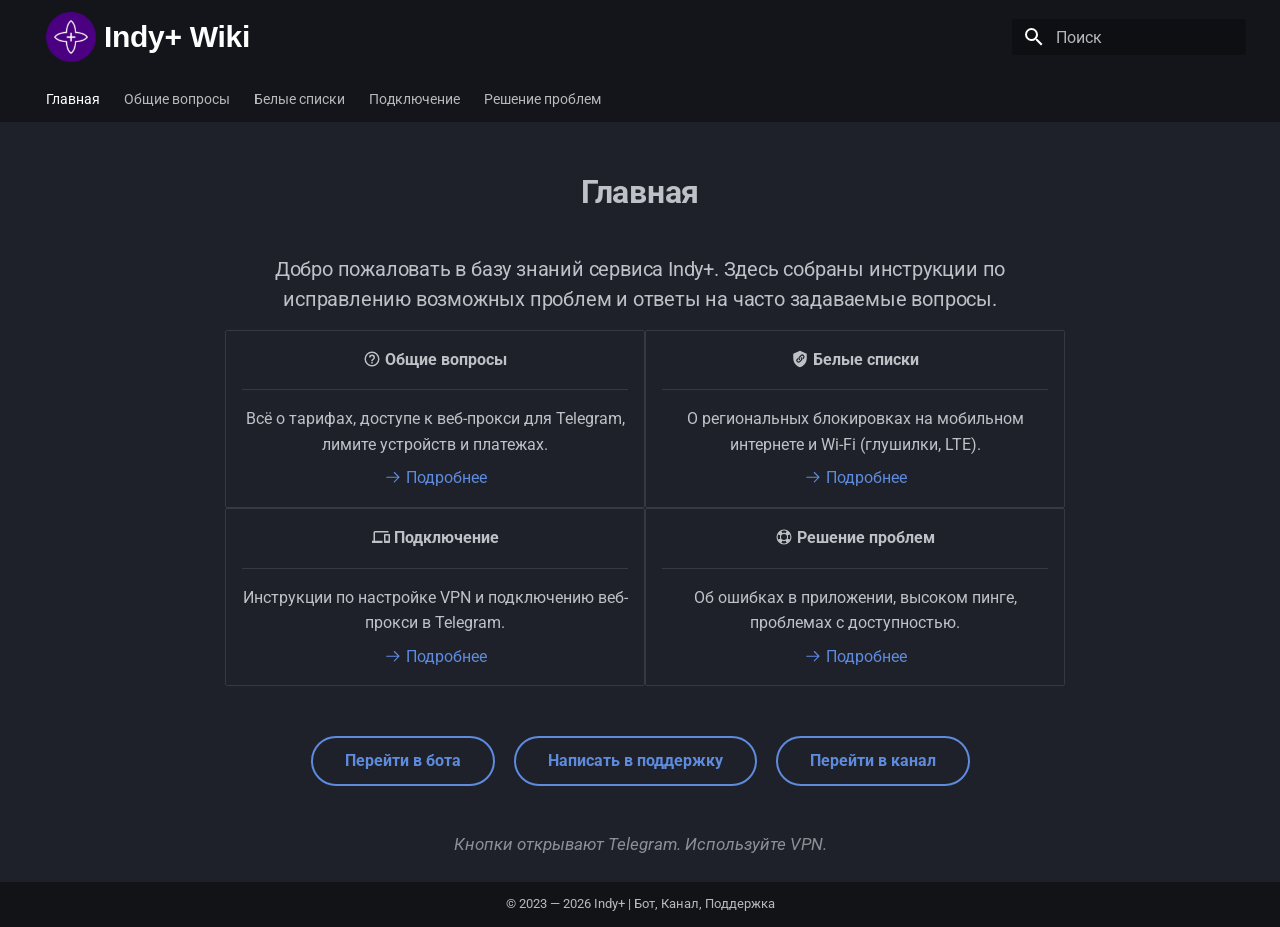
<file: index.html>
<!DOCTYPE html><html lang="ru" class="no-js"><head>
    
      <meta charset="utf-8">
      <meta name="viewport" content="width=device-width,initial-scale=1">
      
        <meta name="description" content="База знаний">
      
      
      
        <link rel="canonical" href="https://wiki.indy-plus.com/">
      
      
      
        <link rel="next" href="general/">
      
      
        
      
      
      <link rel="icon" href="assets/branding/indy-icon-round-32.png">
      <meta name="generator" content="mkdocs-1.6.1, mkdocs-material-9.7.7">
    
    
      
        <title>Indy+ Wiki</title>
      
    
    
      <link rel="stylesheet" href="assets/stylesheets/main.ec1eaa64.min.css">
      
        
        <link rel="stylesheet" href="assets/stylesheets/palette.ab4e12ef.min.css">
      
      


    
    
      
    
    
      
        
        
        <link rel="preconnect" href="https://fonts.gstatic.com" crossorigin="">
        <link rel="stylesheet" href="https://fonts.googleapis.com/css?family=Roboto:300,300i,400,400i,700,700i%7CRoboto+Mono:400,400i,700,700i&amp;display=fallback">
        <style>:root{--md-text-font:"Roboto";--md-code-font:"Roboto Mono"}</style>
      
    
    
      <link rel="stylesheet" href="stylesheets/extra.css">
    
    <script>__md_scope=new URL(".",location),__md_hash=e=>[...e].reduce(((e,_)=>(e<<5)-e+_.charCodeAt(0)),0),__md_get=(e,_=localStorage,t=__md_scope)=>JSON.parse(_.getItem(t.pathname+"."+e)),__md_set=(e,_,t=localStorage,a=__md_scope)=>{try{t.setItem(a.pathname+"."+e,JSON.stringify(_))}catch(e){}}</script>
    
      

    
    
  <link href="assets/stylesheets/glightbox.min.css" rel="stylesheet"><script src="assets/javascripts/glightbox.min.js"></script><style id="glightbox-style">
            html.glightbox-open { overflow: initial; height: 100%; }
            .gslide-title { margin-top: 0px; user-select: text; }
            .gslide-desc { color: #666; user-select: text; }
            .gslide-image img { background: white; }
            .gscrollbar-fixer { padding-right: 15px; }
            .gdesc-inner { font-size: 0.75rem; }
            body[data-md-color-scheme="slate"] .gdesc-inner { background: var(--md-default-bg-color); }
            body[data-md-color-scheme="slate"] .gslide-title { color: var(--md-default-fg-color); }
            body[data-md-color-scheme="slate"] .gslide-desc { color: var(--md-default-fg-color); }
        </style></head>
  
  
    
    
    
    
    
    <body dir="ltr" data-md-color-scheme="slate" data-md-color-primary="black" data-md-color-accent="deep-purple">
  
    
    <input class="md-toggle" data-md-toggle="drawer" type="checkbox" id="__drawer" autocomplete="off">
    <input class="md-toggle" data-md-toggle="search" type="checkbox" id="__search" autocomplete="off">
    <label class="md-overlay" for="__drawer"></label>
    <div data-md-component="skip">
      
        
        <a href="#_1" class="md-skip">
          Перейти к содержанию
        </a>
      
    </div>
    <div data-md-component="announce">
      
    </div>
    
    
      

<header class="md-header" data-md-component="header">
  <nav class="md-header__inner md-grid" aria-label="Верхний колонтитул">
    <a href="." title="Indy+ Wiki" class="md-header__button md-logo" aria-label="Indy+ Wiki" data-md-component="logo">
      
  <img src="assets/branding/indy-logo-round.png" alt="logo">

    </a>
    <label class="md-header__button md-icon" for="__drawer">
      
      <svg xmlns="http://www.w3.org/2000/svg" viewBox="0 0 24 24"><path d="M3 6h18v2H3zm0 5h18v2H3zm0 5h18v2H3z"></path></svg>
    </label>
    <div class="md-header__title" data-md-component="header-title">
      <div class="md-header__ellipsis">
        <div class="md-header__topic">
          <span class="md-ellipsis">
            Indy+ Wiki
          </span>
        </div>
        <div class="md-header__topic" data-md-component="header-topic">
          <span class="md-ellipsis">
            
              Главная
            
          </span>
        </div>
      </div>
    </div>
    
      
    
    
    
    
      
      
        <label class="md-header__button md-icon" for="__search">
          
          <svg xmlns="http://www.w3.org/2000/svg" viewBox="0 0 24 24"><path d="M9.5 3A6.5 6.5 0 0 1 16 9.5c0 1.61-.59 3.09-1.56 4.23l.27.27h.79l5 5-1.5 1.5-5-5v-.79l-.27-.27A6.52 6.52 0 0 1 9.5 16 6.5 6.5 0 0 1 3 9.5 6.5 6.5 0 0 1 9.5 3m0 2C7 5 5 7 5 9.5S7 14 9.5 14 14 12 14 9.5 12 5 9.5 5"></path></svg>
        </label>
        <div class="md-search" data-md-component="search" role="dialog">
  <label class="md-search__overlay" for="__search"></label>
  <div class="md-search__inner" role="search">
    <form class="md-search__form" name="search">
      <input type="text" class="md-search__input" name="query" aria-label="Поиск" placeholder="Поиск" autocapitalize="off" autocorrect="off" autocomplete="off" spellcheck="false" data-md-component="search-query" required="">
      <label class="md-search__icon md-icon" for="__search">
        
        <svg xmlns="http://www.w3.org/2000/svg" viewBox="0 0 24 24"><path d="M9.5 3A6.5 6.5 0 0 1 16 9.5c0 1.61-.59 3.09-1.56 4.23l.27.27h.79l5 5-1.5 1.5-5-5v-.79l-.27-.27A6.52 6.52 0 0 1 9.5 16 6.5 6.5 0 0 1 3 9.5 6.5 6.5 0 0 1 9.5 3m0 2C7 5 5 7 5 9.5S7 14 9.5 14 14 12 14 9.5 12 5 9.5 5"></path></svg>
        
        <svg xmlns="http://www.w3.org/2000/svg" viewBox="0 0 24 24"><path d="M20 11v2H8l5.5 5.5-1.42 1.42L4.16 12l7.92-7.92L13.5 5.5 8 11z"></path></svg>
      </label>
      <nav class="md-search__options" aria-label="Поиск">
        
        <button type="reset" class="md-search__icon md-icon" title="Очистить" aria-label="Очистить" tabindex="-1">
          
          <svg xmlns="http://www.w3.org/2000/svg" viewBox="0 0 24 24"><path d="M19 6.41 17.59 5 12 10.59 6.41 5 5 6.41 10.59 12 5 17.59 6.41 19 12 13.41 17.59 19 19 17.59 13.41 12z"></path></svg>
        </button>
      </nav>
      
        <div class="md-search__suggest" data-md-component="search-suggest"></div>
      
    </form>
    <div class="md-search__output">
      <div class="md-search__scrollwrap" tabindex="0" data-md-scrollfix="">
        <div class="md-search-result" data-md-component="search-result">
          <div class="md-search-result__meta">
            Инициализация поиска
          </div>
          <ol class="md-search-result__list" role="presentation"></ol>
        </div>
      </div>
    </div>
  </div>
</div>
      
    
    
  </nav>
  
</header>
    
    <div class="md-container" data-md-component="container">
      
      
        
          
            
<nav class="md-tabs" aria-label="Вкладки" data-md-component="tabs">
  <div class="md-grid">
    <ul class="md-tabs__list">
      
        
  
  
  
    
  
  
    <li class="md-tabs__item md-tabs__item--active">
      <a href="." class="md-tabs__link">
        
  
  
    
  
  Главная

      </a>
    </li>
  

      
        
  
  
  
  
    <li class="md-tabs__item">
      <a href="general/" class="md-tabs__link">
        
  
  
    
  
  Общие вопросы

      </a>
    </li>
  

      
        
  
  
  
  
    <li class="md-tabs__item">
      <a href="whitelist/" class="md-tabs__link">
        
  
  
    
  
  Белые списки

      </a>
    </li>
  

      
        
  
  
  
  
    <li class="md-tabs__item">
      <a href="connection/" class="md-tabs__link">
        
  
  
    
  
  Подключение

      </a>
    </li>
  

      
        
  
  
  
  
    <li class="md-tabs__item">
      <a href="troubleshooting/" class="md-tabs__link">
        
  
  
    
  
  Решение проблем

      </a>
    </li>
  

      
    </ul>
  </div>
</nav>
          
        
      
      <main class="md-main" data-md-component="main">
        <div class="md-main__inner md-grid">
          
            
              
                
              
              <div class="md-sidebar md-sidebar--primary" data-md-component="sidebar" data-md-type="navigation" hidden="">
                <div class="md-sidebar__scrollwrap">
                  <div class="md-sidebar__inner">
                    


  


  

<nav class="md-nav md-nav--primary md-nav--lifted md-nav--integrated" aria-label="Навигация" data-md-level="0">
  <label class="md-nav__title" for="__drawer">
    <a href="." title="Indy+ Wiki" class="md-nav__button md-logo" aria-label="Indy+ Wiki" data-md-component="logo">
      
  <img src="assets/branding/indy-logo-round.png" alt="logo">

    </a>
    Indy+ Wiki
  </label>
  
  <ul class="md-nav__list" data-md-scrollfix="">
    
      
      
  
  
    
  
  
  
    <li class="md-nav__item md-nav__item--active">
      
      <input class="md-nav__toggle md-toggle" type="checkbox" id="__toc">
      
      
        
      
      
        <label class="md-nav__link md-nav__link--active" for="__toc">
          
  
  
  <span class="md-ellipsis">
    
  
    Главная
  

    
  </span>
  
  

          <span class="md-nav__icon md-icon"></span>
        </label>
      
      <a href="." class="md-nav__link md-nav__link--active">
        
  
  
  <span class="md-ellipsis">
    
  
    Главная
  

    
  </span>
  
  

      </a>
      
        

<nav class="md-nav md-nav--secondary" aria-label="Содержание">
  
  
  
    
  
  
    <label class="md-nav__title" for="__toc">
      <span class="md-nav__icon md-icon"></span>
      Содержание
    </label>
    <ul class="md-nav__list" data-md-component="toc" data-md-scrollfix="">
      
        <li class="md-nav__item">
  <a href="#indy" class="md-nav__link">
    <span class="md-ellipsis">
      
        Добро пожаловать в базу знаний сервиса Indy+. Здесь собраны инструкции по исправлению возможных проблем и ответы на часто задаваемые вопросы.
      
    </span>
  </a>
  
</li>
      
    </ul>
  
</nav>
      
    </li>
  

    
      
      
  
  
  
  
    <li class="md-nav__item">
      <a href="general/" class="md-nav__link">
        
  
  
  <span class="md-ellipsis">
    
  
    Общие вопросы
  

    
  </span>
  
  

      </a>
    </li>
  

    
      
      
  
  
  
  
    <li class="md-nav__item">
      <a href="whitelist/" class="md-nav__link">
        
  
  
  <span class="md-ellipsis">
    
  
    Белые списки
  

    
  </span>
  
  

      </a>
    </li>
  

    
      
      
  
  
  
  
    <li class="md-nav__item">
      <a href="connection/" class="md-nav__link">
        
  
  
  <span class="md-ellipsis">
    
  
    Подключение
  

    
  </span>
  
  

      </a>
    </li>
  

    
      
      
  
  
  
  
    <li class="md-nav__item">
      <a href="troubleshooting/" class="md-nav__link">
        
  
  
  <span class="md-ellipsis">
    
  
    Решение проблем
  

    
  </span>
  
  

      </a>
    </li>
  

    
  </ul>
</nav>
                  </div>
                </div>
              </div>
            
            
          
          
            <div class="md-content" data-md-component="content">
              
              <article class="md-content__inner md-typeset">
                
                  
  




<div style="max-width: 850px; margin: 0 auto; text-align: center;">
<h1 id="_1">Главная</h1>
<h3 id="indy">Добро пожаловать в базу знаний сервиса Indy+. Здесь собраны инструкции по исправлению возможных проблем и ответы на часто задаваемые вопросы.</h3>
<div class="grid cards" style="text-align: center; margin-bottom: 2.5rem;">
<ul>
<li>
<p><span class="twemoji"><svg xmlns="http://www.w3.org/2000/svg" viewBox="0 0 24 24"><path d="M11 18h2v-2h-2zm1-16A10 10 0 0 0 2 12a10 10 0 0 0 10 10 10 10 0 0 0 10-10A10 10 0 0 0 12 2m0 18c-4.41 0-8-3.59-8-8s3.59-8 8-8 8 3.59 8 8-3.59 8-8 8m0-14a4 4 0 0 0-4 4h2a2 2 0 0 1 2-2 2 2 0 0 1 2 2c0 2-3 1.75-3 5h2c0-2.25 3-2.5 3-5a4 4 0 0 0-4-4"></path></svg></span> <strong>Общие вопросы</strong></p>
<hr>
<p>Всё о тарифах, доступе к веб-прокси для Telegram, лимите устройств и платежах.</p>
<p><a href="general/"><span class="twemoji"><svg xmlns="http://www.w3.org/2000/svg" viewBox="0 0 24 24"><path d="M13.22 19.03a.75.75 0 0 1 0-1.06L18.19 13H3.75a.75.75 0 0 1 0-1.5h14.44l-4.97-4.97a.749.749 0 0 1 .326-1.275.75.75 0 0 1 .734.215l6.25 6.25a.75.75 0 0 1 0 1.06l-6.25 6.25a.75.75 0 0 1-1.06 0"></path></svg></span> Подробнее</a></p>
</li>
<li>
<p><span class="twemoji"><svg xmlns="http://www.w3.org/2000/svg" viewBox="0 0 24 24"><path d="M12 1 3 5v6c0 5.55 3.84 10.74 9 12 5.16-1.26 9-6.45 9-12V5zm2.28 13.08-2.02 2.02c-.6.6-1.39.9-2.18.9s-1.58-.3-2.18-.9a3.09 3.09 0 0 1 0-4.36l1.25-1.24-.01.56c0 .44.07.89.22 1.31l.05.13-.37.37c-.28.28-.44.66-.44 1.05 0 .4.16.77.44 1.05.56.56 1.53.56 2.09 0l2.01-2.01c.29-.29.44-.66.44-1.05 0-.41-.15-.77-.43-1.05a.83.83 0 0 1-.25-.57c0-.21.1-.41.25-.56.3-.31.85-.3 1.13 0 .58.58.9 1.35.9 2.17 0 .83-.32 1.6-.9 2.18m2.82-2.82-1.25 1.24.01-.56c0-.44-.07-.88-.22-1.3l-.04-.14.36-.37c.29-.28.44-.63.44-1.05 0-.39-.15-.76-.43-1.04-.57-.57-1.54-.57-2.1 0l-2.01 2.01c-.28.28-.44.65-.44 1.05s.15.76.44 1.04c.14.15.24.36.24.57 0 .22-.1.42-.25.57-.15.16-.35.22-.56.22-.2 0-.41-.07-.57-.22a3.054 3.054 0 0 1 0-4.36l2.02-2.02a3.09 3.09 0 0 1 4.36 0c.58.6.9 1.36.9 2.18s-.32 1.6-.9 2.18"></path></svg></span> <strong>Белые списки</strong></p>
<hr>
<p>О региональных блокировках на мобильном интернете и Wi-Fi (глушилки, LTE).</p>
<p><a href="whitelist/"><span class="twemoji"><svg xmlns="http://www.w3.org/2000/svg" viewBox="0 0 24 24"><path d="M13.22 19.03a.75.75 0 0 1 0-1.06L18.19 13H3.75a.75.75 0 0 1 0-1.5h14.44l-4.97-4.97a.749.749 0 0 1 .326-1.275.75.75 0 0 1 .734.215l6.25 6.25a.75.75 0 0 1 0 1.06l-6.25 6.25a.75.75 0 0 1-1.06 0"></path></svg></span> Подробнее</a></p>
</li>
<li>
<p><span class="twemoji"><svg xmlns="http://www.w3.org/2000/svg" viewBox="0 0 24 24"><path d="M22 17h-4v-7h4m1-2h-6a1 1 0 0 0-1 1v10a1 1 0 0 0 1 1h6a1 1 0 0 0 1-1V9a1 1 0 0 0-1-1M4 6h18V4H4a2 2 0 0 0-2 2v11H0v3h14v-3H4z"></path></svg></span> <strong>Подключение</strong></p>
<hr>
<p>Инструкции по настройке VPN и подключению веб-прокси в Telegram.</p>
<p><a href="connection/"><span class="twemoji"><svg xmlns="http://www.w3.org/2000/svg" viewBox="0 0 24 24"><path d="M13.22 19.03a.75.75 0 0 1 0-1.06L18.19 13H3.75a.75.75 0 0 1 0-1.5h14.44l-4.97-4.97a.749.749 0 0 1 .326-1.275.75.75 0 0 1 .734.215l6.25 6.25a.75.75 0 0 1 0 1.06l-6.25 6.25a.75.75 0 0 1-1.06 0"></path></svg></span> Подробнее</a></p>
</li>
<li>
<p><span class="twemoji"><svg xmlns="http://www.w3.org/2000/svg" viewBox="0 0 24 24"><path d="M19.79 15.41c.95-2.17.95-4.66 0-6.82l-2.74 1.24c.6 1.38.6 2.95.01 4.34zm-4.37-11.2a8.54 8.54 0 0 0-6.83 0l1.24 2.73c1.39-.59 2.96-.59 4.35.01zM4.21 8.58a8.56 8.56 0 0 0 0 6.84l2.74-1.25c-.6-1.38-.6-2.96 0-4.35zm4.38 11.21a8.5 8.5 0 0 0 6.83-.01l-1.24-2.73a5.5 5.5 0 0 1-4.34.01zM12 2a10 10 0 0 1 10 10 10 10 0 0 1-10 10A10 10 0 0 1 2 12 10 10 0 0 1 12 2m0 6a4 4 0 0 0-4 4 4 4 0 0 0 4 4 4 4 0 0 0 4-4 4 4 0 0 0-4-4"></path></svg></span> <strong>Решение проблем</strong></p>
<hr>
<p>Об ошибках в приложении, высоком пинге, проблемах с доступностью.</p>
<p><a href="troubleshooting/"><span class="twemoji"><svg xmlns="http://www.w3.org/2000/svg" viewBox="0 0 24 24"><path d="M13.22 19.03a.75.75 0 0 1 0-1.06L18.19 13H3.75a.75.75 0 0 1 0-1.5h14.44l-4.97-4.97a.749.749 0 0 1 .326-1.275.75.75 0 0 1 .734.215l6.25 6.25a.75.75 0 0 1 0 1.06l-6.25 6.25a.75.75 0 0 1-1.06 0"></path></svg></span> Подробнее</a></p>
</li>
</ul>
</div>
<p><a class="md-button md-button" href="https://t.me/IndyPlusBot">Перейти в бота</a>
<a class="md-button" href="https://t.me/IndyPlusManager">Написать в поддержку</a>
<a class="md-button" href="https://t.me/IndyPlus">Перейти в канал</a></p>
<p style="font-size: 0.85rem; color: var(--md-default-fg-color--light); margin-top: 1.5rem;">
<i>Кнопки открывают Telegram. Используйте VPN.</i>
</p>
</div>







  
  




  



                
              </article>
            </div>
          
          
<script>var target=document.getElementById(location.hash.slice(1));target&&target.name&&(target.checked=target.name.startsWith("__tabbed_"))</script>
        </div>
        
      </main>
      
        <footer class="md-footer">
  
  <div class="md-footer-meta md-typeset">
    <div class="md-footer-meta__inner md-grid">
      <div class="md-copyright">
  
    <div class="md-copyright__highlight">
      © 2023 — 2026 Indy+ | <a href="https://t.me/IndyPlusBot" target="_blank">Бот</a>, <a href="https://t.me/IndyPlus" target="_blank">Канал</a>, <a href="https://t.me/IndyPlusManager" target="_blank">Поддержка</a>
    </div>
  
  
</div>
      
    </div>
  </div>
</footer>
      
    </div>
    <div class="md-dialog" data-md-component="dialog">
      <div class="md-dialog__inner md-typeset"></div>
    </div>
    
    
    
      
      
      <script id="__config" type="application/json">{"annotate": null, "base": ".", "features": ["navigation.tabs", "navigation.sections", "search.suggest", "toc.integrate", "navigation.instant", "navigation.instant.prefetch"], "search": "assets/javascripts/workers/search.2c215733.min.js", "tags": null, "translations": {"clipboard.copied": "\u0421\u043a\u043e\u043f\u0438\u0440\u043e\u0432\u0430\u043d\u043e \u0432 \u0431\u0443\u0444\u0435\u0440", "clipboard.copy": "\u041a\u043e\u043f\u0438\u0440\u043e\u0432\u0430\u0442\u044c \u0432 \u0431\u0443\u0444\u0435\u0440", "search.result.more.one": "\u0415\u0449\u0451 1 \u043d\u0430 \u044d\u0442\u043e\u0439 \u0441\u0442\u0440\u0430\u043d\u0438\u0446\u0435", "search.result.more.other": "\u0415\u0449\u0451 # \u043d\u0430 \u044d\u0442\u043e\u0439 \u0441\u0442\u0440\u0430\u043d\u0438\u0446\u0435", "search.result.none": "\u0421\u043e\u0432\u043f\u0430\u0434\u0435\u043d\u0438\u0439 \u043d\u0435 \u043d\u0430\u0439\u0434\u0435\u043d\u043e", "search.result.one": "\u041d\u0430\u0439\u0434\u0435\u043d\u043e 1 \u0441\u043e\u0432\u043f\u0430\u0434\u0435\u043d\u0438\u0435", "search.result.other": "\u041d\u0430\u0439\u0434\u0435\u043d\u043e \u0441\u043e\u0432\u043f\u0430\u0434\u0435\u043d\u0438\u0439: #", "search.result.placeholder": "\u041d\u0430\u0447\u043d\u0438\u0442\u0435 \u043f\u0435\u0447\u0430\u0442\u0430\u0442\u044c \u0434\u043b\u044f \u043f\u043e\u0438\u0441\u043a\u0430", "search.result.term.missing": "\u041e\u0442\u0441\u0443\u0442\u0441\u0442\u0432\u0443\u0435\u0442", "select.version": "\u0412\u044b\u0431\u0435\u0440\u0438\u0442\u0435 \u0432\u0435\u0440\u0441\u0438\u044e"}, "version": null}</script>
    
    
      <script src="assets/javascripts/bundle.d7400e89.min.js"></script>
      
        <script src="javascripts/extra.js"></script>
      
    
  
<script id="init-glightbox">const lightbox = GLightbox({"touchNavigation": true, "loop": false, "zoomable": true, "draggable": true, "openEffect": "zoom", "closeEffect": "zoom", "slideEffect": "slide"});
document$.subscribe(()=>{ lightbox.reload(); });
</script></body></html>
</file>
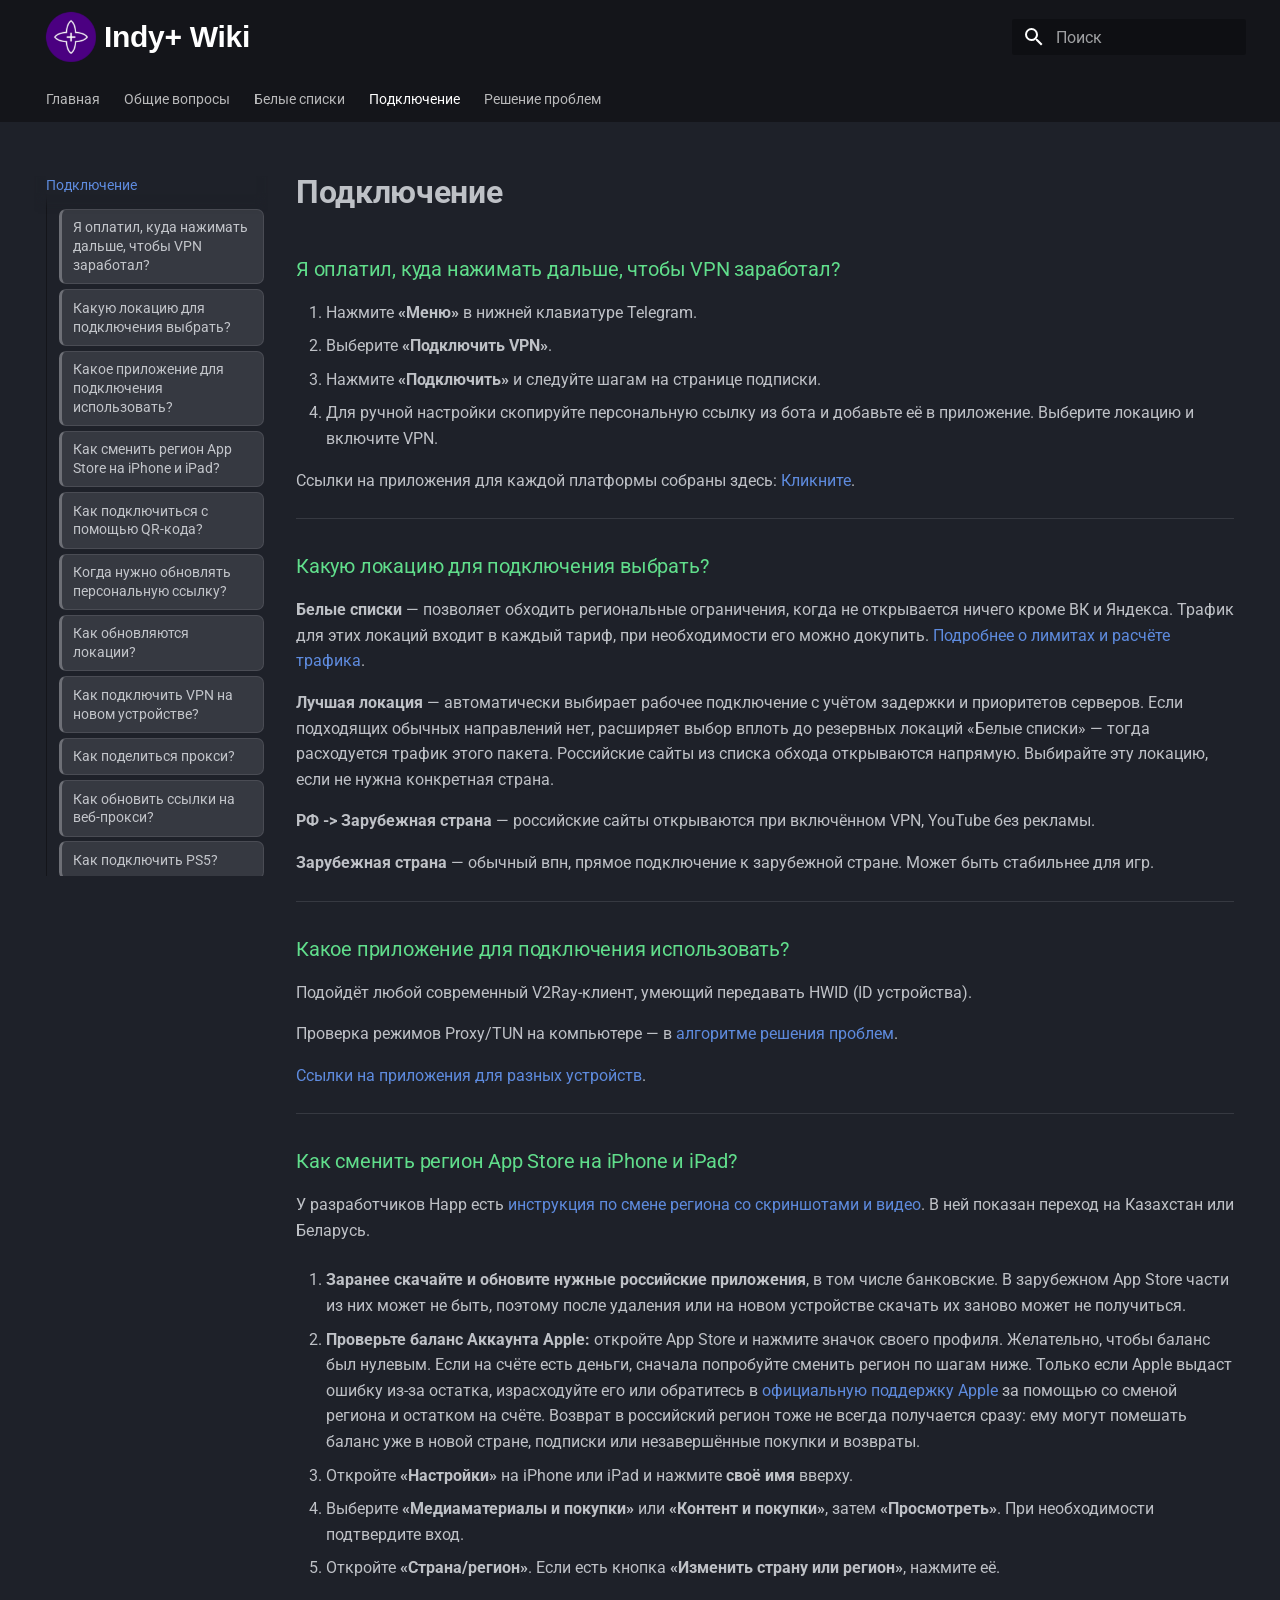
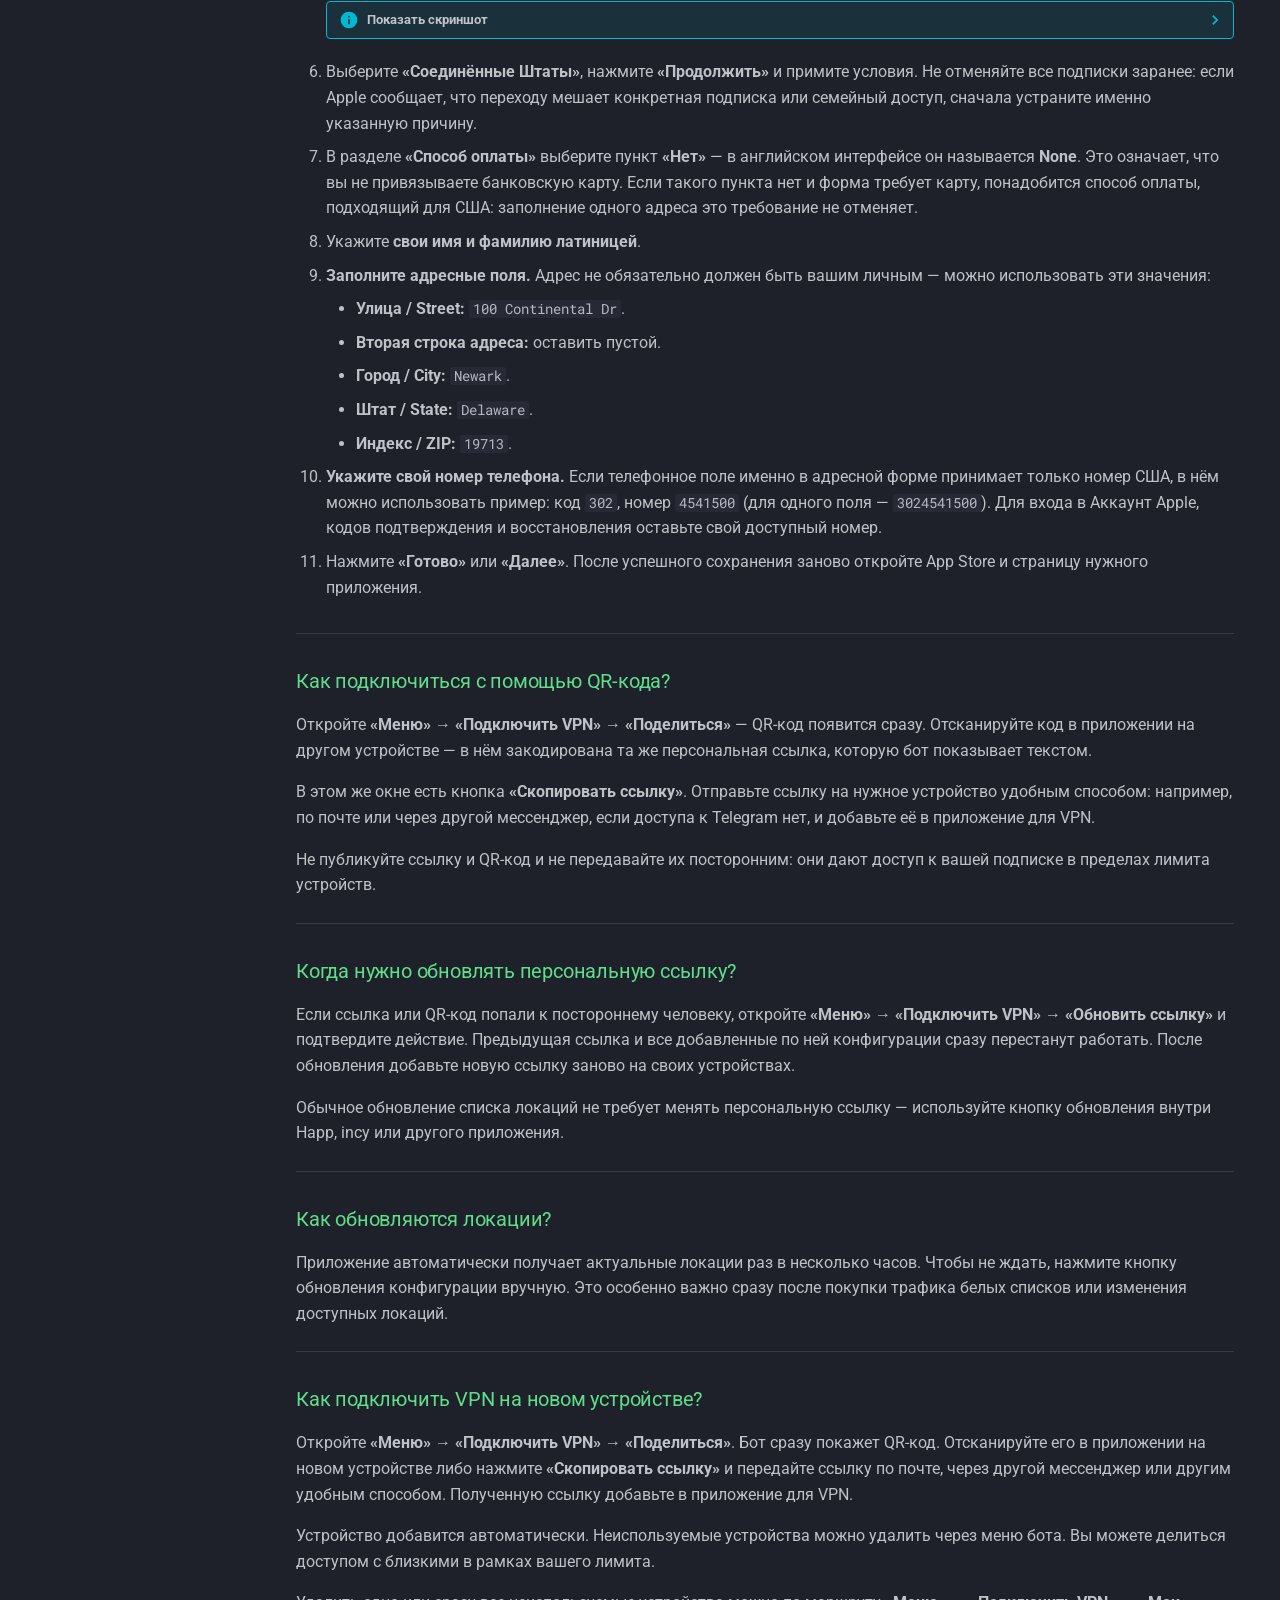
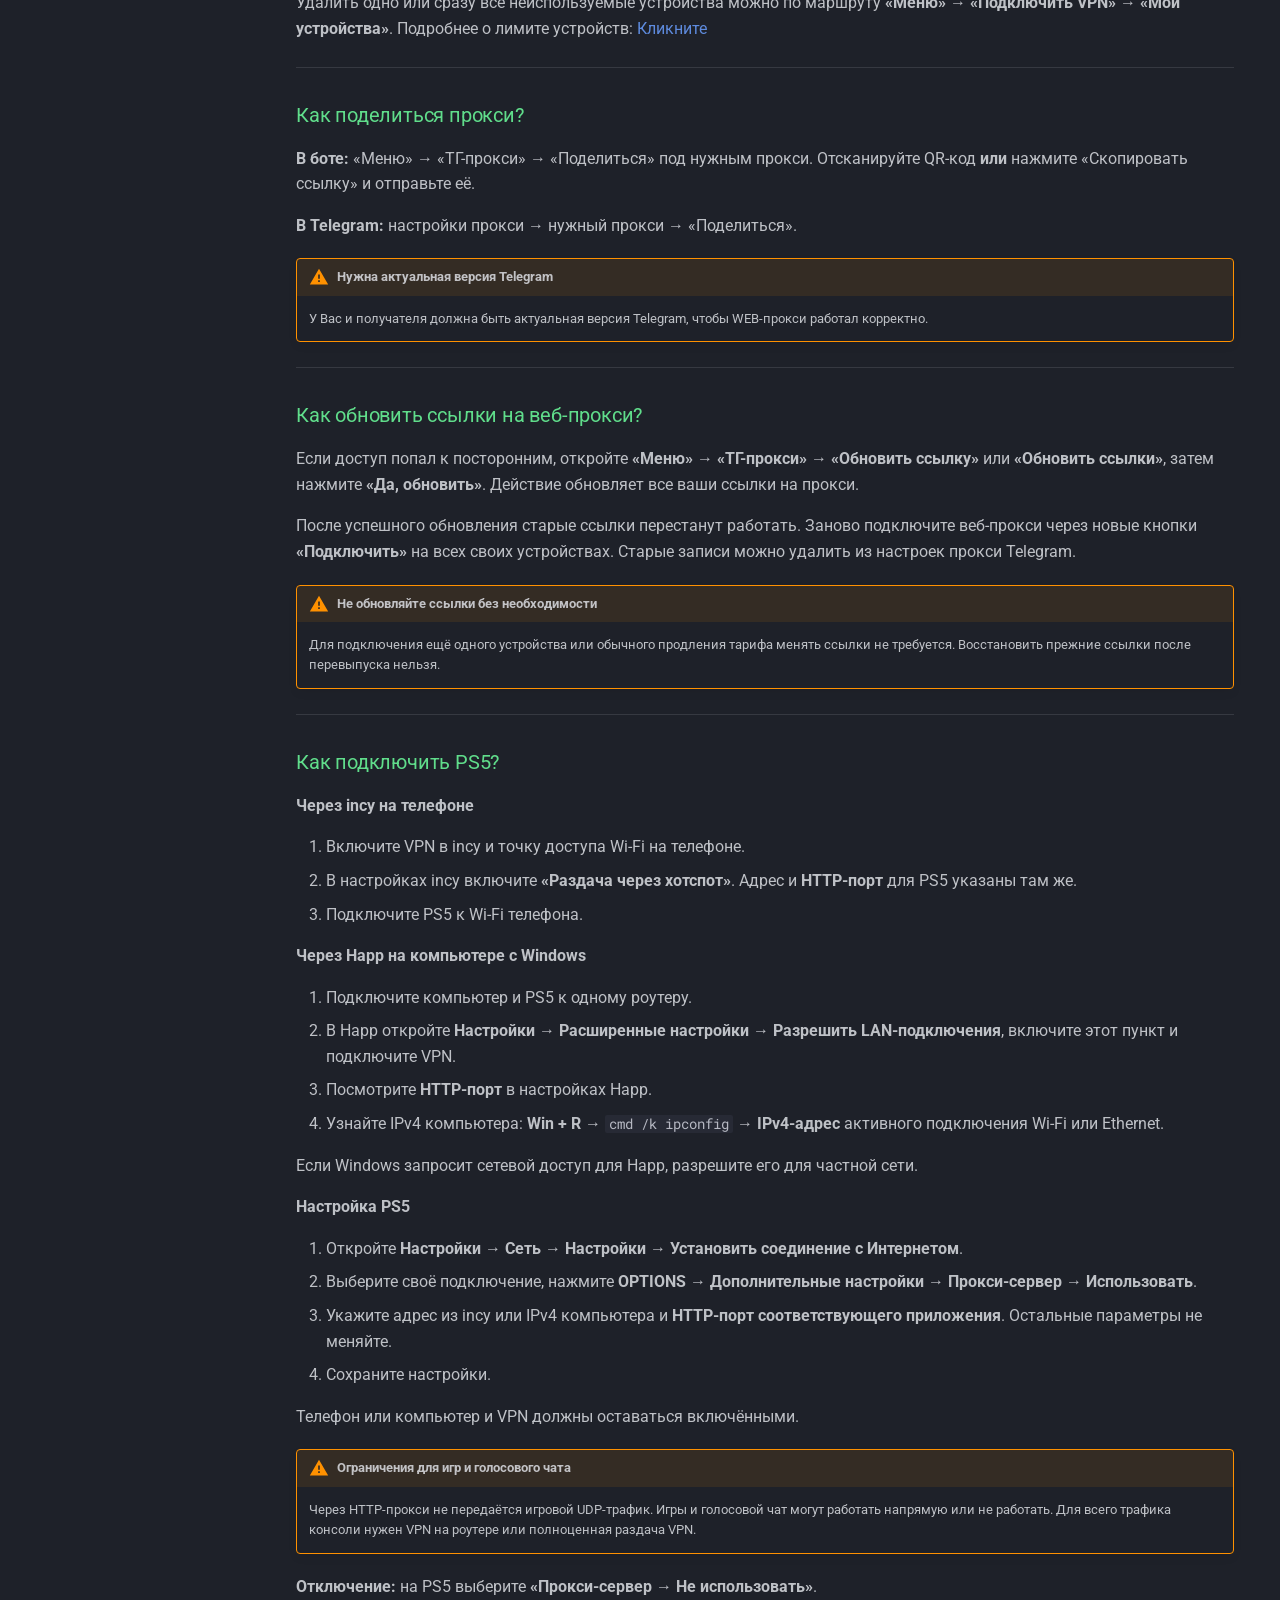
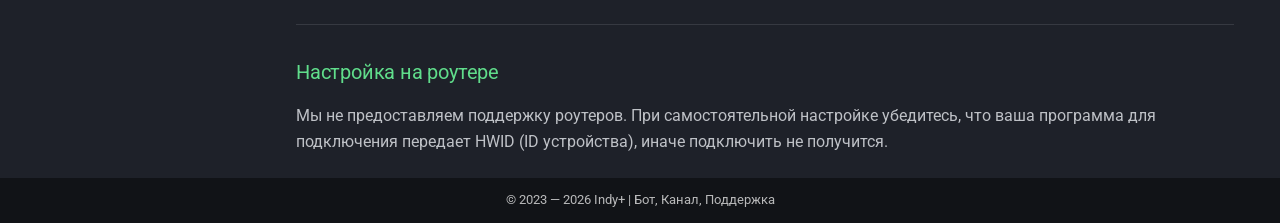
<file: connection/index.html>
<!DOCTYPE html><html lang="ru" class="no-js"><head>
    
      <meta charset="utf-8">
      <meta name="viewport" content="width=device-width,initial-scale=1">
      
        <meta name="description" content="База знаний">
      
      
      
        <link rel="canonical" href="https://wiki.indy-plus.com/connection/">
      
      
        <link rel="prev" href="../whitelist/">
      
      
        <link rel="next" href="../troubleshooting/">
      
      
        
      
      
      <link rel="icon" href="../assets/branding/indy-icon-round-32.png">
      <meta name="generator" content="mkdocs-1.6.1, mkdocs-material-9.7.7">
    
    
      
        <title>Подключение - Indy+ Wiki</title>
      
    
    
      <link rel="stylesheet" href="../assets/stylesheets/main.ec1eaa64.min.css">
      
        
        <link rel="stylesheet" href="../assets/stylesheets/palette.ab4e12ef.min.css">
      
      


    
    
      
    
    
      
        
        
        <link rel="preconnect" href="https://fonts.gstatic.com" crossorigin="">
        <link rel="stylesheet" href="https://fonts.googleapis.com/css?family=Roboto:300,300i,400,400i,700,700i%7CRoboto+Mono:400,400i,700,700i&amp;display=fallback">
        <style>:root{--md-text-font:"Roboto";--md-code-font:"Roboto Mono"}</style>
      
    
    
      <link rel="stylesheet" href="../stylesheets/extra.css">
    
    <script>__md_scope=new URL("..",location),__md_hash=e=>[...e].reduce(((e,_)=>(e<<5)-e+_.charCodeAt(0)),0),__md_get=(e,_=localStorage,t=__md_scope)=>JSON.parse(_.getItem(t.pathname+"."+e)),__md_set=(e,_,t=localStorage,a=__md_scope)=>{try{t.setItem(a.pathname+"."+e,JSON.stringify(_))}catch(e){}}</script>
    
      

    
    
  <link href="../assets/stylesheets/glightbox.min.css" rel="stylesheet"><script src="../assets/javascripts/glightbox.min.js"></script><style id="glightbox-style">
            html.glightbox-open { overflow: initial; height: 100%; }
            .gslide-title { margin-top: 0px; user-select: text; }
            .gslide-desc { color: #666; user-select: text; }
            .gslide-image img { background: white; }
            .gscrollbar-fixer { padding-right: 15px; }
            .gdesc-inner { font-size: 0.75rem; }
            body[data-md-color-scheme="slate"] .gdesc-inner { background: var(--md-default-bg-color); }
            body[data-md-color-scheme="slate"] .gslide-title { color: var(--md-default-fg-color); }
            body[data-md-color-scheme="slate"] .gslide-desc { color: var(--md-default-fg-color); }
        </style></head>
  
  
    
    
    
    
    
    <body dir="ltr" data-md-color-scheme="slate" data-md-color-primary="black" data-md-color-accent="deep-purple">
  
    
    <input class="md-toggle" data-md-toggle="drawer" type="checkbox" id="__drawer" autocomplete="off">
    <input class="md-toggle" data-md-toggle="search" type="checkbox" id="__search" autocomplete="off">
    <label class="md-overlay" for="__drawer"></label>
    <div data-md-component="skip">
      
        
        <a href="#_1" class="md-skip">
          Перейти к содержанию
        </a>
      
    </div>
    <div data-md-component="announce">
      
    </div>
    
    
      

<header class="md-header" data-md-component="header">
  <nav class="md-header__inner md-grid" aria-label="Верхний колонтитул">
    <a href=".." title="Indy+ Wiki" class="md-header__button md-logo" aria-label="Indy+ Wiki" data-md-component="logo">
      
  <img src="../assets/branding/indy-logo-round.png" alt="logo">

    </a>
    <label class="md-header__button md-icon" for="__drawer">
      
      <svg xmlns="http://www.w3.org/2000/svg" viewBox="0 0 24 24"><path d="M3 6h18v2H3zm0 5h18v2H3zm0 5h18v2H3z"></path></svg>
    </label>
    <div class="md-header__title" data-md-component="header-title">
      <div class="md-header__ellipsis">
        <div class="md-header__topic">
          <span class="md-ellipsis">
            Indy+ Wiki
          </span>
        </div>
        <div class="md-header__topic" data-md-component="header-topic">
          <span class="md-ellipsis">
            
              Подключение
            
          </span>
        </div>
      </div>
    </div>
    
      
    
    
    
    
      
      
        <label class="md-header__button md-icon" for="__search">
          
          <svg xmlns="http://www.w3.org/2000/svg" viewBox="0 0 24 24"><path d="M9.5 3A6.5 6.5 0 0 1 16 9.5c0 1.61-.59 3.09-1.56 4.23l.27.27h.79l5 5-1.5 1.5-5-5v-.79l-.27-.27A6.52 6.52 0 0 1 9.5 16 6.5 6.5 0 0 1 3 9.5 6.5 6.5 0 0 1 9.5 3m0 2C7 5 5 7 5 9.5S7 14 9.5 14 14 12 14 9.5 12 5 9.5 5"></path></svg>
        </label>
        <div class="md-search" data-md-component="search" role="dialog">
  <label class="md-search__overlay" for="__search"></label>
  <div class="md-search__inner" role="search">
    <form class="md-search__form" name="search">
      <input type="text" class="md-search__input" name="query" aria-label="Поиск" placeholder="Поиск" autocapitalize="off" autocorrect="off" autocomplete="off" spellcheck="false" data-md-component="search-query" required="">
      <label class="md-search__icon md-icon" for="__search">
        
        <svg xmlns="http://www.w3.org/2000/svg" viewBox="0 0 24 24"><path d="M9.5 3A6.5 6.5 0 0 1 16 9.5c0 1.61-.59 3.09-1.56 4.23l.27.27h.79l5 5-1.5 1.5-5-5v-.79l-.27-.27A6.52 6.52 0 0 1 9.5 16 6.5 6.5 0 0 1 3 9.5 6.5 6.5 0 0 1 9.5 3m0 2C7 5 5 7 5 9.5S7 14 9.5 14 14 12 14 9.5 12 5 9.5 5"></path></svg>
        
        <svg xmlns="http://www.w3.org/2000/svg" viewBox="0 0 24 24"><path d="M20 11v2H8l5.5 5.5-1.42 1.42L4.16 12l7.92-7.92L13.5 5.5 8 11z"></path></svg>
      </label>
      <nav class="md-search__options" aria-label="Поиск">
        
        <button type="reset" class="md-search__icon md-icon" title="Очистить" aria-label="Очистить" tabindex="-1">
          
          <svg xmlns="http://www.w3.org/2000/svg" viewBox="0 0 24 24"><path d="M19 6.41 17.59 5 12 10.59 6.41 5 5 6.41 10.59 12 5 17.59 6.41 19 12 13.41 17.59 19 19 17.59 13.41 12z"></path></svg>
        </button>
      </nav>
      
        <div class="md-search__suggest" data-md-component="search-suggest"></div>
      
    </form>
    <div class="md-search__output">
      <div class="md-search__scrollwrap" tabindex="0" data-md-scrollfix="">
        <div class="md-search-result" data-md-component="search-result">
          <div class="md-search-result__meta">
            Инициализация поиска
          </div>
          <ol class="md-search-result__list" role="presentation"></ol>
        </div>
      </div>
    </div>
  </div>
</div>
      
    
    
  </nav>
  
</header>
    
    <div class="md-container" data-md-component="container">
      
      
        
          
            
<nav class="md-tabs" aria-label="Вкладки" data-md-component="tabs">
  <div class="md-grid">
    <ul class="md-tabs__list">
      
        
  
  
  
  
    <li class="md-tabs__item">
      <a href=".." class="md-tabs__link">
        
  
  
    
  
  Главная

      </a>
    </li>
  

      
        
  
  
  
  
    <li class="md-tabs__item">
      <a href="../general/" class="md-tabs__link">
        
  
  
    
  
  Общие вопросы

      </a>
    </li>
  

      
        
  
  
  
  
    <li class="md-tabs__item">
      <a href="../whitelist/" class="md-tabs__link">
        
  
  
    
  
  Белые списки

      </a>
    </li>
  

      
        
  
  
  
    
  
  
    <li class="md-tabs__item md-tabs__item--active">
      <a href="./" class="md-tabs__link">
        
  
  
    
  
  Подключение

      </a>
    </li>
  

      
        
  
  
  
  
    <li class="md-tabs__item">
      <a href="../troubleshooting/" class="md-tabs__link">
        
  
  
    
  
  Решение проблем

      </a>
    </li>
  

      
    </ul>
  </div>
</nav>
          
        
      
      <main class="md-main" data-md-component="main">
        <div class="md-main__inner md-grid">
          
            
              
              <div class="md-sidebar md-sidebar--primary" data-md-component="sidebar" data-md-type="navigation">
                <div class="md-sidebar__scrollwrap">
                  <div class="md-sidebar__inner">
                    


  


  

<nav class="md-nav md-nav--primary md-nav--lifted md-nav--integrated" aria-label="Навигация" data-md-level="0">
  <label class="md-nav__title" for="__drawer">
    <a href=".." title="Indy+ Wiki" class="md-nav__button md-logo" aria-label="Indy+ Wiki" data-md-component="logo">
      
  <img src="../assets/branding/indy-logo-round.png" alt="logo">

    </a>
    Indy+ Wiki
  </label>
  
  <ul class="md-nav__list" data-md-scrollfix="">
    
      
      
  
  
  
  
    <li class="md-nav__item">
      <a href=".." class="md-nav__link">
        
  
  
  <span class="md-ellipsis">
    
  
    Главная
  

    
  </span>
  
  

      </a>
    </li>
  

    
      
      
  
  
  
  
    <li class="md-nav__item">
      <a href="../general/" class="md-nav__link">
        
  
  
  <span class="md-ellipsis">
    
  
    Общие вопросы
  

    
  </span>
  
  

      </a>
    </li>
  

    
      
      
  
  
  
  
    <li class="md-nav__item">
      <a href="../whitelist/" class="md-nav__link">
        
  
  
  <span class="md-ellipsis">
    
  
    Белые списки
  

    
  </span>
  
  

      </a>
    </li>
  

    
      
      
  
  
    
  
  
  
    <li class="md-nav__item md-nav__item--active">
      
      <input class="md-nav__toggle md-toggle" type="checkbox" id="__toc">
      
      
        
      
      
        <label class="md-nav__link md-nav__link--active" for="__toc">
          
  
  
  <span class="md-ellipsis">
    
  
    Подключение
  

    
  </span>
  
  

          <span class="md-nav__icon md-icon"></span>
        </label>
      
      <a href="./" class="md-nav__link md-nav__link--active">
        
  
  
  <span class="md-ellipsis">
    
  
    Подключение
  

    
  </span>
  
  

      </a>
      
        

<nav class="md-nav md-nav--secondary" aria-label="Содержание">
  
  
  
    
  
  
    <label class="md-nav__title" for="__toc">
      <span class="md-nav__icon md-icon"></span>
      Содержание
    </label>
    <ul class="md-nav__list" data-md-component="toc" data-md-scrollfix="">
      
        <li class="md-nav__item">
  <a href="#first-connection" class="md-nav__link">
    <span class="md-ellipsis">
      
        Я оплатил, куда нажимать дальше, чтобы VPN заработал?
      
    </span>
  </a>
  
</li>
      
        <li class="md-nav__item">
  <a href="#_2" class="md-nav__link">
    <span class="md-ellipsis">
      
        Какую локацию для подключения выбрать?
      
    </span>
  </a>
  
</li>
      
        <li class="md-nav__item">
  <a href="#_3" class="md-nav__link">
    <span class="md-ellipsis">
      
        Какое приложение для подключения использовать?
      
    </span>
  </a>
  
</li>
      
        <li class="md-nav__item">
  <a href="#app-store-region" class="md-nav__link">
    <span class="md-ellipsis">
      
        Как сменить регион App Store на iPhone и iPad?
      
    </span>
  </a>
  
</li>
      
        <li class="md-nav__item">
  <a href="#qr-" class="md-nav__link">
    <span class="md-ellipsis">
      
        Как подключиться с помощью QR-кода?
      
    </span>
  </a>
  
</li>
      
        <li class="md-nav__item">
  <a href="#_4" class="md-nav__link">
    <span class="md-ellipsis">
      
        Когда нужно обновлять персональную ссылку?
      
    </span>
  </a>
  
</li>
      
        <li class="md-nav__item">
  <a href="#_5" class="md-nav__link">
    <span class="md-ellipsis">
      
        Как обновляются локации?
      
    </span>
  </a>
  
</li>
      
        <li class="md-nav__item">
  <a href="#vpn" class="md-nav__link">
    <span class="md-ellipsis">
      
        Как подключить VPN на новом устройстве?
      
    </span>
  </a>
  
</li>
      
        <li class="md-nav__item">
  <a href="#share-tg-proxy" class="md-nav__link">
    <span class="md-ellipsis">
      
        Как поделиться прокси?
      
    </span>
  </a>
  
</li>
      
        <li class="md-nav__item">
  <a href="#web-proxy-link-update" class="md-nav__link">
    <span class="md-ellipsis">
      
        Как обновить ссылки на веб-прокси?
      
    </span>
  </a>
  
</li>
      
        <li class="md-nav__item">
  <a href="#ps5" class="md-nav__link">
    <span class="md-ellipsis">
      
        Как подключить PS5?
      
    </span>
  </a>
  
</li>
      
        <li class="md-nav__item">
  <a href="#_6" class="md-nav__link">
    <span class="md-ellipsis">
      
        Настройка на роутере
      
    </span>
  </a>
  
</li>
      
    </ul>
  
</nav>
      
    </li>
  

    
      
      
  
  
  
  
    <li class="md-nav__item">
      <a href="../troubleshooting/" class="md-nav__link">
        
  
  
  <span class="md-ellipsis">
    
  
    Решение проблем
  

    
  </span>
  
  

      </a>
    </li>
  

    
  </ul>
</nav>
                  </div>
                </div>
              </div>
            
            
          
          
            <div class="md-content" data-md-component="content">
              
              <article class="md-content__inner md-typeset">
                
                  



<style>
  .md-typeset h3 {
      color: #60dd8b !important;
  }
</style>

<h1 id="_1">Подключение</h1>
<h3 id="first-connection">Я оплатил, куда нажимать дальше, чтобы VPN заработал?</h3>
<ol>
<li>Нажмите <strong>«Меню»</strong> в нижней клавиатуре Telegram.</li>
<li>Выберите <strong>«Подключить VPN»</strong>.</li>
<li>Нажмите <strong>«Подключить»</strong> и следуйте шагам на странице подписки.</li>
<li>Для ручной настройки скопируйте персональную ссылку из бота и добавьте её в приложение. Выберите локацию и включите VPN.</li>
</ol>
<p>Ссылки на приложения для каждой платформы собраны здесь: <a href="../general/#apps">Кликните</a>.</p>
<hr>
<h3 id="_2">Какую локацию для подключения выбрать?</h3>
<p><strong>Белые списки</strong> — позволяет обходить региональные ограничения, когда не открывается ничего кроме ВК и Яндекса. Трафик для этих локаций входит в каждый тариф, при необходимости его можно докупить. <a href="../whitelist/">Подробнее о лимитах и расчёте трафика</a>.</p>
<p><strong>Лучшая локация</strong> — автоматически выбирает рабочее подключение с учётом задержки и приоритетов серверов. Если подходящих обычных направлений нет, расширяет выбор вплоть до резервных локаций «Белые списки» — тогда расходуется трафик этого пакета. Российские сайты из списка обхода открываются напрямую. Выбирайте эту локацию, если не нужна конкретная страна.</p>
<p><strong>РФ -&gt; Зарубежная страна</strong> — российские сайты открываются при включённом VPN, YouTube без рекламы.</p>
<p><strong>Зарубежная страна</strong> — обычный впн, прямое подключение к зарубежной стране. Может быть стабильнее для игр.</p>
<hr>
<h3 id="_3">Какое приложение для подключения использовать?</h3>
<p>Подойдёт любой современный V2Ray-клиент, умеющий передавать HWID (ID устройства).</p>
<p><span id="proxy-tun"></span>
Проверка режимов Proxy/TUN на компьютере — в <a href="../troubleshooting/#vpn-not-working">алгоритме решения проблем</a>.</p>
<p><a href="../general/#apps">Ссылки на приложения для разных устройств</a>.</p>
<hr>
<h3 id="app-store-region">Как сменить регион App Store на iPhone и iPad?</h3>
<p>У разработчиков Happ есть <a href="https://happ.info/ru/apple-region/">инструкция по смене региона со скриншотами и видео</a>. В ней показан переход на Казахстан или Беларусь.</p>
<ol>
<li>
<p><strong>Заранее скачайте и обновите нужные российские приложения</strong>, в том числе банковские. В зарубежном App Store части из них может не быть, поэтому после удаления или на новом устройстве скачать их заново может не получиться.</p>
</li>
<li>
<p><strong>Проверьте баланс Аккаунта Apple:</strong> откройте App Store и нажмите значок своего профиля. Желательно, чтобы баланс был нулевым. Если на счёте есть деньги, сначала попробуйте сменить регион по шагам ниже. Только если Apple выдаст ошибку из-за остатка, израсходуйте его или обратитесь в <a href="https://support.apple.com/ru-ru/contact">официальную поддержку Apple</a> за помощью со сменой региона и остатком на счёте. Возврат в российский регион тоже не всегда получается сразу: ему могут помешать баланс уже в новой стране, подписки или незавершённые покупки и возвраты.</p>
</li>
<li>
<p>Откройте <strong>«Настройки»</strong> на iPhone или iPad и нажмите <strong>своё имя</strong> вверху.</p>
</li>
<li>
<p>Выберите <strong>«Медиаматериалы и покупки»</strong> или <strong>«Контент и покупки»</strong>, затем <strong>«Просмотреть»</strong>. При необходимости подтвердите вход.</p>
</li>
<li>
<p>Откройте <strong>«Страна/регион»</strong>. Если есть кнопка <strong>«Изменить страну или регион»</strong>, нажмите её.</p>
<details class="info">
<summary>Показать скриншот</summary>
<p><a class="glightbox" data-type="image" data-width="auto" data-height="auto" href="../assets/app-store-region/apple-country-region-iphone.png" data-desc-position="bottom"><img alt="Пункт «Страна/регион» в настройках учётной записи на iPhone" src="../assets/app-store-region/apple-country-region-iphone.png"></a></p>
</details>
</li>
<li>
<p>Выберите <strong>«Соединённые Штаты»</strong>, нажмите <strong>«Продолжить»</strong> и примите условия. Не отменяйте все подписки заранее: если Apple сообщает, что переходу мешает конкретная подписка или семейный доступ, сначала устраните именно указанную причину.</p>
</li>
<li>
<p>В разделе <strong>«Способ оплаты»</strong> выберите пункт <strong>«Нет»</strong> — в английском интерфейсе он называется <strong>None</strong>. Это означает, что вы не привязываете банковскую карту. Если такого пункта нет и форма требует карту, понадобится способ оплаты, подходящий для США: заполнение одного адреса это требование не отменяет.</p>
</li>
<li>
<p>Укажите <strong>свои имя и фамилию латиницей</strong>.</p>
</li>
<li>
<p><strong>Заполните адресные поля.</strong> Адрес не обязательно должен быть вашим личным — можно использовать эти значения:</p>
<ul>
<li><strong>Улица / Street:</strong> <code>100 Continental Dr</code>.</li>
<li><strong>Вторая строка адреса:</strong> оставить пустой.</li>
<li><strong>Город / City:</strong> <code>Newark</code>.</li>
<li><strong>Штат / State:</strong> <code>Delaware</code>.</li>
<li><strong>Индекс / ZIP:</strong> <code>19713</code>.</li>
</ul>
</li>
<li>
<p><strong>Укажите свой номер телефона.</strong> Если телефонное поле именно в адресной форме принимает только номер США, в нём можно использовать пример: код <code>302</code>, номер <code>4541500</code> (для одного поля — <code>3024541500</code>). Для входа в Аккаунт Apple, кодов подтверждения и восстановления оставьте свой доступный номер.</p>
</li>
<li>
<p>Нажмите <strong>«Готово»</strong> или <strong>«Далее»</strong>. После успешного сохранения заново откройте App Store и страницу нужного приложения.</p>
</li>
</ol>
<hr>
<h3 id="qr-">Как подключиться с помощью QR-кода?</h3>
<p>Откройте <strong>«Меню» → «Подключить VPN» → «Поделиться»</strong> — QR-код появится сразу. Отсканируйте код в приложении на другом устройстве — в нём
закодирована та же персональная ссылка, которую бот показывает текстом.</p>
<p>В этом же окне есть кнопка <strong>«Скопировать ссылку»</strong>. Отправьте ссылку на нужное устройство удобным способом:
например, по почте или через другой мессенджер, если доступа к Telegram нет, и добавьте её в приложение для VPN.</p>
<p>Не публикуйте ссылку и QR-код и не передавайте их посторонним: они дают доступ к вашей подписке в пределах лимита
устройств.</p>
<hr>
<h3 id="_4">Когда нужно обновлять персональную ссылку?</h3>
<p>Если ссылка или QR-код попали к постороннему человеку, откройте <strong>«Меню» → «Подключить VPN» → «Обновить ссылку»</strong> и
подтвердите действие. Предыдущая ссылка и все добавленные по ней конфигурации сразу перестанут работать. После обновления
добавьте новую ссылку заново на своих устройствах.</p>
<p>Обычное обновление списка локаций не требует менять персональную ссылку — используйте кнопку обновления внутри Happ,
incy или другого приложения.</p>
<hr>
<h3 id="_5">Как обновляются локации?</h3>
<p>Приложение автоматически получает актуальные локации раз в несколько часов. Чтобы не ждать, нажмите кнопку обновления конфигурации
вручную. Это особенно важно сразу после покупки трафика белых списков или изменения доступных локаций.</p>
<hr>
<h3 id="vpn">Как подключить VPN на новом устройстве?</h3>
<p>Откройте <strong>«Меню» → «Подключить VPN» → «Поделиться»</strong>. Бот сразу покажет QR-код. Отсканируйте его в приложении
на новом устройстве либо нажмите <strong>«Скопировать ссылку»</strong> и передайте ссылку по почте, через другой мессенджер
или другим удобным способом. Полученную ссылку добавьте в приложение для VPN.</p>
<p>Устройство добавится автоматически. Неиспользуемые устройства можно удалить через меню бота. Вы можете делиться доступом с близкими в рамках вашего лимита.</p>
<p>Удалить одно или сразу все неиспользуемые устройства можно по маршруту <strong>«Меню» → «Подключить VPN» →
«Мои устройства»</strong>. Подробнее о лимите устройств: <a href="../general/#limit-devices">Кликните</a></p>
<hr>
<p><span id="telegram-web-proxy"></span></p>
<h3 id="share-tg-proxy">Как поделиться прокси?</h3>
<p><strong>В боте:</strong> «Меню» → «ТГ-прокси» → «Поделиться» под нужным прокси.
Отсканируйте QR-код <strong>или</strong> нажмите «Скопировать ссылку» и отправьте её.</p>
<p><strong>В Telegram:</strong> настройки прокси → нужный прокси → «Поделиться».</p>
<div class="admonition warning">
<p class="admonition-title">Нужна актуальная версия Telegram</p>
<p>У Вас и получателя должна быть актуальная версия Telegram, чтобы WEB-прокси работал корректно.</p>
</div>
<hr>
<h3 id="web-proxy-link-update">Как обновить ссылки на веб-прокси?</h3>
<p>Если доступ попал к посторонним, откройте <strong>«Меню» → «ТГ-прокси» → «Обновить ссылку»</strong> или <strong>«Обновить ссылки»</strong>,
затем нажмите <strong>«Да, обновить»</strong>. Действие обновляет все ваши ссылки на прокси.</p>
<p>После успешного обновления старые ссылки перестанут работать. Заново подключите веб-прокси через новые кнопки
<strong>«Подключить»</strong> на всех своих устройствах. Старые записи можно удалить из настроек прокси Telegram.</p>
<div class="admonition warning">
<p class="admonition-title">Не обновляйте ссылки без необходимости</p>
<p>Для подключения ещё одного устройства или обычного продления тарифа менять ссылки не требуется.
Восстановить прежние ссылки после перевыпуска нельзя.</p>
</div>
<hr>
<h3 id="ps5">Как подключить PS5?</h3>
<p><strong>Через incy на телефоне</strong></p>
<ol>
<li>Включите VPN в incy и точку доступа Wi-Fi на телефоне.</li>
<li>В настройках incy включите <strong>«Раздача через хотспот»</strong>. Адрес и <strong>HTTP-порт</strong> для PS5 указаны там же.</li>
<li>Подключите PS5 к Wi-Fi телефона.</li>
</ol>
<p><strong>Через Happ на компьютере с Windows</strong></p>
<ol>
<li>Подключите компьютер и PS5 к одному роутеру.</li>
<li>В Happ откройте <strong>Настройки → Расширенные настройки → Разрешить LAN-подключения</strong>, включите этот пункт и подключите VPN.</li>
<li>Посмотрите <strong>HTTP-порт</strong> в настройках Happ.</li>
<li>Узнайте IPv4 компьютера: <strong>Win + R →</strong> <code>cmd /k ipconfig</code> → <strong>IPv4-адрес</strong> активного подключения Wi-Fi или Ethernet.</li>
</ol>
<p>Если Windows запросит сетевой доступ для Happ, разрешите его для частной сети.</p>
<p><strong>Настройка PS5</strong></p>
<ol>
<li>Откройте <strong>Настройки → Сеть → Настройки → Установить соединение с Интернетом</strong>.</li>
<li>Выберите своё подключение, нажмите <strong>OPTIONS → Дополнительные настройки → Прокси-сервер → Использовать</strong>.</li>
<li>Укажите адрес из incy или IPv4 компьютера и <strong>HTTP-порт соответствующего приложения</strong>. Остальные параметры не меняйте.</li>
<li>Сохраните настройки.</li>
</ol>
<p>Телефон или компьютер и VPN должны оставаться включёнными.</p>
<div class="admonition warning">
<p class="admonition-title">Ограничения для игр и голосового чата</p>
<p>Через HTTP-прокси не передаётся игровой UDP-трафик. Игры и голосовой чат могут работать напрямую или не работать.
Для всего трафика консоли нужен VPN на роутере или полноценная раздача VPN.</p>
</div>
<p><strong>Отключение:</strong> на PS5 выберите <strong>«Прокси-сервер → Не использовать»</strong>.</p>
<hr>
<h3 id="_6">Настройка на роутере</h3>
<p>Мы не предоставляем поддержку роутеров. При самостоятельной настройке убедитесь, что ваша программа для подключения передает HWID (ID устройства), иначе подключить не получится.</p>












                
              </article>
            </div>
          
          
<script>var target=document.getElementById(location.hash.slice(1));target&&target.name&&(target.checked=target.name.startsWith("__tabbed_"))</script>
        </div>
        
      </main>
      
        <footer class="md-footer">
  
  <div class="md-footer-meta md-typeset">
    <div class="md-footer-meta__inner md-grid">
      <div class="md-copyright">
  
    <div class="md-copyright__highlight">
      © 2023 — 2026 Indy+ | <a href="https://t.me/IndyPlusBot" target="_blank">Бот</a>, <a href="https://t.me/IndyPlus" target="_blank">Канал</a>, <a href="https://t.me/IndyPlusManager" target="_blank">Поддержка</a>
    </div>
  
  
</div>
      
    </div>
  </div>
</footer>
      
    </div>
    <div class="md-dialog" data-md-component="dialog">
      <div class="md-dialog__inner md-typeset"></div>
    </div>
    
    
    
      
      
      <script id="__config" type="application/json">{"annotate": null, "base": "..", "features": ["navigation.tabs", "navigation.sections", "search.suggest", "toc.integrate", "navigation.instant", "navigation.instant.prefetch"], "search": "../assets/javascripts/workers/search.2c215733.min.js", "tags": null, "translations": {"clipboard.copied": "\u0421\u043a\u043e\u043f\u0438\u0440\u043e\u0432\u0430\u043d\u043e \u0432 \u0431\u0443\u0444\u0435\u0440", "clipboard.copy": "\u041a\u043e\u043f\u0438\u0440\u043e\u0432\u0430\u0442\u044c \u0432 \u0431\u0443\u0444\u0435\u0440", "search.result.more.one": "\u0415\u0449\u0451 1 \u043d\u0430 \u044d\u0442\u043e\u0439 \u0441\u0442\u0440\u0430\u043d\u0438\u0446\u0435", "search.result.more.other": "\u0415\u0449\u0451 # \u043d\u0430 \u044d\u0442\u043e\u0439 \u0441\u0442\u0440\u0430\u043d\u0438\u0446\u0435", "search.result.none": "\u0421\u043e\u0432\u043f\u0430\u0434\u0435\u043d\u0438\u0439 \u043d\u0435 \u043d\u0430\u0439\u0434\u0435\u043d\u043e", "search.result.one": "\u041d\u0430\u0439\u0434\u0435\u043d\u043e 1 \u0441\u043e\u0432\u043f\u0430\u0434\u0435\u043d\u0438\u0435", "search.result.other": "\u041d\u0430\u0439\u0434\u0435\u043d\u043e \u0441\u043e\u0432\u043f\u0430\u0434\u0435\u043d\u0438\u0439: #", "search.result.placeholder": "\u041d\u0430\u0447\u043d\u0438\u0442\u0435 \u043f\u0435\u0447\u0430\u0442\u0430\u0442\u044c \u0434\u043b\u044f \u043f\u043e\u0438\u0441\u043a\u0430", "search.result.term.missing": "\u041e\u0442\u0441\u0443\u0442\u0441\u0442\u0432\u0443\u0435\u0442", "select.version": "\u0412\u044b\u0431\u0435\u0440\u0438\u0442\u0435 \u0432\u0435\u0440\u0441\u0438\u044e"}, "version": null}</script>
    
    
      <script src="../assets/javascripts/bundle.d7400e89.min.js"></script>
      
        <script src="../javascripts/extra.js"></script>
      
    
  
<script id="init-glightbox">const lightbox = GLightbox({"touchNavigation": true, "loop": false, "zoomable": true, "draggable": true, "openEffect": "zoom", "closeEffect": "zoom", "slideEffect": "slide"});
document$.subscribe(()=>{ lightbox.reload(); });
</script></body></html>
</file>
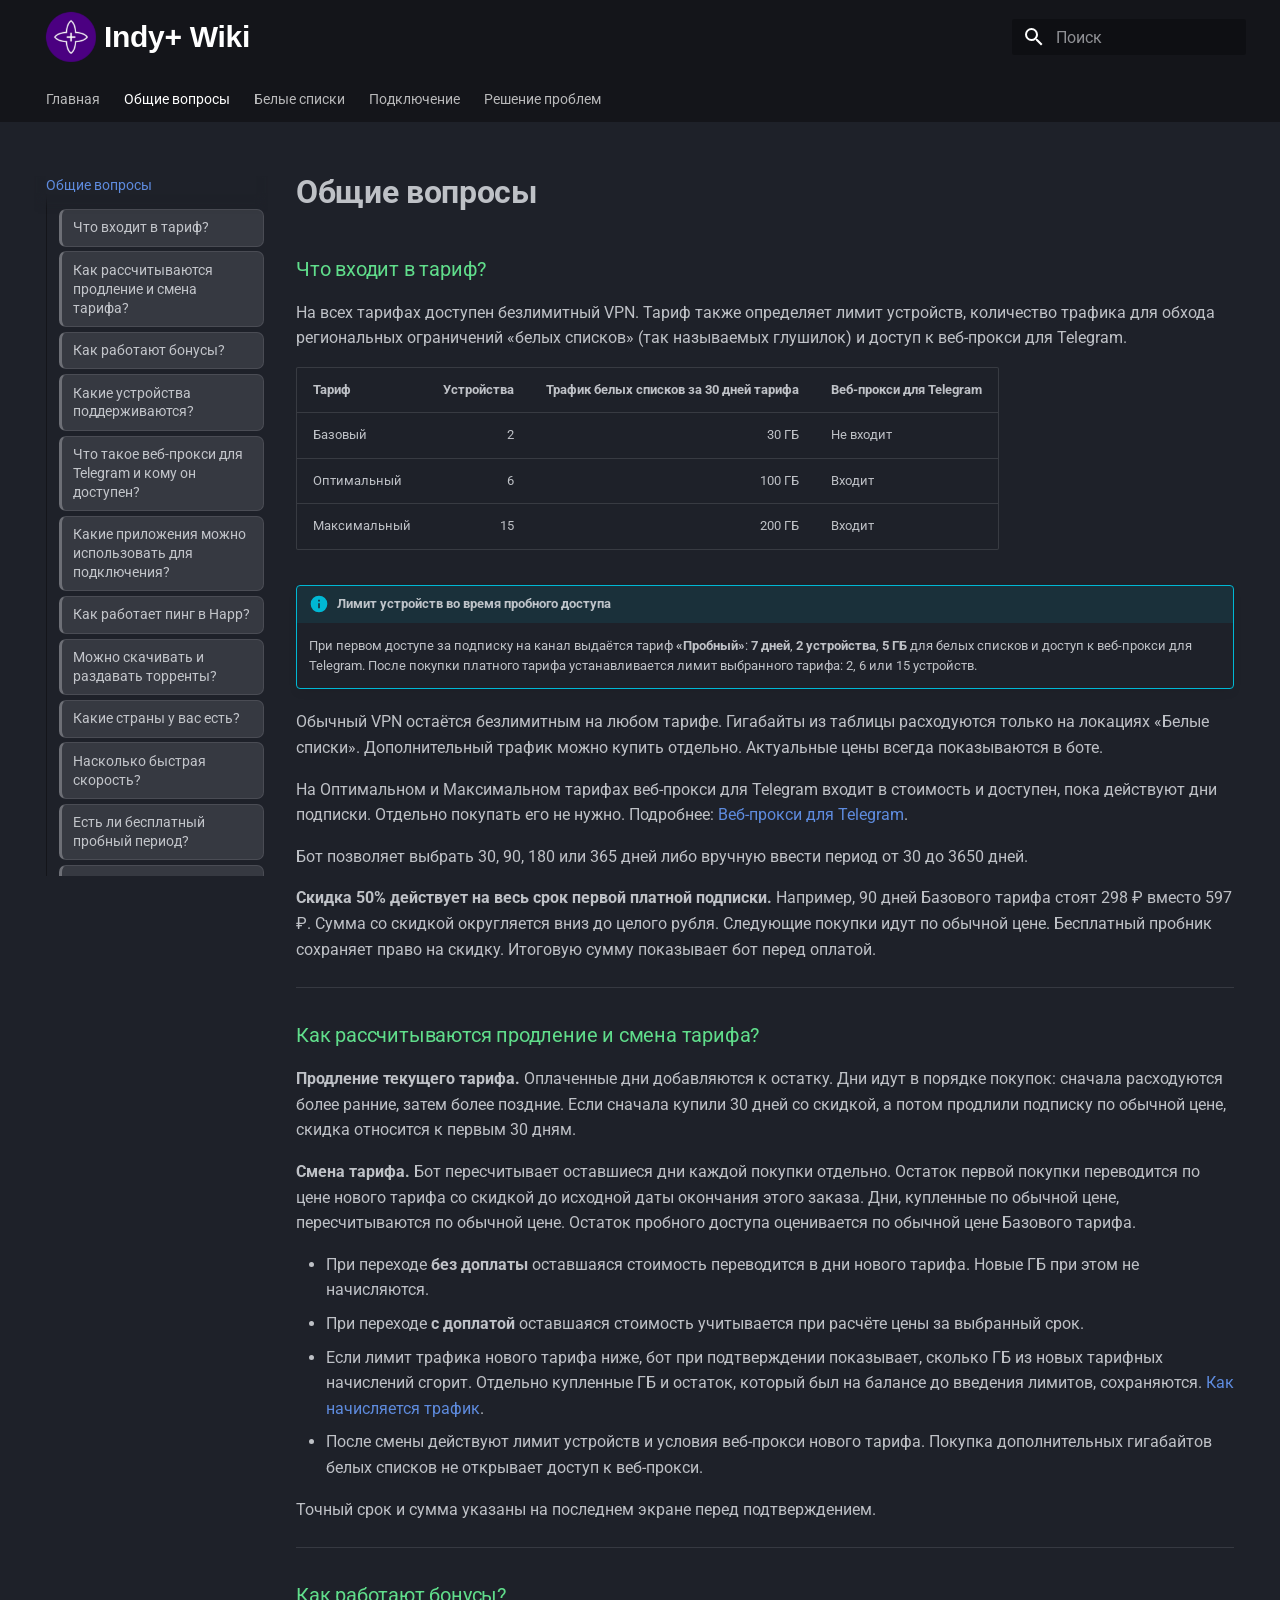
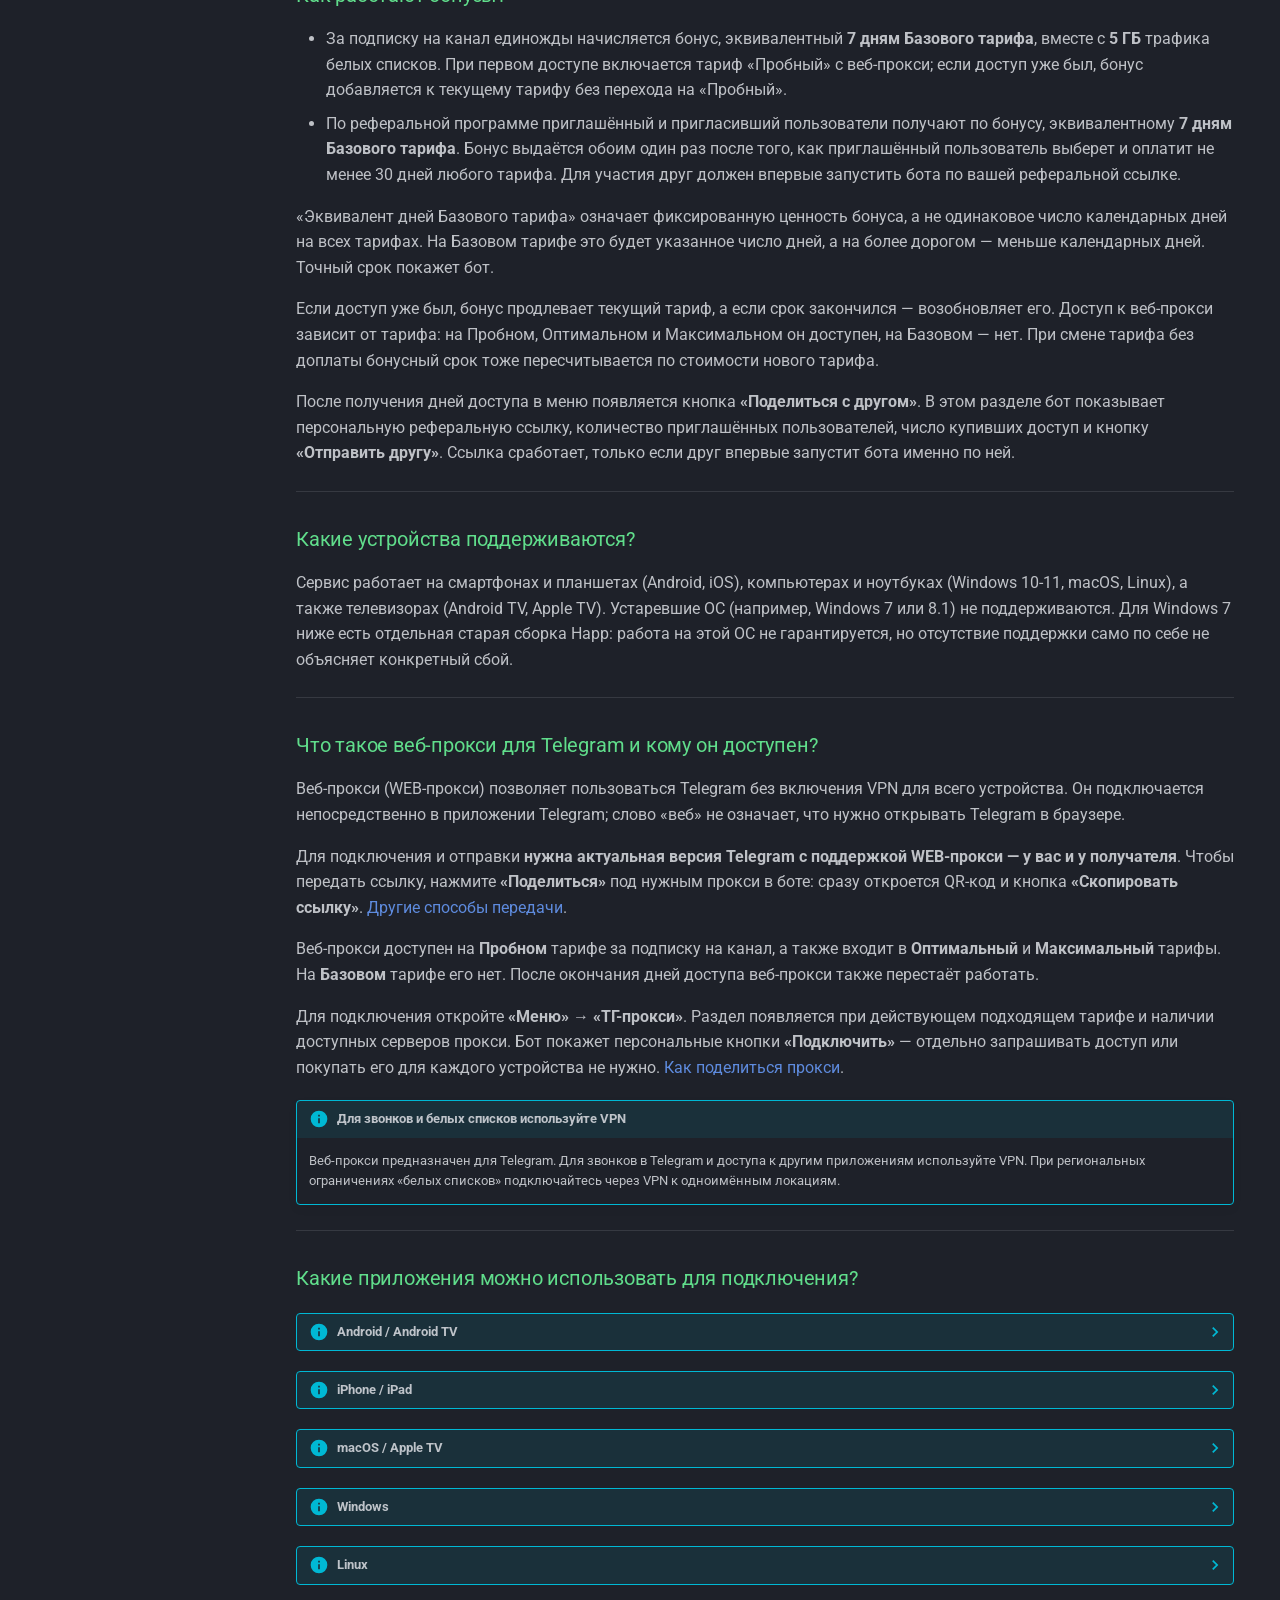
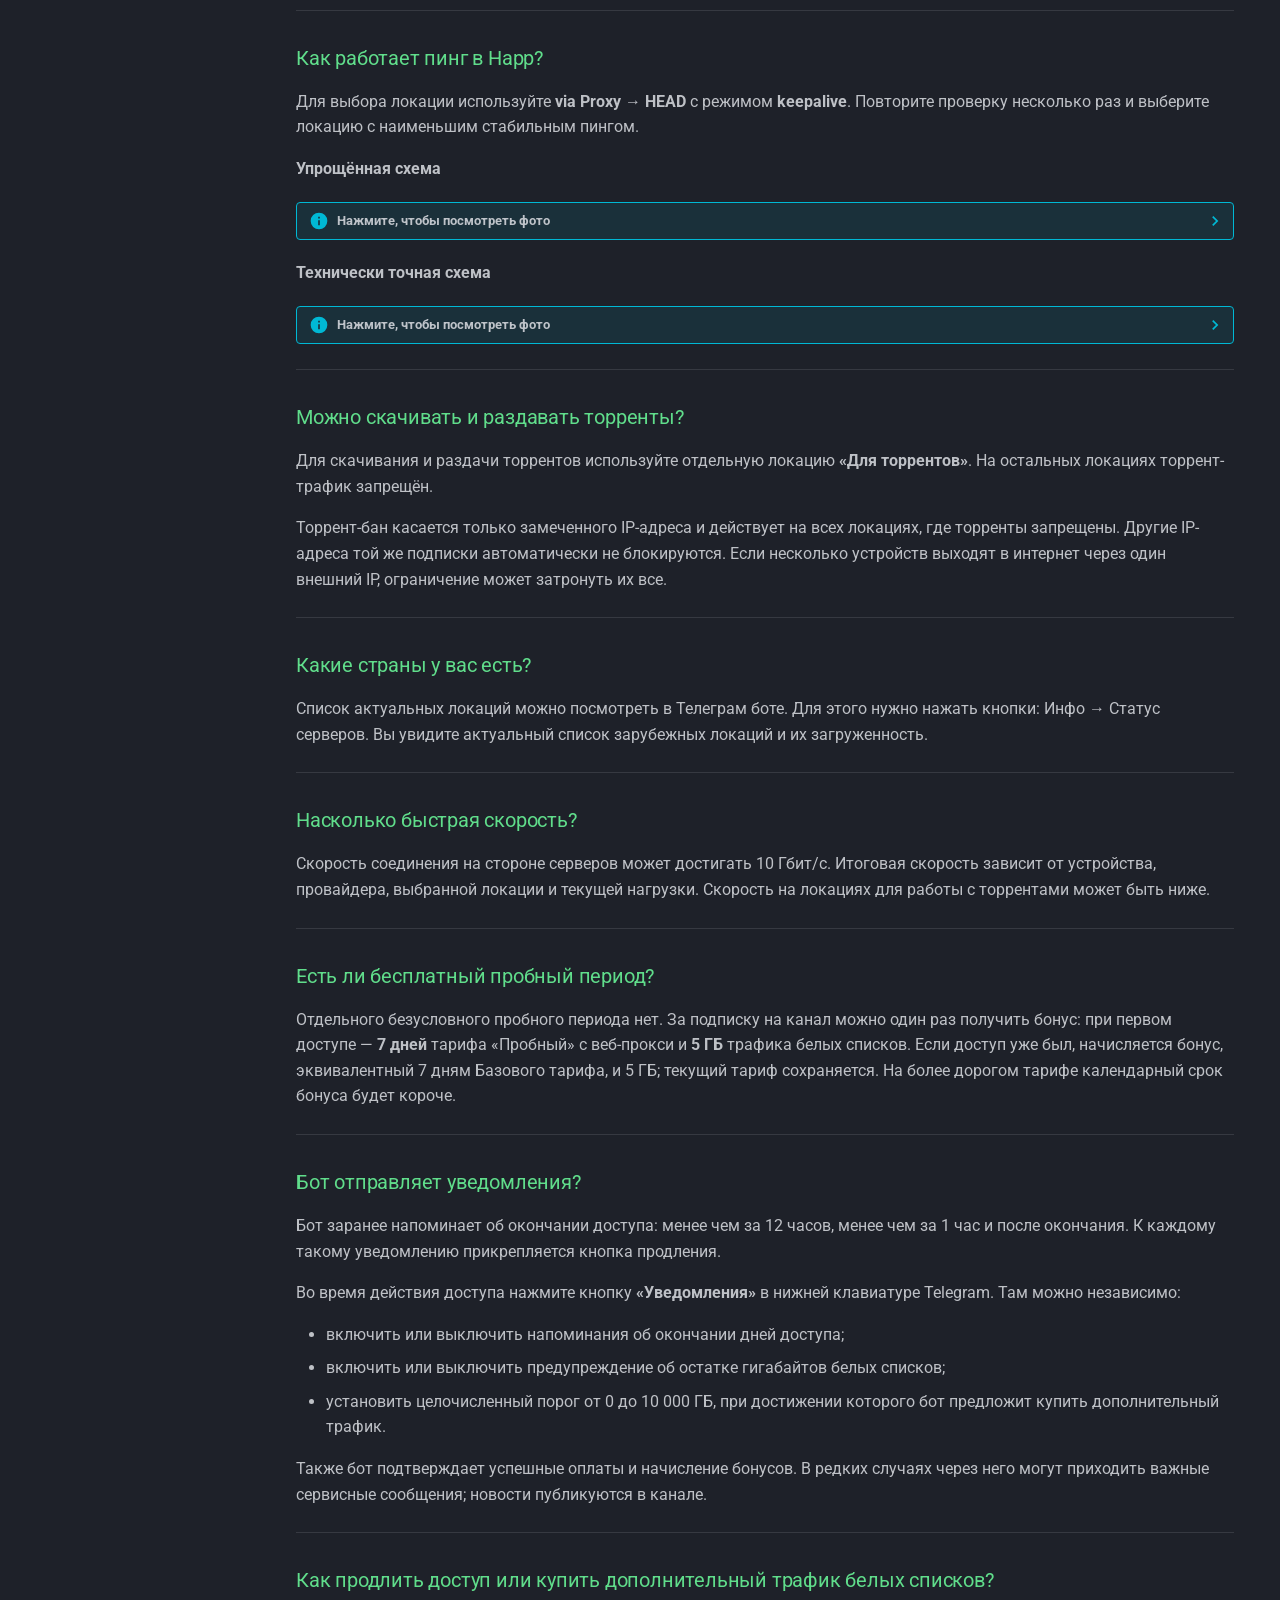
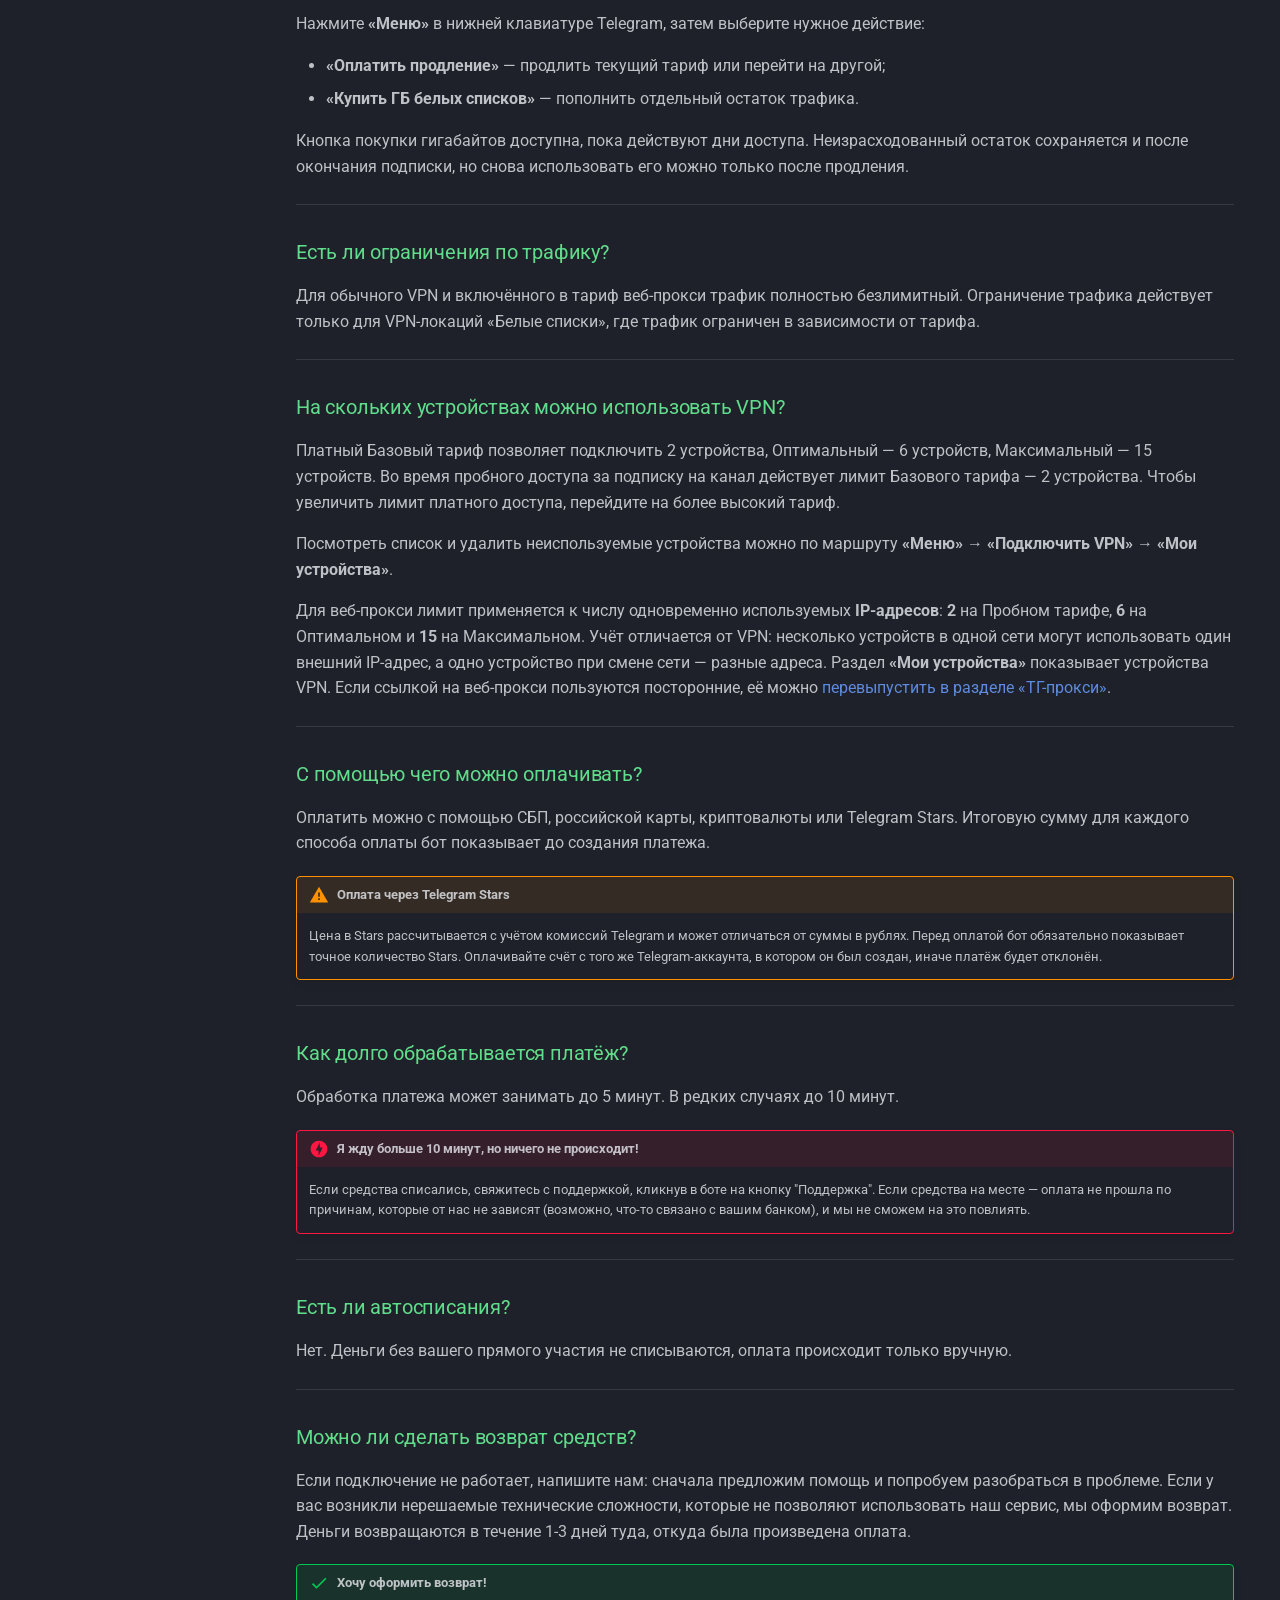
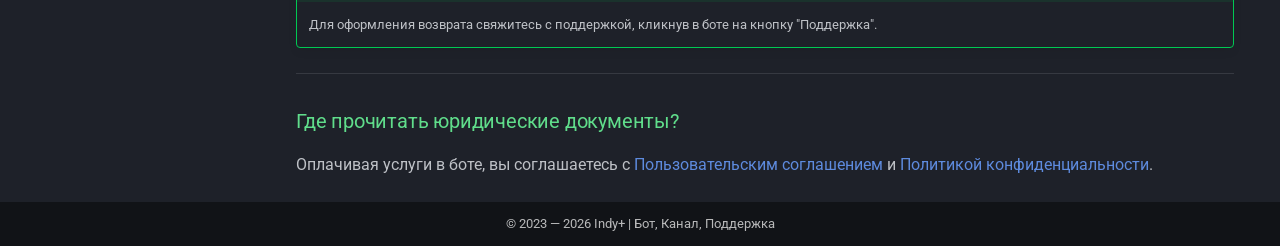
<file: general/index.html>
<!DOCTYPE html><html lang="ru" class="no-js"><head>
    
      <meta charset="utf-8">
      <meta name="viewport" content="width=device-width,initial-scale=1">
      
        <meta name="description" content="База знаний">
      
      
      
        <link rel="canonical" href="https://wiki.indy-plus.com/general/">
      
      
        <link rel="prev" href="..">
      
      
        <link rel="next" href="../whitelist/">
      
      
        
      
      
      <link rel="icon" href="../assets/branding/indy-icon-round-32.png">
      <meta name="generator" content="mkdocs-1.6.1, mkdocs-material-9.7.7">
    
    
      
        <title>Общие вопросы - Indy+ Wiki</title>
      
    
    
      <link rel="stylesheet" href="../assets/stylesheets/main.ec1eaa64.min.css">
      
        
        <link rel="stylesheet" href="../assets/stylesheets/palette.ab4e12ef.min.css">
      
      


    
    
      
    
    
      
        
        
        <link rel="preconnect" href="https://fonts.gstatic.com" crossorigin="">
        <link rel="stylesheet" href="https://fonts.googleapis.com/css?family=Roboto:300,300i,400,400i,700,700i%7CRoboto+Mono:400,400i,700,700i&amp;display=fallback">
        <style>:root{--md-text-font:"Roboto";--md-code-font:"Roboto Mono"}</style>
      
    
    
      <link rel="stylesheet" href="../stylesheets/extra.css">
    
    <script>__md_scope=new URL("..",location),__md_hash=e=>[...e].reduce(((e,_)=>(e<<5)-e+_.charCodeAt(0)),0),__md_get=(e,_=localStorage,t=__md_scope)=>JSON.parse(_.getItem(t.pathname+"."+e)),__md_set=(e,_,t=localStorage,a=__md_scope)=>{try{t.setItem(a.pathname+"."+e,JSON.stringify(_))}catch(e){}}</script>
    
      

    
    
  <link href="../assets/stylesheets/glightbox.min.css" rel="stylesheet"><script src="../assets/javascripts/glightbox.min.js"></script><style id="glightbox-style">
            html.glightbox-open { overflow: initial; height: 100%; }
            .gslide-title { margin-top: 0px; user-select: text; }
            .gslide-desc { color: #666; user-select: text; }
            .gslide-image img { background: white; }
            .gscrollbar-fixer { padding-right: 15px; }
            .gdesc-inner { font-size: 0.75rem; }
            body[data-md-color-scheme="slate"] .gdesc-inner { background: var(--md-default-bg-color); }
            body[data-md-color-scheme="slate"] .gslide-title { color: var(--md-default-fg-color); }
            body[data-md-color-scheme="slate"] .gslide-desc { color: var(--md-default-fg-color); }
        </style></head>
  
  
    
    
    
    
    
    <body dir="ltr" data-md-color-scheme="slate" data-md-color-primary="black" data-md-color-accent="deep-purple">
  
    
    <input class="md-toggle" data-md-toggle="drawer" type="checkbox" id="__drawer" autocomplete="off">
    <input class="md-toggle" data-md-toggle="search" type="checkbox" id="__search" autocomplete="off">
    <label class="md-overlay" for="__drawer"></label>
    <div data-md-component="skip">
      
        
        <a href="#_1" class="md-skip">
          Перейти к содержанию
        </a>
      
    </div>
    <div data-md-component="announce">
      
    </div>
    
    
      

<header class="md-header" data-md-component="header">
  <nav class="md-header__inner md-grid" aria-label="Верхний колонтитул">
    <a href=".." title="Indy+ Wiki" class="md-header__button md-logo" aria-label="Indy+ Wiki" data-md-component="logo">
      
  <img src="../assets/branding/indy-logo-round.png" alt="logo">

    </a>
    <label class="md-header__button md-icon" for="__drawer">
      
      <svg xmlns="http://www.w3.org/2000/svg" viewBox="0 0 24 24"><path d="M3 6h18v2H3zm0 5h18v2H3zm0 5h18v2H3z"></path></svg>
    </label>
    <div class="md-header__title" data-md-component="header-title">
      <div class="md-header__ellipsis">
        <div class="md-header__topic">
          <span class="md-ellipsis">
            Indy+ Wiki
          </span>
        </div>
        <div class="md-header__topic" data-md-component="header-topic">
          <span class="md-ellipsis">
            
              Общие вопросы
            
          </span>
        </div>
      </div>
    </div>
    
      
    
    
    
    
      
      
        <label class="md-header__button md-icon" for="__search">
          
          <svg xmlns="http://www.w3.org/2000/svg" viewBox="0 0 24 24"><path d="M9.5 3A6.5 6.5 0 0 1 16 9.5c0 1.61-.59 3.09-1.56 4.23l.27.27h.79l5 5-1.5 1.5-5-5v-.79l-.27-.27A6.52 6.52 0 0 1 9.5 16 6.5 6.5 0 0 1 3 9.5 6.5 6.5 0 0 1 9.5 3m0 2C7 5 5 7 5 9.5S7 14 9.5 14 14 12 14 9.5 12 5 9.5 5"></path></svg>
        </label>
        <div class="md-search" data-md-component="search" role="dialog">
  <label class="md-search__overlay" for="__search"></label>
  <div class="md-search__inner" role="search">
    <form class="md-search__form" name="search">
      <input type="text" class="md-search__input" name="query" aria-label="Поиск" placeholder="Поиск" autocapitalize="off" autocorrect="off" autocomplete="off" spellcheck="false" data-md-component="search-query" required="">
      <label class="md-search__icon md-icon" for="__search">
        
        <svg xmlns="http://www.w3.org/2000/svg" viewBox="0 0 24 24"><path d="M9.5 3A6.5 6.5 0 0 1 16 9.5c0 1.61-.59 3.09-1.56 4.23l.27.27h.79l5 5-1.5 1.5-5-5v-.79l-.27-.27A6.52 6.52 0 0 1 9.5 16 6.5 6.5 0 0 1 3 9.5 6.5 6.5 0 0 1 9.5 3m0 2C7 5 5 7 5 9.5S7 14 9.5 14 14 12 14 9.5 12 5 9.5 5"></path></svg>
        
        <svg xmlns="http://www.w3.org/2000/svg" viewBox="0 0 24 24"><path d="M20 11v2H8l5.5 5.5-1.42 1.42L4.16 12l7.92-7.92L13.5 5.5 8 11z"></path></svg>
      </label>
      <nav class="md-search__options" aria-label="Поиск">
        
        <button type="reset" class="md-search__icon md-icon" title="Очистить" aria-label="Очистить" tabindex="-1">
          
          <svg xmlns="http://www.w3.org/2000/svg" viewBox="0 0 24 24"><path d="M19 6.41 17.59 5 12 10.59 6.41 5 5 6.41 10.59 12 5 17.59 6.41 19 12 13.41 17.59 19 19 17.59 13.41 12z"></path></svg>
        </button>
      </nav>
      
        <div class="md-search__suggest" data-md-component="search-suggest"></div>
      
    </form>
    <div class="md-search__output">
      <div class="md-search__scrollwrap" tabindex="0" data-md-scrollfix="">
        <div class="md-search-result" data-md-component="search-result">
          <div class="md-search-result__meta">
            Инициализация поиска
          </div>
          <ol class="md-search-result__list" role="presentation"></ol>
        </div>
      </div>
    </div>
  </div>
</div>
      
    
    
  </nav>
  
</header>
    
    <div class="md-container" data-md-component="container">
      
      
        
          
            
<nav class="md-tabs" aria-label="Вкладки" data-md-component="tabs">
  <div class="md-grid">
    <ul class="md-tabs__list">
      
        
  
  
  
  
    <li class="md-tabs__item">
      <a href=".." class="md-tabs__link">
        
  
  
    
  
  Главная

      </a>
    </li>
  

      
        
  
  
  
    
  
  
    <li class="md-tabs__item md-tabs__item--active">
      <a href="./" class="md-tabs__link">
        
  
  
    
  
  Общие вопросы

      </a>
    </li>
  

      
        
  
  
  
  
    <li class="md-tabs__item">
      <a href="../whitelist/" class="md-tabs__link">
        
  
  
    
  
  Белые списки

      </a>
    </li>
  

      
        
  
  
  
  
    <li class="md-tabs__item">
      <a href="../connection/" class="md-tabs__link">
        
  
  
    
  
  Подключение

      </a>
    </li>
  

      
        
  
  
  
  
    <li class="md-tabs__item">
      <a href="../troubleshooting/" class="md-tabs__link">
        
  
  
    
  
  Решение проблем

      </a>
    </li>
  

      
    </ul>
  </div>
</nav>
          
        
      
      <main class="md-main" data-md-component="main">
        <div class="md-main__inner md-grid">
          
            
              
              <div class="md-sidebar md-sidebar--primary" data-md-component="sidebar" data-md-type="navigation">
                <div class="md-sidebar__scrollwrap">
                  <div class="md-sidebar__inner">
                    


  


  

<nav class="md-nav md-nav--primary md-nav--lifted md-nav--integrated" aria-label="Навигация" data-md-level="0">
  <label class="md-nav__title" for="__drawer">
    <a href=".." title="Indy+ Wiki" class="md-nav__button md-logo" aria-label="Indy+ Wiki" data-md-component="logo">
      
  <img src="../assets/branding/indy-logo-round.png" alt="logo">

    </a>
    Indy+ Wiki
  </label>
  
  <ul class="md-nav__list" data-md-scrollfix="">
    
      
      
  
  
  
  
    <li class="md-nav__item">
      <a href=".." class="md-nav__link">
        
  
  
  <span class="md-ellipsis">
    
  
    Главная
  

    
  </span>
  
  

      </a>
    </li>
  

    
      
      
  
  
    
  
  
  
    <li class="md-nav__item md-nav__item--active">
      
      <input class="md-nav__toggle md-toggle" type="checkbox" id="__toc">
      
      
        
      
      
        <label class="md-nav__link md-nav__link--active" for="__toc">
          
  
  
  <span class="md-ellipsis">
    
  
    Общие вопросы
  

    
  </span>
  
  

          <span class="md-nav__icon md-icon"></span>
        </label>
      
      <a href="./" class="md-nav__link md-nav__link--active">
        
  
  
  <span class="md-ellipsis">
    
  
    Общие вопросы
  

    
  </span>
  
  

      </a>
      
        

<nav class="md-nav md-nav--secondary" aria-label="Содержание">
  
  
  
    
  
  
    <label class="md-nav__title" for="__toc">
      <span class="md-nav__icon md-icon"></span>
      Содержание
    </label>
    <ul class="md-nav__list" data-md-component="toc" data-md-scrollfix="">
      
        <li class="md-nav__item">
  <a href="#tariffs" class="md-nav__link">
    <span class="md-ellipsis">
      
        Что входит в тариф?
      
    </span>
  </a>
  
</li>
      
        <li class="md-nav__item">
  <a href="#tariff-change" class="md-nav__link">
    <span class="md-ellipsis">
      
        Как рассчитываются продление и смена тарифа?
      
    </span>
  </a>
  
</li>
      
        <li class="md-nav__item">
  <a href="#bonuses" class="md-nav__link">
    <span class="md-ellipsis">
      
        Как работают бонусы?
      
    </span>
  </a>
  
</li>
      
        <li class="md-nav__item">
  <a href="#_2" class="md-nav__link">
    <span class="md-ellipsis">
      
        Какие устройства поддерживаются?
      
    </span>
  </a>
  
</li>
      
        <li class="md-nav__item">
  <a href="#telegram-web-proxy" class="md-nav__link">
    <span class="md-ellipsis">
      
        Что такое веб-прокси для Telegram и кому он доступен?
      
    </span>
  </a>
  
</li>
      
        <li class="md-nav__item">
  <a href="#apps" class="md-nav__link">
    <span class="md-ellipsis">
      
        Какие приложения можно использовать для подключения?
      
    </span>
  </a>
  
</li>
      
        <li class="md-nav__item">
  <a href="#happ-ping" class="md-nav__link">
    <span class="md-ellipsis">
      
        Как работает пинг в Happ?
      
    </span>
  </a>
  
</li>
      
        <li class="md-nav__item">
  <a href="#_3" class="md-nav__link">
    <span class="md-ellipsis">
      
        Можно скачивать и раздавать торренты?
      
    </span>
  </a>
  
</li>
      
        <li class="md-nav__item">
  <a href="#_4" class="md-nav__link">
    <span class="md-ellipsis">
      
        Какие страны у вас есть?
      
    </span>
  </a>
  
</li>
      
        <li class="md-nav__item">
  <a href="#_5" class="md-nav__link">
    <span class="md-ellipsis">
      
        Насколько быстрая скорость?
      
    </span>
  </a>
  
</li>
      
        <li class="md-nav__item">
  <a href="#_6" class="md-nav__link">
    <span class="md-ellipsis">
      
        Есть ли бесплатный пробный период?
      
    </span>
  </a>
  
</li>
      
        <li class="md-nav__item">
  <a href="#_7" class="md-nav__link">
    <span class="md-ellipsis">
      
        Бот отправляет уведомления?
      
    </span>
  </a>
  
</li>
      
        <li class="md-nav__item">
  <a href="#_8" class="md-nav__link">
    <span class="md-ellipsis">
      
        Как продлить доступ или купить дополнительный трафик белых списков?
      
    </span>
  </a>
  
</li>
      
        <li class="md-nav__item">
  <a href="#_9" class="md-nav__link">
    <span class="md-ellipsis">
      
        Есть ли ограничения по трафику?
      
    </span>
  </a>
  
</li>
      
        <li class="md-nav__item">
  <a href="#limit-devices" class="md-nav__link">
    <span class="md-ellipsis">
      
        На скольких устройствах можно использовать VPN?
      
    </span>
  </a>
  
</li>
      
        <li class="md-nav__item">
  <a href="#_10" class="md-nav__link">
    <span class="md-ellipsis">
      
        С помощью чего можно оплачивать?
      
    </span>
  </a>
  
</li>
      
        <li class="md-nav__item">
  <a href="#payment-problem" class="md-nav__link">
    <span class="md-ellipsis">
      
        Как долго обрабатывается платёж?
      
    </span>
  </a>
  
</li>
      
        <li class="md-nav__item">
  <a href="#_11" class="md-nav__link">
    <span class="md-ellipsis">
      
        Есть ли автосписания?
      
    </span>
  </a>
  
</li>
      
        <li class="md-nav__item">
  <a href="#_12" class="md-nav__link">
    <span class="md-ellipsis">
      
        Можно ли сделать возврат средств?
      
    </span>
  </a>
  
</li>
      
        <li class="md-nav__item">
  <a href="#_13" class="md-nav__link">
    <span class="md-ellipsis">
      
        Где прочитать юридические документы?
      
    </span>
  </a>
  
</li>
      
    </ul>
  
</nav>
      
    </li>
  

    
      
      
  
  
  
  
    <li class="md-nav__item">
      <a href="../whitelist/" class="md-nav__link">
        
  
  
  <span class="md-ellipsis">
    
  
    Белые списки
  

    
  </span>
  
  

      </a>
    </li>
  

    
      
      
  
  
  
  
    <li class="md-nav__item">
      <a href="../connection/" class="md-nav__link">
        
  
  
  <span class="md-ellipsis">
    
  
    Подключение
  

    
  </span>
  
  

      </a>
    </li>
  

    
      
      
  
  
  
  
    <li class="md-nav__item">
      <a href="../troubleshooting/" class="md-nav__link">
        
  
  
  <span class="md-ellipsis">
    
  
    Решение проблем
  

    
  </span>
  
  

      </a>
    </li>
  

    
  </ul>
</nav>
                  </div>
                </div>
              </div>
            
            
          
          
            <div class="md-content" data-md-component="content">
              
              <article class="md-content__inner md-typeset">
                
                  



<style>
  .md-typeset h3 {
      color: #60dd8b !important;
  }
</style>

<h1 id="_1">Общие вопросы</h1>
<h3 id="tariffs">Что входит в тариф?</h3>
<p>На всех тарифах доступен безлимитный VPN. Тариф также определяет лимит устройств, количество трафика для обхода
региональных ограничений «белых списков» (так называемых глушилок) и доступ к веб-прокси для Telegram.</p>
<table>
<thead>
<tr>
<th>Тариф</th>
<th style="text-align: right;">Устройства</th>
<th style="text-align: right;">Трафик белых списков за 30 дней тарифа</th>
<th>Веб-прокси для Telegram</th>
</tr>
</thead>
<tbody>
<tr>
<td>Базовый</td>
<td style="text-align: right;">2</td>
<td style="text-align: right;">30 ГБ</td>
<td>Не входит</td>
</tr>
<tr>
<td>Оптимальный</td>
<td style="text-align: right;">6</td>
<td style="text-align: right;">100 ГБ</td>
<td>Входит</td>
</tr>
<tr>
<td>Максимальный</td>
<td style="text-align: right;">15</td>
<td style="text-align: right;">200 ГБ</td>
<td>Входит</td>
</tr>
</tbody>
</table>
<div class="admonition info">
<p class="admonition-title">Лимит устройств во время пробного доступа</p>
<p>При первом доступе за подписку на канал выдаётся тариф <strong>«Пробный»</strong>: <strong>7 дней</strong>, <strong>2 устройства</strong>, <strong>5 ГБ</strong> для
белых списков и доступ к веб-прокси для Telegram. После покупки платного тарифа устанавливается лимит выбранного
тарифа: 2, 6 или 15 устройств.</p>
</div>
<p>Обычный VPN остаётся безлимитным на любом тарифе. Гигабайты из таблицы расходуются только на локациях «Белые списки».
Дополнительный трафик можно купить отдельно. Актуальные цены всегда показываются в боте.</p>
<p>На Оптимальном и Максимальном тарифах веб-прокси для Telegram входит в стоимость и доступен, пока действуют дни
подписки. Отдельно покупать его не нужно. Подробнее: <a href="#telegram-web-proxy">Веб-прокси для Telegram</a>.</p>
<p>Бот позволяет выбрать 30, 90, 180 или 365 дней либо вручную ввести период от 30 до 3650 дней.</p>
<p><strong>Скидка 50% действует на весь срок первой платной подписки.</strong> Например, 90 дней Базового тарифа стоят 298 ₽ вместо
597 ₽. Сумма со скидкой округляется вниз до целого рубля. Следующие покупки идут по обычной цене. Бесплатный пробник
сохраняет право на скидку. Итоговую сумму показывает бот перед оплатой.</p>
<hr>
<h3 id="tariff-change">Как рассчитываются продление и смена тарифа?</h3>
<p><strong>Продление текущего тарифа.</strong>
Оплаченные дни добавляются к остатку. Дни идут в порядке покупок: сначала расходуются более ранние, затем более поздние.
Если сначала купили 30 дней со скидкой, а потом продлили подписку по обычной цене, скидка относится к первым 30 дням.</p>
<p><strong>Смена тарифа.</strong>
Бот пересчитывает оставшиеся дни каждой покупки отдельно. Остаток первой покупки переводится по цене нового тарифа
со скидкой до исходной даты окончания этого заказа. Дни, купленные по обычной цене, пересчитываются по обычной цене.
Остаток пробного доступа оценивается по обычной цене Базового тарифа.</p>
<ul>
<li>При переходе <strong>без доплаты</strong> оставшаяся стоимость переводится в дни нового тарифа. Новые ГБ при этом не начисляются.</li>
<li>При переходе <strong>с доплатой</strong> оставшаяся стоимость учитывается при расчёте цены за выбранный срок.</li>
<li>Если лимит трафика нового тарифа ниже, бот при подтверждении показывает, сколько ГБ из новых тарифных начислений сгорит.
  Отдельно купленные ГБ и остаток, который был на балансе до введения лимитов, сохраняются. <a href="../whitelist/#traffic-credit">Как начисляется трафик</a>.</li>
<li>После смены действуют лимит устройств и условия веб-прокси нового тарифа. Покупка дополнительных гигабайтов
  белых списков не открывает доступ к веб-прокси.</li>
</ul>
<p>Точный срок и сумма указаны на последнем экране перед подтверждением.</p>
<hr>
<h3 id="bonuses">Как работают бонусы?</h3>
<ul>
<li>За подписку на канал единожды начисляется бонус, эквивалентный <strong>7 дням Базового тарифа</strong>, вместе с <strong>5 ГБ</strong> трафика
  белых списков. При первом доступе включается тариф «Пробный» с веб-прокси; если доступ уже был, бонус добавляется к
  текущему тарифу без перехода на «Пробный».</li>
<li>По реферальной программе приглашённый и пригласивший пользователи получают по бонусу, эквивалентному <strong>7 дням Базового
  тарифа</strong>. Бонус выдаётся обоим один раз после того, как приглашённый пользователь выберет и оплатит не менее 30 дней
  любого тарифа. Для участия друг должен впервые запустить бота по вашей реферальной ссылке.</li>
</ul>
<p>«Эквивалент дней Базового тарифа» означает фиксированную ценность бонуса, а не одинаковое число календарных дней на всех
тарифах. На Базовом тарифе это будет указанное число дней, а на более дорогом — меньше календарных дней. Точный срок
покажет бот.</p>
<p>Если доступ уже был, бонус продлевает текущий тариф, а если срок закончился — возобновляет его. Доступ к веб-прокси
зависит от тарифа: на Пробном, Оптимальном и Максимальном он доступен, на Базовом — нет. При смене тарифа без доплаты
бонусный срок тоже пересчитывается по стоимости нового тарифа.</p>
<p>После получения дней доступа в меню появляется кнопка <strong>«Поделиться с другом»</strong>. В этом разделе бот показывает
персональную реферальную ссылку, количество приглашённых пользователей, число купивших доступ и кнопку
<strong>«Отправить другу»</strong>. Ссылка сработает, только если друг впервые запустит бота именно по ней.</p>
<hr>
<h3 id="_2">Какие устройства поддерживаются?</h3>
<p>Сервис работает на смартфонах и планшетах (Android, iOS), компьютерах и ноутбуках (Windows 10-11, macOS, Linux), а также
телевизорах (Android TV, Apple TV). Устаревшие ОС (например, Windows 7 или 8.1) не поддерживаются.
Для Windows 7 ниже есть отдельная старая сборка Happ: работа на этой ОС не гарантируется, но отсутствие поддержки само по себе не объясняет конкретный сбой.</p>
<hr>
<h3 id="telegram-web-proxy">Что такое веб-прокси для Telegram и кому он доступен?</h3>
<p>Веб-прокси (WEB-прокси) позволяет пользоваться Telegram без включения VPN для всего устройства. Он подключается
непосредственно в приложении Telegram; слово «веб» не означает, что нужно открывать Telegram в браузере.</p>
<p>Для подключения и отправки <strong>нужна актуальная версия Telegram с поддержкой WEB-прокси — у вас и у получателя</strong>.
Чтобы передать ссылку, нажмите <strong>«Поделиться»</strong> под нужным прокси в боте: сразу откроется QR-код и кнопка
<strong>«Скопировать ссылку»</strong>. <a href="../connection/#share-tg-proxy">Другие способы передачи</a>.</p>
<p>Веб-прокси доступен на <strong>Пробном</strong> тарифе за подписку на канал, а также входит в <strong>Оптимальный</strong> и <strong>Максимальный</strong>
тарифы. На <strong>Базовом</strong> тарифе его нет. После окончания дней доступа веб-прокси также перестаёт работать.</p>
<p>Для подключения откройте <strong>«Меню» → «ТГ-прокси»</strong>. Раздел появляется при действующем подходящем тарифе и наличии
доступных серверов прокси. Бот покажет персональные кнопки <strong>«Подключить»</strong> — отдельно запрашивать доступ или покупать
его для каждого устройства не нужно. <a href="../connection/#share-tg-proxy">Как поделиться прокси</a>.</p>
<div class="admonition info">
<p class="admonition-title">Для звонков и белых списков используйте VPN</p>
<p>Веб-прокси предназначен для Telegram. Для звонков в Telegram и доступа к другим приложениям используйте VPN.
При региональных ограничениях «белых списков» подключайтесь через VPN к одноимённым локациям.</p>
</div>
<hr>
<h3 id="apps">Какие приложения можно использовать для подключения?</h3>
<details class="info">
<summary>Android / Android TV</summary>
<p>Если приложение недоступно в Google Play, скачайте официальный APK по ссылке рядом с ним.</p>
<ul>
<li>incy<ul>
<li>Google Play: <a href="https://play.google.com/store/apps/details?id=llc.itdev.incy">Кликните</a></li>
<li>APK с GitHub: <a href="https://github.com/INCY-DEV/incy-platforms/releases/download/latest/Incy.apk">Кликните</a></li>
</ul>
</li>
<li>Happ<ul>
<li>Google Play: <a href="https://play.google.com/store/apps/details?id=com.happproxy">Кликните</a></li>
<li>APK с GitHub: <a href="https://github.com/Happ-proxy/happ-android/releases/latest/download/Happ.apk">Кликните</a></li>
</ul>
</li>
</ul>
<p><strong>Huawei (установка напрямую из APK, без GBox):</strong></p>
<ul>
<li>incy APK: <a href="https://github.com/INCY-DEV/incy-platforms/releases/download/latest/Incy.apk">Кликните</a></li>
<li>Happ APK: <a href="https://github.com/Happ-proxy/happ-android/releases/latest/download/Happ.apk">Кликните</a></li>
</ul>
</details>
<details class="info">
<summary>iPhone / iPad</summary>
<details class="danger">
<summary>Регион аккаунта РФ</summary>
<ul>
<li>STEALTHNET: <a href="https://apps.apple.com/ru/app/stealthnet/id6790923730">Кликните</a></li>
<li>dropweb: <a href="https://apps.apple.com/ru/app/dropweb-vpn-%D0%B8-%D0%BF%D1%80%D0%BE%D0%BA%D1%81%D0%B8-%D0%BA%D0%BB%D0%B8%D0%B5%D0%BD%D1%82/id6827629751">Кликните</a></li>
<li>
<p>OneXray: <a href="https://apps.apple.com/ru/app/onexray/id6745748773">Кликните</a></p>
<p>При добавлении ссылки для подключения в расширенных настройках включите <strong>HWID</strong> и сохраните подписку.</p>
</li>
</ul>
<p>incy и Happ доступны в зарубежном App Store. При необходимости <a href="../connection/#app-store-region">смените регион по инструкции</a>.</p>
</details>
<details class="success">
<summary>Регион аккаунта не РФ</summary>
<ul>
<li>incy: <a href="https://apps.apple.com/us/app/incy/id6756943388">Кликните</a></li>
<li>Happ: <a href="https://apps.apple.com/us/app/happ-proxy-utility/id6504287215">Кликните</a></li>
</ul>
</details>
</details>
<details class="info">
<summary>macOS / Apple TV</summary>
<details class="danger">
<summary>Регион аккаунта РФ</summary>
<p>incy и Happ доступны в зарубежном App Store. При необходимости <a href="../connection/#app-store-region">смените регион по инструкции</a>.</p>
</details>
<details class="success">
<summary>Регион аккаунта не РФ</summary>
<ul>
<li>incy: <a href="https://apps.apple.com/us/app/incy/id6756943388">Кликните</a></li>
<li>Happ: <a href="https://apps.apple.com/us/app/happ-proxy-utility/id6504287215">Кликните</a></li>
</ul>
</details>
</details>
<details class="info">
<summary>Windows</summary>
<ul>
<li>incy: <a href="https://github.com/INCY-DEV/incy-platforms/releases/latest/download/incy-windows-setup.exe">Кликните</a></li>
<li>Happ: <a href="https://github.com/Happ-proxy/happ-desktop/releases/latest/download/setup-Happ.x64.exe">Кликните</a></li>
<li>Happ для Windows 7 — <a href="https://github.com/Happ-proxy/happ-desktop/releases/download/1.0.2/setup-Happ.x86.exe">скачать Legacy 1.0.2</a>. Разработчик обозначает её как последнюю версию с поддержкой Windows 7; <a href="https://github.com/Happ-proxy/happ-desktop/releases/tag/1.0.2">официальный релиз</a>. Это отдельная старая сборка, не обновляйте её до актуальной версии для Windows 10–11.</li>
</ul>
</details>
<details class="info">
<summary>Linux</summary>
<ul>
<li>incy: <a href="https://github.com/INCY-DEV/incy-platforms/releases/latest">Кликните</a></li>
<li>Happ: <a href="https://github.com/Happ-proxy/happ-desktop/releases/latest">Кликните</a></li>
</ul>
<p>На странице релиза выберите пакет для своего дистрибутива и архитектуры процессора.</p>
</details>
<hr>
<h3 id="happ-ping">Как работает пинг в Happ?</h3>
<p>Для выбора локации используйте <strong>via Proxy → HEAD</strong> с режимом <strong>keepalive</strong>. Повторите проверку несколько раз и выберите
локацию с наименьшим стабильным пингом.</p>
<p><strong>Упрощённая схема</strong></p>
<details class="info">
<summary>Нажмите, чтобы посмотреть фото</summary>
<p><a class="glightbox" data-type="image" data-width="auto" data-height="auto" href="../assets/happ/ping_methods_simple.png" data-desc-position="bottom"><img alt="Упрощённая схема проверки пинга в Happ" src="../assets/happ/ping_methods_simple.png" width="70%"></a></p>
</details>
<p><strong>Технически точная схема</strong></p>
<details class="info">
<summary>Нажмите, чтобы посмотреть фото</summary>
<p><a class="glightbox" data-type="image" data-width="auto" data-height="auto" href="../assets/happ/ping_methods_technical.png" data-desc-position="bottom"><img alt="Технически точная схема проверки пинга в Happ" src="../assets/happ/ping_methods_technical.png" width="70%"></a></p>
</details>
<hr>
<h3 id="_3">Можно скачивать и раздавать торренты?</h3>
<p>Для скачивания и раздачи торрентов используйте отдельную локацию <strong>«Для торрентов»</strong>. На остальных локациях торрент-трафик запрещён.</p>
<p>Торрент-бан касается только замеченного IP-адреса и действует на всех локациях, где торренты запрещены. Другие IP-адреса той же подписки автоматически не блокируются. Если несколько устройств выходят в интернет через один внешний IP, ограничение может затронуть их все.</p>
<hr>
<h3 id="_4">Какие страны у вас есть?</h3>
<p>Список актуальных локаций можно посмотреть в Телеграм боте. Для этого нужно нажать кнопки: Инфо → Статус серверов. Вы
увидите актуальный список зарубежных локаций и их загруженность.</p>
<hr>
<h3 id="_5">Насколько быстрая скорость?</h3>
<p>Скорость соединения на стороне серверов может достигать 10 Гбит/с. Итоговая скорость зависит от устройства, провайдера,
выбранной локации и текущей нагрузки. Скорость на локациях для работы с торрентами может быть ниже.</p>
<hr>
<h3 id="_6">Есть ли бесплатный пробный период?</h3>
<p>Отдельного безусловного пробного периода нет. За подписку на канал можно один раз получить бонус: при первом доступе —
<strong>7 дней</strong> тарифа «Пробный» с веб-прокси и <strong>5 ГБ</strong> трафика белых списков. Если доступ уже был, начисляется бонус,
эквивалентный 7 дням Базового тарифа, и 5 ГБ; текущий тариф сохраняется. На более дорогом тарифе календарный срок
бонуса будет короче.</p>
<hr>
<h3 id="_7">Бот отправляет уведомления?</h3>
<p>Бот заранее напоминает об окончании доступа: менее чем за 12 часов, менее чем за 1 час и после окончания. К каждому
такому уведомлению прикрепляется кнопка продления.</p>
<p>Во время действия доступа нажмите кнопку <strong>«Уведомления»</strong> в нижней клавиатуре Telegram. Там можно независимо:</p>
<ul>
<li>включить или выключить напоминания об окончании дней доступа;</li>
<li>включить или выключить предупреждение об остатке гигабайтов белых списков;</li>
<li>установить целочисленный порог от 0 до 10 000 ГБ, при достижении которого бот предложит купить дополнительный трафик.</li>
</ul>
<p>Также бот подтверждает успешные оплаты и начисление бонусов. В редких случаях через него могут приходить важные
сервисные сообщения; новости публикуются в канале.</p>
<hr>
<h3 id="_8">Как продлить доступ или купить дополнительный трафик белых списков?</h3>
<p>Нажмите <strong>«Меню»</strong> в нижней клавиатуре Telegram, затем выберите нужное действие:</p>
<ul>
<li><strong>«Оплатить продление»</strong> — продлить текущий тариф или перейти на другой;</li>
<li><strong>«Купить ГБ белых списков»</strong> — пополнить отдельный остаток трафика.</li>
</ul>
<p>Кнопка покупки гигабайтов доступна, пока действуют дни доступа. Неизрасходованный остаток сохраняется и после
окончания подписки, но снова использовать его можно только после продления.</p>
<hr>
<h3 id="_9">Есть ли ограничения по трафику?</h3>
<p>Для обычного VPN и включённого в тариф веб-прокси трафик полностью безлимитный. Ограничение трафика действует только
для VPN-локаций «Белые списки», где трафик ограничен в зависимости от тарифа.</p>
<hr>
<h3 id="limit-devices">На скольких устройствах можно использовать VPN?</h3>
<p>Платный Базовый тариф позволяет подключить 2 устройства, Оптимальный — 6 устройств, Максимальный — 15 устройств. Во
время пробного доступа за подписку на канал действует лимит Базового тарифа — 2 устройства. Чтобы увеличить лимит
платного доступа, перейдите на более высокий тариф.</p>
<p>Посмотреть список и удалить неиспользуемые устройства можно по маршруту <strong>«Меню» → «Подключить VPN» →
«Мои устройства»</strong>.</p>
<p>Для веб-прокси лимит применяется к числу одновременно используемых <strong>IP-адресов</strong>: <strong>2</strong> на Пробном тарифе, <strong>6</strong> на
Оптимальном и <strong>15</strong> на Максимальном. Учёт отличается от VPN: несколько устройств в одной сети могут использовать
один внешний IP-адрес, а одно устройство при смене сети — разные адреса. Раздел <strong>«Мои устройства»</strong> показывает
устройства VPN. Если ссылкой на веб-прокси пользуются посторонние, её можно
<a href="../connection/#web-proxy-link-update">перевыпустить в разделе «ТГ-прокси»</a>.</p>
<hr>
<h3 id="_10">С помощью чего можно оплачивать?</h3>
<p>Оплатить можно с помощью СБП, российской карты, криптовалюты или Telegram Stars. Итоговую сумму для каждого способа
оплаты бот показывает до создания платежа.</p>
<div class="admonition warning">
<p class="admonition-title">Оплата через Telegram Stars</p>
<p>Цена в Stars рассчитывается с учётом комиссий Telegram и может отличаться от суммы в рублях. Перед оплатой бот
обязательно показывает точное количество Stars. Оплачивайте счёт с того же Telegram-аккаунта, в котором он был
создан, иначе платёж будет отклонён.</p>
</div>
<hr>
<h3 id="payment-problem">Как долго обрабатывается платёж?</h3>
<p>Обработка платежа может занимать до 5 минут. В редких случаях до 10 минут.</p>
<div class="admonition danger">
<p class="admonition-title">Я жду больше 10 минут, но ничего не происходит!</p>
<p>Если средства списались, свяжитесь с поддержкой, кликнув в боте на кнопку "Поддержка". Если средства на месте —
оплата не прошла по причинам, которые от нас не зависят (возможно, что-то связано с вашим банком), и мы не сможем на
это повлиять.</p>
</div>
<hr>
<h3 id="_11">Есть ли автосписания?</h3>
<p>Нет. Деньги без вашего прямого участия не списываются, оплата происходит только вручную.</p>
<hr>
<h3 id="_12">Можно ли сделать возврат средств?</h3>
<p>Если подключение не работает, напишите нам: сначала предложим помощь и попробуем разобраться в проблеме.
Если у вас возникли нерешаемые технические сложности, которые не позволяют использовать наш сервис, мы оформим возврат.
Деньги возвращаются в течение 1-3 дней туда, откуда была произведена оплата.</p>
<div class="admonition success">
<p class="admonition-title">Хочу оформить возврат!</p>
<p>Для оформления возврата свяжитесь с поддержкой, кликнув в боте на кнопку "Поддержка".</p>
</div>
<hr>
<h3 id="_13">Где прочитать юридические документы?</h3>
<p>Оплачивая услуги в боте, вы соглашаетесь с
<a href="https://telegra.ph/Polzovatelskoe-soglashenie-Indy-07-14">Пользовательским соглашением</a> и
<a href="https://telegra.ph/Politika-konfidencialnosti-Indy-07-14">Политикой конфиденциальности</a>.</p>












                
              </article>
            </div>
          
          
<script>var target=document.getElementById(location.hash.slice(1));target&&target.name&&(target.checked=target.name.startsWith("__tabbed_"))</script>
        </div>
        
      </main>
      
        <footer class="md-footer">
  
  <div class="md-footer-meta md-typeset">
    <div class="md-footer-meta__inner md-grid">
      <div class="md-copyright">
  
    <div class="md-copyright__highlight">
      © 2023 — 2026 Indy+ | <a href="https://t.me/IndyPlusBot" target="_blank">Бот</a>, <a href="https://t.me/IndyPlus" target="_blank">Канал</a>, <a href="https://t.me/IndyPlusManager" target="_blank">Поддержка</a>
    </div>
  
  
</div>
      
    </div>
  </div>
</footer>
      
    </div>
    <div class="md-dialog" data-md-component="dialog">
      <div class="md-dialog__inner md-typeset"></div>
    </div>
    
    
    
      
      
      <script id="__config" type="application/json">{"annotate": null, "base": "..", "features": ["navigation.tabs", "navigation.sections", "search.suggest", "toc.integrate", "navigation.instant", "navigation.instant.prefetch"], "search": "../assets/javascripts/workers/search.2c215733.min.js", "tags": null, "translations": {"clipboard.copied": "\u0421\u043a\u043e\u043f\u0438\u0440\u043e\u0432\u0430\u043d\u043e \u0432 \u0431\u0443\u0444\u0435\u0440", "clipboard.copy": "\u041a\u043e\u043f\u0438\u0440\u043e\u0432\u0430\u0442\u044c \u0432 \u0431\u0443\u0444\u0435\u0440", "search.result.more.one": "\u0415\u0449\u0451 1 \u043d\u0430 \u044d\u0442\u043e\u0439 \u0441\u0442\u0440\u0430\u043d\u0438\u0446\u0435", "search.result.more.other": "\u0415\u0449\u0451 # \u043d\u0430 \u044d\u0442\u043e\u0439 \u0441\u0442\u0440\u0430\u043d\u0438\u0446\u0435", "search.result.none": "\u0421\u043e\u0432\u043f\u0430\u0434\u0435\u043d\u0438\u0439 \u043d\u0435 \u043d\u0430\u0439\u0434\u0435\u043d\u043e", "search.result.one": "\u041d\u0430\u0439\u0434\u0435\u043d\u043e 1 \u0441\u043e\u0432\u043f\u0430\u0434\u0435\u043d\u0438\u0435", "search.result.other": "\u041d\u0430\u0439\u0434\u0435\u043d\u043e \u0441\u043e\u0432\u043f\u0430\u0434\u0435\u043d\u0438\u0439: #", "search.result.placeholder": "\u041d\u0430\u0447\u043d\u0438\u0442\u0435 \u043f\u0435\u0447\u0430\u0442\u0430\u0442\u044c \u0434\u043b\u044f \u043f\u043e\u0438\u0441\u043a\u0430", "search.result.term.missing": "\u041e\u0442\u0441\u0443\u0442\u0441\u0442\u0432\u0443\u0435\u0442", "select.version": "\u0412\u044b\u0431\u0435\u0440\u0438\u0442\u0435 \u0432\u0435\u0440\u0441\u0438\u044e"}, "version": null}</script>
    
    
      <script src="../assets/javascripts/bundle.d7400e89.min.js"></script>
      
        <script src="../javascripts/extra.js"></script>
      
    
  
<script id="init-glightbox">const lightbox = GLightbox({"touchNavigation": true, "loop": false, "zoomable": true, "draggable": true, "openEffect": "zoom", "closeEffect": "zoom", "slideEffect": "slide"});
document$.subscribe(()=>{ lightbox.reload(); });
</script></body></html>
</file>
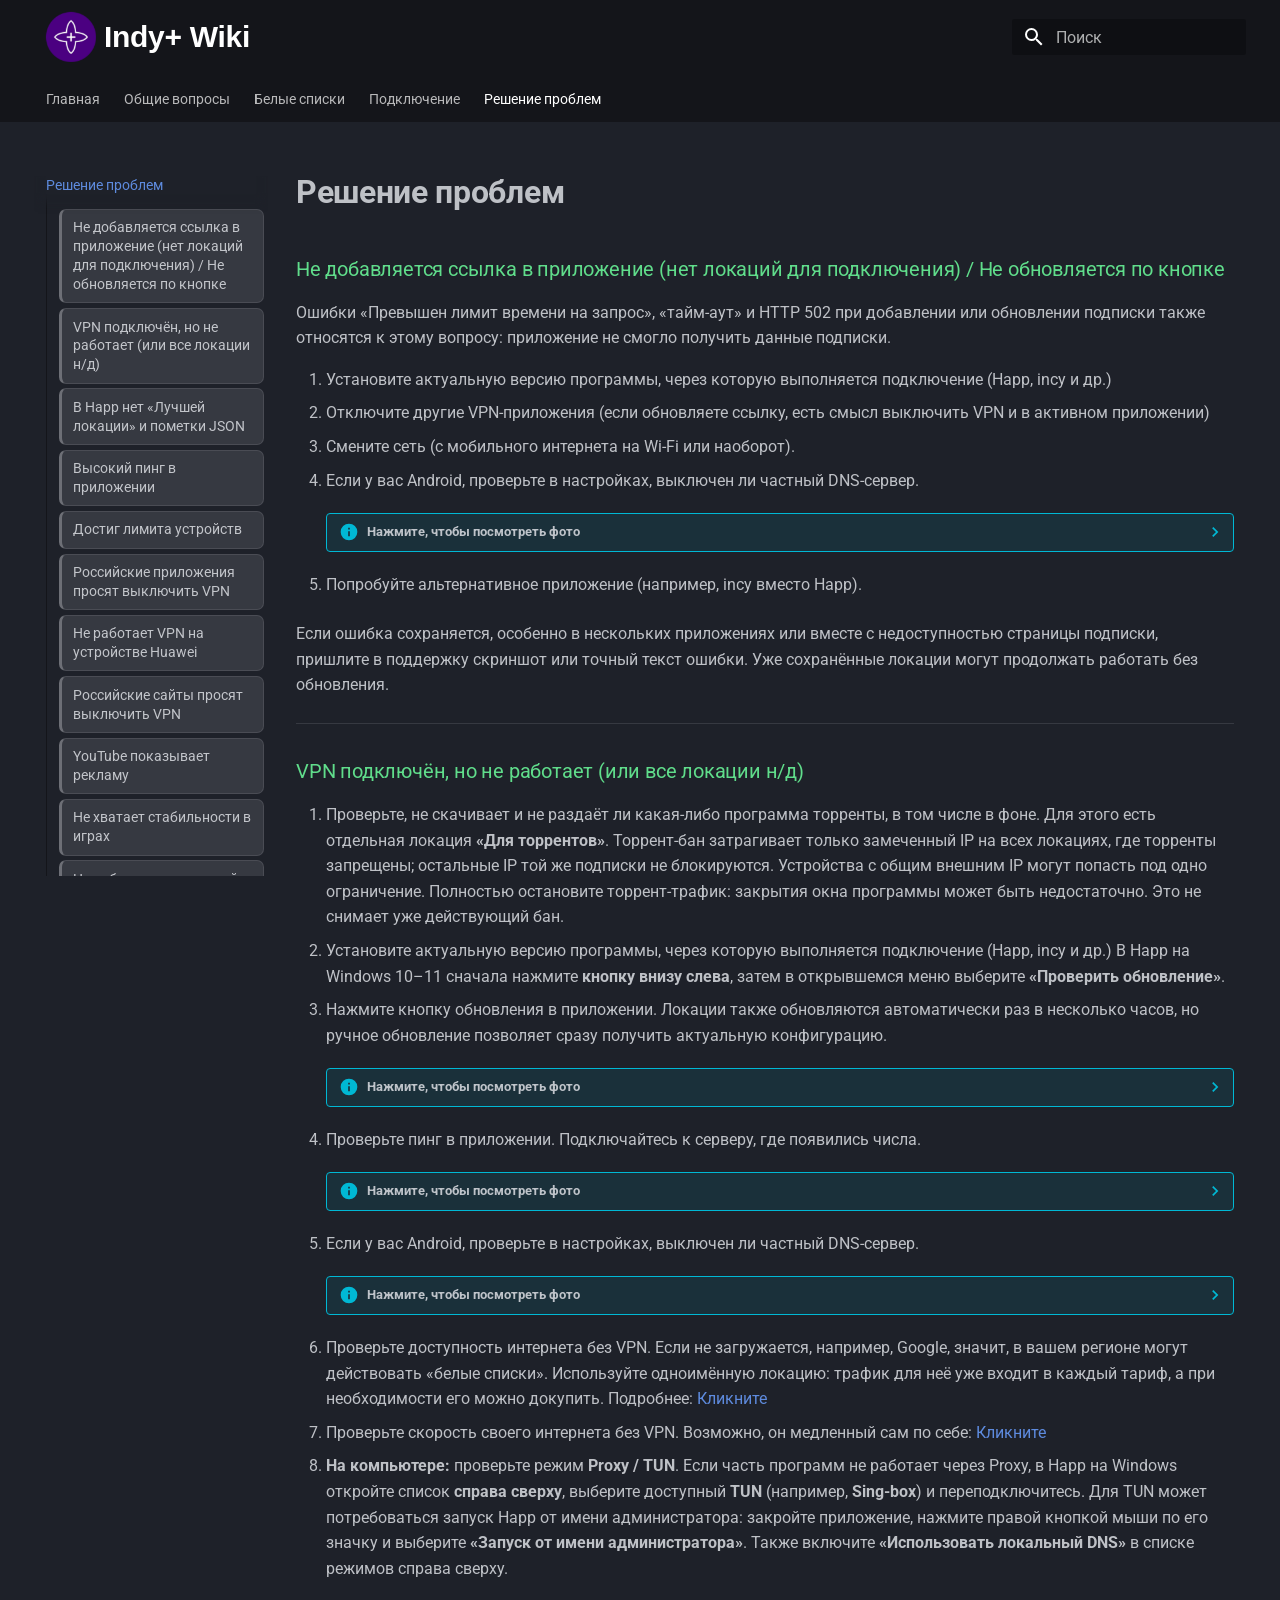
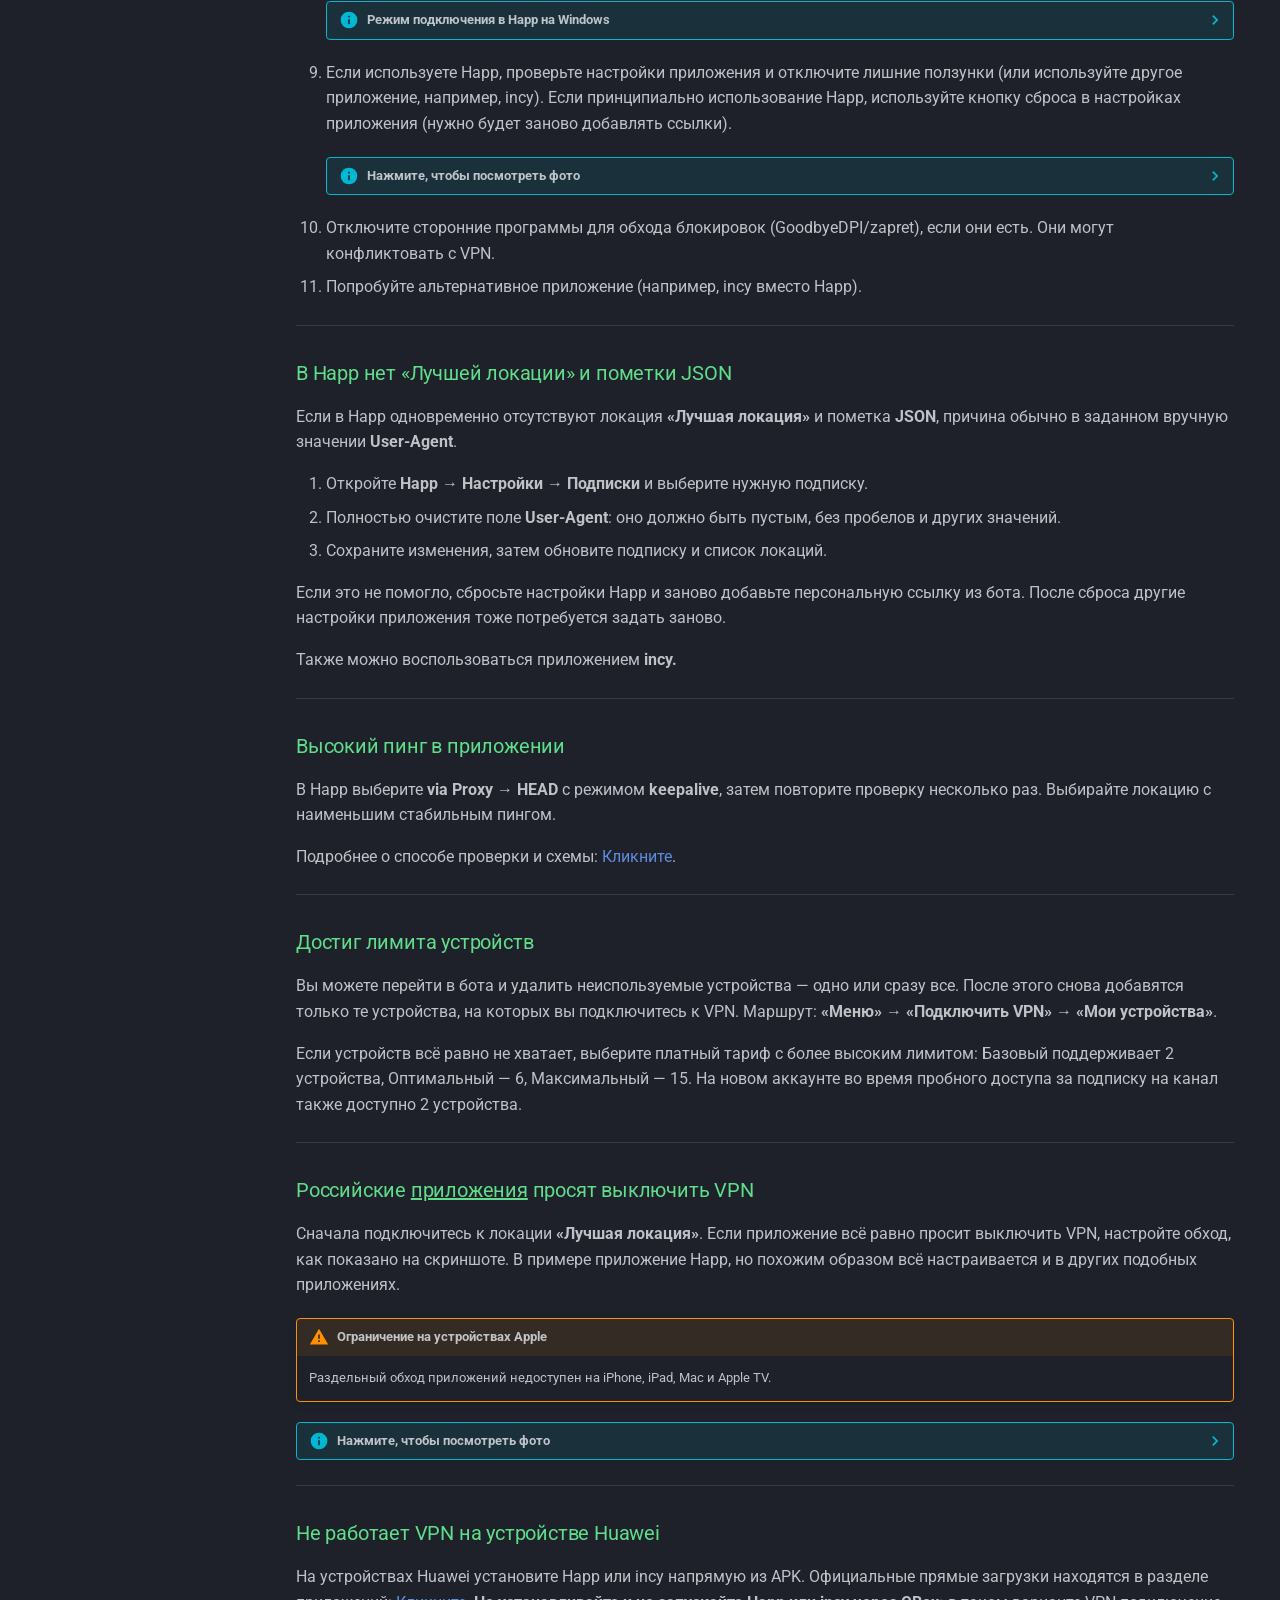
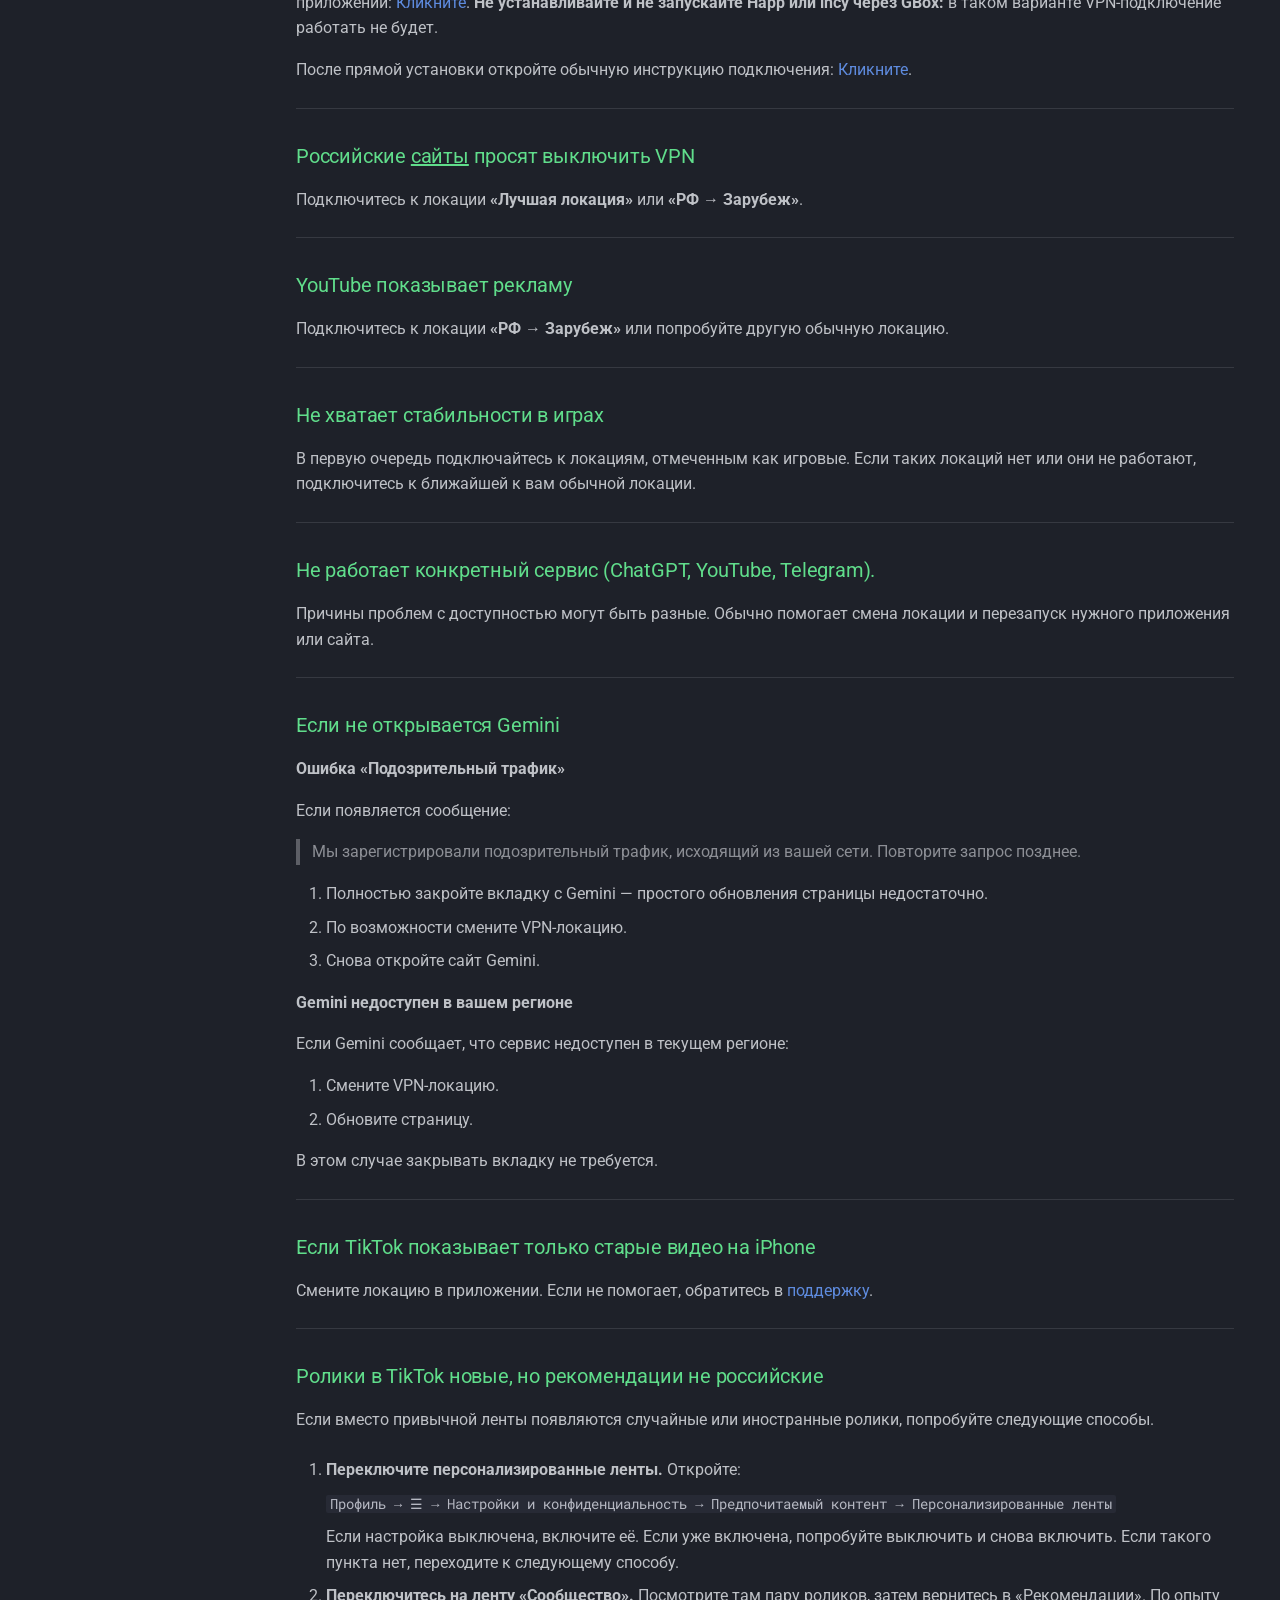
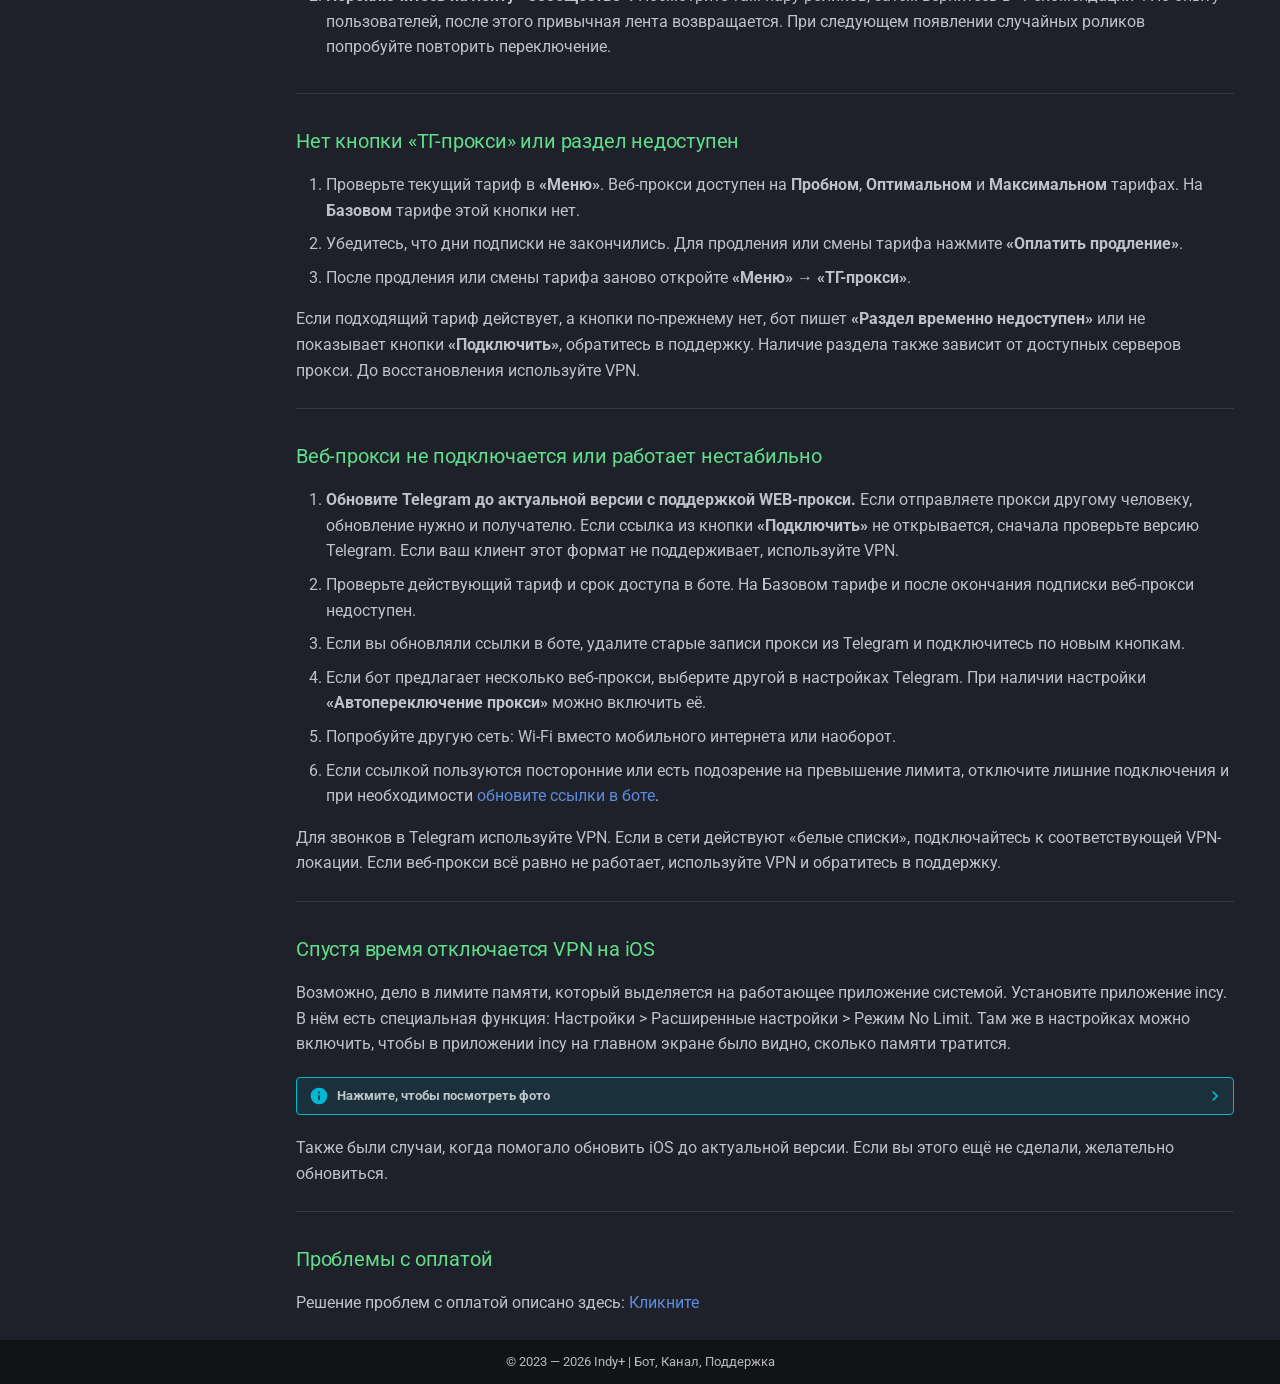
<file: troubleshooting/index.html>
<!DOCTYPE html><html lang="ru" class="no-js"><head>
    
      <meta charset="utf-8">
      <meta name="viewport" content="width=device-width,initial-scale=1">
      
        <meta name="description" content="База знаний">
      
      
      
        <link rel="canonical" href="https://wiki.indy-plus.com/troubleshooting/">
      
      
        <link rel="prev" href="../connection/">
      
      
      
        
      
      
      <link rel="icon" href="../assets/branding/indy-icon-round-32.png">
      <meta name="generator" content="mkdocs-1.6.1, mkdocs-material-9.7.7">
    
    
      
        <title>Решение проблем - Indy+ Wiki</title>
      
    
    
      <link rel="stylesheet" href="../assets/stylesheets/main.ec1eaa64.min.css">
      
        
        <link rel="stylesheet" href="../assets/stylesheets/palette.ab4e12ef.min.css">
      
      


    
    
      
    
    
      
        
        
        <link rel="preconnect" href="https://fonts.gstatic.com" crossorigin="">
        <link rel="stylesheet" href="https://fonts.googleapis.com/css?family=Roboto:300,300i,400,400i,700,700i%7CRoboto+Mono:400,400i,700,700i&amp;display=fallback">
        <style>:root{--md-text-font:"Roboto";--md-code-font:"Roboto Mono"}</style>
      
    
    
      <link rel="stylesheet" href="../stylesheets/extra.css">
    
    <script>__md_scope=new URL("..",location),__md_hash=e=>[...e].reduce(((e,_)=>(e<<5)-e+_.charCodeAt(0)),0),__md_get=(e,_=localStorage,t=__md_scope)=>JSON.parse(_.getItem(t.pathname+"."+e)),__md_set=(e,_,t=localStorage,a=__md_scope)=>{try{t.setItem(a.pathname+"."+e,JSON.stringify(_))}catch(e){}}</script>
    
      

    
    
  <link href="../assets/stylesheets/glightbox.min.css" rel="stylesheet"><script src="../assets/javascripts/glightbox.min.js"></script><style id="glightbox-style">
            html.glightbox-open { overflow: initial; height: 100%; }
            .gslide-title { margin-top: 0px; user-select: text; }
            .gslide-desc { color: #666; user-select: text; }
            .gslide-image img { background: white; }
            .gscrollbar-fixer { padding-right: 15px; }
            .gdesc-inner { font-size: 0.75rem; }
            body[data-md-color-scheme="slate"] .gdesc-inner { background: var(--md-default-bg-color); }
            body[data-md-color-scheme="slate"] .gslide-title { color: var(--md-default-fg-color); }
            body[data-md-color-scheme="slate"] .gslide-desc { color: var(--md-default-fg-color); }
        </style></head>
  
  
    
    
    
    
    
    <body dir="ltr" data-md-color-scheme="slate" data-md-color-primary="black" data-md-color-accent="deep-purple">
  
    
    <input class="md-toggle" data-md-toggle="drawer" type="checkbox" id="__drawer" autocomplete="off">
    <input class="md-toggle" data-md-toggle="search" type="checkbox" id="__search" autocomplete="off">
    <label class="md-overlay" for="__drawer"></label>
    <div data-md-component="skip">
      
        
        <a href="#_1" class="md-skip">
          Перейти к содержанию
        </a>
      
    </div>
    <div data-md-component="announce">
      
    </div>
    
    
      

<header class="md-header" data-md-component="header">
  <nav class="md-header__inner md-grid" aria-label="Верхний колонтитул">
    <a href=".." title="Indy+ Wiki" class="md-header__button md-logo" aria-label="Indy+ Wiki" data-md-component="logo">
      
  <img src="../assets/branding/indy-logo-round.png" alt="logo">

    </a>
    <label class="md-header__button md-icon" for="__drawer">
      
      <svg xmlns="http://www.w3.org/2000/svg" viewBox="0 0 24 24"><path d="M3 6h18v2H3zm0 5h18v2H3zm0 5h18v2H3z"></path></svg>
    </label>
    <div class="md-header__title" data-md-component="header-title">
      <div class="md-header__ellipsis">
        <div class="md-header__topic">
          <span class="md-ellipsis">
            Indy+ Wiki
          </span>
        </div>
        <div class="md-header__topic" data-md-component="header-topic">
          <span class="md-ellipsis">
            
              Решение проблем
            
          </span>
        </div>
      </div>
    </div>
    
      
    
    
    
    
      
      
        <label class="md-header__button md-icon" for="__search">
          
          <svg xmlns="http://www.w3.org/2000/svg" viewBox="0 0 24 24"><path d="M9.5 3A6.5 6.5 0 0 1 16 9.5c0 1.61-.59 3.09-1.56 4.23l.27.27h.79l5 5-1.5 1.5-5-5v-.79l-.27-.27A6.52 6.52 0 0 1 9.5 16 6.5 6.5 0 0 1 3 9.5 6.5 6.5 0 0 1 9.5 3m0 2C7 5 5 7 5 9.5S7 14 9.5 14 14 12 14 9.5 12 5 9.5 5"></path></svg>
        </label>
        <div class="md-search" data-md-component="search" role="dialog">
  <label class="md-search__overlay" for="__search"></label>
  <div class="md-search__inner" role="search">
    <form class="md-search__form" name="search">
      <input type="text" class="md-search__input" name="query" aria-label="Поиск" placeholder="Поиск" autocapitalize="off" autocorrect="off" autocomplete="off" spellcheck="false" data-md-component="search-query" required="">
      <label class="md-search__icon md-icon" for="__search">
        
        <svg xmlns="http://www.w3.org/2000/svg" viewBox="0 0 24 24"><path d="M9.5 3A6.5 6.5 0 0 1 16 9.5c0 1.61-.59 3.09-1.56 4.23l.27.27h.79l5 5-1.5 1.5-5-5v-.79l-.27-.27A6.52 6.52 0 0 1 9.5 16 6.5 6.5 0 0 1 3 9.5 6.5 6.5 0 0 1 9.5 3m0 2C7 5 5 7 5 9.5S7 14 9.5 14 14 12 14 9.5 12 5 9.5 5"></path></svg>
        
        <svg xmlns="http://www.w3.org/2000/svg" viewBox="0 0 24 24"><path d="M20 11v2H8l5.5 5.5-1.42 1.42L4.16 12l7.92-7.92L13.5 5.5 8 11z"></path></svg>
      </label>
      <nav class="md-search__options" aria-label="Поиск">
        
        <button type="reset" class="md-search__icon md-icon" title="Очистить" aria-label="Очистить" tabindex="-1">
          
          <svg xmlns="http://www.w3.org/2000/svg" viewBox="0 0 24 24"><path d="M19 6.41 17.59 5 12 10.59 6.41 5 5 6.41 10.59 12 5 17.59 6.41 19 12 13.41 17.59 19 19 17.59 13.41 12z"></path></svg>
        </button>
      </nav>
      
        <div class="md-search__suggest" data-md-component="search-suggest"></div>
      
    </form>
    <div class="md-search__output">
      <div class="md-search__scrollwrap" tabindex="0" data-md-scrollfix="">
        <div class="md-search-result" data-md-component="search-result">
          <div class="md-search-result__meta">
            Инициализация поиска
          </div>
          <ol class="md-search-result__list" role="presentation"></ol>
        </div>
      </div>
    </div>
  </div>
</div>
      
    
    
  </nav>
  
</header>
    
    <div class="md-container" data-md-component="container">
      
      
        
          
            
<nav class="md-tabs" aria-label="Вкладки" data-md-component="tabs">
  <div class="md-grid">
    <ul class="md-tabs__list">
      
        
  
  
  
  
    <li class="md-tabs__item">
      <a href=".." class="md-tabs__link">
        
  
  
    
  
  Главная

      </a>
    </li>
  

      
        
  
  
  
  
    <li class="md-tabs__item">
      <a href="../general/" class="md-tabs__link">
        
  
  
    
  
  Общие вопросы

      </a>
    </li>
  

      
        
  
  
  
  
    <li class="md-tabs__item">
      <a href="../whitelist/" class="md-tabs__link">
        
  
  
    
  
  Белые списки

      </a>
    </li>
  

      
        
  
  
  
  
    <li class="md-tabs__item">
      <a href="../connection/" class="md-tabs__link">
        
  
  
    
  
  Подключение

      </a>
    </li>
  

      
        
  
  
  
    
  
  
    <li class="md-tabs__item md-tabs__item--active">
      <a href="./" class="md-tabs__link">
        
  
  
    
  
  Решение проблем

      </a>
    </li>
  

      
    </ul>
  </div>
</nav>
          
        
      
      <main class="md-main" data-md-component="main">
        <div class="md-main__inner md-grid">
          
            
              
              <div class="md-sidebar md-sidebar--primary" data-md-component="sidebar" data-md-type="navigation">
                <div class="md-sidebar__scrollwrap">
                  <div class="md-sidebar__inner">
                    


  


  

<nav class="md-nav md-nav--primary md-nav--lifted md-nav--integrated" aria-label="Навигация" data-md-level="0">
  <label class="md-nav__title" for="__drawer">
    <a href=".." title="Indy+ Wiki" class="md-nav__button md-logo" aria-label="Indy+ Wiki" data-md-component="logo">
      
  <img src="../assets/branding/indy-logo-round.png" alt="logo">

    </a>
    Indy+ Wiki
  </label>
  
  <ul class="md-nav__list" data-md-scrollfix="">
    
      
      
  
  
  
  
    <li class="md-nav__item">
      <a href=".." class="md-nav__link">
        
  
  
  <span class="md-ellipsis">
    
  
    Главная
  

    
  </span>
  
  

      </a>
    </li>
  

    
      
      
  
  
  
  
    <li class="md-nav__item">
      <a href="../general/" class="md-nav__link">
        
  
  
  <span class="md-ellipsis">
    
  
    Общие вопросы
  

    
  </span>
  
  

      </a>
    </li>
  

    
      
      
  
  
  
  
    <li class="md-nav__item">
      <a href="../whitelist/" class="md-nav__link">
        
  
  
  <span class="md-ellipsis">
    
  
    Белые списки
  

    
  </span>
  
  

      </a>
    </li>
  

    
      
      
  
  
  
  
    <li class="md-nav__item">
      <a href="../connection/" class="md-nav__link">
        
  
  
  <span class="md-ellipsis">
    
  
    Подключение
  

    
  </span>
  
  

      </a>
    </li>
  

    
      
      
  
  
    
  
  
  
    <li class="md-nav__item md-nav__item--active">
      
      <input class="md-nav__toggle md-toggle" type="checkbox" id="__toc">
      
      
        
      
      
        <label class="md-nav__link md-nav__link--active" for="__toc">
          
  
  
  <span class="md-ellipsis">
    
  
    Решение проблем
  

    
  </span>
  
  

          <span class="md-nav__icon md-icon"></span>
        </label>
      
      <a href="./" class="md-nav__link md-nav__link--active">
        
  
  
  <span class="md-ellipsis">
    
  
    Решение проблем
  

    
  </span>
  
  

      </a>
      
        

<nav class="md-nav md-nav--secondary" aria-label="Содержание">
  
  
  
    
  
  
    <label class="md-nav__title" for="__toc">
      <span class="md-nav__icon md-icon"></span>
      Содержание
    </label>
    <ul class="md-nav__list" data-md-component="toc" data-md-scrollfix="">
      
        <li class="md-nav__item">
  <a href="#_2" class="md-nav__link">
    <span class="md-ellipsis">
      
        Не добавляется ссылка в приложение (нет локаций для подключения) / Не обновляется по кнопке
      
    </span>
  </a>
  
</li>
      
        <li class="md-nav__item">
  <a href="#vpn-not-working" class="md-nav__link">
    <span class="md-ellipsis">
      
        VPN подключён, но не работает (или все локации н/д)
      
    </span>
  </a>
  
</li>
      
        <li class="md-nav__item">
  <a href="#happ-user-agent" class="md-nav__link">
    <span class="md-ellipsis">
      
        В Happ нет «Лучшей локации» и пометки JSON
      
    </span>
  </a>
  
</li>
      
        <li class="md-nav__item">
  <a href="#_3" class="md-nav__link">
    <span class="md-ellipsis">
      
        Высокий пинг в приложении
      
    </span>
  </a>
  
</li>
      
        <li class="md-nav__item">
  <a href="#_4" class="md-nav__link">
    <span class="md-ellipsis">
      
        Достиг лимита устройств
      
    </span>
  </a>
  
</li>
      
        <li class="md-nav__item">
  <a href="#vpn" class="md-nav__link">
    <span class="md-ellipsis">
      
        Российские приложения просят выключить VPN
      
    </span>
  </a>
  
</li>
      
        <li class="md-nav__item">
  <a href="#vpn-huawei" class="md-nav__link">
    <span class="md-ellipsis">
      
        Не работает VPN на устройстве Huawei
      
    </span>
  </a>
  
</li>
      
        <li class="md-nav__item">
  <a href="#vpn_1" class="md-nav__link">
    <span class="md-ellipsis">
      
        Российские сайты просят выключить VPN
      
    </span>
  </a>
  
</li>
      
        <li class="md-nav__item">
  <a href="#youtube" class="md-nav__link">
    <span class="md-ellipsis">
      
        YouTube показывает рекламу
      
    </span>
  </a>
  
</li>
      
        <li class="md-nav__item">
  <a href="#_5" class="md-nav__link">
    <span class="md-ellipsis">
      
        Не хватает стабильности в играх
      
    </span>
  </a>
  
</li>
      
        <li class="md-nav__item">
  <a href="#chatgpt-youtube-telegram" class="md-nav__link">
    <span class="md-ellipsis">
      
        Не работает конкретный сервис (ChatGPT, YouTube, Telegram).
      
    </span>
  </a>
  
</li>
      
        <li class="md-nav__item">
  <a href="#gemini" class="md-nav__link">
    <span class="md-ellipsis">
      
        Если не открывается Gemini
      
    </span>
  </a>
  
</li>
      
        <li class="md-nav__item">
  <a href="#tiktok-iphone" class="md-nav__link">
    <span class="md-ellipsis">
      
        Если TikTok показывает только старые видео на iPhone
      
    </span>
  </a>
  
</li>
      
        <li class="md-nav__item">
  <a href="#tiktok" class="md-nav__link">
    <span class="md-ellipsis">
      
        Ролики в TikTok новые, но рекомендации не российские
      
    </span>
  </a>
  
</li>
      
        <li class="md-nav__item">
  <a href="#web-proxy-unavailable" class="md-nav__link">
    <span class="md-ellipsis">
      
        Нет кнопки «ТГ-прокси» или раздел недоступен
      
    </span>
  </a>
  
</li>
      
        <li class="md-nav__item">
  <a href="#web-proxy-not-working" class="md-nav__link">
    <span class="md-ellipsis">
      
        Веб-прокси не подключается или работает нестабильно
      
    </span>
  </a>
  
</li>
      
        <li class="md-nav__item">
  <a href="#vpn-ios" class="md-nav__link">
    <span class="md-ellipsis">
      
        Спустя время отключается VPN на iOS
      
    </span>
  </a>
  
</li>
      
        <li class="md-nav__item">
  <a href="#_6" class="md-nav__link">
    <span class="md-ellipsis">
      
        Проблемы с оплатой
      
    </span>
  </a>
  
</li>
      
    </ul>
  
</nav>
      
    </li>
  

    
  </ul>
</nav>
                  </div>
                </div>
              </div>
            
            
          
          
            <div class="md-content" data-md-component="content">
              
              <article class="md-content__inner md-typeset">
                
                  



<style>
  .md-typeset h3 {
      color: #60dd8b !important;
  }
</style>

<h1 id="_1">Решение проблем</h1>
<p><span id="subscription-download-error"></span></p>
<h3 id="_2">Не добавляется ссылка в приложение (нет локаций для подключения) / Не обновляется по кнопке</h3>
<p>Ошибки «Превышен лимит времени на запрос», «тайм-аут» и HTTP 502 при добавлении или обновлении подписки также относятся к этому вопросу: приложение не смогло получить данные подписки.</p>
<ol>
<li>Установите актуальную версию программы, через которую выполняется подключение (Happ, incy и др.)</li>
<li>Отключите другие VPN-приложения (если обновляете ссылку, есть смысл выключить VPN и в активном приложении)</li>
<li>Смените сеть (с мобильного интернета на Wi-Fi или наоборот).</li>
<li>
<p>Если у вас Android, проверьте в настройках, выключен ли частный DNS-сервер.</p>
<details class="info">
<summary>Нажмите, чтобы посмотреть фото</summary>
<p><b>Найдите этот пункт в настройках телефона. Обычно его можно найти через поиск.</b>
<a class="glightbox" data-type="image" data-width="auto" data-height="auto" href="../assets/android/search_dns.png" data-desc-position="bottom"><img alt="Скриншот" src="../assets/android/search_dns.png" width="50%"></a>
<a class="glightbox" data-type="image" data-width="auto" data-height="auto" href="../assets/android/dns_off.png" data-desc-position="bottom"><img alt="Скриншот" src="../assets/android/dns_off.png" width="50%"></a></p>
</details>
</li>
<li>
<p>Попробуйте альтернативное приложение (например, incy вместо Happ).</p>
</li>
</ol>
<p>Если ошибка сохраняется, особенно в нескольких приложениях или вместе с недоступностью страницы подписки, пришлите в поддержку скриншот или точный текст ошибки. Уже сохранённые локации могут продолжать работать без обновления.</p>
<hr>
<p><span id="desktop-only-failure"></span></p>
<h3 id="vpn-not-working">VPN подключён, но не работает (или все локации н/д)</h3>
<ol>
<li>Проверьте, не скачивает и не раздаёт ли какая-либо программа торренты, в том числе в фоне. Для этого есть отдельная локация <strong>«Для торрентов»</strong>. Торрент-бан затрагивает только замеченный IP на всех локациях, где торренты запрещены; остальные IP той же подписки не блокируются. Устройства с общим внешним IP могут попасть под одно ограничение. Полностью остановите торрент-трафик: закрытия окна программы может быть недостаточно. Это не снимает уже действующий бан.</li>
<li>Установите актуальную версию программы, через которую выполняется подключение (Happ, incy и др.) В Happ на Windows 10–11 сначала нажмите <strong>кнопку внизу слева</strong>, затем в открывшемся меню выберите <strong>«Проверить обновление»</strong>.</li>
<li>
<p>Нажмите кнопку обновления в приложении. Локации также обновляются автоматически раз в несколько часов, но ручное обновление
   позволяет сразу получить актуальную конфигурацию.</p>
<details class="info">
<summary>Нажмите, чтобы посмотреть фото</summary>
<p><a class="glightbox" data-type="image" data-width="auto" data-height="auto" href="../assets/incy/refresh.png" data-desc-position="bottom"><img alt="Обновление конфигурации в приложении incy" src="../assets/incy/refresh.png" width="70%"></a></p>
</details>
</li>
<li>
<p>Проверьте пинг в приложении. Подключайтесь к серверу, где появились числа.</p>
<details class="info">
<summary>Нажмите, чтобы посмотреть фото</summary>
<p><b>На скриншоте приложение incy, но аналогичным образом пинг проверяется и в других приложениях для подключения.</b>
<a class="glightbox" data-type="image" data-width="auto" data-height="auto" href="../assets/incy/ping.png" data-desc-position="bottom"><img alt="Проверка пинга в приложении incy" src="../assets/incy/ping.png" width="70%"></a></p>
</details>
</li>
<li>
<p>Если у вас Android, проверьте в настройках, выключен ли частный DNS-сервер.</p>
<details class="info">
<summary>Нажмите, чтобы посмотреть фото</summary>
<p><b>Найдите этот пункт в настройках телефона. Обычно его можно найти через поиск.</b> 
<a class="glightbox" data-type="image" data-width="auto" data-height="auto" href="../assets/android/search_dns.png" data-desc-position="bottom"><img alt="Скриншот" src="../assets/android/search_dns.png" width="50%"></a>
<a class="glightbox" data-type="image" data-width="auto" data-height="auto" href="../assets/android/dns_off.png" data-desc-position="bottom"><img alt="Скриншот" src="../assets/android/dns_off.png" width="50%"></a></p>
</details>
</li>
<li>
<p>Проверьте доступность интернета без VPN. Если не загружается, например, Google, значит, в вашем регионе могут действовать «белые списки». Используйте одноимённую локацию: трафик для неё уже входит в каждый тариф, а при необходимости его можно докупить. Подробнее: <a href="../whitelist/#about-whitelist">Кликните</a></p>
</li>
<li>Проверьте скорость своего интернета без VPN. Возможно, он медленный сам по себе: <a href="https://yandex.ru/internet/">Кликните</a></li>
<li>
<p><strong>На компьютере:</strong> проверьте режим <strong>Proxy / TUN</strong>. Если часть программ не работает через Proxy, в Happ на Windows откройте список <strong>справа сверху</strong>, выберите доступный <strong>TUN</strong> (например, <strong>Sing-box</strong>) и переподключитесь. Для TUN может потребоваться запуск Happ от имени администратора: закройте приложение, нажмите правой кнопкой мыши по его значку и выберите <strong>«Запуск от имени администратора»</strong>. Также включите <strong>«Использовать локальный DNS»</strong> в списке режимов справа сверху.</p>
<details class="info">
<summary>Режим подключения в Happ на Windows</summary>
<p><a class="glightbox" data-type="image" data-width="auto" data-height="auto" href="../assets/happ/tun_windows.jpg" data-desc-position="bottom"><img alt="Выбор режима Proxy или TUN в Happ на Windows" src="../assets/happ/tun_windows.jpg" width="350"></a></p>
</details>
</li>
<li>
<p>Если используете Happ, проверьте настройки приложения и отключите лишние ползунки (или используйте другое приложение, например, incy). Если принципиально использование Happ, используйте кнопку сброса в настройках приложения (нужно будет заново добавлять ссылки).</p>
<details class="info">
<summary>Нажмите, чтобы посмотреть фото</summary>
<p><a class="glightbox" data-type="image" data-width="auto" data-height="auto" href="../assets/happ/settings_button.png" data-desc-position="bottom"><img alt="Скриншот" src="../assets/happ/settings_button.png" width="40%"></a></p>
<p><a class="glightbox" data-type="image" data-width="auto" data-height="auto" href="../assets/happ/settings.png" data-desc-position="bottom"><img alt="Скриншот" src="../assets/happ/settings.png" width="50%"></a></p>
</details>
</li>
<li>
<p>Отключите сторонние программы для обхода блокировок (GoodbyeDPI/zapret), если они есть. Они могут конфликтовать с VPN.</p>
</li>
<li>Попробуйте альтернативное приложение (например, incy вместо Happ).</li>
</ol>
<hr>
<h3 id="happ-user-agent">В Happ нет «Лучшей локации» и пометки JSON</h3>
<p>Если в Happ одновременно отсутствуют локация <strong>«Лучшая локация»</strong> и пометка <strong>JSON</strong>, причина обычно в заданном вручную
значении <strong>User-Agent</strong>.</p>
<ol>
<li>Откройте <strong>Happ → Настройки → Подписки</strong> и выберите нужную подписку.</li>
<li>Полностью очистите поле <strong>User-Agent</strong>: оно должно быть пустым, без пробелов и других значений.</li>
<li>Сохраните изменения, затем обновите подписку и список локаций.</li>
</ol>
<p>Если это не помогло, сбросьте настройки Happ и заново добавьте персональную ссылку из бота. После сброса другие настройки
приложения тоже потребуется задать заново.</p>
<p>Также можно воспользоваться приложением <strong>incy.</strong></p>
<hr>
<h3 id="_3">Высокий пинг в приложении</h3>
<p>В Happ выберите <strong>via Proxy → HEAD</strong> с режимом <strong>keepalive</strong>, затем повторите проверку несколько раз. Выбирайте локацию с
наименьшим стабильным пингом.</p>
<p>Подробнее о способе проверки и схемы: <a href="../general/#happ-ping">Кликните</a>.</p>
<hr>
<h3 id="_4">Достиг лимита устройств</h3>
<p>Вы можете перейти в бота и удалить неиспользуемые устройства — одно или сразу все. После этого снова добавятся только
те устройства, на которых вы подключитесь к VPN. Маршрут: <strong>«Меню» → «Подключить VPN» → «Мои устройства»</strong>.</p>
<p>Если устройств всё равно не хватает, выберите платный тариф с более высоким лимитом: Базовый поддерживает 2 устройства,
Оптимальный — 6, Максимальный — 15. На новом аккаунте во время пробного доступа за подписку на канал также доступно
2 устройства.</p>
<hr>
<h3 id="vpn">Российские <u>приложения</u> просят выключить VPN</h3>
<p>Сначала подключитесь к локации <strong>«Лучшая локация»</strong>. Если приложение всё равно просит выключить VPN, настройте обход,
как показано на скриншоте. В примере приложение Happ, но похожим образом всё настраивается и в других подобных приложениях.</p>
<div class="admonition warning">
<p class="admonition-title">Ограничение на устройствах Apple</p>
<p>Раздельный обход приложений недоступен на iPhone, iPad, Mac и Apple TV.</p>
</div>
<details class="info">
<summary>Нажмите, чтобы посмотреть фото</summary>
<p><a class="glightbox" data-type="image" data-width="auto" data-height="auto" href="../assets/happ/settings_button.png" data-desc-position="bottom"><img alt="Скриншот" src="../assets/happ/settings_button.png" width="40%"></a>
<a class="glightbox" data-type="image" data-width="auto" data-height="auto" href="../assets/happ/russian_apps.png" data-desc-position="bottom"><img alt="Скриншот" src="../assets/happ/russian_apps.png" width="70%"></a></p>
</details>
<hr>
<h3 id="vpn-huawei">Не работает VPN на устройстве Huawei</h3>
<p>На устройствах Huawei установите Happ или incy напрямую из APK. Официальные прямые загрузки находятся в разделе
приложений: <a href="../general/#apps">Кликните</a>. <strong>Не устанавливайте и не запускайте Happ или incy через GBox:</strong> в таком варианте
VPN-подключение работать не будет.</p>
<p>После прямой установки откройте обычную инструкцию подключения: <a href="../connection/#first-connection">Кликните</a>.</p>
<hr>
<h3 id="vpn_1">Российские <u>сайты</u> просят выключить VPN</h3>
<p>Подключитесь к локации <strong>«Лучшая локация»</strong> или <strong>«РФ → Зарубеж»</strong>.</p>
<hr>
<h3 id="youtube">YouTube показывает рекламу</h3>
<p>Подключитесь к локации <strong>«РФ → Зарубеж»</strong> или попробуйте другую обычную локацию.</p>
<hr>
<h3 id="_5">Не хватает стабильности в играх</h3>
<p>В первую очередь подключайтесь к локациям, отмеченным как игровые. Если таких локаций нет или они не работают,
подключитесь к ближайшей к вам обычной локации.</p>
<hr>
<h3 id="chatgpt-youtube-telegram">Не работает конкретный сервис (ChatGPT, YouTube, Telegram).</h3>
<p>Причины проблем с доступностью могут быть разные. Обычно помогает смена локации и перезапуск нужного приложения или сайта.</p>
<hr>
<h3 id="gemini">Если не открывается Gemini</h3>
<p><strong>Ошибка «Подозрительный трафик»</strong></p>
<p>Если появляется сообщение:</p>
<blockquote>
<p>Мы зарегистрировали подозрительный трафик, исходящий из вашей сети. Повторите запрос позднее.</p>
</blockquote>
<ol>
<li>Полностью закройте вкладку с Gemini — простого обновления страницы недостаточно.</li>
<li>По возможности смените VPN-локацию.</li>
<li>Снова откройте сайт Gemini.</li>
</ol>
<p><strong>Gemini недоступен в вашем регионе</strong></p>
<p>Если Gemini сообщает, что сервис недоступен в текущем регионе:</p>
<ol>
<li>Смените VPN-локацию.</li>
<li>Обновите страницу.</li>
</ol>
<p>В этом случае закрывать вкладку не требуется.</p>
<hr>
<h3 id="tiktok-iphone">Если TikTok показывает только старые видео на iPhone</h3>
<p>Смените локацию в приложении. Если не помогает, обратитесь в <a href="https://t.me/IndyPlusManager">поддержку</a>.</p>
<!--
Выполняйте действия по порядку и остановитесь, когда свежие видео появятся.

*Нажмите на кнопки ниже, чтобы открыть порядок действий.*

??? Info "1. Простая проверка"
    1. Полностью закройте TikTok.
    2. Подключите VPN.
    3. Откройте TikTok только после подключения VPN.
    4. Попробуйте другую VPN-локацию.
    5. В Happ отключите маршрутизацию в настройках приложения, затем обновите приложение и список серверов.
    6. Попробуйте incy вместо Happ.
    7. Очистите кэш TikTok:

        `TikTok → Профиль → ☰ → Настройки и конфиденциальность → Освободить место → Кэш → Очистить`

    8. Перезапустите TikTok и iPhone. Проверьте наличие обновлений TikTok и iOS.

??? Info "2. Отключение геолокации и SIM"
    1. Запретите TikTok доступ к геолокации:

        `Настройки iPhone → Конфиденциальность и безопасность → Службы геолокации → TikTok → Никогда`

    2. Если в TikTok есть раздел геолокации, удалите сохранённые данные о местоположении.
    3. Полностью закройте TikTok.
    4. Извлеките физическую SIM-карту или временно отключите линию eSIM. **Не удаляйте саму eSIM.**
    5. Включите авиарежим, затем отдельно включите Wi-Fi.
    6. Подключите VPN и откройте TikTok.

??? Info "3. Чистая переустановка"
    !!! warning "Сохраните черновики"
        Перед началом сохраните черновики на устройство или опубликуйте их с видимостью «Только вы». После удаления TikTok
        черновики могут исчезнуть.

    1. Временно установите английский язык и регион страны выбранной VPN-локации:

        `Настройки → Основные → Язык и регион`

    2. Отключите геолокацию для TikTok и SIM/eSIM.
    3. Включите авиарежим, затем Wi-Fi и VPN.
    4. Полностью удалите TikTok — выберите **«Удалить приложение»**, а не **«Выгрузить приложение»**.
    5. Перезагрузите iPhone.
    6. Снова включите Wi-Fi и VPN.
    7. Установите TikTok из App Store.
    8. В первый раз откройте TikTok только при подключённом VPN и отключённой SIM.
    9. Не разрешайте приложению доступ к геолокации.
    10. Сначала проверьте свежие видео без входа в аккаунт, затем войдите в свой аккаунт.

    Если всё заработало, сначала верните прежние язык и регион и снова проверьте TikTok. Затем включите SIM и проверьте
    ещё раз.

??? Info "4. Если не помогло"
    Проверьте:

    - другой TikTok-аккаунт на том же iPhone;
    - основной аккаунт на другом iPhone;
    - TikTok без входа через приватную вкладку Safari при включённом VPN.

    Если другой аккаунт работает, проблема связана с основным аккаунтом. В этом случае обратитесь в поддержку TikTok или
    используйте новый аккаунт.

    Если браузерная версия работает, её можно использовать как альтернативу:

    `Safari → tiktok.com → Поделиться → На экран «Домой»`

    Если свежие видео открываются по прямым ссылкам, но лента «Для вас» остаётся старой:

    `Настройки TikTok → Предпочитаемый контент → Обновить ленту «Для вас»`

    Полный сброс iPhone, модифицированные версии TikTok и неизвестные IPA-файлы использовать не рекомендуется.
-->

<hr>
<h3 id="tiktok">Ролики в TikTok новые, но рекомендации не российские</h3>
<p>Если вместо привычной ленты появляются случайные или иностранные ролики, попробуйте следующие способы.</p>
<ol>
<li>
<p><strong>Переключите персонализированные ленты.</strong> Откройте:</p>
<p><code>Профиль → ☰ → Настройки и конфиденциальность → Предпочитаемый контент → Персонализированные ленты</code></p>
<p>Если настройка выключена, включите её. Если уже включена, попробуйте выключить и снова включить.
Если такого пункта нет, переходите к следующему способу.</p>
</li>
<li>
<p><strong>Переключитесь на ленту «Сообщество».</strong> Посмотрите там пару роликов, затем вернитесь в «Рекомендации».
   По опыту пользователей, после этого привычная лента возвращается. При следующем появлении случайных роликов
   попробуйте повторить переключение.</p>
</li>
</ol>
<hr>
<h3 id="web-proxy-unavailable">Нет кнопки «ТГ-прокси» или раздел недоступен</h3>
<ol>
<li>Проверьте текущий тариф в <strong>«Меню»</strong>. Веб-прокси доступен на <strong>Пробном</strong>, <strong>Оптимальном</strong> и <strong>Максимальном</strong>
   тарифах. На <strong>Базовом</strong> тарифе этой кнопки нет.</li>
<li>Убедитесь, что дни подписки не закончились. Для продления или смены тарифа нажмите <strong>«Оплатить продление»</strong>.</li>
<li>После продления или смены тарифа заново откройте <strong>«Меню» → «ТГ-прокси»</strong>.</li>
</ol>
<p>Если подходящий тариф действует, а кнопки по-прежнему нет, бот пишет <strong>«Раздел временно недоступен»</strong> или не показывает
кнопки <strong>«Подключить»</strong>, обратитесь в поддержку. Наличие раздела также зависит от доступных серверов прокси.
До восстановления используйте VPN.</p>
<hr>
<h3 id="web-proxy-not-working">Веб-прокси не подключается или работает нестабильно</h3>
<ol>
<li><strong>Обновите Telegram до актуальной версии с поддержкой WEB-прокси.</strong> Если отправляете прокси другому человеку,
   обновление нужно и получателю. Если ссылка из кнопки <strong>«Подключить»</strong> не открывается,
   сначала проверьте версию Telegram. Если ваш клиент этот формат не поддерживает, используйте VPN.</li>
<li>Проверьте действующий тариф и срок доступа в боте. На Базовом тарифе и после окончания подписки веб-прокси недоступен.</li>
<li>Если вы обновляли ссылки в боте, удалите старые записи прокси из Telegram и подключитесь по новым кнопкам.</li>
<li>Если бот предлагает несколько веб-прокси, выберите другой в настройках Telegram. При наличии настройки
   <strong>«Автопереключение прокси»</strong> можно включить её.</li>
<li>Попробуйте другую сеть: Wi-Fi вместо мобильного интернета или наоборот.</li>
<li>Если ссылкой пользуются посторонние или есть подозрение на превышение лимита, отключите лишние подключения и при
   необходимости <a href="../connection/#web-proxy-link-update">обновите ссылки в боте</a>.</li>
</ol>
<p>Для звонков в Telegram используйте VPN. Если в сети действуют «белые списки», подключайтесь к соответствующей
VPN-локации. Если веб-прокси всё равно не работает, используйте VPN и обратитесь в поддержку.</p>
<hr>
<h3 id="vpn-ios">Спустя время отключается VPN на iOS</h3>
<p>Возможно, дело в лимите памяти, который выделяется на работающее приложение системой. Установите приложение incy. В нём есть специальная функция: Настройки &gt; Расширенные настройки &gt; Режим No Limit. Там же в настройках можно включить, чтобы в приложении incy на главном экране было видно, сколько памяти тратится. </p>
<details class="info">
<summary>Нажмите, чтобы посмотреть фото</summary>
<p><a class="glightbox" data-type="image" data-width="auto" data-height="auto" href="../assets/incy/no_limit.png" data-desc-position="bottom"><img alt="Скриншот" src="../assets/incy/no_limit.png" width="60%"></a></p>
</details>
<p>Также были случаи, когда помогало обновить iOS до актуальной версии. Если вы этого ещё не сделали, желательно обновиться.</p>
<hr>
<h3 id="_6">Проблемы с оплатой</h3>
<p>Решение проблем с оплатой описано здесь: <a href="../general/#payment-problem">Кликните</a></p>












                
              </article>
            </div>
          
          
<script>var target=document.getElementById(location.hash.slice(1));target&&target.name&&(target.checked=target.name.startsWith("__tabbed_"))</script>
        </div>
        
      </main>
      
        <footer class="md-footer">
  
  <div class="md-footer-meta md-typeset">
    <div class="md-footer-meta__inner md-grid">
      <div class="md-copyright">
  
    <div class="md-copyright__highlight">
      © 2023 — 2026 Indy+ | <a href="https://t.me/IndyPlusBot" target="_blank">Бот</a>, <a href="https://t.me/IndyPlus" target="_blank">Канал</a>, <a href="https://t.me/IndyPlusManager" target="_blank">Поддержка</a>
    </div>
  
  
</div>
      
    </div>
  </div>
</footer>
      
    </div>
    <div class="md-dialog" data-md-component="dialog">
      <div class="md-dialog__inner md-typeset"></div>
    </div>
    
    
    
      
      
      <script id="__config" type="application/json">{"annotate": null, "base": "..", "features": ["navigation.tabs", "navigation.sections", "search.suggest", "toc.integrate", "navigation.instant", "navigation.instant.prefetch"], "search": "../assets/javascripts/workers/search.2c215733.min.js", "tags": null, "translations": {"clipboard.copied": "\u0421\u043a\u043e\u043f\u0438\u0440\u043e\u0432\u0430\u043d\u043e \u0432 \u0431\u0443\u0444\u0435\u0440", "clipboard.copy": "\u041a\u043e\u043f\u0438\u0440\u043e\u0432\u0430\u0442\u044c \u0432 \u0431\u0443\u0444\u0435\u0440", "search.result.more.one": "\u0415\u0449\u0451 1 \u043d\u0430 \u044d\u0442\u043e\u0439 \u0441\u0442\u0440\u0430\u043d\u0438\u0446\u0435", "search.result.more.other": "\u0415\u0449\u0451 # \u043d\u0430 \u044d\u0442\u043e\u0439 \u0441\u0442\u0440\u0430\u043d\u0438\u0446\u0435", "search.result.none": "\u0421\u043e\u0432\u043f\u0430\u0434\u0435\u043d\u0438\u0439 \u043d\u0435 \u043d\u0430\u0439\u0434\u0435\u043d\u043e", "search.result.one": "\u041d\u0430\u0439\u0434\u0435\u043d\u043e 1 \u0441\u043e\u0432\u043f\u0430\u0434\u0435\u043d\u0438\u0435", "search.result.other": "\u041d\u0430\u0439\u0434\u0435\u043d\u043e \u0441\u043e\u0432\u043f\u0430\u0434\u0435\u043d\u0438\u0439: #", "search.result.placeholder": "\u041d\u0430\u0447\u043d\u0438\u0442\u0435 \u043f\u0435\u0447\u0430\u0442\u0430\u0442\u044c \u0434\u043b\u044f \u043f\u043e\u0438\u0441\u043a\u0430", "search.result.term.missing": "\u041e\u0442\u0441\u0443\u0442\u0441\u0442\u0432\u0443\u0435\u0442", "select.version": "\u0412\u044b\u0431\u0435\u0440\u0438\u0442\u0435 \u0432\u0435\u0440\u0441\u0438\u044e"}, "version": null}</script>
    
    
      <script src="../assets/javascripts/bundle.d7400e89.min.js"></script>
      
        <script src="../javascripts/extra.js"></script>
      
    
  
<script id="init-glightbox">const lightbox = GLightbox({"touchNavigation": true, "loop": false, "zoomable": true, "draggable": true, "openEffect": "zoom", "closeEffect": "zoom", "slideEffect": "slide"});
document$.subscribe(()=>{ lightbox.reload(); });
</script></body></html>
</file>
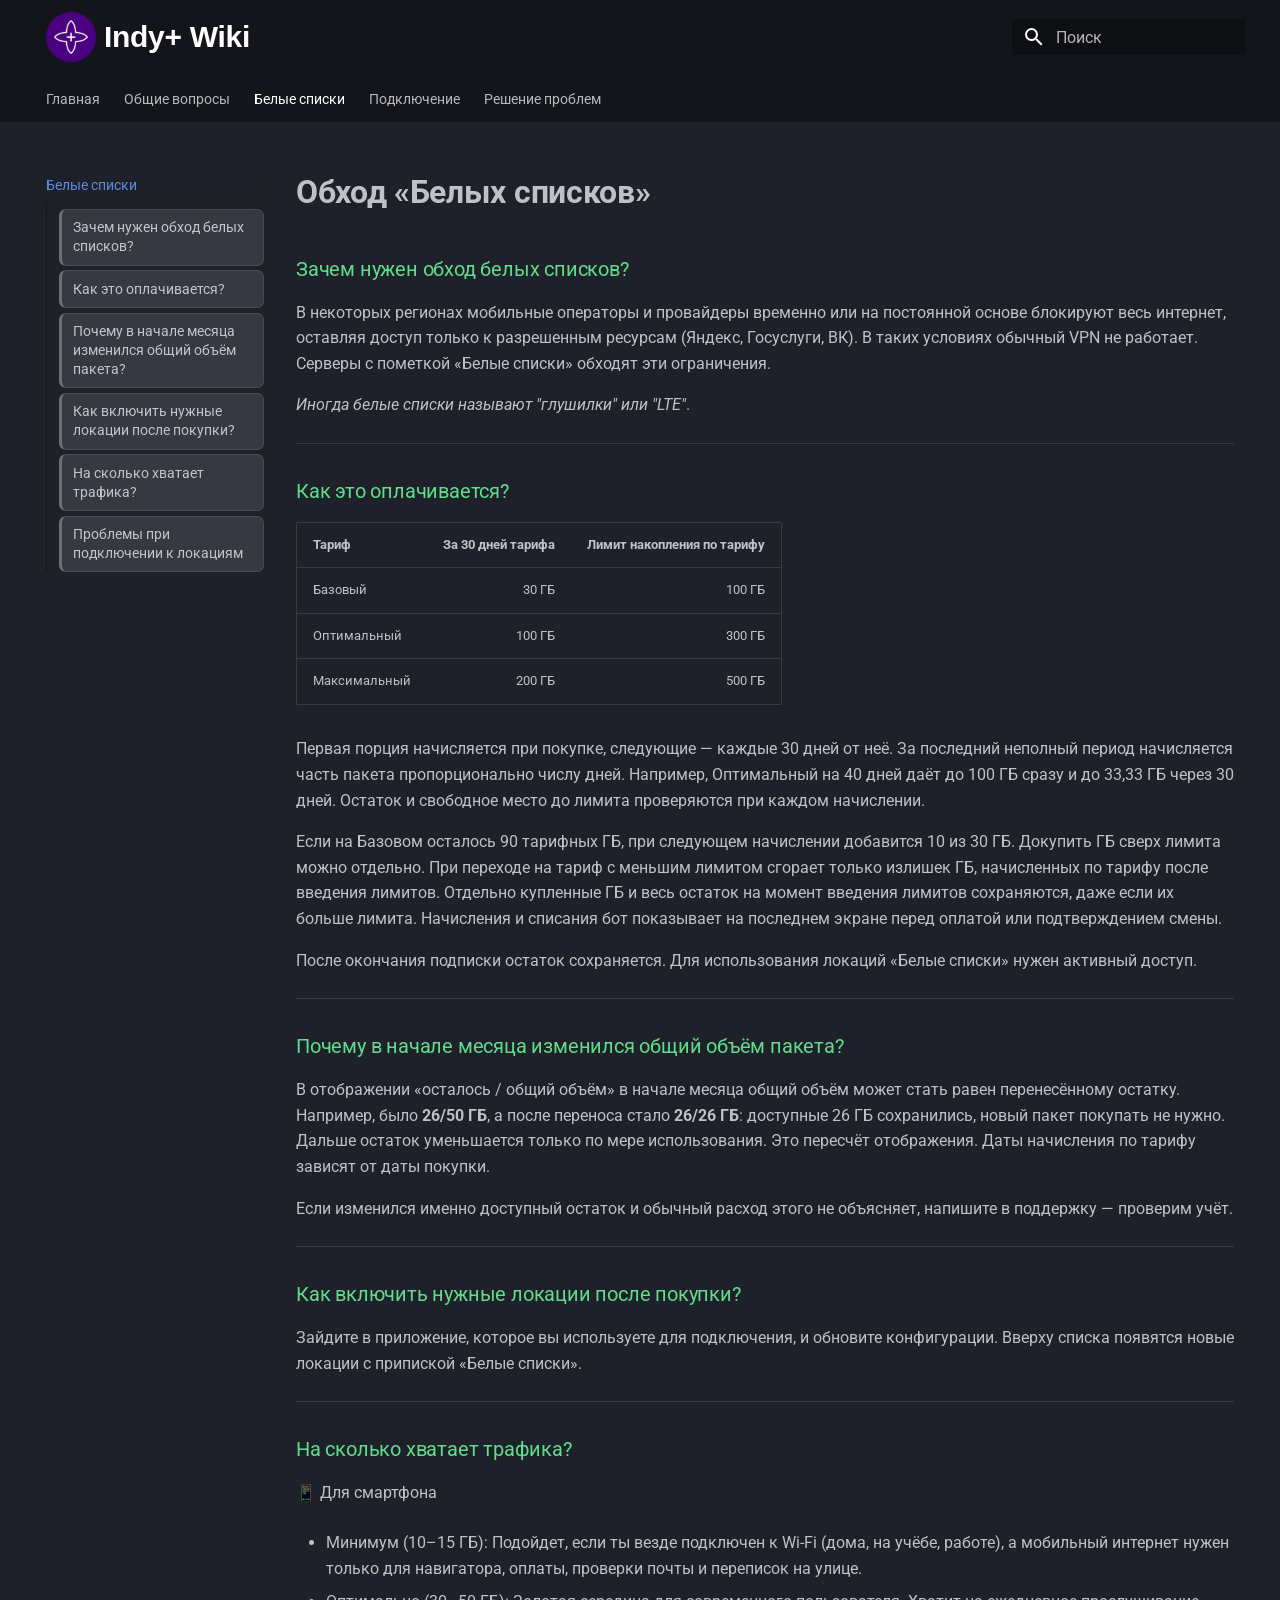
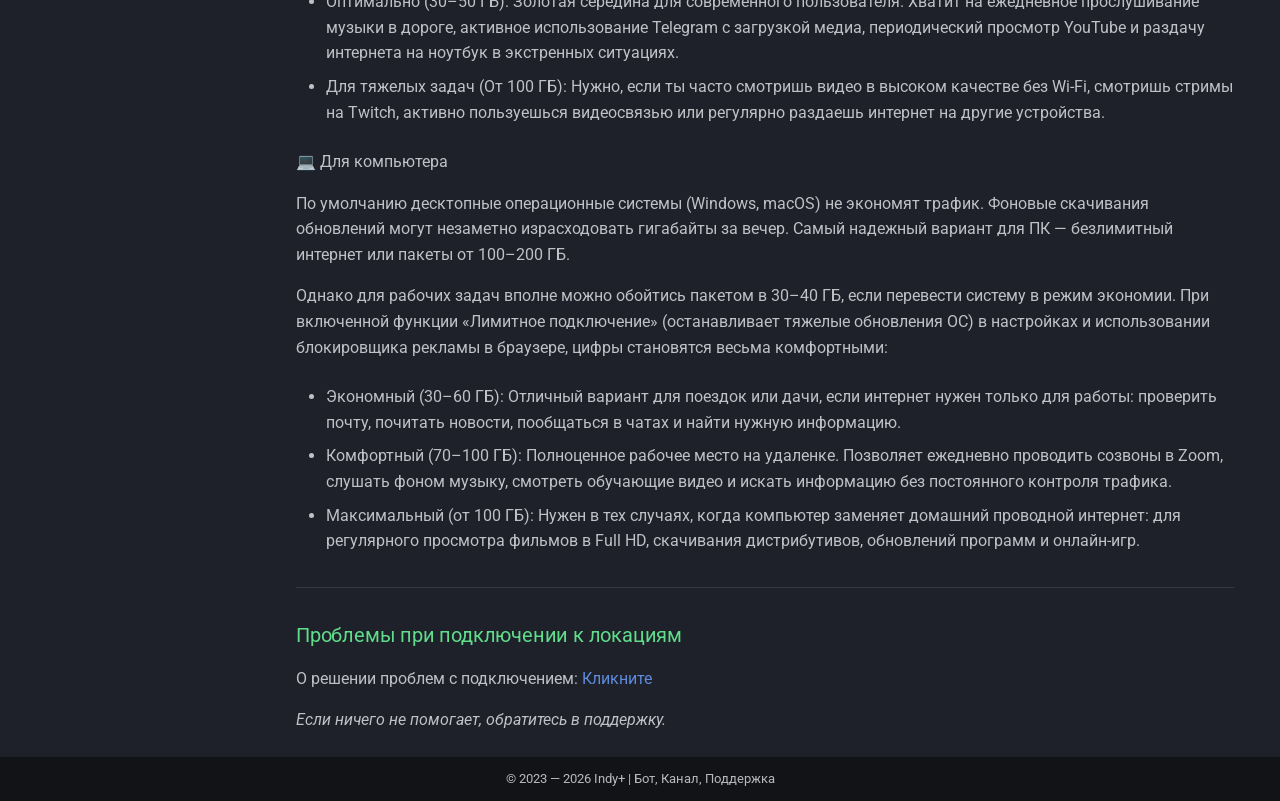
<file: whitelist/index.html>
<!DOCTYPE html><html lang="ru" class="no-js"><head>
    
      <meta charset="utf-8">
      <meta name="viewport" content="width=device-width,initial-scale=1">
      
        <meta name="description" content="База знаний">
      
      
      
        <link rel="canonical" href="https://wiki.indy-plus.com/whitelist/">
      
      
        <link rel="prev" href="../general/">
      
      
        <link rel="next" href="../connection/">
      
      
        
      
      
      <link rel="icon" href="../assets/branding/indy-icon-round-32.png">
      <meta name="generator" content="mkdocs-1.6.1, mkdocs-material-9.7.7">
    
    
      
        <title>Белые списки - Indy+ Wiki</title>
      
    
    
      <link rel="stylesheet" href="../assets/stylesheets/main.ec1eaa64.min.css">
      
        
        <link rel="stylesheet" href="../assets/stylesheets/palette.ab4e12ef.min.css">
      
      


    
    
      
    
    
      
        
        
        <link rel="preconnect" href="https://fonts.gstatic.com" crossorigin="">
        <link rel="stylesheet" href="https://fonts.googleapis.com/css?family=Roboto:300,300i,400,400i,700,700i%7CRoboto+Mono:400,400i,700,700i&amp;display=fallback">
        <style>:root{--md-text-font:"Roboto";--md-code-font:"Roboto Mono"}</style>
      
    
    
      <link rel="stylesheet" href="../stylesheets/extra.css">
    
    <script>__md_scope=new URL("..",location),__md_hash=e=>[...e].reduce(((e,_)=>(e<<5)-e+_.charCodeAt(0)),0),__md_get=(e,_=localStorage,t=__md_scope)=>JSON.parse(_.getItem(t.pathname+"."+e)),__md_set=(e,_,t=localStorage,a=__md_scope)=>{try{t.setItem(a.pathname+"."+e,JSON.stringify(_))}catch(e){}}</script>
    
      

    
    
  <link href="../assets/stylesheets/glightbox.min.css" rel="stylesheet"><script src="../assets/javascripts/glightbox.min.js"></script><style id="glightbox-style">
            html.glightbox-open { overflow: initial; height: 100%; }
            .gslide-title { margin-top: 0px; user-select: text; }
            .gslide-desc { color: #666; user-select: text; }
            .gslide-image img { background: white; }
            .gscrollbar-fixer { padding-right: 15px; }
            .gdesc-inner { font-size: 0.75rem; }
            body[data-md-color-scheme="slate"] .gdesc-inner { background: var(--md-default-bg-color); }
            body[data-md-color-scheme="slate"] .gslide-title { color: var(--md-default-fg-color); }
            body[data-md-color-scheme="slate"] .gslide-desc { color: var(--md-default-fg-color); }
        </style></head>
  
  
    
    
    
    
    
    <body dir="ltr" data-md-color-scheme="slate" data-md-color-primary="black" data-md-color-accent="deep-purple">
  
    
    <input class="md-toggle" data-md-toggle="drawer" type="checkbox" id="__drawer" autocomplete="off">
    <input class="md-toggle" data-md-toggle="search" type="checkbox" id="__search" autocomplete="off">
    <label class="md-overlay" for="__drawer"></label>
    <div data-md-component="skip">
      
        
        <a href="#_1" class="md-skip">
          Перейти к содержанию
        </a>
      
    </div>
    <div data-md-component="announce">
      
    </div>
    
    
      

<header class="md-header" data-md-component="header">
  <nav class="md-header__inner md-grid" aria-label="Верхний колонтитул">
    <a href=".." title="Indy+ Wiki" class="md-header__button md-logo" aria-label="Indy+ Wiki" data-md-component="logo">
      
  <img src="../assets/branding/indy-logo-round.png" alt="logo">

    </a>
    <label class="md-header__button md-icon" for="__drawer">
      
      <svg xmlns="http://www.w3.org/2000/svg" viewBox="0 0 24 24"><path d="M3 6h18v2H3zm0 5h18v2H3zm0 5h18v2H3z"></path></svg>
    </label>
    <div class="md-header__title" data-md-component="header-title">
      <div class="md-header__ellipsis">
        <div class="md-header__topic">
          <span class="md-ellipsis">
            Indy+ Wiki
          </span>
        </div>
        <div class="md-header__topic" data-md-component="header-topic">
          <span class="md-ellipsis">
            
              Белые списки
            
          </span>
        </div>
      </div>
    </div>
    
      
    
    
    
    
      
      
        <label class="md-header__button md-icon" for="__search">
          
          <svg xmlns="http://www.w3.org/2000/svg" viewBox="0 0 24 24"><path d="M9.5 3A6.5 6.5 0 0 1 16 9.5c0 1.61-.59 3.09-1.56 4.23l.27.27h.79l5 5-1.5 1.5-5-5v-.79l-.27-.27A6.52 6.52 0 0 1 9.5 16 6.5 6.5 0 0 1 3 9.5 6.5 6.5 0 0 1 9.5 3m0 2C7 5 5 7 5 9.5S7 14 9.5 14 14 12 14 9.5 12 5 9.5 5"></path></svg>
        </label>
        <div class="md-search" data-md-component="search" role="dialog">
  <label class="md-search__overlay" for="__search"></label>
  <div class="md-search__inner" role="search">
    <form class="md-search__form" name="search">
      <input type="text" class="md-search__input" name="query" aria-label="Поиск" placeholder="Поиск" autocapitalize="off" autocorrect="off" autocomplete="off" spellcheck="false" data-md-component="search-query" required="">
      <label class="md-search__icon md-icon" for="__search">
        
        <svg xmlns="http://www.w3.org/2000/svg" viewBox="0 0 24 24"><path d="M9.5 3A6.5 6.5 0 0 1 16 9.5c0 1.61-.59 3.09-1.56 4.23l.27.27h.79l5 5-1.5 1.5-5-5v-.79l-.27-.27A6.52 6.52 0 0 1 9.5 16 6.5 6.5 0 0 1 3 9.5 6.5 6.5 0 0 1 9.5 3m0 2C7 5 5 7 5 9.5S7 14 9.5 14 14 12 14 9.5 12 5 9.5 5"></path></svg>
        
        <svg xmlns="http://www.w3.org/2000/svg" viewBox="0 0 24 24"><path d="M20 11v2H8l5.5 5.5-1.42 1.42L4.16 12l7.92-7.92L13.5 5.5 8 11z"></path></svg>
      </label>
      <nav class="md-search__options" aria-label="Поиск">
        
        <button type="reset" class="md-search__icon md-icon" title="Очистить" aria-label="Очистить" tabindex="-1">
          
          <svg xmlns="http://www.w3.org/2000/svg" viewBox="0 0 24 24"><path d="M19 6.41 17.59 5 12 10.59 6.41 5 5 6.41 10.59 12 5 17.59 6.41 19 12 13.41 17.59 19 19 17.59 13.41 12z"></path></svg>
        </button>
      </nav>
      
        <div class="md-search__suggest" data-md-component="search-suggest"></div>
      
    </form>
    <div class="md-search__output">
      <div class="md-search__scrollwrap" tabindex="0" data-md-scrollfix="">
        <div class="md-search-result" data-md-component="search-result">
          <div class="md-search-result__meta">
            Инициализация поиска
          </div>
          <ol class="md-search-result__list" role="presentation"></ol>
        </div>
      </div>
    </div>
  </div>
</div>
      
    
    
  </nav>
  
</header>
    
    <div class="md-container" data-md-component="container">
      
      
        
          
            
<nav class="md-tabs" aria-label="Вкладки" data-md-component="tabs">
  <div class="md-grid">
    <ul class="md-tabs__list">
      
        
  
  
  
  
    <li class="md-tabs__item">
      <a href=".." class="md-tabs__link">
        
  
  
    
  
  Главная

      </a>
    </li>
  

      
        
  
  
  
  
    <li class="md-tabs__item">
      <a href="../general/" class="md-tabs__link">
        
  
  
    
  
  Общие вопросы

      </a>
    </li>
  

      
        
  
  
  
    
  
  
    <li class="md-tabs__item md-tabs__item--active">
      <a href="./" class="md-tabs__link">
        
  
  
    
  
  Белые списки

      </a>
    </li>
  

      
        
  
  
  
  
    <li class="md-tabs__item">
      <a href="../connection/" class="md-tabs__link">
        
  
  
    
  
  Подключение

      </a>
    </li>
  

      
        
  
  
  
  
    <li class="md-tabs__item">
      <a href="../troubleshooting/" class="md-tabs__link">
        
  
  
    
  
  Решение проблем

      </a>
    </li>
  

      
    </ul>
  </div>
</nav>
          
        
      
      <main class="md-main" data-md-component="main">
        <div class="md-main__inner md-grid">
          
            
              
              <div class="md-sidebar md-sidebar--primary" data-md-component="sidebar" data-md-type="navigation">
                <div class="md-sidebar__scrollwrap">
                  <div class="md-sidebar__inner">
                    


  


  

<nav class="md-nav md-nav--primary md-nav--lifted md-nav--integrated" aria-label="Навигация" data-md-level="0">
  <label class="md-nav__title" for="__drawer">
    <a href=".." title="Indy+ Wiki" class="md-nav__button md-logo" aria-label="Indy+ Wiki" data-md-component="logo">
      
  <img src="../assets/branding/indy-logo-round.png" alt="logo">

    </a>
    Indy+ Wiki
  </label>
  
  <ul class="md-nav__list" data-md-scrollfix="">
    
      
      
  
  
  
  
    <li class="md-nav__item">
      <a href=".." class="md-nav__link">
        
  
  
  <span class="md-ellipsis">
    
  
    Главная
  

    
  </span>
  
  

      </a>
    </li>
  

    
      
      
  
  
  
  
    <li class="md-nav__item">
      <a href="../general/" class="md-nav__link">
        
  
  
  <span class="md-ellipsis">
    
  
    Общие вопросы
  

    
  </span>
  
  

      </a>
    </li>
  

    
      
      
  
  
    
  
  
  
    <li class="md-nav__item md-nav__item--active">
      
      <input class="md-nav__toggle md-toggle" type="checkbox" id="__toc">
      
      
        
      
      
        <label class="md-nav__link md-nav__link--active" for="__toc">
          
  
  
  <span class="md-ellipsis">
    
  
    Белые списки
  

    
  </span>
  
  

          <span class="md-nav__icon md-icon"></span>
        </label>
      
      <a href="./" class="md-nav__link md-nav__link--active">
        
  
  
  <span class="md-ellipsis">
    
  
    Белые списки
  

    
  </span>
  
  

      </a>
      
        

<nav class="md-nav md-nav--secondary" aria-label="Содержание">
  
  
  
    
  
  
    <label class="md-nav__title" for="__toc">
      <span class="md-nav__icon md-icon"></span>
      Содержание
    </label>
    <ul class="md-nav__list" data-md-component="toc" data-md-scrollfix="">
      
        <li class="md-nav__item">
  <a href="#about-whitelist" class="md-nav__link">
    <span class="md-ellipsis">
      
        Зачем нужен обход белых списков?
      
    </span>
  </a>
  
</li>
      
        <li class="md-nav__item">
  <a href="#traffic-credit" class="md-nav__link">
    <span class="md-ellipsis">
      
        Как это оплачивается?
      
    </span>
  </a>
  
</li>
      
        <li class="md-nav__item">
  <a href="#_2" class="md-nav__link">
    <span class="md-ellipsis">
      
        Почему в начале месяца изменился общий объём пакета?
      
    </span>
  </a>
  
</li>
      
        <li class="md-nav__item">
  <a href="#_3" class="md-nav__link">
    <span class="md-ellipsis">
      
        Как включить нужные локации после покупки?
      
    </span>
  </a>
  
</li>
      
        <li class="md-nav__item">
  <a href="#_4" class="md-nav__link">
    <span class="md-ellipsis">
      
        На сколько хватает трафика?
      
    </span>
  </a>
  
</li>
      
        <li class="md-nav__item">
  <a href="#_5" class="md-nav__link">
    <span class="md-ellipsis">
      
        Проблемы при подключении к локациям
      
    </span>
  </a>
  
</li>
      
    </ul>
  
</nav>
      
    </li>
  

    
      
      
  
  
  
  
    <li class="md-nav__item">
      <a href="../connection/" class="md-nav__link">
        
  
  
  <span class="md-ellipsis">
    
  
    Подключение
  

    
  </span>
  
  

      </a>
    </li>
  

    
      
      
  
  
  
  
    <li class="md-nav__item">
      <a href="../troubleshooting/" class="md-nav__link">
        
  
  
  <span class="md-ellipsis">
    
  
    Решение проблем
  

    
  </span>
  
  

      </a>
    </li>
  

    
  </ul>
</nav>
                  </div>
                </div>
              </div>
            
            
          
          
            <div class="md-content" data-md-component="content">
              
              <article class="md-content__inner md-typeset">
                
                  



<style>
  .md-typeset h3 {
      color: #60dd8b !important;
  }
</style>

<h1 id="_1">Обход «Белых списков»</h1>
<h3 id="about-whitelist">Зачем нужен обход белых списков?</h3>
<p>В некоторых регионах мобильные операторы и провайдеры временно или на постоянной основе блокируют весь интернет, оставляя доступ только к разрешенным ресурсам (Яндекс, Госуслуги, ВК). В таких условиях обычный VPN не работает. Серверы с пометкой «Белые списки» обходят эти ограничения.</p>
<p><i>Иногда белые списки называют "глушилки" или "LTE"</i>.</p>
<hr>
<h3 id="traffic-credit">Как это оплачивается?</h3>
<table>
<thead>
<tr>
<th>Тариф</th>
<th style="text-align: right;">За 30 дней тарифа</th>
<th style="text-align: right;">Лимит накопления по тарифу</th>
</tr>
</thead>
<tbody>
<tr>
<td>Базовый</td>
<td style="text-align: right;">30 ГБ</td>
<td style="text-align: right;">100 ГБ</td>
</tr>
<tr>
<td>Оптимальный</td>
<td style="text-align: right;">100 ГБ</td>
<td style="text-align: right;">300 ГБ</td>
</tr>
<tr>
<td>Максимальный</td>
<td style="text-align: right;">200 ГБ</td>
<td style="text-align: right;">500 ГБ</td>
</tr>
</tbody>
</table>
<p>Первая порция начисляется при покупке, следующие — каждые 30 дней от неё. За последний неполный период
начисляется часть пакета пропорционально числу дней. Например, Оптимальный на 40 дней даёт до 100 ГБ сразу
и до 33,33 ГБ через 30 дней. Остаток и свободное место до лимита проверяются при каждом начислении.</p>
<p>Если на Базовом осталось 90 тарифных ГБ, при следующем начислении добавится 10 из 30 ГБ. Докупить ГБ сверх лимита
можно отдельно. При переходе на тариф с меньшим лимитом сгорает только излишек ГБ, начисленных по тарифу после введения лимитов.
Отдельно купленные ГБ и весь остаток на момент введения лимитов сохраняются, даже если их больше лимита.
Начисления и списания бот показывает на последнем экране перед оплатой или подтверждением смены.</p>
<p>После окончания подписки остаток сохраняется. Для использования локаций «Белые списки» нужен активный доступ.</p>
<hr>
<h3 id="_2">Почему в начале месяца изменился общий объём пакета?</h3>
<p>В отображении «осталось / общий объём» в начале месяца общий объём может стать равен перенесённому остатку. Например, было <strong>26/50 ГБ</strong>, а после переноса стало <strong>26/26 ГБ</strong>: доступные 26 ГБ сохранились, новый пакет покупать не нужно. Дальше остаток уменьшается только по мере использования. Это пересчёт отображения. Даты начисления по тарифу зависят от даты покупки.</p>
<p>Если изменился именно доступный остаток и обычный расход этого не объясняет, напишите в поддержку — проверим учёт.</p>
<hr>
<h3 id="_3">Как включить нужные локации после покупки?</h3>
<p>Зайдите в приложение, которое вы используете для подключения, и обновите конфигурации. Вверху списка появятся новые локации с припиской «Белые списки».</p>
<hr>
<h3 id="_4">На сколько хватает трафика?</h3>
<p>📱 Для смартфона</p>
<ul>
<li>
<p>Минимум (10–15 ГБ): Подойдет, если ты везде подключен к Wi-Fi (дома, на учёбе, работе), а мобильный интернет нужен только для навигатора, оплаты, проверки почты и переписок на улице.</p>
</li>
<li>
<p>Оптимально (30–50 ГБ): Золотая середина для современного пользователя. Хватит на ежедневное прослушивание музыки в дороге, активное использование Telegram с загрузкой медиа, периодический просмотр YouTube и раздачу интернета на ноутбук в экстренных ситуациях.</p>
</li>
<li>
<p>Для тяжелых задач (От 100 ГБ): Нужно, если ты часто смотришь видео в высоком качестве без Wi-Fi, смотришь стримы на Twitch, активно пользуешься видеосвязью или регулярно раздаешь интернет на другие устройства.</p>
</li>
</ul>
<p>💻 Для компьютера</p>
<p>По умолчанию десктопные операционные системы (Windows, macOS) не экономят трафик. Фоновые скачивания обновлений могут незаметно израсходовать гигабайты за вечер. Самый надежный вариант для ПК — безлимитный интернет или пакеты от 100–200 ГБ.</p>
<p>Однако для рабочих задач вполне можно обойтись пакетом в 30–40 ГБ, если перевести систему в режим экономии. При включенной функции «Лимитное подключение» (останавливает тяжелые обновления ОС) в настройках и использовании блокировщика рекламы в браузере, цифры становятся весьма комфортными:</p>
<ul>
<li>
<p>Экономный (30–60 ГБ): Отличный вариант для поездок или дачи, если интернет нужен только для работы: проверить почту, почитать новости, пообщаться в чатах и найти нужную информацию.</p>
</li>
<li>
<p>Комфортный (70–100 ГБ): Полноценное рабочее место на удаленке. Позволяет ежедневно проводить созвоны в Zoom, слушать фоном музыку, смотреть обучающие видео и искать информацию без постоянного контроля трафика.</p>
</li>
<li>
<p>Максимальный (от 100 ГБ): Нужен в тех случаях, когда компьютер заменяет домашний проводной интернет: для регулярного просмотра фильмов в Full HD, скачивания дистрибутивов, обновлений программ и онлайн-игр.</p>
</li>
</ul>
<hr>
<h3 id="_5">Проблемы при подключении к локациям</h3>
<p>О решении проблем с подключением: <a href="../troubleshooting/#vpn-not-working">Кликните</a></p>
<p><i>Если ничего не помогает, обратитесь в поддержку.</i></p>












                
              </article>
            </div>
          
          
<script>var target=document.getElementById(location.hash.slice(1));target&&target.name&&(target.checked=target.name.startsWith("__tabbed_"))</script>
        </div>
        
      </main>
      
        <footer class="md-footer">
  
  <div class="md-footer-meta md-typeset">
    <div class="md-footer-meta__inner md-grid">
      <div class="md-copyright">
  
    <div class="md-copyright__highlight">
      © 2023 — 2026 Indy+ | <a href="https://t.me/IndyPlusBot" target="_blank">Бот</a>, <a href="https://t.me/IndyPlus" target="_blank">Канал</a>, <a href="https://t.me/IndyPlusManager" target="_blank">Поддержка</a>
    </div>
  
  
</div>
      
    </div>
  </div>
</footer>
      
    </div>
    <div class="md-dialog" data-md-component="dialog">
      <div class="md-dialog__inner md-typeset"></div>
    </div>
    
    
    
      
      
      <script id="__config" type="application/json">{"annotate": null, "base": "..", "features": ["navigation.tabs", "navigation.sections", "search.suggest", "toc.integrate", "navigation.instant", "navigation.instant.prefetch"], "search": "../assets/javascripts/workers/search.2c215733.min.js", "tags": null, "translations": {"clipboard.copied": "\u0421\u043a\u043e\u043f\u0438\u0440\u043e\u0432\u0430\u043d\u043e \u0432 \u0431\u0443\u0444\u0435\u0440", "clipboard.copy": "\u041a\u043e\u043f\u0438\u0440\u043e\u0432\u0430\u0442\u044c \u0432 \u0431\u0443\u0444\u0435\u0440", "search.result.more.one": "\u0415\u0449\u0451 1 \u043d\u0430 \u044d\u0442\u043e\u0439 \u0441\u0442\u0440\u0430\u043d\u0438\u0446\u0435", "search.result.more.other": "\u0415\u0449\u0451 # \u043d\u0430 \u044d\u0442\u043e\u0439 \u0441\u0442\u0440\u0430\u043d\u0438\u0446\u0435", "search.result.none": "\u0421\u043e\u0432\u043f\u0430\u0434\u0435\u043d\u0438\u0439 \u043d\u0435 \u043d\u0430\u0439\u0434\u0435\u043d\u043e", "search.result.one": "\u041d\u0430\u0439\u0434\u0435\u043d\u043e 1 \u0441\u043e\u0432\u043f\u0430\u0434\u0435\u043d\u0438\u0435", "search.result.other": "\u041d\u0430\u0439\u0434\u0435\u043d\u043e \u0441\u043e\u0432\u043f\u0430\u0434\u0435\u043d\u0438\u0439: #", "search.result.placeholder": "\u041d\u0430\u0447\u043d\u0438\u0442\u0435 \u043f\u0435\u0447\u0430\u0442\u0430\u0442\u044c \u0434\u043b\u044f \u043f\u043e\u0438\u0441\u043a\u0430", "search.result.term.missing": "\u041e\u0442\u0441\u0443\u0442\u0441\u0442\u0432\u0443\u0435\u0442", "select.version": "\u0412\u044b\u0431\u0435\u0440\u0438\u0442\u0435 \u0432\u0435\u0440\u0441\u0438\u044e"}, "version": null}</script>
    
    
      <script src="../assets/javascripts/bundle.d7400e89.min.js"></script>
      
        <script src="../javascripts/extra.js"></script>
      
    
  
<script id="init-glightbox">const lightbox = GLightbox({"touchNavigation": true, "loop": false, "zoomable": true, "draggable": true, "openEffect": "zoom", "closeEffect": "zoom", "slideEffect": "slide"});
document$.subscribe(()=>{ lightbox.reload(); });
</script></body></html>
</file>
<file: stylesheets/extra.css>
/* Увеличиваем размер логотипа (по умолчанию он около 24px) */
.md-header__button.md-logo img,
.md-header__button.md-logo svg {
    width: 50px; /* Меняйте это значение, чтобы сделать больше/меньше */
    height: 50px;
}

.md-header__button.md-logo {
    margin-right: 0 !important; /* Уменьшай до 0, если нужно вплотную */
}

/* Обнуляем внешний отступ всего блока заголовка */
.md-header__title {
    margin-left: 0 !important;
}

.md-header__title .md-header__ellipsis {
    padding-left: 0 !important;
}

/* Принудительная сетка 2x2 для карточек на широких экранах */
@media screen and (min-width: 768px) {
    /* Жестко заставляем сетку делиться ровно на 2 колонки */
    body .md-typeset .grid.cards > ul {
        display: grid !important;
        grid-template-columns: 1fr 1fr !important;
    }

    /* (Опционально) Ограничиваем ширину блока, чтобы карточки были аккуратными квадратами, а не сосисками на широких мониторах */
    body .md-typeset .grid.cards {
        max-width: 850px !important;
    }
}

/* Делаем главный заголовок насыщенным и убираем эффект прозрачности */
.md-typeset h1 {
    color: inherit !important; /* Заставляет текст наследовать чистый цвет без прозрачности */
    font-weight: 700 !important; /* Делает заголовок плотным и жирным */
}

.md-header__title .md-header__topic .md-ellipsis {
    font-family: "Montserrat", sans-serif !important; /* Сюда впишите нужный шрифт */
    font-weight: 700 !important; /* Жирность (700 — bold, 800 — extra bold) */
    font-size: 30px !important; /* Размер шрифта */
    letter-spacing: -0.01em !important; /* Межбуквенный интервал для строгого стиля */
}

/* Закругление кнопок */
.md-typeset .md-button {
    border-radius: 50px !important;
}

/* Увеличиваем расстояние между кнопками */
.md-typeset .md-button {
    margin-right: 15px !important;  /* Отступ справа для ПК */
    margin-bottom: 15px !important; /* Отступ снизу для мобильных устройств */
}

/* Убираем лишний отступ у самой последней кнопки в ряду */
.md-typeset .md-button:last-child {
    margin-right: 0 !important;
}

/* Центрируем копирайт в самом низу сайта */
.md-footer-meta__inner {
    justify-content: center !important; /* Центрирует контейнер подвала */
}
.md-copyright {
    text-align: center !important;       /* Центрирует сам текст */
}

/* Центрируем копирайт в самом низу сайта */
.md-footer-meta__inner {
    display: flex !important;
    justify-content: center !important;
    width: 100% !important;
}
.md-copyright {
    text-align: center !important;
    margin: 0 auto !important;
}

/* Цвет ссылок при наведении мыши в футере при тёмной теме */
[data-md-color-scheme="slate"] .md-copyright a:hover {
    color: #7c4dff !important; /* Чуть более темный оранжевый при наведении */
}

:target {
    scroll-margin-top: 80px !important; /* Увеличь значение, если шапка шире */
}

/* Визуально разделяем пункты встроенного оглавления. */
.md-nav--secondary > .md-nav__list[data-md-component="toc"] {
    padding-top: 0.5rem;
}

.md-nav--secondary > .md-nav__list[data-md-component="toc"] > .md-nav__item {
    margin: 0.24rem 0;
}

.md-nav--secondary > .md-nav__list[data-md-component="toc"] > .md-nav__item > .md-nav__link {
    display: block;
    margin: 0;
    padding: 0.42rem 0.55rem;
    line-height: 1.35;
    background-color: var(--md-default-fg-color--lightest);
    border: 1px solid var(--md-default-fg-color--lightest);
    border-left: 0.15rem solid var(--md-default-fg-color--lighter);
    border-radius: 0.35rem;
    transition:
        color 125ms,
        background-color 125ms,
        border-color 125ms,
        box-shadow 125ms;
}

.md-nav--secondary > .md-nav__list[data-md-component="toc"] > .md-nav__item > .md-nav__link:hover,
.md-nav--secondary > .md-nav__list[data-md-component="toc"] > .md-nav__item > .md-nav__link:focus-visible,
.md-nav--secondary > .md-nav__list[data-md-component="toc"] > .md-nav__item > .md-nav__link--active {
    color: var(--md-accent-fg-color);
    background-color: var(--md-accent-fg-color--transparent);
    border-color: var(--md-accent-fg-color--transparent);
    border-left-color: var(--md-accent-fg-color);
    box-shadow: 0 0.1rem 0.3rem var(--md-default-bg-color--lighter);
}

.md-nav--secondary > .md-nav__list[data-md-component="toc"] > .md-nav__item > .md-nav__link:focus-visible {
    outline: 0.1rem solid var(--md-accent-fg-color);
    outline-offset: 0.1rem;
}

.md-nav--secondary > .md-nav__list[data-md-component="toc"] > .md-nav__item > .md-nav__link--active {
    font-weight: 600;
}

/* Дважды подсвечиваем заголовок раздела после перехода из оглавления. */
.md-typeset .indy-section-highlight {
    margin-inline-start: -0.4rem;
    padding-inline-start: 0.4rem;
    border-radius: 0.25rem;
    animation: indy-section-highlight 1.25s linear;
}

@keyframes indy-section-highlight {
    0%,
    32%,
    49%,
    81% {
        background-color: var(--md-accent-fg-color--transparent);
        background-color: color-mix(in srgb, var(--md-accent-fg-color) 24%, transparent);
        box-shadow: 0 0 0.9rem 0.16rem var(--md-accent-fg-color--transparent);
        box-shadow: 0 0 0.9rem 0.16rem color-mix(in srgb, var(--md-accent-fg-color) 32%, transparent);
    }

    33%,
    48%,
    82%,
    100% {
        background-color: transparent;
        box-shadow: 0 0 0 0 transparent;
    }
}
</file>
<file: assets/stylesheets/main.ec1eaa64.min.css>
@charset "UTF-8";html{-webkit-text-size-adjust:none;-moz-text-size-adjust:none;text-size-adjust:none;box-sizing:border-box}*,:after,:before{box-sizing:inherit}@media (prefers-reduced-motion){*,:after,:before{transition:none!important}}body{margin:0}a,button,input,label{-webkit-tap-highlight-color:transparent}a{color:inherit;text-decoration:none}hr{border:0;box-sizing:initial;display:block;height:.05rem;overflow:visible;padding:0}small{font-size:80%}sub,sup{line-height:1em}img{border-style:none}table{border-collapse:initial;border-spacing:0}td,th{font-weight:400;vertical-align:top}button{background:#0000;border:0;font-family:inherit;font-size:inherit;margin:0;padding:0}input{border:0;outline:none}:root{--md-primary-fg-color:#4051b5;--md-primary-fg-color--light:#5d6cc0;--md-primary-fg-color--dark:#303fa1;--md-primary-bg-color:#fff;--md-primary-bg-color--light:#ffffffb3;--md-accent-fg-color:#526cfe;--md-accent-fg-color--transparent:#526cfe1a;--md-accent-bg-color:#fff;--md-accent-bg-color--light:#ffffffb3}[data-md-color-scheme=default]{color-scheme:light}[data-md-color-scheme=default] img[src$="#gh-dark-mode-only"],[data-md-color-scheme=default] img[src$="#only-dark"]{display:none}:root,[data-md-color-scheme=default]{--md-hue:225deg;--md-default-fg-color:#000000de;--md-default-fg-color--light:#0000008a;--md-default-fg-color--lighter:#00000052;--md-default-fg-color--lightest:#00000012;--md-default-bg-color:#fff;--md-default-bg-color--light:#ffffffb3;--md-default-bg-color--lighter:#ffffff4d;--md-default-bg-color--lightest:#ffffff1f;--md-code-fg-color:#36464e;--md-code-bg-color:#f5f5f5;--md-code-bg-color--light:#f5f5f5b3;--md-code-bg-color--lighter:#f5f5f54d;--md-code-hl-color:#4287ff;--md-code-hl-color--light:#4287ff1a;--md-code-hl-number-color:#d52a2a;--md-code-hl-special-color:#db1457;--md-code-hl-function-color:#a846b9;--md-code-hl-constant-color:#6e59d9;--md-code-hl-keyword-color:#3f6ec6;--md-code-hl-string-color:#1c7d4d;--md-code-hl-name-color:var(--md-code-fg-color);--md-code-hl-operator-color:var(--md-default-fg-color--light);--md-code-hl-punctuation-color:var(--md-default-fg-color--light);--md-code-hl-comment-color:var(--md-default-fg-color--light);--md-code-hl-generic-color:var(--md-default-fg-color--light);--md-code-hl-variable-color:var(--md-default-fg-color--light);--md-typeset-color:var(--md-default-fg-color);--md-typeset-a-color:var(--md-primary-fg-color);--md-typeset-del-color:#f5503d26;--md-typeset-ins-color:#0bd57026;--md-typeset-kbd-color:#fafafa;--md-typeset-kbd-accent-color:#fff;--md-typeset-kbd-border-color:#b8b8b8;--md-typeset-mark-color:#ffff0080;--md-typeset-table-color:#0000001f;--md-typeset-table-color--light:rgba(0,0,0,.035);--md-admonition-fg-color:var(--md-default-fg-color);--md-admonition-bg-color:var(--md-default-bg-color);--md-warning-fg-color:#000000de;--md-warning-bg-color:#ff9;--md-footer-fg-color:#fff;--md-footer-fg-color--light:#ffffffb3;--md-footer-fg-color--lighter:#ffffff73;--md-footer-bg-color:#000000de;--md-footer-bg-color--dark:#00000052;--md-shadow-z1:0 0.2rem 0.5rem #0000000d,0 0 0.05rem #0000001a;--md-shadow-z2:0 0.2rem 0.5rem #0000001a,0 0 0.05rem #00000040;--md-shadow-z3:0 0.2rem 0.5rem #0003,0 0 0.05rem #00000059}.md-icon svg{fill:currentcolor;display:block;height:1.2rem;width:1.2rem}body{-webkit-font-smoothing:antialiased;-moz-osx-font-smoothing:grayscale;--md-text-font-family:var(--md-text-font,_),-apple-system,BlinkMacSystemFont,Helvetica,Arial,sans-serif;--md-code-font-family:var(--md-code-font,_),SFMono-Regular,Consolas,Menlo,monospace}aside,body,input{font-feature-settings:"kern","liga";color:var(--md-typeset-color);font-family:var(--md-text-font-family)}code,kbd,pre{font-feature-settings:"kern";font-family:var(--md-code-font-family)}:root{--md-typeset-table-sort-icon:url('data:image/svg+xml;charset=utf-8,<svg xmlns="http://www.w3.org/2000/svg" viewBox="0 0 24 24"><path d="m18 21-4-4h3V7h-3l4-4 4 4h-3v10h3M2 19v-2h10v2M2 13v-2h7v2M2 7V5h4v2z"/></svg>');--md-typeset-table-sort-icon--asc:url('data:image/svg+xml;charset=utf-8,<svg xmlns="http://www.w3.org/2000/svg" viewBox="0 0 24 24"><path d="M19 17h3l-4 4-4-4h3V3h2M2 17h10v2H2M6 5v2H2V5m0 6h7v2H2z"/></svg>');--md-typeset-table-sort-icon--desc:url('data:image/svg+xml;charset=utf-8,<svg xmlns="http://www.w3.org/2000/svg" viewBox="0 0 24 24"><path d="M19 7h3l-4-4-4 4h3v14h2M2 17h10v2H2M6 5v2H2V5m0 6h7v2H2z"/></svg>')}.md-typeset{-webkit-print-color-adjust:exact;color-adjust:exact;font-size:.8rem;line-height:1.6;overflow-wrap:break-word}@media print{.md-typeset{font-size:.68rem}}.md-typeset blockquote,.md-typeset dl,.md-typeset figure,.md-typeset ol,.md-typeset pre,.md-typeset ul{margin-bottom:1em;margin-top:1em}.md-typeset h1{color:var(--md-default-fg-color--light);font-size:2em;line-height:1.3;margin:0 0 1.25em}.md-typeset h1,.md-typeset h2{font-weight:300;letter-spacing:-.01em}.md-typeset h2{font-size:1.5625em;line-height:1.4;margin:1.6em 0 .64em}.md-typeset h3{font-size:1.25em;font-weight:400;letter-spacing:-.01em;line-height:1.5;margin:1.6em 0 .8em}.md-typeset h2+h3{margin-top:.8em}.md-typeset h4{font-weight:700;letter-spacing:-.01em;margin:1em 0}.md-typeset h5,.md-typeset h6{color:var(--md-default-fg-color--light);font-size:.8em;font-weight:700;letter-spacing:-.01em;margin:1.25em 0}.md-typeset h5{text-transform:uppercase}.md-typeset h5 code{text-transform:none}.md-typeset hr{border-bottom:.05rem solid var(--md-default-fg-color--lightest);display:flow-root;margin:1.5em 0}.md-typeset a{color:var(--md-typeset-a-color);word-break:break-word}.md-typeset a,.md-typeset a:before{transition:color 125ms}.md-typeset a:focus,.md-typeset a:hover{color:var(--md-accent-fg-color)}.md-typeset a:focus code,.md-typeset a:hover code{background-color:var(--md-accent-fg-color--transparent);color:var(--md-accent-fg-color)}.md-typeset a code{color:var(--md-typeset-a-color)}.md-typeset a.focus-visible{outline-color:var(--md-accent-fg-color);outline-offset:.2rem}.md-typeset code,.md-typeset kbd,.md-typeset pre{color:var(--md-code-fg-color);direction:ltr;font-variant-ligatures:none;transition:background-color 125ms}@media print{.md-typeset code,.md-typeset kbd,.md-typeset pre{white-space:pre-wrap}}.md-typeset code{background-color:var(--md-code-bg-color);border-radius:.1rem;-webkit-box-decoration-break:clone;box-decoration-break:clone;font-size:.85em;padding:0 .2941176471em;transition:color 125ms,background-color 125ms;word-break:break-word}.md-typeset code:not(.focus-visible){-webkit-tap-highlight-color:transparent;outline:none}.md-typeset pre{display:flow-root;line-height:1.4;position:relative}.md-typeset pre>code{-webkit-box-decoration-break:slice;box-decoration-break:slice;box-shadow:none;display:block;margin:0;outline-color:var(--md-accent-fg-color);overflow:auto;padding:.7720588235em 1.1764705882em;scrollbar-color:var(--md-default-fg-color--lighter) #0000;scrollbar-width:thin;touch-action:auto;word-break:normal}.md-typeset pre>code:hover{scrollbar-color:var(--md-accent-fg-color) #0000}.md-typeset pre>code::-webkit-scrollbar{height:.2rem;width:.2rem}.md-typeset pre>code::-webkit-scrollbar-thumb{background-color:var(--md-default-fg-color--lighter)}.md-typeset pre>code::-webkit-scrollbar-thumb:hover{background-color:var(--md-accent-fg-color)}.md-typeset kbd{background-color:var(--md-typeset-kbd-color);border-radius:.1rem;box-shadow:0 .1rem 0 .05rem var(--md-typeset-kbd-border-color),0 .1rem 0 var(--md-typeset-kbd-border-color),0 -.1rem .2rem var(--md-typeset-kbd-accent-color) inset;color:var(--md-default-fg-color);display:inline-block;font-size:.75em;padding:0 .6666666667em;vertical-align:text-top;word-break:break-word}.md-typeset mark{background-color:var(--md-typeset-mark-color);-webkit-box-decoration-break:clone;box-decoration-break:clone;color:inherit;word-break:break-word}.md-typeset abbr{cursor:help;text-decoration:none}.md-typeset [data-preview],.md-typeset abbr{border-bottom:.05rem dotted var(--md-default-fg-color--light)}.md-typeset small{opacity:.75}[dir=ltr] .md-typeset sub,[dir=ltr] .md-typeset sup{margin-left:.078125em}[dir=rtl] .md-typeset sub,[dir=rtl] .md-typeset sup{margin-right:.078125em}[dir=ltr] .md-typeset blockquote{padding-left:.6rem}[dir=rtl] .md-typeset blockquote{padding-right:.6rem}[dir=ltr] .md-typeset blockquote{border-left:.2rem solid var(--md-default-fg-color--lighter)}[dir=rtl] .md-typeset blockquote{border-right:.2rem solid var(--md-default-fg-color--lighter)}.md-typeset blockquote{color:var(--md-default-fg-color--light);margin-left:0;margin-right:0}.md-typeset ul{list-style-type:disc}.md-typeset ul[type]{list-style-type:revert-layer}[dir=ltr] .md-typeset ol,[dir=ltr] .md-typeset ul{margin-left:.625em}[dir=rtl] .md-typeset ol,[dir=rtl] .md-typeset ul{margin-right:.625em}.md-typeset ol,.md-typeset ul{padding:0}.md-typeset ol:not([hidden]),.md-typeset ul:not([hidden]){display:flow-root}.md-typeset ol ol,.md-typeset ul ol{list-style-type:lower-alpha}.md-typeset ol ol ol,.md-typeset ul ol ol{list-style-type:lower-roman}.md-typeset ol ol ol ol,.md-typeset ul ol ol ol{list-style-type:upper-alpha}.md-typeset ol ol ol ol ol,.md-typeset ul ol ol ol ol{list-style-type:upper-roman}.md-typeset ol[type],.md-typeset ul[type]{list-style-type:revert-layer}[dir=ltr] .md-typeset ol li,[dir=ltr] .md-typeset ul li{margin-left:1.25em}[dir=rtl] .md-typeset ol li,[dir=rtl] .md-typeset ul li{margin-right:1.25em}.md-typeset ol li,.md-typeset ul li{margin-bottom:.5em}.md-typeset ol li blockquote,.md-typeset ol li p,.md-typeset ul li blockquote,.md-typeset ul li p{margin:.5em 0}.md-typeset ol li:last-child,.md-typeset ul li:last-child{margin-bottom:0}[dir=ltr] .md-typeset ol li ol,[dir=ltr] .md-typeset ol li ul,[dir=ltr] .md-typeset ul li ol,[dir=ltr] .md-typeset ul li ul{margin-left:.625em}[dir=rtl] .md-typeset ol li ol,[dir=rtl] .md-typeset ol li ul,[dir=rtl] .md-typeset ul li ol,[dir=rtl] .md-typeset ul li ul{margin-right:.625em}.md-typeset ol li ol,.md-typeset ol li ul,.md-typeset ul li ol,.md-typeset ul li ul{margin-bottom:.5em;margin-top:.5em}[dir=ltr] .md-typeset dd{margin-left:1.875em}[dir=rtl] .md-typeset dd{margin-right:1.875em}.md-typeset dd{margin-bottom:1.5em;margin-top:1em}.md-typeset img,.md-typeset svg,.md-typeset video{height:auto;max-width:100%}.md-typeset img[align=left]{margin:1em 1em 1em 0}.md-typeset img[align=right]{margin:1em 0 1em 1em}.md-typeset img[align]:only-child{margin-top:0}.md-typeset figure{display:flow-root;margin:1em auto;max-width:100%;text-align:center;width:fit-content}.md-typeset figure img{display:block;margin:0 auto}.md-typeset figcaption{font-style:italic;margin:1em auto;max-width:24rem}.md-typeset iframe{max-width:100%}.md-typeset table:not([class]){background-color:var(--md-default-bg-color);border:.05rem solid var(--md-typeset-table-color);border-radius:.1rem;display:inline-block;font-size:.64rem;max-width:100%;overflow:auto;touch-action:auto}@media print{.md-typeset table:not([class]){display:table}}.md-typeset table:not([class])+*{margin-top:1.5em}.md-typeset table:not([class]) td>:first-child,.md-typeset table:not([class]) th>:first-child{margin-top:0}.md-typeset table:not([class]) td>:last-child,.md-typeset table:not([class]) th>:last-child{margin-bottom:0}.md-typeset table:not([class]) td:not([align]),.md-typeset table:not([class]) th:not([align]){text-align:left}[dir=rtl] .md-typeset table:not([class]) td:not([align]),[dir=rtl] .md-typeset table:not([class]) th:not([align]){text-align:right}.md-typeset table:not([class]) th{font-weight:700;min-width:5rem;padding:.9375em 1.25em;vertical-align:top}.md-typeset table:not([class]) td{border-top:.05rem solid var(--md-typeset-table-color);padding:.9375em 1.25em;vertical-align:top}.md-typeset table:not([class]) tbody tr{transition:background-color 125ms}.md-typeset table:not([class]) tbody tr:hover{background-color:var(--md-typeset-table-color--light);box-shadow:0 .05rem 0 var(--md-default-bg-color) inset}.md-typeset table:not([class]) a{word-break:normal}.md-typeset table th[role=columnheader]{cursor:pointer}[dir=ltr] .md-typeset table th[role=columnheader]:after{margin-left:.5em}[dir=rtl] .md-typeset table th[role=columnheader]:after{margin-right:.5em}.md-typeset table th[role=columnheader]:after{content:"";display:inline-block;height:1.2em;-webkit-mask-image:var(--md-typeset-table-sort-icon);mask-image:var(--md-typeset-table-sort-icon);-webkit-mask-repeat:no-repeat;mask-repeat:no-repeat;-webkit-mask-size:contain;mask-size:contain;transition:background-color 125ms;vertical-align:text-bottom;width:1.2em}.md-typeset table th[role=columnheader]:hover:after{background-color:var(--md-default-fg-color--lighter)}.md-typeset table th[role=columnheader][aria-sort=ascending]:after{background-color:var(--md-default-fg-color--light);-webkit-mask-image:var(--md-typeset-table-sort-icon--asc);mask-image:var(--md-typeset-table-sort-icon--asc)}.md-typeset table th[role=columnheader][aria-sort=descending]:after{background-color:var(--md-default-fg-color--light);-webkit-mask-image:var(--md-typeset-table-sort-icon--desc);mask-image:var(--md-typeset-table-sort-icon--desc)}.md-typeset__scrollwrap{margin:1em -.8rem;overflow-x:auto;touch-action:auto}.md-typeset__table{display:inline-block;margin-bottom:.5em;padding:0 .8rem}@media print{.md-typeset__table{display:block}}html .md-typeset__table table{display:table;margin:0;overflow:hidden;width:100%}@media screen and (max-width:44.984375em){.md-content__inner>pre{margin:1em -.8rem}.md-content__inner>pre code{border-radius:0}}.md-typeset .md-author{border-radius:100%;display:block;flex-shrink:0;height:1.6rem;overflow:hidden;position:relative;transition:color 125ms,transform 125ms;width:1.6rem}.md-typeset .md-author img{display:block}.md-typeset .md-author--more{background:var(--md-default-fg-color--lightest);color:var(--md-default-fg-color--lighter);font-size:.6rem;font-weight:700;line-height:1.6rem;text-align:center}.md-typeset .md-author--long{height:2.4rem;width:2.4rem}.md-typeset a.md-author{transform:scale(1)}.md-typeset a.md-author img{border-radius:100%;filter:grayscale(100%) opacity(75%);transition:filter 125ms}.md-typeset a.md-author:focus,.md-typeset a.md-author:hover{transform:scale(1.1);z-index:1}.md-typeset a.md-author:focus img,.md-typeset a.md-author:hover img{filter:grayscale(0)}.md-banner{background-color:var(--md-footer-bg-color);color:var(--md-footer-fg-color);overflow:auto}@media print{.md-banner{display:none}}.md-banner--warning{background-color:var(--md-warning-bg-color);color:var(--md-warning-fg-color)}.md-banner__inner{font-size:.7rem;margin:.6rem auto;padding:0 .8rem}[dir=ltr] .md-banner__button{float:right}[dir=rtl] .md-banner__button{float:left}.md-banner__button{color:inherit;cursor:pointer;transition:opacity .25s}.no-js .md-banner__button{display:none}.md-banner__button:hover{opacity:.7}html{font-size:125%;height:100%;overflow-x:hidden}@media screen and (min-width:100em){html{font-size:137.5%}}@media screen and (min-width:125em){html{font-size:150%}}body{background-color:var(--md-default-bg-color);display:flex;flex-direction:column;font-size:.5rem;min-height:100%;position:relative;width:100%}@media print{body{display:block}}@media screen and (max-width:59.984375em){body[data-md-scrolllock]{position:fixed}}.md-grid{margin-left:auto;margin-right:auto;max-width:61rem}.md-container{display:flex;flex-direction:column;flex-grow:1}@media print{.md-container{display:block}}.md-main{flex-grow:1}.md-main__inner{display:flex;height:100%;margin-top:1.5rem}.md-ellipsis{overflow:hidden;text-overflow:ellipsis}.md-toggle{display:none}.md-option{height:0;opacity:0;position:absolute;width:0}.md-option:checked+label:not([hidden]){display:block}.md-option.focus-visible+label{outline-color:var(--md-accent-fg-color);outline-style:auto}.md-skip{background-color:var(--md-default-fg-color);border-radius:.1rem;color:var(--md-default-bg-color);font-size:.64rem;margin:.5rem;opacity:0;outline-color:var(--md-accent-fg-color);padding:.3rem .5rem;position:fixed;transform:translateY(.4rem);z-index:-1}.md-skip:focus{opacity:1;transform:translateY(0);transition:transform .25s cubic-bezier(.4,0,.2,1),opacity 175ms 75ms;z-index:10}@page{margin:25mm}:root{--md-clipboard-icon:url('data:image/svg+xml;charset=utf-8,<svg xmlns="http://www.w3.org/2000/svg" viewBox="0 0 24 24"><path d="M19 21H8V7h11m0-2H8a2 2 0 0 0-2 2v14a2 2 0 0 0 2 2h11a2 2 0 0 0 2-2V7a2 2 0 0 0-2-2m-3-4H4a2 2 0 0 0-2 2v14h2V3h12z"/></svg>')}.md-clipboard{border-radius:.1rem;color:var(--md-default-fg-color--lightest);cursor:pointer;height:1.5em;outline-color:var(--md-accent-fg-color);outline-offset:.1rem;transition:color .25s;width:1.5em;z-index:1}@media print{.md-clipboard{display:none}}.md-clipboard:not(.focus-visible){-webkit-tap-highlight-color:transparent;outline:none}:hover>.md-clipboard{color:var(--md-default-fg-color--light)}.md-clipboard:focus,.md-clipboard:hover{color:var(--md-accent-fg-color)}.md-clipboard:after{background-color:currentcolor;content:"";display:block;height:1.125em;margin:0 auto;-webkit-mask-image:var(--md-clipboard-icon);mask-image:var(--md-clipboard-icon);-webkit-mask-position:center;mask-position:center;-webkit-mask-repeat:no-repeat;mask-repeat:no-repeat;-webkit-mask-size:contain;mask-size:contain;width:1.125em}.md-clipboard--inline{cursor:pointer}.md-clipboard--inline code{transition:color .25s,background-color .25s}.md-clipboard--inline:focus code,.md-clipboard--inline:hover code{background-color:var(--md-accent-fg-color--transparent);color:var(--md-accent-fg-color)}:root{--md-code-select-icon:url('data:image/svg+xml;charset=utf-8,<svg xmlns="http://www.w3.org/2000/svg" viewBox="0 0 24 24"><path d="M19 19h-4v2h4c1.1 0 2-.9 2-2v-4h-2m0-12h-4v2h4v4h2V5c0-1.1-.9-2-2-2M5 5h4V3H5c-1.1 0-2 .9-2 2v4h2m0 6H3v4c0 1.1.9 2 2 2h4v-2H5zm2-4h2v2H7zm4 0h2v2h-2zm4 0h2v2h-2zM7 7h2v2H7zm4 0h2v2h-2zm4 0h2v2h-2zm-8 8h2v2H7zm4 0h2v2h-2zm4 0h2v2h-2z"/></svg>');--md-code-copy-icon:url('data:image/svg+xml;charset=utf-8,<svg xmlns="http://www.w3.org/2000/svg" viewBox="0 0 24 24"><path d="M19 21H8V7h11m0-2H8a2 2 0 0 0-2 2v14a2 2 0 0 0 2 2h11a2 2 0 0 0 2-2V7a2 2 0 0 0-2-2m-3-4H4a2 2 0 0 0-2 2v14h2V3h12z"/></svg>')}.md-typeset .md-code__content{display:grid}.md-code__nav{background-color:var(--md-code-bg-color--lighter);border-radius:.1rem;display:flex;gap:.2rem;padding:.2rem;position:absolute;right:.25em;top:.25em;transition:background-color .25s;z-index:1}:hover>.md-code__nav{background-color:var(--md-code-bg-color--light)}.md-code__button{color:var(--md-default-fg-color--lightest);cursor:pointer;display:block;height:1.5em;outline-color:var(--md-accent-fg-color);outline-offset:.1rem;transition:color .25s;width:1.5em}:hover>*>.md-code__button{color:var(--md-default-fg-color--light)}.md-code__button.focus-visible,.md-code__button:hover{color:var(--md-accent-fg-color)}.md-code__button--active{color:var(--md-default-fg-color)!important}.md-code__button:after{background-color:currentcolor;content:"";display:block;height:1.125em;margin:0 auto;-webkit-mask-position:center;mask-position:center;-webkit-mask-repeat:no-repeat;mask-repeat:no-repeat;-webkit-mask-size:contain;mask-size:contain;width:1.125em}.md-code__button[data-md-type=select]:after{-webkit-mask-image:var(--md-code-select-icon);mask-image:var(--md-code-select-icon)}.md-code__button[data-md-type=copy]:after{-webkit-mask-image:var(--md-code-copy-icon);mask-image:var(--md-code-copy-icon)}@keyframes consent{0%{opacity:0;transform:translateY(100%)}to{opacity:1;transform:translateY(0)}}@keyframes overlay{0%{opacity:0}to{opacity:1}}.md-consent__overlay{animation:overlay .25s both;-webkit-backdrop-filter:blur(.1rem);backdrop-filter:blur(.1rem);background-color:#0000008a;height:100%;opacity:1;position:fixed;top:0;width:100%;z-index:5}.md-consent__inner{animation:consent .5s cubic-bezier(.1,.7,.1,1) both;background-color:var(--md-default-bg-color);border:0;border-radius:.1rem;bottom:0;box-shadow:0 0 .2rem #0000001a,0 .2rem .4rem #0003;max-height:100%;overflow:auto;padding:0;position:fixed;width:100%;z-index:5}.md-consent__form{padding:.8rem}.md-consent__settings{display:none;margin:1em 0}input:checked+.md-consent__settings{display:block}.md-consent__controls{margin-bottom:.8rem}.md-typeset .md-consent__controls .md-button{display:inline}@media screen and (max-width:44.984375em){.md-typeset .md-consent__controls .md-button{display:block;margin-top:.4rem;text-align:center;width:100%}}.md-consent label{cursor:pointer}.md-content{flex-grow:1;min-width:0}.md-content__inner{margin:0 .8rem 1.2rem;padding-top:.6rem}@media screen and (min-width:76.25em){[dir=ltr] .md-sidebar--primary:not([hidden])~.md-content>.md-content__inner{margin-left:1.2rem}[dir=ltr] .md-sidebar--secondary:not([hidden])~.md-content>.md-content__inner,[dir=rtl] .md-sidebar--primary:not([hidden])~.md-content>.md-content__inner{margin-right:1.2rem}[dir=rtl] .md-sidebar--secondary:not([hidden])~.md-content>.md-content__inner{margin-left:1.2rem}}.md-content__inner:before{content:"";display:block;height:.4rem}.md-content__inner>:last-child{margin-bottom:0}[dir=ltr] .md-content__button{float:right}[dir=rtl] .md-content__button{float:left}[dir=ltr] .md-content__button{margin-left:.4rem}[dir=rtl] .md-content__button{margin-right:.4rem}.md-content__button{margin:.4rem 0;padding:0}@media print{.md-content__button{display:none}}.md-typeset .md-content__button{color:var(--md-default-fg-color--lighter)}.md-content__button svg{display:inline;vertical-align:top}[dir=rtl] .md-content__button svg{transform:scaleX(-1)}[dir=ltr] .md-dialog{right:.8rem}[dir=rtl] .md-dialog{left:.8rem}.md-dialog{background-color:var(--md-default-fg-color);border-radius:.1rem;bottom:.8rem;box-shadow:var(--md-shadow-z3);min-width:11.1rem;opacity:0;padding:.4rem .6rem;pointer-events:none;position:fixed;transform:translateY(100%);transition:transform 0ms .4s,opacity .4s;z-index:4}@media print{.md-dialog{display:none}}.md-dialog--active{opacity:1;pointer-events:auto;transform:translateY(0);transition:transform .4s cubic-bezier(.075,.85,.175,1),opacity .4s}.md-dialog__inner{color:var(--md-default-bg-color);font-size:.7rem}.md-feedback{margin:2em 0 1em;text-align:center}.md-feedback fieldset{border:none;margin:0;padding:0}.md-feedback__title{font-weight:700;margin:1em auto}.md-feedback__inner{position:relative}.md-feedback__list{display:flex;flex-wrap:wrap;place-content:baseline center;position:relative}.md-feedback__list:hover .md-icon:not(:disabled){color:var(--md-default-fg-color--lighter)}:disabled .md-feedback__list{min-height:1.8rem}.md-feedback__icon{color:var(--md-default-fg-color--light);cursor:pointer;flex-shrink:0;margin:0 .1rem;transition:color 125ms}.md-feedback__icon:not(:disabled).md-icon:hover{color:var(--md-accent-fg-color)}.md-feedback__icon:disabled{color:var(--md-default-fg-color--lightest);pointer-events:none}.md-feedback__note{opacity:0;position:relative;transform:translateY(.4rem);transition:transform .4s cubic-bezier(.1,.7,.1,1),opacity .15s}.md-feedback__note>*{margin:0 auto;max-width:16rem}:disabled .md-feedback__note{opacity:1;transform:translateY(0)}@media print{.md-feedback{display:none}}.md-footer{background-color:var(--md-footer-bg-color);color:var(--md-footer-fg-color)}@media print{.md-footer{display:none}}.md-footer__inner{justify-content:space-between;overflow:auto;padding:.2rem}.md-footer__inner:not([hidden]){display:flex}.md-footer__link{align-items:end;display:flex;flex-grow:0.01;margin-bottom:.4rem;margin-top:1rem;max-width:100%;outline-color:var(--md-accent-fg-color);overflow:hidden;transition:opacity .25s}.md-footer__link:focus,.md-footer__link:hover{opacity:.7}[dir=rtl] .md-footer__link svg{transform:scaleX(-1)}@media screen and (max-width:44.984375em){.md-footer__link--prev{flex-shrink:0}.md-footer__link--prev .md-footer__title{display:none}}[dir=ltr] .md-footer__link--next{margin-left:auto}[dir=rtl] .md-footer__link--next{margin-right:auto}.md-footer__link--next{text-align:right}[dir=rtl] .md-footer__link--next{text-align:left}.md-footer__title{flex-grow:1;font-size:.9rem;margin-bottom:.7rem;max-width:calc(100% - 2.4rem);padding:0 1rem;white-space:nowrap}.md-footer__button{margin:.2rem;padding:.4rem}.md-footer__direction{font-size:.64rem;opacity:.7}.md-footer-meta{background-color:var(--md-footer-bg-color--dark)}.md-footer-meta__inner{display:flex;flex-wrap:wrap;justify-content:space-between;padding:.2rem}html .md-footer-meta.md-typeset a{color:var(--md-footer-fg-color--light)}html .md-footer-meta.md-typeset a:focus,html .md-footer-meta.md-typeset a:hover{color:var(--md-footer-fg-color)}.md-copyright{color:var(--md-footer-fg-color--lighter);font-size:.64rem;margin:auto .6rem;padding:.4rem 0;width:100%}@media screen and (min-width:45em){.md-copyright{width:auto}}.md-copyright__highlight{color:var(--md-footer-fg-color--light)}.md-social{display:inline-flex;gap:.2rem;margin:0 .4rem;padding:.2rem 0 .6rem}@media screen and (min-width:45em){.md-social{padding:.6rem 0}}.md-social__link{display:inline-block;height:1.6rem;text-align:center;width:1.6rem}.md-social__link:before{line-height:1.9}.md-social__link svg{fill:currentcolor;max-height:.8rem;vertical-align:-25%}.md-typeset .md-button{border:.1rem solid;border-radius:.1rem;color:var(--md-primary-fg-color);cursor:pointer;display:inline-block;font-weight:700;padding:.625em 2em;transition:color 125ms,background-color 125ms,border-color 125ms}.md-typeset .md-button--primary{background-color:var(--md-primary-fg-color);border-color:var(--md-primary-fg-color);color:var(--md-primary-bg-color)}.md-typeset .md-button:focus,.md-typeset .md-button:hover{background-color:var(--md-accent-fg-color);border-color:var(--md-accent-fg-color);color:var(--md-accent-bg-color)}[dir=ltr] .md-typeset .md-input{border-top-left-radius:.1rem}[dir=ltr] .md-typeset .md-input,[dir=rtl] .md-typeset .md-input{border-top-right-radius:.1rem}[dir=rtl] .md-typeset .md-input{border-top-left-radius:.1rem}.md-typeset .md-input{border-bottom:.1rem solid var(--md-default-fg-color--lighter);box-shadow:var(--md-shadow-z1);font-size:.8rem;height:1.8rem;padding:0 .6rem;transition:border .25s,box-shadow .25s}.md-typeset .md-input:focus,.md-typeset .md-input:hover{border-bottom-color:var(--md-accent-fg-color);box-shadow:var(--md-shadow-z2)}.md-typeset .md-input--stretch{width:100%}.md-header{background-color:var(--md-primary-fg-color);box-shadow:0 0 .2rem #0000,0 .2rem .4rem #0000;color:var(--md-primary-bg-color);display:block;left:0;position:sticky;right:0;top:0;z-index:4}@media print{.md-header{display:none}}.md-header[hidden]{transform:translateY(-100%);transition:transform .25s cubic-bezier(.8,0,.6,1),box-shadow .25s}.md-header--shadow{box-shadow:0 0 .2rem #0000001a,0 .2rem .4rem #0003;transition:transform .25s cubic-bezier(.1,.7,.1,1),box-shadow .25s}.md-header__inner{align-items:center;display:flex;padding:0 .2rem}.md-header__button{color:currentcolor;cursor:pointer;margin:.2rem;outline-color:var(--md-accent-fg-color);padding:.4rem;position:relative;transition:opacity .25s;vertical-align:middle;z-index:1}.md-header__button:hover{opacity:.7}.md-header__button:not([hidden]){display:inline-block}.md-header__button:not(.focus-visible){-webkit-tap-highlight-color:transparent;outline:none}.md-header__button.md-logo{margin:.2rem;padding:.4rem}@media screen and (max-width:76.234375em){.md-header__button.md-logo{display:none}}.md-header__button.md-logo img,.md-header__button.md-logo svg{fill:currentcolor;display:block;height:1.2rem;width:auto}@media screen and (min-width:60em){.md-header__button[for=__search]{display:none}}.no-js .md-header__button[for=__search]{display:none}[dir=rtl] .md-header__button[for=__search] svg{transform:scaleX(-1)}@media screen and (min-width:76.25em){.md-header__button[for=__drawer]{display:none}}.md-header__topic{display:flex;max-width:100%;position:absolute;transition:transform .4s cubic-bezier(.1,.7,.1,1),opacity .15s;white-space:nowrap}.md-header__topic+.md-header__topic{opacity:0;pointer-events:none;transform:translateX(1.25rem);transition:transform .4s cubic-bezier(1,.7,.1,.1),opacity .15s;z-index:-1}[dir=rtl] .md-header__topic+.md-header__topic{transform:translateX(-1.25rem)}.md-header__topic:first-child{font-weight:700}[dir=ltr] .md-header__title{margin-left:1rem;margin-right:.4rem}[dir=rtl] .md-header__title{margin-left:.4rem;margin-right:1rem}.md-header__title{flex-grow:1;font-size:.9rem;height:2.4rem;line-height:2.4rem}.md-header__title--active .md-header__topic{opacity:0;pointer-events:none;transform:translateX(-1.25rem);transition:transform .4s cubic-bezier(1,.7,.1,.1),opacity .15s;z-index:-1}[dir=rtl] .md-header__title--active .md-header__topic{transform:translateX(1.25rem)}.md-header__title--active .md-header__topic+.md-header__topic{opacity:1;pointer-events:auto;transform:translateX(0);transition:transform .4s cubic-bezier(.1,.7,.1,1),opacity .15s;z-index:0}.md-header__title>.md-header__ellipsis{height:100%;position:relative;width:100%}.md-header__option{display:flex;flex-shrink:0;max-width:100%;transition:max-width 0ms .25s,opacity .25s .25s;white-space:nowrap}[data-md-toggle=search]:checked~.md-header .md-header__option{max-width:0;opacity:0;transition:max-width 0ms,opacity 0ms}.md-header__option>input{bottom:0}.md-header__source{display:none}@media screen and (min-width:60em){[dir=ltr] .md-header__source{margin-left:1rem}[dir=rtl] .md-header__source{margin-right:1rem}.md-header__source{display:block;max-width:11.7rem;width:11.7rem}}@media screen and (min-width:76.25em){[dir=ltr] .md-header__source{margin-left:1.4rem}[dir=rtl] .md-header__source{margin-right:1.4rem}}.md-meta{color:var(--md-default-fg-color--light);font-size:.7rem;line-height:1.3}.md-meta__list{display:inline-flex;flex-wrap:wrap;list-style:none;margin:0;padding:0}.md-meta__item:not(:last-child):after{content:"·";margin-left:.2rem;margin-right:.2rem}.md-meta__link{color:var(--md-typeset-a-color)}.md-meta__link:focus,.md-meta__link:hover{color:var(--md-accent-fg-color)}.md-draft{background-color:#ff1744;border-radius:.125em;color:#fff;display:inline-block;font-weight:700;padding-left:.5714285714em;padding-right:.5714285714em}:root{--md-nav-icon--prev:url('data:image/svg+xml;charset=utf-8,<svg xmlns="http://www.w3.org/2000/svg" viewBox="0 0 24 24"><path d="M20 11v2H8l5.5 5.5-1.42 1.42L4.16 12l7.92-7.92L13.5 5.5 8 11z"/></svg>');--md-nav-icon--next:url('data:image/svg+xml;charset=utf-8,<svg xmlns="http://www.w3.org/2000/svg" viewBox="0 0 24 24"><path d="M8.59 16.58 13.17 12 8.59 7.41 10 6l6 6-6 6z"/></svg>');--md-toc-icon:url('data:image/svg+xml;charset=utf-8,<svg xmlns="http://www.w3.org/2000/svg" viewBox="0 0 24 24"><path d="M3 9h14V7H3zm0 4h14v-2H3zm0 4h14v-2H3zm16 0h2v-2h-2zm0-10v2h2V7zm0 6h2v-2h-2z"/></svg>')}.md-nav{font-size:.7rem;line-height:1.3}.md-nav__title{color:var(--md-default-fg-color--light);display:block;font-weight:700;overflow:hidden;padding:0 .6rem;text-overflow:ellipsis}.md-nav__title .md-nav__button{display:none}.md-nav__title .md-nav__button img{height:100%;width:auto}.md-nav__title .md-nav__button.md-logo img,.md-nav__title .md-nav__button.md-logo svg{fill:currentcolor;display:block;height:2.4rem;max-width:100%;object-fit:contain;width:auto}.md-nav__list{list-style:none;margin:0;padding:0}.md-nav__link{align-items:flex-start;display:flex;gap:.4rem;margin-top:.625em;scroll-snap-align:start;transition:color 125ms}.md-nav__link--passed,.md-nav__link--passed code{color:var(--md-default-fg-color--light)}.md-nav__item .md-nav__link--active,.md-nav__item .md-nav__link--active code{color:var(--md-typeset-a-color)}.md-nav__link .md-ellipsis{position:relative}.md-nav__link .md-ellipsis code{word-break:normal}[dir=ltr] .md-nav__link .md-icon:last-child{margin-left:auto}[dir=rtl] .md-nav__link .md-icon:last-child{margin-right:auto}.md-nav__link .md-typeset{font-size:.7rem;line-height:1.3}.md-nav__link svg{fill:currentcolor;flex-shrink:0;height:1.3em;position:relative}.md-nav__link[for]:focus,.md-nav__link[for]:hover,.md-nav__link[href]:focus,.md-nav__link[href]:hover{color:var(--md-accent-fg-color);cursor:pointer}.md-nav__link[for]:focus code,.md-nav__link[for]:hover code,.md-nav__link[href]:focus code,.md-nav__link[href]:hover code{background-color:var(--md-accent-fg-color--transparent);color:var(--md-accent-fg-color)}.md-nav__link.focus-visible{outline-color:var(--md-accent-fg-color);outline-offset:.2rem}.md-nav--primary .md-nav__link[for=__toc]{display:none}.md-nav--primary .md-nav__link[for=__toc] .md-icon:after{background-color:currentcolor;display:block;height:100%;-webkit-mask-image:var(--md-toc-icon);mask-image:var(--md-toc-icon);width:100%}.md-nav--primary .md-nav__link[for=__toc]~.md-nav{display:none}.md-nav__container>.md-nav__link{margin-top:0}.md-nav__container>.md-nav__link:first-child{flex-grow:1;min-width:0}.md-nav__icon{flex-shrink:0}.md-nav__source{display:none}@media screen and (max-width:76.234375em){.md-nav--primary,.md-nav--primary .md-nav{background-color:var(--md-default-bg-color);display:flex;flex-direction:column;height:100%;left:0;position:absolute;right:0;top:0;z-index:1}.md-nav--primary .md-nav__item,.md-nav--primary .md-nav__title{font-size:.8rem;line-height:1.5}.md-nav--primary .md-nav__title{background-color:var(--md-default-fg-color--lightest);color:var(--md-default-fg-color--light);cursor:pointer;height:5.6rem;line-height:2.4rem;padding:3rem .8rem .2rem;position:relative;white-space:nowrap}[dir=ltr] .md-nav--primary .md-nav__title .md-nav__icon{left:.4rem}[dir=rtl] .md-nav--primary .md-nav__title .md-nav__icon{right:.4rem}.md-nav--primary .md-nav__title .md-nav__icon{display:block;height:1.2rem;margin:.2rem;position:absolute;top:.4rem;width:1.2rem}.md-nav--primary .md-nav__title .md-nav__icon:after{background-color:currentcolor;content:"";display:block;height:100%;-webkit-mask-image:var(--md-nav-icon--prev);mask-image:var(--md-nav-icon--prev);-webkit-mask-position:center;mask-position:center;-webkit-mask-repeat:no-repeat;mask-repeat:no-repeat;-webkit-mask-size:contain;mask-size:contain;width:100%}.md-nav--primary .md-nav__title~.md-nav__list{background-color:var(--md-default-bg-color);box-shadow:0 .05rem 0 var(--md-default-fg-color--lightest) inset;overflow-y:auto;scroll-snap-type:y mandatory;touch-action:pan-y}.md-nav--primary .md-nav__title~.md-nav__list>:first-child{border-top:0}.md-nav--primary .md-nav__title[for=__drawer]{background-color:var(--md-primary-fg-color);color:var(--md-primary-bg-color);font-weight:700}.md-nav--primary .md-nav__title .md-logo{display:block;left:.2rem;margin:.2rem;padding:.4rem;position:absolute;right:.2rem;top:.2rem}.md-nav--primary .md-nav__list{flex:1}.md-nav--primary .md-nav__item{border-top:.05rem solid var(--md-default-fg-color--lightest)}.md-nav--primary .md-nav__item--active>.md-nav__link{color:var(--md-typeset-a-color)}.md-nav--primary .md-nav__item--active>.md-nav__link:focus,.md-nav--primary .md-nav__item--active>.md-nav__link:hover{color:var(--md-accent-fg-color)}.md-nav--primary .md-nav__link{margin-top:0;padding:.6rem .8rem}.md-nav--primary .md-nav__link svg{margin-top:.1em}.md-nav--primary .md-nav__link>.md-nav__link{padding:0}[dir=ltr] .md-nav--primary .md-nav__link .md-nav__icon{margin-right:-.2rem}[dir=rtl] .md-nav--primary .md-nav__link .md-nav__icon{margin-left:-.2rem}.md-nav--primary .md-nav__link .md-nav__icon{font-size:1.2rem;height:1.2rem;width:1.2rem}.md-nav--primary .md-nav__link .md-nav__icon:after{background-color:currentcolor;content:"";display:block;height:100%;-webkit-mask-image:var(--md-nav-icon--next);mask-image:var(--md-nav-icon--next);-webkit-mask-position:center;mask-position:center;-webkit-mask-repeat:no-repeat;mask-repeat:no-repeat;-webkit-mask-size:contain;mask-size:contain;width:100%}[dir=rtl] .md-nav--primary .md-nav__icon:after{transform:scale(-1)}.md-nav--primary .md-nav--secondary .md-nav{background-color:initial;position:static}[dir=ltr] .md-nav--primary .md-nav--secondary .md-nav .md-nav__link{padding-left:1.4rem}[dir=rtl] .md-nav--primary .md-nav--secondary .md-nav .md-nav__link{padding-right:1.4rem}[dir=ltr] .md-nav--primary .md-nav--secondary .md-nav .md-nav .md-nav__link{padding-left:2rem}[dir=rtl] .md-nav--primary .md-nav--secondary .md-nav .md-nav .md-nav__link{padding-right:2rem}[dir=ltr] .md-nav--primary .md-nav--secondary .md-nav .md-nav .md-nav .md-nav__link{padding-left:2.6rem}[dir=rtl] .md-nav--primary .md-nav--secondary .md-nav .md-nav .md-nav .md-nav__link{padding-right:2.6rem}[dir=ltr] .md-nav--primary .md-nav--secondary .md-nav .md-nav .md-nav .md-nav .md-nav__link{padding-left:3.2rem}[dir=rtl] .md-nav--primary .md-nav--secondary .md-nav .md-nav .md-nav .md-nav .md-nav__link{padding-right:3.2rem}.md-nav--secondary{background-color:initial}.md-nav__toggle~.md-nav{display:flex;opacity:0;transform:translateX(100%);transition:transform .25s cubic-bezier(.8,0,.6,1),opacity 125ms 50ms}[dir=rtl] .md-nav__toggle~.md-nav{transform:translateX(-100%)}.md-nav__toggle:checked~.md-nav{opacity:1;transform:translateX(0);transition:transform .25s cubic-bezier(.4,0,.2,1),opacity 125ms 125ms}.md-nav__toggle:checked~.md-nav>.md-nav__list{backface-visibility:hidden}}@media screen and (max-width:59.984375em){.md-nav--primary .md-nav__link[for=__toc]{display:flex}.md-nav--primary .md-nav__link[for=__toc] .md-icon:after{content:""}.md-nav--primary .md-nav__link[for=__toc]+.md-nav__link{display:none}.md-nav--primary .md-nav__link[for=__toc]~.md-nav{display:flex}.md-nav__source{background-color:var(--md-primary-fg-color--dark);color:var(--md-primary-bg-color);display:block;padding:0 .2rem}}@media screen and (min-width:60em) and (max-width:76.234375em){.md-nav--integrated .md-nav__link[for=__toc]{display:flex}.md-nav--integrated .md-nav__link[for=__toc] .md-icon:after{content:""}.md-nav--integrated .md-nav__link[for=__toc]+.md-nav__link{display:none}.md-nav--integrated .md-nav__link[for=__toc]~.md-nav{display:flex}}@media screen and (min-width:60em){.md-nav{margin-bottom:-.4rem}.md-nav--secondary .md-nav__title{background:var(--md-default-bg-color);box-shadow:0 0 .4rem .4rem var(--md-default-bg-color);position:sticky;top:0;z-index:1}.md-nav--secondary .md-nav__title[for=__toc]{scroll-snap-align:start}.md-nav--secondary .md-nav__title .md-nav__icon{display:none}[dir=ltr] .md-nav--secondary .md-nav__list{padding-left:.6rem}[dir=rtl] .md-nav--secondary .md-nav__list{padding-right:.6rem}.md-nav--secondary .md-nav__list{padding-bottom:.4rem}[dir=ltr] .md-nav--secondary .md-nav__item>.md-nav__link{margin-right:.4rem}[dir=rtl] .md-nav--secondary .md-nav__item>.md-nav__link{margin-left:.4rem}}@media screen and (min-width:76.25em){.md-nav{margin-bottom:-.4rem;transition:max-height .25s cubic-bezier(.86,0,.07,1)}.md-nav--primary .md-nav__title{background:var(--md-default-bg-color);box-shadow:0 0 .4rem .4rem var(--md-default-bg-color);position:sticky;top:0;z-index:1}.md-nav--primary .md-nav__title[for=__drawer]{scroll-snap-align:start}.md-nav--primary .md-nav__title .md-nav__icon{display:none}[dir=ltr] .md-nav--primary .md-nav__list{padding-left:.6rem}[dir=rtl] .md-nav--primary .md-nav__list{padding-right:.6rem}.md-nav--primary .md-nav__list{padding-bottom:.4rem}[dir=ltr] .md-nav--primary .md-nav__item>.md-nav__link{margin-right:.4rem}[dir=rtl] .md-nav--primary .md-nav__item>.md-nav__link{margin-left:.4rem}.md-nav__toggle~.md-nav{display:grid;grid-template-rows:minmax(.4rem,0fr);opacity:0;transition:grid-template-rows .25s cubic-bezier(.86,0,.07,1),opacity .25s,visibility 0ms .25s;visibility:collapse}.md-nav__toggle~.md-nav>.md-nav__list{overflow:hidden}.md-nav__toggle.md-toggle--indeterminate~.md-nav,.md-nav__toggle:checked~.md-nav{grid-template-rows:minmax(.4rem,1fr);opacity:1;transition:grid-template-rows .25s cubic-bezier(.86,0,.07,1),opacity .15s .1s,visibility 0ms;visibility:visible}.md-nav__toggle.md-toggle--indeterminate~.md-nav{transition:none}.md-nav__item--nested>.md-nav>.md-nav__title{display:none}.md-nav__item--section{display:block;margin:1.25em 0}.md-nav__item--section:last-child{margin-bottom:0}.md-nav__item--section>.md-nav__link{font-weight:700}.md-nav__item--section>.md-nav__link[for]{color:var(--md-default-fg-color--light)}.md-nav__item--section>.md-nav__link:not(.md-nav__container){pointer-events:none}.md-nav__item--section>.md-nav__link .md-icon,.md-nav__item--section>.md-nav__link>[for]{display:none}[dir=ltr] .md-nav__item--section>.md-nav{margin-left:-.6rem}[dir=rtl] .md-nav__item--section>.md-nav{margin-right:-.6rem}.md-nav__item--section>.md-nav{display:block;opacity:1;visibility:visible}.md-nav__item--section>.md-nav>.md-nav__list>.md-nav__item{padding:0}.md-nav__icon{border-radius:100%;height:.9rem;transition:background-color .25s;width:.9rem}.md-nav__icon:hover{background-color:var(--md-accent-fg-color--transparent)}.md-nav__icon:after{background-color:currentcolor;border-radius:100%;content:"";display:inline-block;height:100%;-webkit-mask-image:var(--md-nav-icon--next);mask-image:var(--md-nav-icon--next);-webkit-mask-position:center;mask-position:center;-webkit-mask-repeat:no-repeat;mask-repeat:no-repeat;-webkit-mask-size:contain;mask-size:contain;transition:transform .25s;vertical-align:-.1rem;width:100%}[dir=rtl] .md-nav__icon:after{transform:rotate(180deg)}.md-nav__item--nested .md-nav__toggle:checked~.md-nav__link .md-nav__icon:after,.md-nav__item--nested .md-toggle--indeterminate~.md-nav__link .md-nav__icon:after{transform:rotate(90deg)}.md-nav--lifted>.md-nav__list>.md-nav__item,.md-nav--lifted>.md-nav__title{display:none}.md-nav--lifted>.md-nav__list>.md-nav__item--active{display:block}.md-nav--lifted>.md-nav__list>.md-nav__item--active>.md-nav__link{background:var(--md-default-bg-color);box-shadow:0 0 .4rem .4rem var(--md-default-bg-color);margin-top:0;position:sticky;top:0;z-index:1}.md-nav--lifted>.md-nav__list>.md-nav__item--active>.md-nav__link:not(.md-nav__container){pointer-events:none}.md-nav--lifted>.md-nav__list>.md-nav__item--active.md-nav__item--section{margin:0}[dir=ltr] .md-nav--lifted>.md-nav__list>.md-nav__item>.md-nav:not(.md-nav--secondary){margin-left:-.6rem}[dir=rtl] .md-nav--lifted>.md-nav__list>.md-nav__item>.md-nav:not(.md-nav--secondary){margin-right:-.6rem}.md-nav--lifted>.md-nav__list>.md-nav__item>[for]{color:var(--md-default-fg-color--light)}.md-nav--lifted .md-nav[data-md-level="1"]{grid-template-rows:minmax(.4rem,1fr);opacity:1;visibility:visible}[dir=ltr] .md-nav--integrated>.md-nav__list>.md-nav__item--active .md-nav--secondary{border-left:.05rem solid var(--md-primary-fg-color)}[dir=rtl] .md-nav--integrated>.md-nav__list>.md-nav__item--active .md-nav--secondary{border-right:.05rem solid var(--md-primary-fg-color)}.md-nav--integrated>.md-nav__list>.md-nav__item--active .md-nav--secondary{display:block;margin-bottom:1.25em;opacity:1;visibility:visible}.md-nav--integrated>.md-nav__list>.md-nav__item--active .md-nav--secondary>.md-nav__list{overflow:visible;padding-bottom:0}.md-nav--integrated>.md-nav__list>.md-nav__item--active .md-nav--secondary>.md-nav__title{display:none}}.md-pagination{font-size:.8rem;font-weight:700;gap:.4rem}.md-pagination,.md-pagination>*{align-items:center;display:flex;justify-content:center}.md-pagination>*{border-radius:.2rem;height:1.8rem;min-width:1.8rem;text-align:center}.md-pagination__current{background-color:var(--md-default-fg-color--lightest);color:var(--md-default-fg-color--light)}.md-pagination__link{transition:color 125ms,background-color 125ms}.md-pagination__link:focus,.md-pagination__link:hover{background-color:var(--md-accent-fg-color--transparent);color:var(--md-accent-fg-color)}.md-pagination__link:focus svg,.md-pagination__link:hover svg{color:var(--md-accent-fg-color)}.md-pagination__link.focus-visible{outline-color:var(--md-accent-fg-color);outline-offset:.2rem}.md-pagination__link svg{fill:currentcolor;color:var(--md-default-fg-color--lighter);display:block;max-height:100%;width:1.2rem}:root{--md-path-icon:url('data:image/svg+xml;charset=utf-8,<svg xmlns="http://www.w3.org/2000/svg" viewBox="0 0 24 24"><path d="M8.59 16.58 13.17 12 8.59 7.41 10 6l6 6-6 6z"/></svg>')}.md-path{font-size:.7rem;margin:0 .8rem;overflow:auto;padding-top:1.2rem}.md-path:not([hidden]){display:block}@media screen and (min-width:76.25em){.md-path{margin:0 1.2rem}}.md-path__list{align-items:center;display:flex;gap:.2rem;list-style:none;margin:0;padding:0}.md-path__item:not(:first-child){display:inline-flex;gap:.2rem;white-space:nowrap}.md-path__item:not(:first-child):before{background-color:var(--md-default-fg-color--lighter);content:"";display:inline;height:.8rem;-webkit-mask-image:var(--md-path-icon);mask-image:var(--md-path-icon);width:.8rem}.md-path__link{align-items:center;color:var(--md-default-fg-color--light);display:flex}.md-path__link:focus,.md-path__link:hover{color:var(--md-accent-fg-color)}:root{--md-post-pin-icon:url('data:image/svg+xml;charset=utf-8,<svg xmlns="http://www.w3.org/2000/svg" viewBox="0 0 24 24"><path d="M16 12V4h1V2H7v2h1v8l-2 2v2h5.2v6h1.6v-6H18v-2z"/></svg>')}.md-post__back{border-bottom:.05rem solid var(--md-default-fg-color--lightest);margin-bottom:1.2rem;padding-bottom:1.2rem}@media screen and (max-width:76.234375em){.md-post__back{display:none}}[dir=rtl] .md-post__back svg{transform:scaleX(-1)}.md-post__authors{display:flex;flex-direction:column;gap:.6rem;margin:0 .6rem 1.2rem}.md-post .md-post__meta a{transition:color 125ms}.md-post .md-post__meta a:focus,.md-post .md-post__meta a:hover{color:var(--md-accent-fg-color)}.md-post__title{color:var(--md-default-fg-color--light);font-weight:700}.md-post--excerpt{margin-bottom:3.2rem}.md-post--excerpt .md-post__header{align-items:center;display:flex;gap:.6rem;min-height:1.6rem}.md-post--excerpt .md-post__authors{align-items:center;display:inline-flex;flex-direction:row;gap:.2rem;margin:0;min-height:2.4rem}[dir=ltr] .md-post--excerpt .md-post__meta .md-meta__list{margin-right:.4rem}[dir=rtl] .md-post--excerpt .md-post__meta .md-meta__list{margin-left:.4rem}.md-post--excerpt .md-post__content>:first-child{--md-scroll-margin:6rem;margin-top:0}.md-post>.md-nav--secondary{margin:1em 0}.md-pin{background:var(--md-default-fg-color--lightest);border-radius:1rem;margin-top:-.05rem;padding:.2rem}.md-pin:after{background-color:currentcolor;content:"";display:block;height:.6rem;margin:0 auto;-webkit-mask-image:var(--md-post-pin-icon);mask-image:var(--md-post-pin-icon);-webkit-mask-position:center;mask-position:center;-webkit-mask-repeat:no-repeat;mask-repeat:no-repeat;-webkit-mask-size:contain;mask-size:contain;width:.6rem}.md-profile{align-items:center;display:flex;font-size:.7rem;gap:.6rem;line-height:1.4;width:100%}.md-profile__description{flex-grow:1}.md-content--post{display:flex}@media screen and (max-width:76.234375em){.md-content--post{flex-flow:column-reverse}}.md-content--post>.md-content__inner{flex-grow:1;min-width:0}@media screen and (min-width:76.25em){[dir=ltr] .md-content--post>.md-content__inner{margin-left:1.2rem}[dir=rtl] .md-content--post>.md-content__inner{margin-right:1.2rem}}@media screen and (max-width:76.234375em){.md-sidebar.md-sidebar--post{padding:0;position:static;width:100%}.md-sidebar.md-sidebar--post .md-sidebar__scrollwrap{overflow:visible}.md-sidebar.md-sidebar--post .md-sidebar__inner{padding:0}.md-sidebar.md-sidebar--post .md-post__meta{margin-left:.6rem;margin-right:.6rem}.md-sidebar.md-sidebar--post .md-nav__item{border:none;display:inline}.md-sidebar.md-sidebar--post .md-nav__list{display:inline-flex;flex-wrap:wrap;gap:.6rem;padding-bottom:.6rem;padding-top:.6rem}.md-sidebar.md-sidebar--post .md-nav__link{padding:0}.md-sidebar.md-sidebar--post .md-nav{height:auto;margin-bottom:0;position:static}}:root{--md-progress-value:0;--md-progress-delay:400ms}.md-progress{background:var(--md-primary-bg-color);height:.075rem;opacity:min(clamp(0,var(--md-progress-value),1),clamp(0,100 - var(--md-progress-value),1));position:fixed;top:0;transform:scaleX(calc(var(--md-progress-value)*1%));transform-origin:left;transition:transform .5s cubic-bezier(.19,1,.22,1),opacity .25s var(--md-progress-delay);width:100%;z-index:4}:root{--md-search-result-icon:url('data:image/svg+xml;charset=utf-8,<svg xmlns="http://www.w3.org/2000/svg" viewBox="0 0 24 24"><path d="M14 2H6a2 2 0 0 0-2 2v16a2 2 0 0 0 2 2h7c-.41-.25-.8-.56-1.14-.9-.33-.33-.61-.7-.86-1.1H6V4h7v5h5v1.18c.71.16 1.39.43 2 .82V8zm6.31 16.9c1.33-2.11.69-4.9-1.4-6.22-2.11-1.33-4.91-.68-6.22 1.4-1.34 2.11-.69 4.89 1.4 6.22 1.46.93 3.32.93 4.79.02L22 23.39 23.39 22zm-3.81.1a2.5 2.5 0 0 1-2.5-2.5 2.5 2.5 0 0 1 2.5-2.5 2.5 2.5 0 0 1 2.5 2.5 2.5 2.5 0 0 1-2.5 2.5"/></svg>')}.md-search{position:relative}@media screen and (min-width:60em){.md-search{padding:.2rem 0}}.no-js .md-search{display:none}.md-search__overlay{opacity:0;z-index:1}@media screen and (max-width:59.984375em){[dir=ltr] .md-search__overlay{left:-2.2rem}[dir=rtl] .md-search__overlay{right:-2.2rem}.md-search__overlay{background-color:var(--md-default-bg-color);border-radius:1rem;height:2rem;overflow:hidden;pointer-events:none;position:absolute;top:-1rem;transform-origin:center;transition:transform .3s .1s,opacity .2s .2s;width:2rem}[data-md-toggle=search]:checked~.md-header .md-search__overlay{opacity:1;transition:transform .4s,opacity .1s}}@media screen and (min-width:60em){[dir=ltr] .md-search__overlay{left:0}[dir=rtl] .md-search__overlay{right:0}.md-search__overlay{background-color:#0000008a;cursor:pointer;height:0;position:fixed;top:0;transition:width 0ms .25s,height 0ms .25s,opacity .25s;width:0}[data-md-toggle=search]:checked~.md-header .md-search__overlay{height:200vh;opacity:1;transition:width 0ms,height 0ms,opacity .25s;width:100%}}@media screen and (max-width:29.984375em){[data-md-toggle=search]:checked~.md-header .md-search__overlay{transform:scale(45)}}@media screen and (min-width:30em) and (max-width:44.984375em){[data-md-toggle=search]:checked~.md-header .md-search__overlay{transform:scale(60)}}@media screen and (min-width:45em) and (max-width:59.984375em){[data-md-toggle=search]:checked~.md-header .md-search__overlay{transform:scale(75)}}.md-search__inner{backface-visibility:hidden}@media screen and (max-width:59.984375em){[dir=ltr] .md-search__inner{left:0}[dir=rtl] .md-search__inner{right:0}.md-search__inner{height:0;opacity:0;overflow:hidden;position:fixed;top:0;transform:translateX(5%);transition:width 0ms .3s,height 0ms .3s,transform .15s cubic-bezier(.4,0,.2,1) .15s,opacity .15s .15s;width:0;z-index:2}[dir=rtl] .md-search__inner{transform:translateX(-5%)}[data-md-toggle=search]:checked~.md-header .md-search__inner{height:100%;opacity:1;transform:translateX(0);transition:width 0ms 0ms,height 0ms 0ms,transform .15s cubic-bezier(.1,.7,.1,1) .15s,opacity .15s .15s;width:100%}}@media screen and (min-width:60em){[dir=ltr] .md-search__inner{float:right}[dir=rtl] .md-search__inner{float:left}.md-search__inner{padding:.1rem 0;position:relative;transition:width .25s cubic-bezier(.1,.7,.1,1);width:11.7rem}}@media screen and (min-width:60em) and (max-width:76.234375em){[data-md-toggle=search]:checked~.md-header .md-search__inner{width:23.4rem}}@media screen and (min-width:76.25em){[data-md-toggle=search]:checked~.md-header .md-search__inner{width:34.4rem}}.md-search__form{background-color:var(--md-default-bg-color);box-shadow:0 0 .6rem #0000;height:2.4rem;position:relative;transition:color .25s,background-color .25s;z-index:2}@media screen and (min-width:60em){.md-search__form{background-color:#00000042;border-radius:.1rem;height:1.8rem}.md-search__form:hover{background-color:#ffffff1f}}[data-md-toggle=search]:checked~.md-header .md-search__form{background-color:var(--md-default-bg-color);border-radius:.1rem .1rem 0 0;box-shadow:0 0 .6rem #00000012;color:var(--md-default-fg-color)}[dir=ltr] .md-search__input{padding-left:3.6rem;padding-right:2.2rem}[dir=rtl] .md-search__input{padding-left:2.2rem;padding-right:3.6rem}.md-search__input{background:#0000;font-size:.9rem;height:100%;position:relative;text-overflow:ellipsis;width:100%;z-index:2}.md-search__input::placeholder{transition:color .25s}.md-search__input::placeholder,.md-search__input~.md-search__icon{color:var(--md-default-fg-color--light)}.md-search__input::-ms-clear{display:none}@media screen and (max-width:59.984375em){.md-search__input{font-size:.9rem;height:2.4rem;width:100%}}@media screen and (min-width:60em){[dir=ltr] .md-search__input{padding-left:2.2rem}[dir=rtl] .md-search__input{padding-right:2.2rem}.md-search__input{color:inherit;font-size:.8rem}.md-search__input::placeholder{color:var(--md-primary-bg-color--light)}.md-search__input+.md-search__icon{color:var(--md-primary-bg-color)}[data-md-toggle=search]:checked~.md-header .md-search__input{text-overflow:clip}[data-md-toggle=search]:checked~.md-header .md-search__input+.md-search__icon{color:var(--md-default-fg-color--light)}[data-md-toggle=search]:checked~.md-header .md-search__input::placeholder{color:#0000}}.md-search__icon{cursor:pointer;display:inline-block;height:1.2rem;transition:color .25s,opacity .25s;width:1.2rem}.md-search__icon:hover{opacity:.7}[dir=ltr] .md-search__icon[for=__search]{left:.5rem}[dir=rtl] .md-search__icon[for=__search]{right:.5rem}.md-search__icon[for=__search]{position:absolute;top:.3rem;z-index:2}[dir=rtl] .md-search__icon[for=__search] svg{transform:scaleX(-1)}@media screen and (max-width:59.984375em){[dir=ltr] .md-search__icon[for=__search]{left:.8rem}[dir=rtl] .md-search__icon[for=__search]{right:.8rem}.md-search__icon[for=__search]{top:.6rem}.md-search__icon[for=__search] svg:first-child{display:none}}@media screen and (min-width:60em){.md-search__icon[for=__search]{pointer-events:none}.md-search__icon[for=__search] svg:last-child{display:none}}[dir=ltr] .md-search__options{right:.5rem}[dir=rtl] .md-search__options{left:.5rem}.md-search__options{pointer-events:none;position:absolute;top:.3rem;z-index:2}@media screen and (max-width:59.984375em){[dir=ltr] .md-search__options{right:.8rem}[dir=rtl] .md-search__options{left:.8rem}.md-search__options{top:.6rem}}[dir=ltr] .md-search__options>.md-icon{margin-left:.2rem}[dir=rtl] .md-search__options>.md-icon{margin-right:.2rem}.md-search__options>.md-icon{color:var(--md-default-fg-color--light);opacity:0;transform:scale(.75);transition:transform .15s cubic-bezier(.1,.7,.1,1),opacity .15s}.md-search__options>.md-icon:not(.focus-visible){-webkit-tap-highlight-color:transparent;outline:none}[data-md-toggle=search]:checked~.md-header .md-search__input:valid~.md-search__options>.md-icon{opacity:1;pointer-events:auto;transform:scale(1)}[data-md-toggle=search]:checked~.md-header .md-search__input:valid~.md-search__options>.md-icon:hover{opacity:.7}[dir=ltr] .md-search__suggest{padding-left:3.6rem;padding-right:2.2rem}[dir=rtl] .md-search__suggest{padding-left:2.2rem;padding-right:3.6rem}.md-search__suggest{align-items:center;color:var(--md-default-fg-color--lighter);display:flex;font-size:.9rem;height:100%;opacity:0;position:absolute;top:0;transition:opacity 50ms;white-space:pre;width:100%}@media screen and (min-width:60em){[dir=ltr] .md-search__suggest{padding-left:2.2rem}[dir=rtl] .md-search__suggest{padding-right:2.2rem}.md-search__suggest{font-size:.8rem}}[data-md-toggle=search]:checked~.md-header .md-search__suggest{opacity:1;transition:opacity .3s .1s}[dir=ltr] .md-search__output{border-bottom-left-radius:.1rem}[dir=ltr] .md-search__output,[dir=rtl] .md-search__output{border-bottom-right-radius:.1rem}[dir=rtl] .md-search__output{border-bottom-left-radius:.1rem}.md-search__output{overflow:hidden;position:absolute;width:100%;z-index:1}@media screen and (max-width:59.984375em){.md-search__output{bottom:0;top:2.4rem}}@media screen and (min-width:60em){.md-search__output{opacity:0;top:1.9rem;transition:opacity .4s}[data-md-toggle=search]:checked~.md-header .md-search__output{box-shadow:var(--md-shadow-z3);opacity:1}}.md-search__scrollwrap{backface-visibility:hidden;background-color:var(--md-default-bg-color);height:100%;overflow-y:auto;touch-action:pan-y}@media (-webkit-max-device-pixel-ratio:1),(max-resolution:1dppx){.md-search__scrollwrap{transform:translateZ(0)}}@media screen and (min-width:60em) and (max-width:76.234375em){.md-search__scrollwrap{width:23.4rem}}@media screen and (min-width:76.25em){.md-search__scrollwrap{width:34.4rem}}@media screen and (min-width:60em){.md-search__scrollwrap{max-height:0;scrollbar-color:var(--md-default-fg-color--lighter) #0000;scrollbar-width:thin}[data-md-toggle=search]:checked~.md-header .md-search__scrollwrap{max-height:75vh}.md-search__scrollwrap:hover{scrollbar-color:var(--md-accent-fg-color) #0000}.md-search__scrollwrap::-webkit-scrollbar{height:.2rem;width:.2rem}.md-search__scrollwrap::-webkit-scrollbar-thumb{background-color:var(--md-default-fg-color--lighter)}.md-search__scrollwrap::-webkit-scrollbar-thumb:hover{background-color:var(--md-accent-fg-color)}}.md-search-result{color:var(--md-default-fg-color);word-break:break-word}.md-search-result__meta{background-color:var(--md-default-fg-color--lightest);color:var(--md-default-fg-color--light);font-size:.64rem;line-height:1.8rem;padding:0 .8rem;scroll-snap-align:start}@media screen and (min-width:60em){[dir=ltr] .md-search-result__meta{padding-left:2.2rem}[dir=rtl] .md-search-result__meta{padding-right:2.2rem}}.md-search-result__list{list-style:none;margin:0;padding:0;-webkit-user-select:none;user-select:none}.md-search-result__item{box-shadow:0 -.05rem var(--md-default-fg-color--lightest)}.md-search-result__item:first-child{box-shadow:none}.md-search-result__link{display:block;outline:none;scroll-snap-align:start;transition:background-color .25s}.md-search-result__link:focus,.md-search-result__link:hover{background-color:var(--md-accent-fg-color--transparent)}.md-search-result__link:last-child p:last-child{margin-bottom:.6rem}.md-search-result__more>summary{cursor:pointer;display:block;outline:none;position:sticky;scroll-snap-align:start;top:0;z-index:1}.md-search-result__more>summary::marker{display:none}.md-search-result__more>summary::-webkit-details-marker{display:none}.md-search-result__more>summary>div{color:var(--md-typeset-a-color);font-size:.64rem;padding:.75em .8rem;transition:color .25s,background-color .25s}@media screen and (min-width:60em){[dir=ltr] .md-search-result__more>summary>div{padding-left:2.2rem}[dir=rtl] .md-search-result__more>summary>div{padding-right:2.2rem}}.md-search-result__more>summary:focus>div,.md-search-result__more>summary:hover>div{background-color:var(--md-accent-fg-color--transparent);color:var(--md-accent-fg-color)}.md-search-result__more[open]>summary{background-color:var(--md-default-bg-color)}.md-search-result__article{overflow:hidden;padding:0 .8rem;position:relative}@media screen and (min-width:60em){[dir=ltr] .md-search-result__article{padding-left:2.2rem}[dir=rtl] .md-search-result__article{padding-right:2.2rem}}[dir=ltr] .md-search-result__icon{left:0}[dir=rtl] .md-search-result__icon{right:0}.md-search-result__icon{color:var(--md-default-fg-color--light);height:1.2rem;margin:.5rem;position:absolute;width:1.2rem}@media screen and (max-width:59.984375em){.md-search-result__icon{display:none}}.md-search-result__icon:after{background-color:currentcolor;content:"";display:inline-block;height:100%;-webkit-mask-image:var(--md-search-result-icon);mask-image:var(--md-search-result-icon);-webkit-mask-position:center;mask-position:center;-webkit-mask-repeat:no-repeat;mask-repeat:no-repeat;-webkit-mask-size:contain;mask-size:contain;width:100%}[dir=rtl] .md-search-result__icon:after{transform:scaleX(-1)}.md-search-result .md-typeset{color:var(--md-default-fg-color--light);font-size:.64rem;line-height:1.6}.md-search-result .md-typeset h1{color:var(--md-default-fg-color);font-size:.8rem;font-weight:400;line-height:1.4;margin:.55rem 0}.md-search-result .md-typeset h1 mark{text-decoration:none}.md-search-result .md-typeset h2{color:var(--md-default-fg-color);font-size:.64rem;font-weight:700;line-height:1.6;margin:.5em 0}.md-search-result .md-typeset h2 mark{text-decoration:none}.md-search-result__terms{color:var(--md-default-fg-color);display:block;font-size:.64rem;font-style:italic;margin:.5em 0}.md-search-result mark{background-color:initial;color:var(--md-accent-fg-color);text-decoration:underline}.md-select{position:relative;z-index:1}.md-select__inner{background-color:var(--md-default-bg-color);border-radius:.1rem;box-shadow:var(--md-shadow-z2);color:var(--md-default-fg-color);left:50%;margin-top:.2rem;max-height:0;opacity:0;position:absolute;top:calc(100% - .2rem);transform:translate3d(-50%,.3rem,0);transition:transform .25s 375ms,opacity .25s .25s,max-height 0ms .5s}.md-select:focus-within .md-select__inner,.md-select:hover .md-select__inner{max-height:10rem;opacity:1;transform:translate3d(-50%,0,0);transition:transform .25s cubic-bezier(.1,.7,.1,1),opacity .25s,max-height 0ms}.md-select__inner:after{border-bottom:.2rem solid #0000;border-bottom-color:var(--md-default-bg-color);border-left:.2rem solid #0000;border-right:.2rem solid #0000;border-top:0;content:"";height:0;left:50%;margin-left:-.2rem;margin-top:-.2rem;position:absolute;top:0;width:0}.md-select__list{border-radius:.1rem;font-size:.8rem;list-style-type:none;margin:0;max-height:inherit;overflow:auto;padding:0}.md-select__item{line-height:1.8rem}[dir=ltr] .md-select__link{padding-left:.6rem;padding-right:1.2rem}[dir=rtl] .md-select__link{padding-left:1.2rem;padding-right:.6rem}.md-select__link{cursor:pointer;display:block;outline:none;scroll-snap-align:start;transition:background-color .25s,color .25s;width:100%}.md-select__link:focus,.md-select__link:hover{color:var(--md-accent-fg-color)}.md-select__link:focus{background-color:var(--md-default-fg-color--lightest)}.md-sidebar{align-self:flex-start;flex-shrink:0;padding:1.2rem 0;position:sticky;top:2.4rem;width:12.1rem}@media print{.md-sidebar{display:none}}@media screen and (max-width:76.234375em){[dir=ltr] .md-sidebar--primary{left:-12.1rem}[dir=rtl] .md-sidebar--primary{right:-12.1rem}.md-sidebar--primary{background-color:var(--md-default-bg-color);display:block;height:100%;position:fixed;top:0;transform:translateX(0);transition:transform .25s cubic-bezier(.4,0,.2,1),box-shadow .25s;width:12.1rem;z-index:5}[data-md-toggle=drawer]:checked~.md-container .md-sidebar--primary{box-shadow:var(--md-shadow-z3);transform:translateX(12.1rem)}[dir=rtl] [data-md-toggle=drawer]:checked~.md-container .md-sidebar--primary{transform:translateX(-12.1rem)}.md-sidebar--primary .md-sidebar__scrollwrap{bottom:0;left:0;margin:0;overflow:hidden;position:absolute;right:0;scroll-snap-type:none;top:0}}@media screen and (min-width:76.25em){.md-sidebar{height:0}.no-js .md-sidebar{height:auto}.md-header--lifted~.md-container .md-sidebar{top:4.8rem}}.md-sidebar--secondary{display:none;order:2}@media screen and (min-width:60em){.md-sidebar--secondary{height:0}.no-js .md-sidebar--secondary{height:auto}.md-sidebar--secondary:not([hidden]){display:block}.md-sidebar--secondary .md-sidebar__scrollwrap{touch-action:pan-y}}.md-sidebar__scrollwrap{backface-visibility:hidden;margin:0 .2rem;overflow-y:auto;scrollbar-color:var(--md-default-fg-color--lighter) #0000}@media screen and (min-width:60em){.md-sidebar__scrollwrap{scrollbar-gutter:stable;scrollbar-width:thin}}.md-sidebar__scrollwrap::-webkit-scrollbar{height:.2rem;width:.2rem}.md-sidebar__scrollwrap:focus-within,.md-sidebar__scrollwrap:hover{scrollbar-color:var(--md-accent-fg-color) #0000}.md-sidebar__scrollwrap:focus-within::-webkit-scrollbar-thumb,.md-sidebar__scrollwrap:hover::-webkit-scrollbar-thumb{background-color:var(--md-default-fg-color--lighter)}.md-sidebar__scrollwrap:focus-within::-webkit-scrollbar-thumb:hover,.md-sidebar__scrollwrap:hover::-webkit-scrollbar-thumb:hover{background-color:var(--md-accent-fg-color)}@supports selector(::-webkit-scrollbar){.md-sidebar__scrollwrap{scrollbar-gutter:auto}[dir=ltr] .md-sidebar__inner{padding-right:calc(100% - 11.5rem)}[dir=rtl] .md-sidebar__inner{padding-left:calc(100% - 11.5rem)}}@media screen and (max-width:76.234375em){.md-overlay{background-color:#0000008a;height:0;opacity:0;position:fixed;top:0;transition:width 0ms .25s,height 0ms .25s,opacity .25s;width:0;z-index:5}[data-md-toggle=drawer]:checked~.md-overlay{height:100%;opacity:1;transition:width 0ms,height 0ms,opacity .25s;width:100%}}@keyframes facts{0%{height:0}to{height:.65rem}}@keyframes fact{0%{opacity:0;transform:translateY(100%)}50%{opacity:0}to{opacity:1;transform:translateY(0)}}:root{--md-source-forks-icon:url('data:image/svg+xml;charset=utf-8,<svg xmlns="http://www.w3.org/2000/svg" viewBox="0 0 16 16"><path d="M5 5.372v.878c0 .414.336.75.75.75h4.5a.75.75 0 0 0 .75-.75v-.878a2.25 2.25 0 1 1 1.5 0v.878a2.25 2.25 0 0 1-2.25 2.25h-1.5v2.128a2.251 2.251 0 1 1-1.5 0V8.5h-1.5A2.25 2.25 0 0 1 3.5 6.25v-.878a2.25 2.25 0 1 1 1.5 0M5 3.25a.75.75 0 1 0-1.5 0 .75.75 0 0 0 1.5 0m6.75.75a.75.75 0 1 0 0-1.5.75.75 0 0 0 0 1.5m-3 8.75a.75.75 0 1 0-1.5 0 .75.75 0 0 0 1.5 0"/></svg>');--md-source-repositories-icon:url('data:image/svg+xml;charset=utf-8,<svg xmlns="http://www.w3.org/2000/svg" viewBox="0 0 16 16"><path d="M2 2.5A2.5 2.5 0 0 1 4.5 0h8.75a.75.75 0 0 1 .75.75v12.5a.75.75 0 0 1-.75.75h-2.5a.75.75 0 0 1 0-1.5h1.75v-2h-8a1 1 0 0 0-.714 1.7.75.75 0 1 1-1.072 1.05A2.5 2.5 0 0 1 2 11.5Zm10.5-1h-8a1 1 0 0 0-1 1v6.708A2.5 2.5 0 0 1 4.5 9h8ZM5 12.25a.25.25 0 0 1 .25-.25h3.5a.25.25 0 0 1 .25.25v3.25a.25.25 0 0 1-.4.2l-1.45-1.087a.25.25 0 0 0-.3 0L5.4 15.7a.25.25 0 0 1-.4-.2Z"/></svg>');--md-source-stars-icon:url('data:image/svg+xml;charset=utf-8,<svg xmlns="http://www.w3.org/2000/svg" viewBox="0 0 16 16"><path d="M8 .25a.75.75 0 0 1 .673.418l1.882 3.815 4.21.612a.75.75 0 0 1 .416 1.279l-3.046 2.97.719 4.192a.751.751 0 0 1-1.088.791L8 12.347l-3.766 1.98a.75.75 0 0 1-1.088-.79l.72-4.194L.818 6.374a.75.75 0 0 1 .416-1.28l4.21-.611L7.327.668A.75.75 0 0 1 8 .25m0 2.445L6.615 5.5a.75.75 0 0 1-.564.41l-3.097.45 2.24 2.184a.75.75 0 0 1 .216.664l-.528 3.084 2.769-1.456a.75.75 0 0 1 .698 0l2.77 1.456-.53-3.084a.75.75 0 0 1 .216-.664l2.24-2.183-3.096-.45a.75.75 0 0 1-.564-.41z"/></svg>');--md-source-version-icon:url('data:image/svg+xml;charset=utf-8,<svg xmlns="http://www.w3.org/2000/svg" viewBox="0 0 16 16"><path d="M1 7.775V2.75C1 1.784 1.784 1 2.75 1h5.025c.464 0 .91.184 1.238.513l6.25 6.25a1.75 1.75 0 0 1 0 2.474l-5.026 5.026a1.75 1.75 0 0 1-2.474 0l-6.25-6.25A1.75 1.75 0 0 1 1 7.775m1.5 0c0 .066.026.13.073.177l6.25 6.25a.25.25 0 0 0 .354 0l5.025-5.025a.25.25 0 0 0 0-.354l-6.25-6.25a.25.25 0 0 0-.177-.073H2.75a.25.25 0 0 0-.25.25ZM6 5a1 1 0 1 1 0 2 1 1 0 0 1 0-2"/></svg>')}.md-source{backface-visibility:hidden;display:block;font-size:.65rem;line-height:1.2;outline-color:var(--md-accent-fg-color);transition:opacity .25s;white-space:nowrap}.md-source:hover{opacity:.7}.md-source__icon{display:inline-block;height:2.4rem;vertical-align:middle;width:2rem}[dir=ltr] .md-source__icon svg{margin-left:.6rem}[dir=rtl] .md-source__icon svg{margin-right:.6rem}.md-source__icon svg{margin-top:.6rem}[dir=ltr] .md-source__icon+.md-source__repository{padding-left:2rem}[dir=rtl] .md-source__icon+.md-source__repository{padding-right:2rem}[dir=ltr] .md-source__icon+.md-source__repository{margin-left:-2rem}[dir=rtl] .md-source__icon+.md-source__repository{margin-right:-2rem}[dir=ltr] .md-source__repository{margin-left:.6rem}[dir=rtl] .md-source__repository{margin-right:.6rem}.md-source__repository{display:inline-block;max-width:calc(100% - 1.2rem);overflow:hidden;text-overflow:ellipsis;vertical-align:middle}.md-source__facts{display:flex;font-size:.55rem;gap:.4rem;list-style-type:none;margin:.1rem 0 0;opacity:.75;overflow:hidden;padding:0;width:100%}.md-source__repository--active .md-source__facts{animation:facts .25s ease-in}.md-source__fact{overflow:hidden;text-overflow:ellipsis}.md-source__repository--active .md-source__fact{animation:fact .4s ease-out}[dir=ltr] .md-source__fact:before{margin-right:.1rem}[dir=rtl] .md-source__fact:before{margin-left:.1rem}.md-source__fact:before{background-color:currentcolor;content:"";display:inline-block;height:.6rem;-webkit-mask-position:center;mask-position:center;-webkit-mask-repeat:no-repeat;mask-repeat:no-repeat;-webkit-mask-size:contain;mask-size:contain;vertical-align:text-top;width:.6rem}.md-source__fact:nth-child(1n+2){flex-shrink:0}.md-source__fact--version:before{-webkit-mask-image:var(--md-source-version-icon);mask-image:var(--md-source-version-icon)}.md-source__fact--stars:before{-webkit-mask-image:var(--md-source-stars-icon);mask-image:var(--md-source-stars-icon)}.md-source__fact--forks:before{-webkit-mask-image:var(--md-source-forks-icon);mask-image:var(--md-source-forks-icon)}.md-source__fact--repositories:before{-webkit-mask-image:var(--md-source-repositories-icon);mask-image:var(--md-source-repositories-icon)}.md-source-file{margin:1em 0}[dir=ltr] .md-source-file__fact{margin-right:.6rem}[dir=rtl] .md-source-file__fact{margin-left:.6rem}.md-source-file__fact{align-items:center;color:var(--md-default-fg-color--light);display:inline-flex;font-size:.68rem;gap:.3rem}.md-source-file__fact .md-icon{flex-shrink:0;margin-bottom:.05rem}[dir=ltr] .md-source-file__fact .md-author{float:left}[dir=rtl] .md-source-file__fact .md-author{float:right}.md-source-file__fact .md-author{margin-right:.2rem}.md-source-file__fact svg{width:.9rem}:root{--md-status:url('data:image/svg+xml;charset=utf-8,<svg xmlns="http://www.w3.org/2000/svg" viewBox="0 0 24 24"><path d="M11 9h2V7h-2m1 13c-4.41 0-8-3.59-8-8s3.59-8 8-8 8 3.59 8 8-3.59 8-8 8m0-18A10 10 0 0 0 2 12a10 10 0 0 0 10 10 10 10 0 0 0 10-10A10 10 0 0 0 12 2m-1 15h2v-6h-2z"/></svg>');--md-status--new:url('data:image/svg+xml;charset=utf-8,<svg xmlns="http://www.w3.org/2000/svg" viewBox="0 0 24 24"><path d="m23 12-2.44-2.78.34-3.68-3.61-.82-1.89-3.18L12 3 8.6 1.54 6.71 4.72l-3.61.81.34 3.68L1 12l2.44 2.78-.34 3.69 3.61.82 1.89 3.18L12 21l3.4 1.46 1.89-3.18 3.61-.82-.34-3.68zm-10 5h-2v-2h2zm0-4h-2V7h2z"/></svg>');--md-status--deprecated:url('data:image/svg+xml;charset=utf-8,<svg xmlns="http://www.w3.org/2000/svg" viewBox="0 0 24 24"><path d="M9 3v1H4v2h1v13a2 2 0 0 0 2 2h10a2 2 0 0 0 2-2V6h1V4h-5V3zm0 5h2v9H9zm4 0h2v9h-2z"/></svg>');--md-status--encrypted:url('data:image/svg+xml;charset=utf-8,<svg xmlns="http://www.w3.org/2000/svg" viewBox="0 0 24 24"><path d="M12 1 3 5v6c0 5.55 3.84 10.74 9 12 5.16-1.26 9-6.45 9-12V5zm0 6c1.4 0 2.8 1.1 2.8 2.5V11c.6 0 1.2.6 1.2 1.3v3.5c0 .6-.6 1.2-1.3 1.2H9.2c-.6 0-1.2-.6-1.2-1.3v-3.5c0-.6.6-1.2 1.2-1.2V9.5C9.2 8.1 10.6 7 12 7m0 1.2c-.8 0-1.5.5-1.5 1.3V11h3V9.5c0-.8-.7-1.3-1.5-1.3"/></svg>')}.md-status:after{background-color:var(--md-default-fg-color--light);content:"";display:inline-block;height:1.125em;-webkit-mask-image:var(--md-status);mask-image:var(--md-status);-webkit-mask-position:center;mask-position:center;-webkit-mask-repeat:no-repeat;mask-repeat:no-repeat;-webkit-mask-size:contain;mask-size:contain;vertical-align:text-bottom;width:1.125em}.md-status:hover:after{background-color:currentcolor}.md-status--new:after{-webkit-mask-image:var(--md-status--new);mask-image:var(--md-status--new)}.md-status--deprecated:after{-webkit-mask-image:var(--md-status--deprecated);mask-image:var(--md-status--deprecated)}.md-status--encrypted:after{-webkit-mask-image:var(--md-status--encrypted);mask-image:var(--md-status--encrypted)}.md-tabs{background-color:var(--md-primary-fg-color);color:var(--md-primary-bg-color);display:block;line-height:1.3;overflow:auto;width:100%;z-index:3}@media print{.md-tabs{display:none}}@media screen and (max-width:76.234375em){.md-tabs{display:none}}.md-tabs[hidden]{pointer-events:none}[dir=ltr] .md-tabs__list{margin-left:.2rem}[dir=rtl] .md-tabs__list{margin-right:.2rem}.md-tabs__list{contain:content;display:flex;list-style:none;margin:0;overflow:auto;padding:0;scrollbar-width:none;white-space:nowrap}.md-tabs__list::-webkit-scrollbar{display:none}.md-tabs__item{height:2.4rem;padding-left:.6rem;padding-right:.6rem}.md-tabs__item--active .md-tabs__link{color:inherit;opacity:1}.md-tabs__link{backface-visibility:hidden;display:flex;font-size:.7rem;margin-top:.8rem;opacity:.7;outline-color:var(--md-accent-fg-color);outline-offset:.2rem;transition:transform .4s cubic-bezier(.1,.7,.1,1),opacity .25s}.md-tabs__link:focus,.md-tabs__link:hover{color:inherit;opacity:1}[dir=ltr] .md-tabs__link svg{margin-right:.4rem}[dir=rtl] .md-tabs__link svg{margin-left:.4rem}.md-tabs__link svg{fill:currentcolor;height:1.3em}.md-tabs__item:nth-child(2) .md-tabs__link{transition-delay:20ms}.md-tabs__item:nth-child(3) .md-tabs__link{transition-delay:40ms}.md-tabs__item:nth-child(4) .md-tabs__link{transition-delay:60ms}.md-tabs__item:nth-child(5) .md-tabs__link{transition-delay:80ms}.md-tabs__item:nth-child(6) .md-tabs__link{transition-delay:.1s}.md-tabs__item:nth-child(7) .md-tabs__link{transition-delay:.12s}.md-tabs__item:nth-child(8) .md-tabs__link{transition-delay:.14s}.md-tabs__item:nth-child(9) .md-tabs__link{transition-delay:.16s}.md-tabs__item:nth-child(10) .md-tabs__link{transition-delay:.18s}.md-tabs__item:nth-child(11) .md-tabs__link{transition-delay:.2s}.md-tabs__item:nth-child(12) .md-tabs__link{transition-delay:.22s}.md-tabs__item:nth-child(13) .md-tabs__link{transition-delay:.24s}.md-tabs__item:nth-child(14) .md-tabs__link{transition-delay:.26s}.md-tabs__item:nth-child(15) .md-tabs__link{transition-delay:.28s}.md-tabs__item:nth-child(16) .md-tabs__link{transition-delay:.3s}.md-tabs[hidden] .md-tabs__link{opacity:0;transform:translateY(50%);transition:transform 0ms .1s,opacity .1s}:root{--md-tag-icon:url('data:image/svg+xml;charset=utf-8,<svg xmlns="http://www.w3.org/2000/svg" viewBox="0 0 24 24"><path d="m5.41 21 .71-4h-4l.35-2h4l1.06-6h-4l.35-2h4l.71-4h2l-.71 4h6l.71-4h2l-.71 4h4l-.35 2h-4l-1.06 6h4l-.35 2h-4l-.71 4h-2l.71-4h-6l-.71 4zM9.53 9l-1.06 6h6l1.06-6z"/></svg>')}.md-typeset .md-tags:not([hidden]){display:inline-flex;flex-wrap:wrap;gap:.5em;margin-bottom:.75em;margin-top:-.125em}.md-typeset .md-tag{align-items:center;background:var(--md-default-fg-color--lightest);border-radius:2.4rem;display:inline-flex;font-size:.64rem;font-size:min(.8em,.64rem);font-weight:700;gap:.5em;letter-spacing:normal;line-height:1.6;padding:.3125em .78125em}.md-typeset .md-tag[href]{-webkit-tap-highlight-color:transparent;color:inherit;outline:none;transition:color 125ms,background-color 125ms}.md-typeset .md-tag[href]:focus,.md-typeset .md-tag[href]:hover{background-color:var(--md-accent-fg-color);color:var(--md-accent-bg-color)}[id]>.md-typeset .md-tag{vertical-align:text-top}.md-typeset .md-tag-shadow{opacity:.5}.md-typeset .md-tag-icon:before{background-color:var(--md-default-fg-color--lighter);content:"";display:inline-block;height:1.2em;-webkit-mask-image:var(--md-tag-icon);mask-image:var(--md-tag-icon);-webkit-mask-position:center;mask-position:center;-webkit-mask-repeat:no-repeat;mask-repeat:no-repeat;-webkit-mask-size:contain;mask-size:contain;transition:background-color 125ms;vertical-align:text-bottom;width:1.2em}.md-typeset .md-tag-icon[href]:focus:before,.md-typeset .md-tag-icon[href]:hover:before{background-color:var(--md-accent-bg-color)}@keyframes pulse{0%{transform:scale(.95)}75%{transform:scale(1)}to{transform:scale(.95)}}:root{--md-annotation-bg-icon:url('data:image/svg+xml;charset=utf-8,<svg xmlns="http://www.w3.org/2000/svg" viewBox="0 0 24 24"><path d="M12 2A10 10 0 0 0 2 12a10 10 0 0 0 10 10 10 10 0 0 0 10-10A10 10 0 0 0 12 2"/></svg>');--md-annotation-icon:url('data:image/svg+xml;charset=utf-8,<svg xmlns="http://www.w3.org/2000/svg" viewBox="0 0 24 24"><path d="M17 13h-4v4h-2v-4H7v-2h4V7h2v4h4m-5-9A10 10 0 0 0 2 12a10 10 0 0 0 10 10 10 10 0 0 0 10-10A10 10 0 0 0 12 2"/></svg>')}.md-tooltip{backface-visibility:hidden;background-color:var(--md-default-bg-color);border-radius:.1rem;box-shadow:var(--md-shadow-z2);color:var(--md-default-fg-color);font-family:var(--md-text-font-family);left:clamp(var(--md-tooltip-0,0rem) + .8rem,var(--md-tooltip-x),100vw + var(--md-tooltip-0,0rem) + .8rem - var(--md-tooltip-width) - 2 * .8rem);max-width:calc(100vw - 1.6rem);opacity:0;position:absolute;top:var(--md-tooltip-y);transform:translateY(-.4rem);transition:transform 0ms .25s,opacity .25s,z-index .25s;width:var(--md-tooltip-width);z-index:0}.md-tooltip--active{opacity:1;transform:translateY(0);transition:transform .25s cubic-bezier(.1,.7,.1,1),opacity .25s,z-index 0ms;z-index:2}.md-tooltip--inline{font-weight:700;-webkit-user-select:none;user-select:none;width:auto}.md-tooltip--inline:not(.md-tooltip--active){transform:translateY(.2rem) scale(.9)}.md-tooltip--inline .md-tooltip__inner{font-size:.5rem;padding:.2rem .4rem}[hidden]+.md-tooltip--inline{display:none}.focus-visible>.md-tooltip,.md-tooltip:target{outline:var(--md-accent-fg-color) auto}.md-tooltip__inner{font-size:.64rem;padding:.8rem}.md-tooltip__inner.md-typeset>:first-child{margin-top:0}.md-tooltip__inner.md-typeset>:last-child{margin-bottom:0}.md-annotation{font-style:normal;font-weight:400;outline:none;text-align:initial;vertical-align:text-bottom;white-space:normal}[dir=rtl] .md-annotation{direction:rtl}code .md-annotation{font-family:var(--md-code-font-family);font-size:inherit}.md-annotation:not([hidden]){display:inline-block;line-height:1.25}.md-annotation__index{border-radius:.01px;cursor:pointer;display:inline-block;margin-left:.4ch;margin-right:.4ch;outline:none;overflow:hidden;position:relative;-webkit-user-select:none;user-select:none;vertical-align:text-top;z-index:0}.md-annotation .md-annotation__index{transition:z-index .25s}@media screen{.md-annotation__index{width:2.2ch}[data-md-visible]>.md-annotation__index{animation:pulse 2s infinite}.md-annotation__index:before{background:var(--md-default-bg-color);-webkit-mask-image:var(--md-annotation-bg-icon);mask-image:var(--md-annotation-bg-icon)}.md-annotation__index:after,.md-annotation__index:before{content:"";height:2.2ch;-webkit-mask-position:center;mask-position:center;-webkit-mask-repeat:no-repeat;mask-repeat:no-repeat;-webkit-mask-size:contain;mask-size:contain;position:absolute;top:-.1ch;width:2.2ch;z-index:-1}.md-annotation__index:after{background-color:var(--md-default-fg-color--lighter);-webkit-mask-image:var(--md-annotation-icon);mask-image:var(--md-annotation-icon);transform:scale(1.0001);transition:background-color .25s,transform .25s}.md-tooltip--active+.md-annotation__index:after{transform:rotate(45deg)}.md-tooltip--active+.md-annotation__index:after,:hover>.md-annotation__index:after{background-color:var(--md-accent-fg-color)}}.md-tooltip--active+.md-annotation__index{animation-play-state:paused;transition-duration:0ms;z-index:2}.md-annotation__index [data-md-annotation-id]{display:inline-block}@media print{.md-annotation__index [data-md-annotation-id]{background:var(--md-default-fg-color--lighter);border-radius:2ch;color:var(--md-default-bg-color);font-weight:700;padding:0 .6ch;white-space:nowrap}.md-annotation__index [data-md-annotation-id]:after{content:attr(data-md-annotation-id)}}.md-typeset .md-annotation-list{counter-reset:annotation;list-style:none!important}.md-typeset .md-annotation-list li{position:relative}[dir=ltr] .md-typeset .md-annotation-list li:before{left:-2.125em}[dir=rtl] .md-typeset .md-annotation-list li:before{right:-2.125em}.md-typeset .md-annotation-list li:before{background:var(--md-default-fg-color--lighter);border-radius:2ch;color:var(--md-default-bg-color);content:counter(annotation);counter-increment:annotation;font-size:.8875em;font-weight:700;height:2ch;line-height:1.25;min-width:2ch;padding:0 .6ch;position:absolute;text-align:center;top:.25em}:root{--md-tooltip-width:20rem;--md-tooltip-tail:0.3rem}.md-tooltip2{backface-visibility:hidden;color:var(--md-default-fg-color);font-family:var(--md-text-font-family);opacity:0;pointer-events:none;position:absolute;top:calc(var(--md-tooltip-host-y) + var(--md-tooltip-y));transform:translateY(-.4rem);transform-origin:calc(var(--md-tooltip-host-x) + var(--md-tooltip-x)) 0;transition:transform 0ms .25s,opacity .25s,z-index .25s;width:100%;z-index:0}.md-tooltip2:before{border-left:var(--md-tooltip-tail) solid #0000;border-right:var(--md-tooltip-tail) solid #0000;content:"";display:block;left:clamp(1.5 * .8rem,var(--md-tooltip-host-x) + var(--md-tooltip-x) - var(--md-tooltip-tail),100vw - 2 * var(--md-tooltip-tail) - 1.5 * .8rem);position:absolute;z-index:1}.md-tooltip2--top:before{border-top:var(--md-tooltip-tail) solid var(--md-default-bg-color);bottom:calc(var(--md-tooltip-tail)*-1 + .025rem);filter:drop-shadow(0 1px 0 hsla(0,0%,0%,.05))}.md-tooltip2--bottom:before{border-bottom:var(--md-tooltip-tail) solid var(--md-default-bg-color);filter:drop-shadow(0 -1px 0 hsla(0,0%,0%,.05));top:calc(var(--md-tooltip-tail)*-1 + .025rem)}.md-tooltip2--active{opacity:1;transform:translateY(0);transition:transform .4s cubic-bezier(0,1,.5,1),opacity .25s,z-index 0ms;z-index:2}.md-tooltip2__inner{scrollbar-gutter:stable;background-color:var(--md-default-bg-color);border-radius:.1rem;box-shadow:var(--md-shadow-z2);left:clamp(.8rem,var(--md-tooltip-host-x) - .8rem,100vw - var(--md-tooltip-width) - .8rem);max-height:40vh;max-width:calc(100vw - 1.6rem);position:relative;scrollbar-width:thin}.md-tooltip2__inner::-webkit-scrollbar{height:.2rem;width:.2rem}.md-tooltip2__inner::-webkit-scrollbar-thumb{background-color:var(--md-default-fg-color--lighter)}.md-tooltip2__inner::-webkit-scrollbar-thumb:hover{background-color:var(--md-accent-fg-color)}[role=dialog]>.md-tooltip2__inner{font-size:.64rem;overflow:auto;padding:0 .8rem;pointer-events:auto;width:var(--md-tooltip-width)}[role=dialog]>.md-tooltip2__inner:after,[role=dialog]>.md-tooltip2__inner:before{content:"";display:block;height:.8rem;position:sticky;width:100%;z-index:10}[role=dialog]>.md-tooltip2__inner:before{background:linear-gradient(var(--md-default-bg-color),#0000 75%);top:0}[role=dialog]>.md-tooltip2__inner:after{background:linear-gradient(#0000,var(--md-default-bg-color) 75%);bottom:0}[role=tooltip]>.md-tooltip2__inner{font-size:.5rem;font-weight:700;left:clamp(.8rem,var(--md-tooltip-host-x) + var(--md-tooltip-x) - var(--md-tooltip-width)/2,100vw - var(--md-tooltip-width) - .8rem);max-width:min(100vw - 2 * .8rem,400px);padding:.2rem .4rem;-webkit-user-select:none;user-select:none;width:fit-content}.md-tooltip2__inner.md-typeset>:first-child{margin-top:0}.md-tooltip2__inner.md-typeset>:last-child{margin-bottom:0}[dir=ltr] .md-top{margin-left:50%}[dir=rtl] .md-top{margin-right:50%}.md-top{background-color:var(--md-default-bg-color);border-radius:1.6rem;box-shadow:var(--md-shadow-z2);color:var(--md-default-fg-color--light);cursor:pointer;display:block;font-size:.7rem;outline:none;padding:.4rem .8rem;position:fixed;top:3.2rem;transform:translate(-50%);transition:color 125ms,background-color 125ms,transform 125ms cubic-bezier(.4,0,.2,1),opacity 125ms;z-index:2}@media print{.md-top{display:none}}[dir=rtl] .md-top{transform:translate(50%)}.md-top[hidden]{opacity:0;pointer-events:none;transform:translate(-50%,.2rem);transition-duration:0ms}[dir=rtl] .md-top[hidden]{transform:translate(50%,.2rem)}.md-top:focus,.md-top:hover{background-color:var(--md-accent-fg-color);color:var(--md-accent-bg-color)}.md-top svg{display:inline-block;vertical-align:-.5em}@keyframes hoverfix{0%{pointer-events:none}}:root{--md-version-icon:url('data:image/svg+xml;charset=utf-8,<svg xmlns="http://www.w3.org/2000/svg" viewBox="0 0 320 512"><!--! Font Awesome Free 7.1.0 by @fontawesome - https://fontawesome.com License - https://fontawesome.com/license/free (Icons: CC BY 4.0, Fonts: SIL OFL 1.1, Code: MIT License) Copyright 2025 Fonticons, Inc.--><path d="M140.3 376.8c12.6 10.2 31.1 9.5 42.8-2.2l128-128c9.2-9.2 11.9-22.9 6.9-34.9S301.4 192 288.5 192h-256c-12.9 0-24.6 7.8-29.6 19.8s-2.2 25.7 7 34.8l128 128z"/></svg>')}.md-version{flex-shrink:0;font-size:.8rem;height:2.4rem}[dir=ltr] .md-version__current{margin-left:1.4rem;margin-right:.4rem}[dir=rtl] .md-version__current{margin-left:.4rem;margin-right:1.4rem}.md-version__current{color:inherit;cursor:pointer;outline:none;position:relative;top:.05rem}[dir=ltr] .md-version__current:after{margin-left:.4rem}[dir=rtl] .md-version__current:after{margin-right:.4rem}.md-version__current:after{background-color:currentcolor;content:"";display:inline-block;height:.6rem;-webkit-mask-image:var(--md-version-icon);mask-image:var(--md-version-icon);-webkit-mask-position:center;mask-position:center;-webkit-mask-repeat:no-repeat;mask-repeat:no-repeat;-webkit-mask-size:contain;mask-size:contain;width:.4rem}.md-version__alias{margin-left:.3rem;opacity:.7}.md-version__list{background-color:var(--md-default-bg-color);border-radius:.1rem;box-shadow:var(--md-shadow-z2);color:var(--md-default-fg-color);list-style-type:none;margin:.2rem .8rem;max-height:0;opacity:0;overflow:auto;padding:0;position:absolute;scroll-snap-type:y mandatory;top:.15rem;transition:max-height 0ms .5s,opacity .25s .25s;z-index:3}.md-version:focus-within .md-version__list,.md-version:hover .md-version__list{max-height:10rem;opacity:1;transition:max-height 0ms,opacity .25s}@media (hover:none),(pointer:coarse){.md-version:hover .md-version__list{animation:hoverfix .25s forwards}.md-version:focus-within .md-version__list{animation:none}}.md-version__item{line-height:1.8rem}[dir=ltr] .md-version__link{padding-left:.6rem;padding-right:1.2rem}[dir=rtl] .md-version__link{padding-left:1.2rem;padding-right:.6rem}.md-version__link{cursor:pointer;display:block;outline:none;scroll-snap-align:start;transition:color .25s,background-color .25s;white-space:nowrap;width:100%}.md-version__link:focus,.md-version__link:hover{color:var(--md-accent-fg-color)}.md-version__link:focus{background-color:var(--md-default-fg-color--lightest)}:root{--md-admonition-icon--note:url('data:image/svg+xml;charset=utf-8,<svg xmlns="http://www.w3.org/2000/svg" viewBox="0 0 24 24"><path d="M12 2C6.47 2 2 6.47 2 12s4.47 10 10 10 10-4.47 10-10S17.53 2 12 2m3.1 5.07c.14 0 .28.05.4.16l1.27 1.27c.23.22.23.57 0 .78l-1 1-2.05-2.05 1-1c.1-.11.24-.16.38-.16m-1.97 1.74 2.06 2.06-6.06 6.06H7.07v-2.06z"/></svg>');--md-admonition-icon--abstract:url('data:image/svg+xml;charset=utf-8,<svg xmlns="http://www.w3.org/2000/svg" viewBox="0 0 24 24"><path d="M17 9H7V7h10m0 6H7v-2h10m-3 6H7v-2h7M12 3a1 1 0 0 1 1 1 1 1 0 0 1-1 1 1 1 0 0 1-1-1 1 1 0 0 1 1-1m7 0h-4.18C14.4 1.84 13.3 1 12 1s-2.4.84-2.82 2H5a2 2 0 0 0-2 2v14a2 2 0 0 0 2 2h14a2 2 0 0 0 2-2V5a2 2 0 0 0-2-2"/></svg>');--md-admonition-icon--info:url('data:image/svg+xml;charset=utf-8,<svg xmlns="http://www.w3.org/2000/svg" viewBox="0 0 24 24"><path d="M13 9h-2V7h2m0 10h-2v-6h2m-1-9A10 10 0 0 0 2 12a10 10 0 0 0 10 10 10 10 0 0 0 10-10A10 10 0 0 0 12 2"/></svg>');--md-admonition-icon--tip:url('data:image/svg+xml;charset=utf-8,<svg xmlns="http://www.w3.org/2000/svg" viewBox="0 0 24 24"><path d="M17.66 11.2c-.23-.3-.51-.56-.77-.82-.67-.6-1.43-1.03-2.07-1.66C13.33 7.26 13 4.85 13.95 3c-.95.23-1.78.75-2.49 1.32-2.59 2.08-3.61 5.75-2.39 8.9.04.1.08.2.08.33 0 .22-.15.42-.35.5-.23.1-.47.04-.66-.12a.6.6 0 0 1-.14-.17c-1.13-1.43-1.31-3.48-.55-5.12C5.78 10 4.87 12.3 5 14.47c.06.5.12 1 .29 1.5.14.6.41 1.2.71 1.73 1.08 1.73 2.95 2.97 4.96 3.22 2.14.27 4.43-.12 6.07-1.6 1.83-1.66 2.47-4.32 1.53-6.6l-.13-.26c-.21-.46-.77-1.26-.77-1.26m-3.16 6.3c-.28.24-.74.5-1.1.6-1.12.4-2.24-.16-2.9-.82 1.19-.28 1.9-1.16 2.11-2.05.17-.8-.15-1.46-.28-2.23-.12-.74-.1-1.37.17-2.06.19.38.39.76.63 1.06.77 1 1.98 1.44 2.24 2.8.04.14.06.28.06.43.03.82-.33 1.72-.93 2.27"/></svg>');--md-admonition-icon--success:url('data:image/svg+xml;charset=utf-8,<svg xmlns="http://www.w3.org/2000/svg" viewBox="0 0 24 24"><path d="M21 7 9 19l-5.5-5.5 1.41-1.41L9 16.17 19.59 5.59z"/></svg>');--md-admonition-icon--question:url('data:image/svg+xml;charset=utf-8,<svg xmlns="http://www.w3.org/2000/svg" viewBox="0 0 24 24"><path d="m15.07 11.25-.9.92C13.45 12.89 13 13.5 13 15h-2v-.5c0-1.11.45-2.11 1.17-2.83l1.24-1.26c.37-.36.59-.86.59-1.41a2 2 0 0 0-2-2 2 2 0 0 0-2 2H8a4 4 0 0 1 4-4 4 4 0 0 1 4 4 3.2 3.2 0 0 1-.93 2.25M13 19h-2v-2h2M12 2A10 10 0 0 0 2 12a10 10 0 0 0 10 10 10 10 0 0 0 10-10c0-5.53-4.5-10-10-10"/></svg>');--md-admonition-icon--warning:url('data:image/svg+xml;charset=utf-8,<svg xmlns="http://www.w3.org/2000/svg" viewBox="0 0 24 24"><path d="M13 14h-2V9h2m0 9h-2v-2h2M1 21h22L12 2z"/></svg>');--md-admonition-icon--failure:url('data:image/svg+xml;charset=utf-8,<svg xmlns="http://www.w3.org/2000/svg" viewBox="0 0 24 24"><path d="M19 6.41 17.59 5 12 10.59 6.41 5 5 6.41 10.59 12 5 17.59 6.41 19 12 13.41 17.59 19 19 17.59 13.41 12z"/></svg>');--md-admonition-icon--danger:url('data:image/svg+xml;charset=utf-8,<svg xmlns="http://www.w3.org/2000/svg" viewBox="0 0 24 24"><path d="m11.5 20 4.86-9.73H13V4l-5 9.73h3.5zM12 2c2.75 0 5.1 1 7.05 2.95S22 9.25 22 12s-1 5.1-2.95 7.05S14.75 22 12 22s-5.1-1-7.05-2.95S2 14.75 2 12s1-5.1 2.95-7.05S9.25 2 12 2"/></svg>');--md-admonition-icon--bug:url('data:image/svg+xml;charset=utf-8,<svg xmlns="http://www.w3.org/2000/svg" viewBox="0 0 24 24"><path d="M11 13h2v1h-2zm10-8v6c0 5.5-3.8 10.7-9 12-5.2-1.3-9-6.5-9-12V5l9-4zm-4 5h-2.2c-.2-.6-.6-1.1-1.1-1.5l1.2-1.2-.7-.7L12.8 8H12c-.2 0-.5 0-.7.1L9.9 6.6l-.8.8 1.2 1.2c-.5.3-.9.8-1.1 1.4H7v1h2v1H7v1h2v1H7v1h2.2c.4 1.2 1.5 2 2.8 2s2.4-.8 2.8-2H17v-1h-2v-1h2v-1h-2v-1h2zm-6 2h2v-1h-2z"/></svg>');--md-admonition-icon--example:url('data:image/svg+xml;charset=utf-8,<svg xmlns="http://www.w3.org/2000/svg" viewBox="0 0 24 24"><path d="M7 2v2h1v14a4 4 0 0 0 4 4 4 4 0 0 0 4-4V4h1V2zm4 14c-.6 0-1-.4-1-1s.4-1 1-1 1 .4 1 1-.4 1-1 1m2-4c-.6 0-1-.4-1-1s.4-1 1-1 1 .4 1 1-.4 1-1 1m1-5h-4V4h4z"/></svg>');--md-admonition-icon--quote:url('data:image/svg+xml;charset=utf-8,<svg xmlns="http://www.w3.org/2000/svg" viewBox="0 0 24 24"><path d="M14 17h3l2-4V7h-6v6h3M6 17h3l2-4V7H5v6h3z"/></svg>')}.md-typeset .admonition,.md-typeset details{background-color:var(--md-admonition-bg-color);border:.075rem solid #448aff;border-radius:.2rem;box-shadow:var(--md-shadow-z1);color:var(--md-admonition-fg-color);display:flow-root;font-size:.64rem;margin:1.5625em 0;padding:0 .6rem;page-break-inside:avoid;transition:box-shadow 125ms}@media print{.md-typeset .admonition,.md-typeset details{box-shadow:none}}.md-typeset .admonition:focus-within,.md-typeset details:focus-within{box-shadow:0 0 0 .2rem #448aff1a}.md-typeset .admonition>*,.md-typeset details>*{box-sizing:border-box}.md-typeset .admonition .admonition,.md-typeset .admonition details,.md-typeset details .admonition,.md-typeset details details{margin-bottom:1em;margin-top:1em}.md-typeset .admonition .md-typeset__scrollwrap,.md-typeset details .md-typeset__scrollwrap{margin:1em -.6rem}.md-typeset .admonition .md-typeset__table,.md-typeset details .md-typeset__table{padding:0 .6rem}.md-typeset .admonition>.tabbed-set:only-child,.md-typeset details>.tabbed-set:only-child{margin-top:0}html .md-typeset .admonition>:last-child,html .md-typeset details>:last-child{margin-bottom:.6rem}[dir=ltr] .md-typeset .admonition-title,[dir=ltr] .md-typeset summary{padding-left:2rem;padding-right:.6rem}[dir=rtl] .md-typeset .admonition-title,[dir=rtl] .md-typeset summary{padding-left:.6rem;padding-right:2rem}[dir=ltr] .md-typeset .admonition-title,[dir=ltr] .md-typeset summary{border-left-width:.2rem}[dir=rtl] .md-typeset .admonition-title,[dir=rtl] .md-typeset summary{border-right-width:.2rem}[dir=ltr] .md-typeset .admonition-title,[dir=ltr] .md-typeset summary{border-top-left-radius:.1rem}[dir=ltr] .md-typeset .admonition-title,[dir=ltr] .md-typeset summary,[dir=rtl] .md-typeset .admonition-title,[dir=rtl] .md-typeset summary{border-top-right-radius:.1rem}[dir=rtl] .md-typeset .admonition-title,[dir=rtl] .md-typeset summary{border-top-left-radius:.1rem}.md-typeset .admonition-title,.md-typeset summary{background-color:#448aff1a;border:none;font-weight:700;margin:0 -.6rem;padding-bottom:.4rem;padding-top:.4rem;position:relative}html .md-typeset .admonition-title:last-child,html .md-typeset summary:last-child{margin-bottom:0}[dir=ltr] .md-typeset .admonition-title:before,[dir=ltr] .md-typeset summary:before{left:.6rem}[dir=rtl] .md-typeset .admonition-title:before,[dir=rtl] .md-typeset summary:before{right:.6rem}.md-typeset .admonition-title:before,.md-typeset summary:before{background-color:#448aff;content:"";height:1rem;-webkit-mask-image:var(--md-admonition-icon--note);mask-image:var(--md-admonition-icon--note);-webkit-mask-position:center;mask-position:center;-webkit-mask-repeat:no-repeat;mask-repeat:no-repeat;-webkit-mask-size:contain;mask-size:contain;position:absolute;top:.625em;width:1rem}.md-typeset .admonition-title code,.md-typeset summary code{box-shadow:0 0 0 .05rem var(--md-default-fg-color--lightest)}.md-typeset .admonition.note,.md-typeset details.note{border-color:#448aff}.md-typeset .admonition.note:focus-within,.md-typeset details.note:focus-within{box-shadow:0 0 0 .2rem #448aff1a}.md-typeset .note>.admonition-title,.md-typeset .note>summary{background-color:#448aff1a}.md-typeset .note>.admonition-title:before,.md-typeset .note>summary:before{background-color:#448aff;-webkit-mask-image:var(--md-admonition-icon--note);mask-image:var(--md-admonition-icon--note)}.md-typeset .note>.admonition-title:after,.md-typeset .note>summary:after{color:#448aff}.md-typeset .admonition.abstract,.md-typeset details.abstract{border-color:#00b0ff}.md-typeset .admonition.abstract:focus-within,.md-typeset details.abstract:focus-within{box-shadow:0 0 0 .2rem #00b0ff1a}.md-typeset .abstract>.admonition-title,.md-typeset .abstract>summary{background-color:#00b0ff1a}.md-typeset .abstract>.admonition-title:before,.md-typeset .abstract>summary:before{background-color:#00b0ff;-webkit-mask-image:var(--md-admonition-icon--abstract);mask-image:var(--md-admonition-icon--abstract)}.md-typeset .abstract>.admonition-title:after,.md-typeset .abstract>summary:after{color:#00b0ff}.md-typeset .admonition.info,.md-typeset details.info{border-color:#00b8d4}.md-typeset .admonition.info:focus-within,.md-typeset details.info:focus-within{box-shadow:0 0 0 .2rem #00b8d41a}.md-typeset .info>.admonition-title,.md-typeset .info>summary{background-color:#00b8d41a}.md-typeset .info>.admonition-title:before,.md-typeset .info>summary:before{background-color:#00b8d4;-webkit-mask-image:var(--md-admonition-icon--info);mask-image:var(--md-admonition-icon--info)}.md-typeset .info>.admonition-title:after,.md-typeset .info>summary:after{color:#00b8d4}.md-typeset .admonition.tip,.md-typeset details.tip{border-color:#00bfa5}.md-typeset .admonition.tip:focus-within,.md-typeset details.tip:focus-within{box-shadow:0 0 0 .2rem #00bfa51a}.md-typeset .tip>.admonition-title,.md-typeset .tip>summary{background-color:#00bfa51a}.md-typeset .tip>.admonition-title:before,.md-typeset .tip>summary:before{background-color:#00bfa5;-webkit-mask-image:var(--md-admonition-icon--tip);mask-image:var(--md-admonition-icon--tip)}.md-typeset .tip>.admonition-title:after,.md-typeset .tip>summary:after{color:#00bfa5}.md-typeset .admonition.success,.md-typeset details.success{border-color:#00c853}.md-typeset .admonition.success:focus-within,.md-typeset details.success:focus-within{box-shadow:0 0 0 .2rem #00c8531a}.md-typeset .success>.admonition-title,.md-typeset .success>summary{background-color:#00c8531a}.md-typeset .success>.admonition-title:before,.md-typeset .success>summary:before{background-color:#00c853;-webkit-mask-image:var(--md-admonition-icon--success);mask-image:var(--md-admonition-icon--success)}.md-typeset .success>.admonition-title:after,.md-typeset .success>summary:after{color:#00c853}.md-typeset .admonition.question,.md-typeset details.question{border-color:#64dd17}.md-typeset .admonition.question:focus-within,.md-typeset details.question:focus-within{box-shadow:0 0 0 .2rem #64dd171a}.md-typeset .question>.admonition-title,.md-typeset .question>summary{background-color:#64dd171a}.md-typeset .question>.admonition-title:before,.md-typeset .question>summary:before{background-color:#64dd17;-webkit-mask-image:var(--md-admonition-icon--question);mask-image:var(--md-admonition-icon--question)}.md-typeset .question>.admonition-title:after,.md-typeset .question>summary:after{color:#64dd17}.md-typeset .admonition.warning,.md-typeset details.warning{border-color:#ff9100}.md-typeset .admonition.warning:focus-within,.md-typeset details.warning:focus-within{box-shadow:0 0 0 .2rem #ff91001a}.md-typeset .warning>.admonition-title,.md-typeset .warning>summary{background-color:#ff91001a}.md-typeset .warning>.admonition-title:before,.md-typeset .warning>summary:before{background-color:#ff9100;-webkit-mask-image:var(--md-admonition-icon--warning);mask-image:var(--md-admonition-icon--warning)}.md-typeset .warning>.admonition-title:after,.md-typeset .warning>summary:after{color:#ff9100}.md-typeset .admonition.failure,.md-typeset details.failure{border-color:#ff5252}.md-typeset .admonition.failure:focus-within,.md-typeset details.failure:focus-within{box-shadow:0 0 0 .2rem #ff52521a}.md-typeset .failure>.admonition-title,.md-typeset .failure>summary{background-color:#ff52521a}.md-typeset .failure>.admonition-title:before,.md-typeset .failure>summary:before{background-color:#ff5252;-webkit-mask-image:var(--md-admonition-icon--failure);mask-image:var(--md-admonition-icon--failure)}.md-typeset .failure>.admonition-title:after,.md-typeset .failure>summary:after{color:#ff5252}.md-typeset .admonition.danger,.md-typeset details.danger{border-color:#ff1744}.md-typeset .admonition.danger:focus-within,.md-typeset details.danger:focus-within{box-shadow:0 0 0 .2rem #ff17441a}.md-typeset .danger>.admonition-title,.md-typeset .danger>summary{background-color:#ff17441a}.md-typeset .danger>.admonition-title:before,.md-typeset .danger>summary:before{background-color:#ff1744;-webkit-mask-image:var(--md-admonition-icon--danger);mask-image:var(--md-admonition-icon--danger)}.md-typeset .danger>.admonition-title:after,.md-typeset .danger>summary:after{color:#ff1744}.md-typeset .admonition.bug,.md-typeset details.bug{border-color:#f50057}.md-typeset .admonition.bug:focus-within,.md-typeset details.bug:focus-within{box-shadow:0 0 0 .2rem #f500571a}.md-typeset .bug>.admonition-title,.md-typeset .bug>summary{background-color:#f500571a}.md-typeset .bug>.admonition-title:before,.md-typeset .bug>summary:before{background-color:#f50057;-webkit-mask-image:var(--md-admonition-icon--bug);mask-image:var(--md-admonition-icon--bug)}.md-typeset .bug>.admonition-title:after,.md-typeset .bug>summary:after{color:#f50057}.md-typeset .admonition.example,.md-typeset details.example{border-color:#7c4dff}.md-typeset .admonition.example:focus-within,.md-typeset details.example:focus-within{box-shadow:0 0 0 .2rem #7c4dff1a}.md-typeset .example>.admonition-title,.md-typeset .example>summary{background-color:#7c4dff1a}.md-typeset .example>.admonition-title:before,.md-typeset .example>summary:before{background-color:#7c4dff;-webkit-mask-image:var(--md-admonition-icon--example);mask-image:var(--md-admonition-icon--example)}.md-typeset .example>.admonition-title:after,.md-typeset .example>summary:after{color:#7c4dff}.md-typeset .admonition.quote,.md-typeset details.quote{border-color:#9e9e9e}.md-typeset .admonition.quote:focus-within,.md-typeset details.quote:focus-within{box-shadow:0 0 0 .2rem #9e9e9e1a}.md-typeset .quote>.admonition-title,.md-typeset .quote>summary{background-color:#9e9e9e1a}.md-typeset .quote>.admonition-title:before,.md-typeset .quote>summary:before{background-color:#9e9e9e;-webkit-mask-image:var(--md-admonition-icon--quote);mask-image:var(--md-admonition-icon--quote)}.md-typeset .quote>.admonition-title:after,.md-typeset .quote>summary:after{color:#9e9e9e}:root{--md-footnotes-icon:url('data:image/svg+xml;charset=utf-8,<svg xmlns="http://www.w3.org/2000/svg" viewBox="0 0 24 24"><path d="M19 7v4H5.83l3.58-3.59L8 6l-6 6 6 6 1.41-1.42L5.83 13H21V7z"/></svg>')}.md-typeset .footnote{color:var(--md-default-fg-color--light);font-size:.64rem}[dir=ltr] .md-typeset .footnote>ol{margin-left:0}[dir=rtl] .md-typeset .footnote>ol{margin-right:0}.md-typeset .footnote>ol>li{transition:color 125ms}.md-typeset .footnote>ol>li:target{color:var(--md-default-fg-color)}.md-typeset .footnote>ol>li:focus-within .footnote-backref{opacity:1;transform:translateX(0);transition:none}.md-typeset .footnote>ol>li:hover .footnote-backref,.md-typeset .footnote>ol>li:target .footnote-backref{opacity:1;transform:translateX(0)}.md-typeset .footnote>ol>li>:first-child{margin-top:0}.md-typeset .footnote-ref{font-size:.75em;font-weight:700}html .md-typeset .footnote-ref{outline-offset:.1rem}.md-typeset [id^="fnref:"]:target>.footnote-ref{outline:auto}.md-typeset .footnote-backref{color:var(--md-typeset-a-color);display:inline-block;font-size:0;opacity:0;transform:translateX(.25rem);transition:color .25s,transform .25s .25s,opacity 125ms .25s;vertical-align:text-bottom}@media print{.md-typeset .footnote-backref{color:var(--md-typeset-a-color);opacity:1;transform:translateX(0)}}[dir=rtl] .md-typeset .footnote-backref{transform:translateX(-.25rem)}.md-typeset .footnote-backref:hover{color:var(--md-accent-fg-color)}.md-typeset .footnote-backref:before{background-color:currentcolor;content:"";display:inline-block;height:.8rem;-webkit-mask-image:var(--md-footnotes-icon);mask-image:var(--md-footnotes-icon);-webkit-mask-position:center;mask-position:center;-webkit-mask-repeat:no-repeat;mask-repeat:no-repeat;-webkit-mask-size:contain;mask-size:contain;width:.8rem}[dir=rtl] .md-typeset .footnote-backref:before{transform:scaleX(-1)}[dir=ltr] .md-typeset .headerlink{margin-left:.5rem}[dir=rtl] .md-typeset .headerlink{margin-right:.5rem}.md-typeset .headerlink{color:var(--md-default-fg-color--lighter);display:inline-block;opacity:0;transition:color .25s,opacity 125ms}@media print{.md-typeset .headerlink{display:none}}.md-typeset .headerlink:focus,.md-typeset :hover>.headerlink,.md-typeset :target>.headerlink{opacity:1;transition:color .25s,opacity 125ms}.md-typeset .headerlink:focus,.md-typeset .headerlink:hover,.md-typeset :target>.headerlink{color:var(--md-accent-fg-color)}.md-typeset :target{--md-scroll-margin:3.6rem;--md-scroll-offset:0rem;scroll-margin-top:calc(var(--md-scroll-margin) - var(--md-scroll-offset))}@media screen and (min-width:76.25em){.md-header--lifted~.md-container .md-typeset :target{--md-scroll-margin:6rem}}.md-typeset h1:target,.md-typeset h2:target,.md-typeset h3:target{--md-scroll-offset:0.2rem}.md-typeset h4:target{--md-scroll-offset:0.15rem}.md-typeset div.arithmatex{overflow:auto}@media screen and (max-width:44.984375em){.md-typeset div.arithmatex{margin:0 -.8rem}.md-typeset div.arithmatex>*{width:min-content}}.md-typeset div.arithmatex>*{margin-left:auto!important;margin-right:auto!important;padding:0 .8rem;touch-action:auto}.md-typeset div.arithmatex>* mjx-container{margin:0!important}.md-typeset div.arithmatex mjx-assistive-mml{height:0}.md-typeset .katex-html svg{max-width:revert}.md-typeset del.critic{background-color:var(--md-typeset-del-color)}.md-typeset del.critic,.md-typeset ins.critic{-webkit-box-decoration-break:clone;box-decoration-break:clone}.md-typeset ins.critic{background-color:var(--md-typeset-ins-color)}.md-typeset .critic.comment{-webkit-box-decoration-break:clone;box-decoration-break:clone;color:var(--md-code-hl-comment-color)}.md-typeset .critic.comment:before{content:"/* "}.md-typeset .critic.comment:after{content:" */"}.md-typeset .critic.block{box-shadow:none;display:block;margin:1em 0;overflow:auto;padding-left:.8rem;padding-right:.8rem}.md-typeset .critic.block>:first-child{margin-top:.5em}.md-typeset .critic.block>:last-child{margin-bottom:.5em}:root{--md-details-icon:url('data:image/svg+xml;charset=utf-8,<svg xmlns="http://www.w3.org/2000/svg" viewBox="0 0 24 24"><path d="M8.59 16.58 13.17 12 8.59 7.41 10 6l6 6-6 6z"/></svg>')}.md-typeset details{display:flow-root;overflow:visible;padding-top:0}.md-typeset details[open]>summary:after{transform:rotate(90deg)}.md-typeset details:not([open]){box-shadow:none;padding-bottom:0}.md-typeset details:not([open])>summary{border-radius:.1rem}[dir=ltr] .md-typeset summary{padding-right:1.8rem}[dir=rtl] .md-typeset summary{padding-left:1.8rem}[dir=ltr] .md-typeset summary{border-top-left-radius:.1rem}[dir=ltr] .md-typeset summary,[dir=rtl] .md-typeset summary{border-top-right-radius:.1rem}[dir=rtl] .md-typeset summary{border-top-left-radius:.1rem}.md-typeset summary{cursor:pointer;display:block;min-height:1rem;overflow:hidden}.md-typeset summary.focus-visible{outline-color:var(--md-accent-fg-color);outline-offset:.2rem}.md-typeset summary:not(.focus-visible){-webkit-tap-highlight-color:transparent;outline:none}[dir=ltr] .md-typeset summary:after{right:.4rem}[dir=rtl] .md-typeset summary:after{left:.4rem}.md-typeset summary:after{background-color:currentcolor;content:"";height:1rem;-webkit-mask-image:var(--md-details-icon);mask-image:var(--md-details-icon);-webkit-mask-position:center;mask-position:center;-webkit-mask-repeat:no-repeat;mask-repeat:no-repeat;-webkit-mask-size:contain;mask-size:contain;position:absolute;top:.625em;transform:rotate(0deg);transition:transform .25s;width:1rem}[dir=rtl] .md-typeset summary:after{transform:rotate(180deg)}.md-typeset summary::marker{display:none}.md-typeset summary::-webkit-details-marker{display:none}.md-typeset .emojione,.md-typeset .gemoji,.md-typeset .twemoji{--md-icon-size:1.125em;display:inline-flex;height:var(--md-icon-size);vertical-align:text-top}.md-typeset .emojione svg,.md-typeset .gemoji svg,.md-typeset .twemoji svg{fill:currentcolor;max-height:100%;width:var(--md-icon-size)}.md-typeset .lg,.md-typeset .xl,.md-typeset .xxl,.md-typeset .xxxl{vertical-align:text-bottom}.md-typeset .middle{vertical-align:middle}.md-typeset .lg{--md-icon-size:1.5em}.md-typeset .xl{--md-icon-size:2.25em}.md-typeset .xxl{--md-icon-size:3em}.md-typeset .xxxl{--md-icon-size:4em}.highlight .o,.highlight .ow{color:var(--md-code-hl-operator-color)}.highlight .p{color:var(--md-code-hl-punctuation-color)}.highlight .cpf,.highlight .l,.highlight .s,.highlight .s1,.highlight .s2,.highlight .sb,.highlight .sc,.highlight .si,.highlight .ss{color:var(--md-code-hl-string-color)}.highlight .cp,.highlight .se,.highlight .sh,.highlight .sr,.highlight .sx{color:var(--md-code-hl-special-color)}.highlight .il,.highlight .m,.highlight .mb,.highlight .mf,.highlight .mh,.highlight .mi,.highlight .mo{color:var(--md-code-hl-number-color)}.highlight .k,.highlight .kd,.highlight .kn,.highlight .kp,.highlight .kr,.highlight .kt{color:var(--md-code-hl-keyword-color)}.highlight .kc,.highlight .n{color:var(--md-code-hl-name-color)}.highlight .bp,.highlight .nb,.highlight .no{color:var(--md-code-hl-constant-color)}.highlight .nc,.highlight .ne,.highlight .nf,.highlight .nn{color:var(--md-code-hl-function-color)}.highlight .nd,.highlight .ni,.highlight .nl,.highlight .nt{color:var(--md-code-hl-keyword-color)}.highlight .c,.highlight .c1,.highlight .ch,.highlight .cm,.highlight .cs,.highlight .sd{color:var(--md-code-hl-comment-color)}.highlight .na,.highlight .nv,.highlight .vc,.highlight .vg,.highlight .vi{color:var(--md-code-hl-variable-color)}.highlight .ge,.highlight .gh,.highlight .go,.highlight .gp,.highlight .gr,.highlight .gs,.highlight .gt,.highlight .gu{color:var(--md-code-hl-generic-color)}.highlight .gd,.highlight .gi{border-radius:.1rem;margin:0 -.125em;padding:0 .125em}.highlight .gd{background-color:var(--md-typeset-del-color)}.highlight .gi{background-color:var(--md-typeset-ins-color)}.highlight .hll{background-color:var(--md-code-hl-color--light);box-shadow:2px 0 0 0 var(--md-code-hl-color) inset;display:block;margin:0 -1.1764705882em;padding:0 1.1764705882em}.highlight span.filename{background-color:var(--md-code-bg-color);border-bottom:.05rem solid var(--md-default-fg-color--lightest);border-top-left-radius:.1rem;border-top-right-radius:.1rem;display:flow-root;font-size:.85em;font-weight:700;margin-top:1em;padding:.6617647059em 1.1764705882em;position:relative}.highlight span.filename+pre{margin-top:0}.highlight span.filename+pre>code{border-top-left-radius:0;border-top-right-radius:0}.highlight [data-linenos]:before{background-color:var(--md-code-bg-color);box-shadow:-.05rem 0 var(--md-default-fg-color--lightest) inset;color:var(--md-default-fg-color--light);content:attr(data-linenos);float:left;left:-1.1764705882em;margin-left:-1.1764705882em;margin-right:1.1764705882em;padding-left:1.1764705882em;position:sticky;-webkit-user-select:none;user-select:none;z-index:3}.highlight code a[id]{position:absolute;visibility:hidden}.highlight code[data-md-copying]{display:initial}.highlight code[data-md-copying] .hll{display:contents}.highlight code[data-md-copying] .md-annotation{display:none}.highlighttable{display:flow-root}.highlighttable tbody,.highlighttable td{display:block;padding:0}.highlighttable tr{display:flex}.highlighttable pre{margin:0}.highlighttable th.filename{flex-grow:1;padding:0;text-align:left}.highlighttable th.filename span.filename{margin-top:0}.highlighttable .linenos{background-color:var(--md-code-bg-color);border-bottom-left-radius:.1rem;border-top-left-radius:.1rem;font-size:.85em;padding:.7720588235em 0 .7720588235em 1.1764705882em;-webkit-user-select:none;user-select:none}.highlighttable .linenodiv{box-shadow:-.05rem 0 var(--md-default-fg-color--lightest) inset}.highlighttable .linenodiv pre{color:var(--md-default-fg-color--light);text-align:right}.highlighttable .linenodiv span[class]{padding-right:.5882352941em}.highlighttable .code{flex:1;min-width:0}.linenodiv a{color:inherit}.md-typeset .highlighttable{direction:ltr;margin:1em 0}.md-typeset .highlighttable>tbody>tr>.code>div>pre>code{border-bottom-left-radius:0;border-top-left-radius:0}.md-typeset .highlight+.result{border:.05rem solid var(--md-code-bg-color);border-bottom-left-radius:.1rem;border-bottom-right-radius:.1rem;border-top-width:.1rem;margin-top:-1.125em;overflow:visible;padding:0 1em}.md-typeset .highlight+.result:after{clear:both;content:"";display:block}@media screen and (max-width:44.984375em){.md-content__inner>.highlight{margin:1em -.8rem}.md-content__inner>.highlight>.filename,.md-content__inner>.highlight>.highlighttable>tbody>tr>.code>div>pre>code,.md-content__inner>.highlight>.highlighttable>tbody>tr>.filename span.filename,.md-content__inner>.highlight>.highlighttable>tbody>tr>.linenos,.md-content__inner>.highlight>pre>code{border-radius:0}.md-content__inner>.highlight+.result{border-left-width:0;border-radius:0;border-right-width:0;margin-left:-.8rem;margin-right:-.8rem}}.md-typeset .keys kbd:after,.md-typeset .keys kbd:before{-moz-osx-font-smoothing:initial;-webkit-font-smoothing:initial;color:inherit;margin:0;position:relative}.md-typeset .keys span{color:var(--md-default-fg-color--light);padding:0 .2em}.md-typeset .keys .key-alt:before,.md-typeset .keys .key-left-alt:before,.md-typeset .keys .key-right-alt:before{content:"⎇";padding-right:.4em}.md-typeset .keys .key-command:before,.md-typeset .keys .key-left-command:before,.md-typeset .keys .key-right-command:before{content:"⌘";padding-right:.4em}.md-typeset .keys .key-control:before,.md-typeset .keys .key-left-control:before,.md-typeset .keys .key-right-control:before{content:"⌃";padding-right:.4em}.md-typeset .keys .key-left-meta:before,.md-typeset .keys .key-meta:before,.md-typeset .keys .key-right-meta:before{content:"◆";padding-right:.4em}.md-typeset .keys .key-left-option:before,.md-typeset .keys .key-option:before,.md-typeset .keys .key-right-option:before{content:"⌥";padding-right:.4em}.md-typeset .keys .key-left-shift:before,.md-typeset .keys .key-right-shift:before,.md-typeset .keys .key-shift:before{content:"⇧";padding-right:.4em}.md-typeset .keys .key-left-super:before,.md-typeset .keys .key-right-super:before,.md-typeset .keys .key-super:before{content:"❖";padding-right:.4em}.md-typeset .keys .key-left-windows:before,.md-typeset .keys .key-right-windows:before,.md-typeset .keys .key-windows:before{content:"⊞";padding-right:.4em}.md-typeset .keys .key-arrow-down:before{content:"↓";padding-right:.4em}.md-typeset .keys .key-arrow-left:before{content:"←";padding-right:.4em}.md-typeset .keys .key-arrow-right:before{content:"→";padding-right:.4em}.md-typeset .keys .key-arrow-up:before{content:"↑";padding-right:.4em}.md-typeset .keys .key-backspace:before{content:"⌫";padding-right:.4em}.md-typeset .keys .key-backtab:before{content:"⇤";padding-right:.4em}.md-typeset .keys .key-caps-lock:before{content:"⇪";padding-right:.4em}.md-typeset .keys .key-clear:before{content:"⌧";padding-right:.4em}.md-typeset .keys .key-context-menu:before{content:"☰";padding-right:.4em}.md-typeset .keys .key-delete:before{content:"⌦";padding-right:.4em}.md-typeset .keys .key-eject:before{content:"⏏";padding-right:.4em}.md-typeset .keys .key-end:before{content:"⤓";padding-right:.4em}.md-typeset .keys .key-escape:before{content:"⎋";padding-right:.4em}.md-typeset .keys .key-home:before{content:"⤒";padding-right:.4em}.md-typeset .keys .key-insert:before{content:"⎀";padding-right:.4em}.md-typeset .keys .key-page-down:before{content:"⇟";padding-right:.4em}.md-typeset .keys .key-page-up:before{content:"⇞";padding-right:.4em}.md-typeset .keys .key-print-screen:before{content:"⎙";padding-right:.4em}.md-typeset .keys .key-tab:after{content:"⇥";padding-left:.4em}.md-typeset .keys .key-num-enter:after{content:"⌤";padding-left:.4em}.md-typeset .keys .key-enter:after{content:"⏎";padding-left:.4em}:root{--md-tabbed-icon--prev:url('data:image/svg+xml;charset=utf-8,<svg xmlns="http://www.w3.org/2000/svg" viewBox="0 0 24 24"><path d="M15.41 16.58 10.83 12l4.58-4.59L14 6l-6 6 6 6z"/></svg>');--md-tabbed-icon--next:url('data:image/svg+xml;charset=utf-8,<svg xmlns="http://www.w3.org/2000/svg" viewBox="0 0 24 24"><path d="M8.59 16.58 13.17 12 8.59 7.41 10 6l6 6-6 6z"/></svg>')}.md-typeset .tabbed-set{border-radius:.1rem;display:flex;flex-flow:column wrap;margin:1em 0;position:relative}.md-typeset .tabbed-set>input{height:0;opacity:0;position:absolute;width:0}.md-typeset .tabbed-set>input:target{--md-scroll-offset:0.625em}.md-typeset .tabbed-set>input.focus-visible~.tabbed-labels:before{background-color:var(--md-accent-fg-color)}.md-typeset .tabbed-labels{-ms-overflow-style:none;box-shadow:0 -.05rem var(--md-default-fg-color--lightest) inset;display:flex;max-width:100%;overflow:auto;scrollbar-width:none}@media print{.md-typeset .tabbed-labels{display:contents}}@media screen{.js .md-typeset .tabbed-labels{position:relative}.js .md-typeset .tabbed-labels:before{background:var(--md-default-fg-color);bottom:0;content:"";display:block;height:2px;left:0;position:absolute;transform:translateX(var(--md-indicator-x));transition:width 225ms,background-color .25s,transform .25s;transition-timing-function:cubic-bezier(.4,0,.2,1);width:var(--md-indicator-width)}}.md-typeset .tabbed-labels::-webkit-scrollbar{display:none}.md-typeset .tabbed-labels>label{border-bottom:.1rem solid #0000;border-radius:.1rem .1rem 0 0;color:var(--md-default-fg-color--light);cursor:pointer;flex-shrink:0;font-size:.64rem;font-weight:700;padding:.78125em 1.25em .625em;scroll-margin-inline-start:1rem;transition:background-color .25s,color .25s;white-space:nowrap;width:auto}@media print{.md-typeset .tabbed-labels>label:first-child{order:1}.md-typeset .tabbed-labels>label:nth-child(2){order:2}.md-typeset .tabbed-labels>label:nth-child(3){order:3}.md-typeset .tabbed-labels>label:nth-child(4){order:4}.md-typeset .tabbed-labels>label:nth-child(5){order:5}.md-typeset .tabbed-labels>label:nth-child(6){order:6}.md-typeset .tabbed-labels>label:nth-child(7){order:7}.md-typeset .tabbed-labels>label:nth-child(8){order:8}.md-typeset .tabbed-labels>label:nth-child(9){order:9}.md-typeset .tabbed-labels>label:nth-child(10){order:10}.md-typeset .tabbed-labels>label:nth-child(11){order:11}.md-typeset .tabbed-labels>label:nth-child(12){order:12}.md-typeset .tabbed-labels>label:nth-child(13){order:13}.md-typeset .tabbed-labels>label:nth-child(14){order:14}.md-typeset .tabbed-labels>label:nth-child(15){order:15}.md-typeset .tabbed-labels>label:nth-child(16){order:16}.md-typeset .tabbed-labels>label:nth-child(17){order:17}.md-typeset .tabbed-labels>label:nth-child(18){order:18}.md-typeset .tabbed-labels>label:nth-child(19){order:19}.md-typeset .tabbed-labels>label:nth-child(20){order:20}}.md-typeset .tabbed-labels>label:hover{color:var(--md-default-fg-color)}.md-typeset .tabbed-labels>label>[href]:first-child{color:inherit}.md-typeset .tabbed-labels--linked>label{padding:0}.md-typeset .tabbed-labels--linked>label>a{display:block;padding:.78125em 1.25em .625em}.md-typeset .tabbed-content{width:100%}@media print{.md-typeset .tabbed-content{display:contents}}.md-typeset .tabbed-block{display:none}@media print{.md-typeset .tabbed-block{display:block}.md-typeset .tabbed-block:first-child{order:1}.md-typeset .tabbed-block:nth-child(2){order:2}.md-typeset .tabbed-block:nth-child(3){order:3}.md-typeset .tabbed-block:nth-child(4){order:4}.md-typeset .tabbed-block:nth-child(5){order:5}.md-typeset .tabbed-block:nth-child(6){order:6}.md-typeset .tabbed-block:nth-child(7){order:7}.md-typeset .tabbed-block:nth-child(8){order:8}.md-typeset .tabbed-block:nth-child(9){order:9}.md-typeset .tabbed-block:nth-child(10){order:10}.md-typeset .tabbed-block:nth-child(11){order:11}.md-typeset .tabbed-block:nth-child(12){order:12}.md-typeset .tabbed-block:nth-child(13){order:13}.md-typeset .tabbed-block:nth-child(14){order:14}.md-typeset .tabbed-block:nth-child(15){order:15}.md-typeset .tabbed-block:nth-child(16){order:16}.md-typeset .tabbed-block:nth-child(17){order:17}.md-typeset .tabbed-block:nth-child(18){order:18}.md-typeset .tabbed-block:nth-child(19){order:19}.md-typeset .tabbed-block:nth-child(20){order:20}}.md-typeset .tabbed-block>.highlight:first-child>pre,.md-typeset .tabbed-block>pre:first-child{margin:0}.md-typeset .tabbed-block>.highlight:first-child>pre>code,.md-typeset .tabbed-block>pre:first-child>code{border-top-left-radius:0;border-top-right-radius:0}.md-typeset .tabbed-block>.highlight:first-child>.filename{border-top-left-radius:0;border-top-right-radius:0;margin:0}.md-typeset .tabbed-block>.highlight:first-child>.highlighttable{margin:0}.md-typeset .tabbed-block>.highlight:first-child>.highlighttable>tbody>tr>.filename span.filename,.md-typeset .tabbed-block>.highlight:first-child>.highlighttable>tbody>tr>.linenos{border-top-left-radius:0;border-top-right-radius:0;margin:0}.md-typeset .tabbed-block>.highlight:first-child>.highlighttable>tbody>tr>.code>div>pre>code{border-top-left-radius:0;border-top-right-radius:0}.md-typeset .tabbed-block>.highlight:first-child+.result{margin-top:-.125em}.md-typeset .tabbed-block>.tabbed-set{margin:0}.md-typeset .tabbed-button{align-self:center;border-radius:100%;color:var(--md-default-fg-color--light);cursor:pointer;display:block;height:.9rem;margin-top:.1rem;pointer-events:auto;transition:background-color .25s;width:.9rem}.md-typeset .tabbed-button:hover{background-color:var(--md-accent-fg-color--transparent);color:var(--md-accent-fg-color)}.md-typeset .tabbed-button:after{background-color:currentcolor;content:"";display:block;height:100%;-webkit-mask-image:var(--md-tabbed-icon--prev);mask-image:var(--md-tabbed-icon--prev);-webkit-mask-position:center;mask-position:center;-webkit-mask-repeat:no-repeat;mask-repeat:no-repeat;-webkit-mask-size:contain;mask-size:contain;transition:background-color .25s,transform .25s;width:100%}.md-typeset .tabbed-control{background:linear-gradient(to right,var(--md-default-bg-color) 60%,#0000);display:flex;height:1.9rem;justify-content:start;pointer-events:none;position:absolute;transition:opacity 125ms;width:1.2rem}[dir=rtl] .md-typeset .tabbed-control{transform:rotate(180deg)}.md-typeset .tabbed-control[hidden]{opacity:0}.md-typeset .tabbed-control--next{background:linear-gradient(to left,var(--md-default-bg-color) 60%,#0000);justify-content:end;right:0}.md-typeset .tabbed-control--next .tabbed-button:after{-webkit-mask-image:var(--md-tabbed-icon--next);mask-image:var(--md-tabbed-icon--next)}@media screen and (max-width:44.984375em){[dir=ltr] .md-content__inner>.tabbed-set .tabbed-labels{padding-left:.8rem}[dir=rtl] .md-content__inner>.tabbed-set .tabbed-labels{padding-right:.8rem}.md-content__inner>.tabbed-set .tabbed-labels{margin:0 -.8rem;max-width:100vw;scroll-padding-inline-start:.8rem}[dir=ltr] .md-content__inner>.tabbed-set .tabbed-labels:after{padding-right:.8rem}[dir=rtl] .md-content__inner>.tabbed-set .tabbed-labels:after{padding-left:.8rem}.md-content__inner>.tabbed-set .tabbed-labels:after{content:""}[dir=ltr] .md-content__inner>.tabbed-set .tabbed-labels~.tabbed-control--prev{padding-left:.8rem}[dir=rtl] .md-content__inner>.tabbed-set .tabbed-labels~.tabbed-control--prev{padding-right:.8rem}[dir=ltr] .md-content__inner>.tabbed-set .tabbed-labels~.tabbed-control--prev{margin-left:-.8rem}[dir=rtl] .md-content__inner>.tabbed-set .tabbed-labels~.tabbed-control--prev{margin-right:-.8rem}.md-content__inner>.tabbed-set .tabbed-labels~.tabbed-control--prev{width:2rem}[dir=ltr] .md-content__inner>.tabbed-set .tabbed-labels~.tabbed-control--next{padding-right:.8rem}[dir=rtl] .md-content__inner>.tabbed-set .tabbed-labels~.tabbed-control--next{padding-left:.8rem}[dir=ltr] .md-content__inner>.tabbed-set .tabbed-labels~.tabbed-control--next{margin-right:-.8rem}[dir=rtl] .md-content__inner>.tabbed-set .tabbed-labels~.tabbed-control--next{margin-left:-.8rem}.md-content__inner>.tabbed-set .tabbed-labels~.tabbed-control--next{width:2rem}}@media screen{.md-typeset .tabbed-set>input:first-child:checked~.tabbed-labels>:first-child,.md-typeset .tabbed-set>input:nth-child(10):checked~.tabbed-labels>:nth-child(10),.md-typeset .tabbed-set>input:nth-child(11):checked~.tabbed-labels>:nth-child(11),.md-typeset .tabbed-set>input:nth-child(12):checked~.tabbed-labels>:nth-child(12),.md-typeset .tabbed-set>input:nth-child(13):checked~.tabbed-labels>:nth-child(13),.md-typeset .tabbed-set>input:nth-child(14):checked~.tabbed-labels>:nth-child(14),.md-typeset .tabbed-set>input:nth-child(15):checked~.tabbed-labels>:nth-child(15),.md-typeset .tabbed-set>input:nth-child(16):checked~.tabbed-labels>:nth-child(16),.md-typeset .tabbed-set>input:nth-child(17):checked~.tabbed-labels>:nth-child(17),.md-typeset .tabbed-set>input:nth-child(18):checked~.tabbed-labels>:nth-child(18),.md-typeset .tabbed-set>input:nth-child(19):checked~.tabbed-labels>:nth-child(19),.md-typeset .tabbed-set>input:nth-child(2):checked~.tabbed-labels>:nth-child(2),.md-typeset .tabbed-set>input:nth-child(20):checked~.tabbed-labels>:nth-child(20),.md-typeset .tabbed-set>input:nth-child(3):checked~.tabbed-labels>:nth-child(3),.md-typeset .tabbed-set>input:nth-child(4):checked~.tabbed-labels>:nth-child(4),.md-typeset .tabbed-set>input:nth-child(5):checked~.tabbed-labels>:nth-child(5),.md-typeset .tabbed-set>input:nth-child(6):checked~.tabbed-labels>:nth-child(6),.md-typeset .tabbed-set>input:nth-child(7):checked~.tabbed-labels>:nth-child(7),.md-typeset .tabbed-set>input:nth-child(8):checked~.tabbed-labels>:nth-child(8),.md-typeset .tabbed-set>input:nth-child(9):checked~.tabbed-labels>:nth-child(9){color:var(--md-default-fg-color)}.md-typeset .no-js .tabbed-set>input:first-child:checked~.tabbed-labels>:first-child,.md-typeset .no-js .tabbed-set>input:nth-child(10):checked~.tabbed-labels>:nth-child(10),.md-typeset .no-js .tabbed-set>input:nth-child(11):checked~.tabbed-labels>:nth-child(11),.md-typeset .no-js .tabbed-set>input:nth-child(12):checked~.tabbed-labels>:nth-child(12),.md-typeset .no-js .tabbed-set>input:nth-child(13):checked~.tabbed-labels>:nth-child(13),.md-typeset .no-js .tabbed-set>input:nth-child(14):checked~.tabbed-labels>:nth-child(14),.md-typeset .no-js .tabbed-set>input:nth-child(15):checked~.tabbed-labels>:nth-child(15),.md-typeset .no-js .tabbed-set>input:nth-child(16):checked~.tabbed-labels>:nth-child(16),.md-typeset .no-js .tabbed-set>input:nth-child(17):checked~.tabbed-labels>:nth-child(17),.md-typeset .no-js .tabbed-set>input:nth-child(18):checked~.tabbed-labels>:nth-child(18),.md-typeset .no-js .tabbed-set>input:nth-child(19):checked~.tabbed-labels>:nth-child(19),.md-typeset .no-js .tabbed-set>input:nth-child(2):checked~.tabbed-labels>:nth-child(2),.md-typeset .no-js .tabbed-set>input:nth-child(20):checked~.tabbed-labels>:nth-child(20),.md-typeset .no-js .tabbed-set>input:nth-child(3):checked~.tabbed-labels>:nth-child(3),.md-typeset .no-js .tabbed-set>input:nth-child(4):checked~.tabbed-labels>:nth-child(4),.md-typeset .no-js .tabbed-set>input:nth-child(5):checked~.tabbed-labels>:nth-child(5),.md-typeset .no-js .tabbed-set>input:nth-child(6):checked~.tabbed-labels>:nth-child(6),.md-typeset .no-js .tabbed-set>input:nth-child(7):checked~.tabbed-labels>:nth-child(7),.md-typeset .no-js .tabbed-set>input:nth-child(8):checked~.tabbed-labels>:nth-child(8),.md-typeset .no-js .tabbed-set>input:nth-child(9):checked~.tabbed-labels>:nth-child(9),.md-typeset [role=dialog] .tabbed-set>input:first-child:checked~.tabbed-labels>:first-child,.md-typeset [role=dialog] .tabbed-set>input:nth-child(10):checked~.tabbed-labels>:nth-child(10),.md-typeset [role=dialog] .tabbed-set>input:nth-child(11):checked~.tabbed-labels>:nth-child(11),.md-typeset [role=dialog] .tabbed-set>input:nth-child(12):checked~.tabbed-labels>:nth-child(12),.md-typeset [role=dialog] .tabbed-set>input:nth-child(13):checked~.tabbed-labels>:nth-child(13),.md-typeset [role=dialog] .tabbed-set>input:nth-child(14):checked~.tabbed-labels>:nth-child(14),.md-typeset [role=dialog] .tabbed-set>input:nth-child(15):checked~.tabbed-labels>:nth-child(15),.md-typeset [role=dialog] .tabbed-set>input:nth-child(16):checked~.tabbed-labels>:nth-child(16),.md-typeset [role=dialog] .tabbed-set>input:nth-child(17):checked~.tabbed-labels>:nth-child(17),.md-typeset [role=dialog] .tabbed-set>input:nth-child(18):checked~.tabbed-labels>:nth-child(18),.md-typeset [role=dialog] .tabbed-set>input:nth-child(19):checked~.tabbed-labels>:nth-child(19),.md-typeset [role=dialog] .tabbed-set>input:nth-child(2):checked~.tabbed-labels>:nth-child(2),.md-typeset [role=dialog] .tabbed-set>input:nth-child(20):checked~.tabbed-labels>:nth-child(20),.md-typeset [role=dialog] .tabbed-set>input:nth-child(3):checked~.tabbed-labels>:nth-child(3),.md-typeset [role=dialog] .tabbed-set>input:nth-child(4):checked~.tabbed-labels>:nth-child(4),.md-typeset [role=dialog] .tabbed-set>input:nth-child(5):checked~.tabbed-labels>:nth-child(5),.md-typeset [role=dialog] .tabbed-set>input:nth-child(6):checked~.tabbed-labels>:nth-child(6),.md-typeset [role=dialog] .tabbed-set>input:nth-child(7):checked~.tabbed-labels>:nth-child(7),.md-typeset [role=dialog] .tabbed-set>input:nth-child(8):checked~.tabbed-labels>:nth-child(8),.md-typeset [role=dialog] .tabbed-set>input:nth-child(9):checked~.tabbed-labels>:nth-child(9),.no-js .md-typeset .tabbed-set>input:first-child:checked~.tabbed-labels>:first-child,.no-js .md-typeset .tabbed-set>input:nth-child(10):checked~.tabbed-labels>:nth-child(10),.no-js .md-typeset .tabbed-set>input:nth-child(11):checked~.tabbed-labels>:nth-child(11),.no-js .md-typeset .tabbed-set>input:nth-child(12):checked~.tabbed-labels>:nth-child(12),.no-js .md-typeset .tabbed-set>input:nth-child(13):checked~.tabbed-labels>:nth-child(13),.no-js .md-typeset .tabbed-set>input:nth-child(14):checked~.tabbed-labels>:nth-child(14),.no-js .md-typeset .tabbed-set>input:nth-child(15):checked~.tabbed-labels>:nth-child(15),.no-js .md-typeset .tabbed-set>input:nth-child(16):checked~.tabbed-labels>:nth-child(16),.no-js .md-typeset .tabbed-set>input:nth-child(17):checked~.tabbed-labels>:nth-child(17),.no-js .md-typeset .tabbed-set>input:nth-child(18):checked~.tabbed-labels>:nth-child(18),.no-js .md-typeset .tabbed-set>input:nth-child(19):checked~.tabbed-labels>:nth-child(19),.no-js .md-typeset .tabbed-set>input:nth-child(2):checked~.tabbed-labels>:nth-child(2),.no-js .md-typeset .tabbed-set>input:nth-child(20):checked~.tabbed-labels>:nth-child(20),.no-js .md-typeset .tabbed-set>input:nth-child(3):checked~.tabbed-labels>:nth-child(3),.no-js .md-typeset .tabbed-set>input:nth-child(4):checked~.tabbed-labels>:nth-child(4),.no-js .md-typeset .tabbed-set>input:nth-child(5):checked~.tabbed-labels>:nth-child(5),.no-js .md-typeset .tabbed-set>input:nth-child(6):checked~.tabbed-labels>:nth-child(6),.no-js .md-typeset .tabbed-set>input:nth-child(7):checked~.tabbed-labels>:nth-child(7),.no-js .md-typeset .tabbed-set>input:nth-child(8):checked~.tabbed-labels>:nth-child(8),.no-js .md-typeset .tabbed-set>input:nth-child(9):checked~.tabbed-labels>:nth-child(9),[role=dialog] .md-typeset .tabbed-set>input:first-child:checked~.tabbed-labels>:first-child,[role=dialog] .md-typeset .tabbed-set>input:nth-child(10):checked~.tabbed-labels>:nth-child(10),[role=dialog] .md-typeset .tabbed-set>input:nth-child(11):checked~.tabbed-labels>:nth-child(11),[role=dialog] .md-typeset .tabbed-set>input:nth-child(12):checked~.tabbed-labels>:nth-child(12),[role=dialog] .md-typeset .tabbed-set>input:nth-child(13):checked~.tabbed-labels>:nth-child(13),[role=dialog] .md-typeset .tabbed-set>input:nth-child(14):checked~.tabbed-labels>:nth-child(14),[role=dialog] .md-typeset .tabbed-set>input:nth-child(15):checked~.tabbed-labels>:nth-child(15),[role=dialog] .md-typeset .tabbed-set>input:nth-child(16):checked~.tabbed-labels>:nth-child(16),[role=dialog] .md-typeset .tabbed-set>input:nth-child(17):checked~.tabbed-labels>:nth-child(17),[role=dialog] .md-typeset .tabbed-set>input:nth-child(18):checked~.tabbed-labels>:nth-child(18),[role=dialog] .md-typeset .tabbed-set>input:nth-child(19):checked~.tabbed-labels>:nth-child(19),[role=dialog] .md-typeset .tabbed-set>input:nth-child(2):checked~.tabbed-labels>:nth-child(2),[role=dialog] .md-typeset .tabbed-set>input:nth-child(20):checked~.tabbed-labels>:nth-child(20),[role=dialog] .md-typeset .tabbed-set>input:nth-child(3):checked~.tabbed-labels>:nth-child(3),[role=dialog] .md-typeset .tabbed-set>input:nth-child(4):checked~.tabbed-labels>:nth-child(4),[role=dialog] .md-typeset .tabbed-set>input:nth-child(5):checked~.tabbed-labels>:nth-child(5),[role=dialog] .md-typeset .tabbed-set>input:nth-child(6):checked~.tabbed-labels>:nth-child(6),[role=dialog] .md-typeset .tabbed-set>input:nth-child(7):checked~.tabbed-labels>:nth-child(7),[role=dialog] .md-typeset .tabbed-set>input:nth-child(8):checked~.tabbed-labels>:nth-child(8),[role=dialog] .md-typeset .tabbed-set>input:nth-child(9):checked~.tabbed-labels>:nth-child(9){border-color:var(--md-default-fg-color)}}.md-typeset .tabbed-set>input:first-child.focus-visible~.tabbed-labels>:first-child,.md-typeset .tabbed-set>input:nth-child(10).focus-visible~.tabbed-labels>:nth-child(10),.md-typeset .tabbed-set>input:nth-child(11).focus-visible~.tabbed-labels>:nth-child(11),.md-typeset .tabbed-set>input:nth-child(12).focus-visible~.tabbed-labels>:nth-child(12),.md-typeset .tabbed-set>input:nth-child(13).focus-visible~.tabbed-labels>:nth-child(13),.md-typeset .tabbed-set>input:nth-child(14).focus-visible~.tabbed-labels>:nth-child(14),.md-typeset .tabbed-set>input:nth-child(15).focus-visible~.tabbed-labels>:nth-child(15),.md-typeset .tabbed-set>input:nth-child(16).focus-visible~.tabbed-labels>:nth-child(16),.md-typeset .tabbed-set>input:nth-child(17).focus-visible~.tabbed-labels>:nth-child(17),.md-typeset .tabbed-set>input:nth-child(18).focus-visible~.tabbed-labels>:nth-child(18),.md-typeset .tabbed-set>input:nth-child(19).focus-visible~.tabbed-labels>:nth-child(19),.md-typeset .tabbed-set>input:nth-child(2).focus-visible~.tabbed-labels>:nth-child(2),.md-typeset .tabbed-set>input:nth-child(20).focus-visible~.tabbed-labels>:nth-child(20),.md-typeset .tabbed-set>input:nth-child(3).focus-visible~.tabbed-labels>:nth-child(3),.md-typeset .tabbed-set>input:nth-child(4).focus-visible~.tabbed-labels>:nth-child(4),.md-typeset .tabbed-set>input:nth-child(5).focus-visible~.tabbed-labels>:nth-child(5),.md-typeset .tabbed-set>input:nth-child(6).focus-visible~.tabbed-labels>:nth-child(6),.md-typeset .tabbed-set>input:nth-child(7).focus-visible~.tabbed-labels>:nth-child(7),.md-typeset .tabbed-set>input:nth-child(8).focus-visible~.tabbed-labels>:nth-child(8),.md-typeset .tabbed-set>input:nth-child(9).focus-visible~.tabbed-labels>:nth-child(9){color:var(--md-accent-fg-color)}.md-typeset .tabbed-set>input:first-child:checked~.tabbed-content>:first-child,.md-typeset .tabbed-set>input:nth-child(10):checked~.tabbed-content>:nth-child(10),.md-typeset .tabbed-set>input:nth-child(11):checked~.tabbed-content>:nth-child(11),.md-typeset .tabbed-set>input:nth-child(12):checked~.tabbed-content>:nth-child(12),.md-typeset .tabbed-set>input:nth-child(13):checked~.tabbed-content>:nth-child(13),.md-typeset .tabbed-set>input:nth-child(14):checked~.tabbed-content>:nth-child(14),.md-typeset .tabbed-set>input:nth-child(15):checked~.tabbed-content>:nth-child(15),.md-typeset .tabbed-set>input:nth-child(16):checked~.tabbed-content>:nth-child(16),.md-typeset .tabbed-set>input:nth-child(17):checked~.tabbed-content>:nth-child(17),.md-typeset .tabbed-set>input:nth-child(18):checked~.tabbed-content>:nth-child(18),.md-typeset .tabbed-set>input:nth-child(19):checked~.tabbed-content>:nth-child(19),.md-typeset .tabbed-set>input:nth-child(2):checked~.tabbed-content>:nth-child(2),.md-typeset .tabbed-set>input:nth-child(20):checked~.tabbed-content>:nth-child(20),.md-typeset .tabbed-set>input:nth-child(3):checked~.tabbed-content>:nth-child(3),.md-typeset .tabbed-set>input:nth-child(4):checked~.tabbed-content>:nth-child(4),.md-typeset .tabbed-set>input:nth-child(5):checked~.tabbed-content>:nth-child(5),.md-typeset .tabbed-set>input:nth-child(6):checked~.tabbed-content>:nth-child(6),.md-typeset .tabbed-set>input:nth-child(7):checked~.tabbed-content>:nth-child(7),.md-typeset .tabbed-set>input:nth-child(8):checked~.tabbed-content>:nth-child(8),.md-typeset .tabbed-set>input:nth-child(9):checked~.tabbed-content>:nth-child(9){display:block}:root{--md-tasklist-icon:url('data:image/svg+xml;charset=utf-8,<svg xmlns="http://www.w3.org/2000/svg" viewBox="0 0 24 24"><path d="M1 12C1 5.925 5.925 1 12 1s11 4.925 11 11-4.925 11-11 11S1 18.075 1 12m16.28-2.72a.75.75 0 0 0-.018-1.042.75.75 0 0 0-1.042-.018l-5.97 5.97-2.47-2.47a.75.75 0 0 0-1.042.018.75.75 0 0 0-.018 1.042l3 3a.75.75 0 0 0 1.06 0Z"/></svg>');--md-tasklist-icon--checked:url('data:image/svg+xml;charset=utf-8,<svg xmlns="http://www.w3.org/2000/svg" viewBox="0 0 24 24"><path d="M1 12C1 5.925 5.925 1 12 1s11 4.925 11 11-4.925 11-11 11S1 18.075 1 12m16.28-2.72a.75.75 0 0 0-.018-1.042.75.75 0 0 0-1.042-.018l-5.97 5.97-2.47-2.47a.75.75 0 0 0-1.042.018.75.75 0 0 0-.018 1.042l3 3a.75.75 0 0 0 1.06 0Z"/></svg>')}.md-typeset .task-list-item{list-style-type:none;position:relative}[dir=ltr] .md-typeset .task-list-item [type=checkbox]{left:-2em}[dir=rtl] .md-typeset .task-list-item [type=checkbox]{right:-2em}.md-typeset .task-list-item [type=checkbox]{position:absolute;top:.45em}.md-typeset .task-list-control [type=checkbox]{opacity:0;z-index:-1}[dir=ltr] .md-typeset .task-list-indicator:before{left:-1.5em}[dir=rtl] .md-typeset .task-list-indicator:before{right:-1.5em}.md-typeset .task-list-indicator:before{background-color:var(--md-default-fg-color--lightest);content:"";height:1.25em;-webkit-mask-image:var(--md-tasklist-icon);mask-image:var(--md-tasklist-icon);-webkit-mask-position:center;mask-position:center;-webkit-mask-repeat:no-repeat;mask-repeat:no-repeat;-webkit-mask-size:contain;mask-size:contain;position:absolute;top:.15em;width:1.25em}.md-typeset [type=checkbox]:checked+.task-list-indicator:before{background-color:#00e676;-webkit-mask-image:var(--md-tasklist-icon--checked);mask-image:var(--md-tasklist-icon--checked)}@media print{.giscus,[id=__comments]{display:none}}:root>*{--md-mermaid-font-family:var(--md-text-font-family),sans-serif;--md-mermaid-edge-color:var(--md-code-fg-color);--md-mermaid-node-bg-color:var(--md-accent-fg-color--transparent);--md-mermaid-node-fg-color:var(--md-accent-fg-color);--md-mermaid-label-bg-color:var(--md-default-bg-color);--md-mermaid-label-fg-color:var(--md-code-fg-color);--md-mermaid-sequence-actor-bg-color:var(--md-mermaid-label-bg-color);--md-mermaid-sequence-actor-fg-color:var(--md-mermaid-label-fg-color);--md-mermaid-sequence-actor-border-color:var(--md-mermaid-node-fg-color);--md-mermaid-sequence-actor-line-color:var(--md-default-fg-color--lighter);--md-mermaid-sequence-actorman-bg-color:var(--md-mermaid-label-bg-color);--md-mermaid-sequence-actorman-line-color:var(--md-mermaid-node-fg-color);--md-mermaid-sequence-box-bg-color:var(--md-mermaid-node-bg-color);--md-mermaid-sequence-box-fg-color:var(--md-mermaid-edge-color);--md-mermaid-sequence-label-bg-color:var(--md-mermaid-node-bg-color);--md-mermaid-sequence-label-fg-color:var(--md-mermaid-node-fg-color);--md-mermaid-sequence-loop-bg-color:var(--md-mermaid-node-bg-color);--md-mermaid-sequence-loop-fg-color:var(--md-mermaid-edge-color);--md-mermaid-sequence-loop-border-color:var(--md-mermaid-node-fg-color);--md-mermaid-sequence-message-fg-color:var(--md-mermaid-edge-color);--md-mermaid-sequence-message-line-color:var(--md-mermaid-edge-color);--md-mermaid-sequence-note-bg-color:var(--md-mermaid-label-bg-color);--md-mermaid-sequence-note-fg-color:var(--md-mermaid-edge-color);--md-mermaid-sequence-note-border-color:var(--md-mermaid-label-fg-color);--md-mermaid-sequence-number-bg-color:var(--md-mermaid-node-fg-color);--md-mermaid-sequence-number-fg-color:var(--md-accent-bg-color)}.mermaid{line-height:normal;margin:1em 0}.md-typeset .grid{grid-gap:.4rem;display:grid;grid-template-columns:repeat(auto-fit,minmax(min(100%,16rem),1fr));margin:1em 0}.md-typeset .grid.cards>ol,.md-typeset .grid.cards>ul{display:contents}.md-typeset .grid.cards>ol>li,.md-typeset .grid.cards>ul>li,.md-typeset .grid>.card{border:.05rem solid var(--md-default-fg-color--lightest);border-radius:.1rem;display:block;margin:0;padding:.8rem;transition:border .25s,box-shadow .25s}.md-typeset .grid.cards>ol>li:focus-within,.md-typeset .grid.cards>ol>li:hover,.md-typeset .grid.cards>ul>li:focus-within,.md-typeset .grid.cards>ul>li:hover,.md-typeset .grid>.card:focus-within,.md-typeset .grid>.card:hover{border-color:#0000;box-shadow:var(--md-shadow-z2)}.md-typeset .grid.cards>ol>li>hr,.md-typeset .grid.cards>ul>li>hr,.md-typeset .grid>.card>hr{margin-bottom:1em;margin-top:1em}.md-typeset .grid.cards>ol>li>:first-child,.md-typeset .grid.cards>ul>li>:first-child,.md-typeset .grid>.card>:first-child{margin-top:0}.md-typeset .grid.cards>ol>li>:last-child,.md-typeset .grid.cards>ul>li>:last-child,.md-typeset .grid>.card>:last-child{margin-bottom:0}.md-typeset .grid>*,.md-typeset .grid>.admonition,.md-typeset .grid>.highlight>*,.md-typeset .grid>.highlighttable,.md-typeset .grid>.md-typeset details,.md-typeset .grid>details,.md-typeset .grid>pre{margin-bottom:0;margin-top:0}.md-typeset .grid>.highlight>pre:only-child,.md-typeset .grid>.highlight>pre>code,.md-typeset .grid>.highlighttable,.md-typeset .grid>.highlighttable>tbody,.md-typeset .grid>.highlighttable>tbody>tr,.md-typeset .grid>.highlighttable>tbody>tr>.code,.md-typeset .grid>.highlighttable>tbody>tr>.code>.highlight,.md-typeset .grid>.highlighttable>tbody>tr>.code>.highlight>pre,.md-typeset .grid>.highlighttable>tbody>tr>.code>.highlight>pre>code{height:100%}.md-typeset .grid>.tabbed-set{margin-bottom:0;margin-top:0}@media screen and (min-width:45em){[dir=ltr] .md-typeset .inline{float:left}[dir=rtl] .md-typeset .inline{float:right}[dir=ltr] .md-typeset .inline{margin-right:.8rem}[dir=rtl] .md-typeset .inline{margin-left:.8rem}.md-typeset .inline{margin-bottom:.8rem;margin-top:0;width:11.7rem}[dir=ltr] .md-typeset .inline.end{float:right}[dir=rtl] .md-typeset .inline.end{float:left}[dir=ltr] .md-typeset .inline.end{margin-left:.8rem;margin-right:0}[dir=rtl] .md-typeset .inline.end{margin-left:0;margin-right:.8rem}}
</file>
<file: assets/stylesheets/palette.ab4e12ef.min.css>
@media screen{[data-md-color-scheme=slate]{--md-default-fg-color:hsla(var(--md-hue),15%,90%,0.82);--md-default-fg-color--light:hsla(var(--md-hue),15%,90%,0.56);--md-default-fg-color--lighter:hsla(var(--md-hue),15%,90%,0.32);--md-default-fg-color--lightest:hsla(var(--md-hue),15%,90%,0.12);--md-default-bg-color:hsla(var(--md-hue),15%,14%,1);--md-default-bg-color--light:hsla(var(--md-hue),15%,14%,0.54);--md-default-bg-color--lighter:hsla(var(--md-hue),15%,14%,0.26);--md-default-bg-color--lightest:hsla(var(--md-hue),15%,14%,0.07);--md-code-fg-color:hsla(var(--md-hue),18%,86%,0.82);--md-code-bg-color:hsla(var(--md-hue),15%,18%,1);--md-code-bg-color--light:hsla(var(--md-hue),15%,18%,0.9);--md-code-bg-color--lighter:hsla(var(--md-hue),15%,18%,0.54);--md-code-hl-color:#2977ff;--md-code-hl-color--light:#2977ff1a;--md-code-hl-number-color:#e6695b;--md-code-hl-special-color:#f06090;--md-code-hl-function-color:#c973d9;--md-code-hl-constant-color:#9383e2;--md-code-hl-keyword-color:#6791e0;--md-code-hl-string-color:#2fb170;--md-code-hl-name-color:var(--md-code-fg-color);--md-code-hl-operator-color:var(--md-default-fg-color--light);--md-code-hl-punctuation-color:var(--md-default-fg-color--light);--md-code-hl-comment-color:var(--md-default-fg-color--light);--md-code-hl-generic-color:var(--md-default-fg-color--light);--md-code-hl-variable-color:var(--md-default-fg-color--light);--md-typeset-color:var(--md-default-fg-color);--md-typeset-a-color:var(--md-primary-fg-color);--md-typeset-kbd-color:hsla(var(--md-hue),15%,90%,0.12);--md-typeset-kbd-accent-color:hsla(var(--md-hue),15%,90%,0.2);--md-typeset-kbd-border-color:hsla(var(--md-hue),15%,14%,1);--md-typeset-mark-color:#4287ff4d;--md-typeset-table-color:hsla(var(--md-hue),15%,95%,0.12);--md-typeset-table-color--light:hsla(var(--md-hue),15%,95%,0.035);--md-admonition-fg-color:var(--md-default-fg-color);--md-admonition-bg-color:var(--md-default-bg-color);--md-footer-bg-color:hsla(var(--md-hue),15%,10%,0.87);--md-footer-bg-color--dark:hsla(var(--md-hue),15%,8%,1);--md-shadow-z1:0 0.2rem 0.5rem #0000000d,0 0 0.05rem #0000001a;--md-shadow-z2:0 0.2rem 0.5rem #00000040,0 0 0.05rem #00000040;--md-shadow-z3:0 0.2rem 0.5rem #0006,0 0 0.05rem #00000059;color-scheme:dark}[data-md-color-scheme=slate] img[src$="#gh-light-mode-only"],[data-md-color-scheme=slate] img[src$="#only-light"]{display:none}[data-md-color-scheme=slate][data-md-color-primary=pink]{--md-typeset-a-color:#ed5487}[data-md-color-scheme=slate][data-md-color-primary=purple]{--md-typeset-a-color:#c46fd3}[data-md-color-scheme=slate][data-md-color-primary=deep-purple]{--md-typeset-a-color:#a47bea}[data-md-color-scheme=slate][data-md-color-primary=indigo]{--md-typeset-a-color:#5488e8}[data-md-color-scheme=slate][data-md-color-primary=teal]{--md-typeset-a-color:#00ccb8}[data-md-color-scheme=slate][data-md-color-primary=green]{--md-typeset-a-color:#71c174}[data-md-color-scheme=slate][data-md-color-primary=deep-orange]{--md-typeset-a-color:#ff764d}[data-md-color-scheme=slate][data-md-color-primary=brown]{--md-typeset-a-color:#c1775c}[data-md-color-scheme=slate][data-md-color-primary=black],[data-md-color-scheme=slate][data-md-color-primary=blue-grey],[data-md-color-scheme=slate][data-md-color-primary=grey],[data-md-color-scheme=slate][data-md-color-primary=white]{--md-typeset-a-color:#5e8bde}[data-md-color-switching] *,[data-md-color-switching] :after,[data-md-color-switching] :before{transition-duration:0ms!important}}[data-md-color-accent=red]{--md-accent-fg-color:#ff1947;--md-accent-fg-color--transparent:#ff19471a;--md-accent-bg-color:#fff;--md-accent-bg-color--light:#ffffffb3}[data-md-color-accent=pink]{--md-accent-fg-color:#f50056;--md-accent-fg-color--transparent:#f500561a;--md-accent-bg-color:#fff;--md-accent-bg-color--light:#ffffffb3}[data-md-color-accent=purple]{--md-accent-fg-color:#df41fb;--md-accent-fg-color--transparent:#df41fb1a;--md-accent-bg-color:#fff;--md-accent-bg-color--light:#ffffffb3}[data-md-color-accent=deep-purple]{--md-accent-fg-color:#7c4dff;--md-accent-fg-color--transparent:#7c4dff1a;--md-accent-bg-color:#fff;--md-accent-bg-color--light:#ffffffb3}[data-md-color-accent=indigo]{--md-accent-fg-color:#526cfe;--md-accent-fg-color--transparent:#526cfe1a;--md-accent-bg-color:#fff;--md-accent-bg-color--light:#ffffffb3}[data-md-color-accent=blue]{--md-accent-fg-color:#4287ff;--md-accent-fg-color--transparent:#4287ff1a;--md-accent-bg-color:#fff;--md-accent-bg-color--light:#ffffffb3}[data-md-color-accent=light-blue]{--md-accent-fg-color:#0091eb;--md-accent-fg-color--transparent:#0091eb1a;--md-accent-bg-color:#fff;--md-accent-bg-color--light:#ffffffb3}[data-md-color-accent=cyan]{--md-accent-fg-color:#00bad6;--md-accent-fg-color--transparent:#00bad61a;--md-accent-bg-color:#fff;--md-accent-bg-color--light:#ffffffb3}[data-md-color-accent=teal]{--md-accent-fg-color:#00bda4;--md-accent-fg-color--transparent:#00bda41a;--md-accent-bg-color:#fff;--md-accent-bg-color--light:#ffffffb3}[data-md-color-accent=green]{--md-accent-fg-color:#00c753;--md-accent-fg-color--transparent:#00c7531a;--md-accent-bg-color:#fff;--md-accent-bg-color--light:#ffffffb3}[data-md-color-accent=light-green]{--md-accent-fg-color:#63de17;--md-accent-fg-color--transparent:#63de171a;--md-accent-bg-color:#fff;--md-accent-bg-color--light:#ffffffb3}[data-md-color-accent=lime]{--md-accent-fg-color:#b0eb00;--md-accent-fg-color--transparent:#b0eb001a;--md-accent-bg-color:#000000de;--md-accent-bg-color--light:#0000008a}[data-md-color-accent=yellow]{--md-accent-fg-color:#ffd500;--md-accent-fg-color--transparent:#ffd5001a;--md-accent-bg-color:#000000de;--md-accent-bg-color--light:#0000008a}[data-md-color-accent=amber]{--md-accent-fg-color:#fa0;--md-accent-fg-color--transparent:#ffaa001a;--md-accent-bg-color:#000000de;--md-accent-bg-color--light:#0000008a}[data-md-color-accent=orange]{--md-accent-fg-color:#ff9100;--md-accent-fg-color--transparent:#ff91001a;--md-accent-bg-color:#000000de;--md-accent-bg-color--light:#0000008a}[data-md-color-accent=deep-orange]{--md-accent-fg-color:#ff6e42;--md-accent-fg-color--transparent:#ff6e421a;--md-accent-bg-color:#fff;--md-accent-bg-color--light:#ffffffb3}[data-md-color-primary=red]{--md-primary-fg-color:#ef5552;--md-primary-fg-color--light:#e57171;--md-primary-fg-color--dark:#e53734;--md-primary-bg-color:#fff;--md-primary-bg-color--light:#ffffffb3}[data-md-color-primary=pink]{--md-primary-fg-color:#e92063;--md-primary-fg-color--light:#ec417a;--md-primary-fg-color--dark:#c3185d;--md-primary-bg-color:#fff;--md-primary-bg-color--light:#ffffffb3}[data-md-color-primary=purple]{--md-primary-fg-color:#ab47bd;--md-primary-fg-color--light:#bb69c9;--md-primary-fg-color--dark:#8c24a8;--md-primary-bg-color:#fff;--md-primary-bg-color--light:#ffffffb3}[data-md-color-primary=deep-purple]{--md-primary-fg-color:#7e56c2;--md-primary-fg-color--light:#9574cd;--md-primary-fg-color--dark:#673ab6;--md-primary-bg-color:#fff;--md-primary-bg-color--light:#ffffffb3}[data-md-color-primary=indigo]{--md-primary-fg-color:#4051b5;--md-primary-fg-color--light:#5d6cc0;--md-primary-fg-color--dark:#303fa1;--md-primary-bg-color:#fff;--md-primary-bg-color--light:#ffffffb3}[data-md-color-primary=blue]{--md-primary-fg-color:#2094f3;--md-primary-fg-color--light:#42a5f5;--md-primary-fg-color--dark:#1975d2;--md-primary-bg-color:#fff;--md-primary-bg-color--light:#ffffffb3}[data-md-color-primary=light-blue]{--md-primary-fg-color:#02a6f2;--md-primary-fg-color--light:#28b5f6;--md-primary-fg-color--dark:#0287cf;--md-primary-bg-color:#fff;--md-primary-bg-color--light:#ffffffb3}[data-md-color-primary=cyan]{--md-primary-fg-color:#00bdd6;--md-primary-fg-color--light:#25c5da;--md-primary-fg-color--dark:#0097a8;--md-primary-bg-color:#fff;--md-primary-bg-color--light:#ffffffb3}[data-md-color-primary=teal]{--md-primary-fg-color:#009485;--md-primary-fg-color--light:#26a699;--md-primary-fg-color--dark:#007a6c;--md-primary-bg-color:#fff;--md-primary-bg-color--light:#ffffffb3}[data-md-color-primary=green]{--md-primary-fg-color:#4cae4f;--md-primary-fg-color--light:#68bb6c;--md-primary-fg-color--dark:#398e3d;--md-primary-bg-color:#fff;--md-primary-bg-color--light:#ffffffb3}[data-md-color-primary=light-green]{--md-primary-fg-color:#8bc34b;--md-primary-fg-color--light:#9ccc66;--md-primary-fg-color--dark:#689f38;--md-primary-bg-color:#fff;--md-primary-bg-color--light:#ffffffb3}[data-md-color-primary=lime]{--md-primary-fg-color:#cbdc38;--md-primary-fg-color--light:#d3e156;--md-primary-fg-color--dark:#b0b52c;--md-primary-bg-color:#000000de;--md-primary-bg-color--light:#0000008a}[data-md-color-primary=yellow]{--md-primary-fg-color:#ffec3d;--md-primary-fg-color--light:#ffee57;--md-primary-fg-color--dark:#fbc02d;--md-primary-bg-color:#000000de;--md-primary-bg-color--light:#0000008a}[data-md-color-primary=amber]{--md-primary-fg-color:#ffc105;--md-primary-fg-color--light:#ffc929;--md-primary-fg-color--dark:#ffa200;--md-primary-bg-color:#000000de;--md-primary-bg-color--light:#0000008a}[data-md-color-primary=orange]{--md-primary-fg-color:#ffa724;--md-primary-fg-color--light:#ffa724;--md-primary-fg-color--dark:#fa8900;--md-primary-bg-color:#000000de;--md-primary-bg-color--light:#0000008a}[data-md-color-primary=deep-orange]{--md-primary-fg-color:#ff6e42;--md-primary-fg-color--light:#ff8a66;--md-primary-fg-color--dark:#f4511f;--md-primary-bg-color:#fff;--md-primary-bg-color--light:#ffffffb3}[data-md-color-primary=brown]{--md-primary-fg-color:#795649;--md-primary-fg-color--light:#8d6e62;--md-primary-fg-color--dark:#5d4037;--md-primary-bg-color:#fff;--md-primary-bg-color--light:#ffffffb3}[data-md-color-primary=grey]{--md-primary-fg-color:#757575;--md-primary-fg-color--light:#9e9e9e;--md-primary-fg-color--dark:#616161;--md-primary-bg-color:#fff;--md-primary-bg-color--light:#ffffffb3;--md-typeset-a-color:#4051b5}[data-md-color-primary=blue-grey]{--md-primary-fg-color:#546d78;--md-primary-fg-color--light:#607c8a;--md-primary-fg-color--dark:#455a63;--md-primary-bg-color:#fff;--md-primary-bg-color--light:#ffffffb3;--md-typeset-a-color:#4051b5}[data-md-color-primary=light-green]:not([data-md-color-scheme=slate]){--md-typeset-a-color:#72ad2e}[data-md-color-primary=lime]:not([data-md-color-scheme=slate]){--md-typeset-a-color:#8b990a}[data-md-color-primary=yellow]:not([data-md-color-scheme=slate]){--md-typeset-a-color:#b8a500}[data-md-color-primary=amber]:not([data-md-color-scheme=slate]){--md-typeset-a-color:#d19d00}[data-md-color-primary=orange]:not([data-md-color-scheme=slate]){--md-typeset-a-color:#e68a00}[data-md-color-primary=white]{--md-primary-fg-color:hsla(var(--md-hue),0%,100%,1);--md-primary-fg-color--light:hsla(var(--md-hue),0%,100%,0.7);--md-primary-fg-color--dark:hsla(var(--md-hue),0%,0%,0.07);--md-primary-bg-color:hsla(var(--md-hue),0%,0%,0.87);--md-primary-bg-color--light:hsla(var(--md-hue),0%,0%,0.54);--md-typeset-a-color:#4051b5}[data-md-color-primary=white] .md-button{color:var(--md-typeset-a-color)}[data-md-color-primary=white] .md-button--primary{background-color:var(--md-typeset-a-color);border-color:var(--md-typeset-a-color);color:hsla(var(--md-hue),0%,100%,1)}@media screen and (min-width:60em){[data-md-color-primary=white] .md-search__form{background-color:hsla(var(--md-hue),0%,0%,.07)}[data-md-color-primary=white] .md-search__form:hover{background-color:hsla(var(--md-hue),0%,0%,.32)}[data-md-color-primary=white] .md-search__input+.md-search__icon{color:hsla(var(--md-hue),0%,0%,.87)}}@media screen and (min-width:76.25em){[data-md-color-primary=white] .md-tabs{border-bottom:.05rem solid #00000012}}[data-md-color-primary=black]{--md-primary-fg-color:hsla(var(--md-hue),15%,9%,1);--md-primary-fg-color--light:hsla(var(--md-hue),15%,9%,0.54);--md-primary-fg-color--dark:hsla(var(--md-hue),15%,9%,1);--md-primary-bg-color:hsla(var(--md-hue),15%,100%,1);--md-primary-bg-color--light:hsla(var(--md-hue),15%,100%,0.7);--md-typeset-a-color:#4051b5}[data-md-color-primary=black] .md-button{color:var(--md-typeset-a-color)}[data-md-color-primary=black] .md-button--primary{background-color:var(--md-typeset-a-color);border-color:var(--md-typeset-a-color);color:hsla(var(--md-hue),0%,100%,1)}[data-md-color-primary=black] .md-header{background-color:hsla(var(--md-hue),15%,9%,1)}@media screen and (max-width:59.984375em){[data-md-color-primary=black] .md-nav__source{background-color:hsla(var(--md-hue),15%,11%,.87)}}@media screen and (max-width:76.234375em){html [data-md-color-primary=black] .md-nav--primary .md-nav__title[for=__drawer]{background-color:hsla(var(--md-hue),15%,9%,1)}}@media screen and (min-width:76.25em){[data-md-color-primary=black] .md-tabs{background-color:hsla(var(--md-hue),15%,9%,1)}}
</file>
